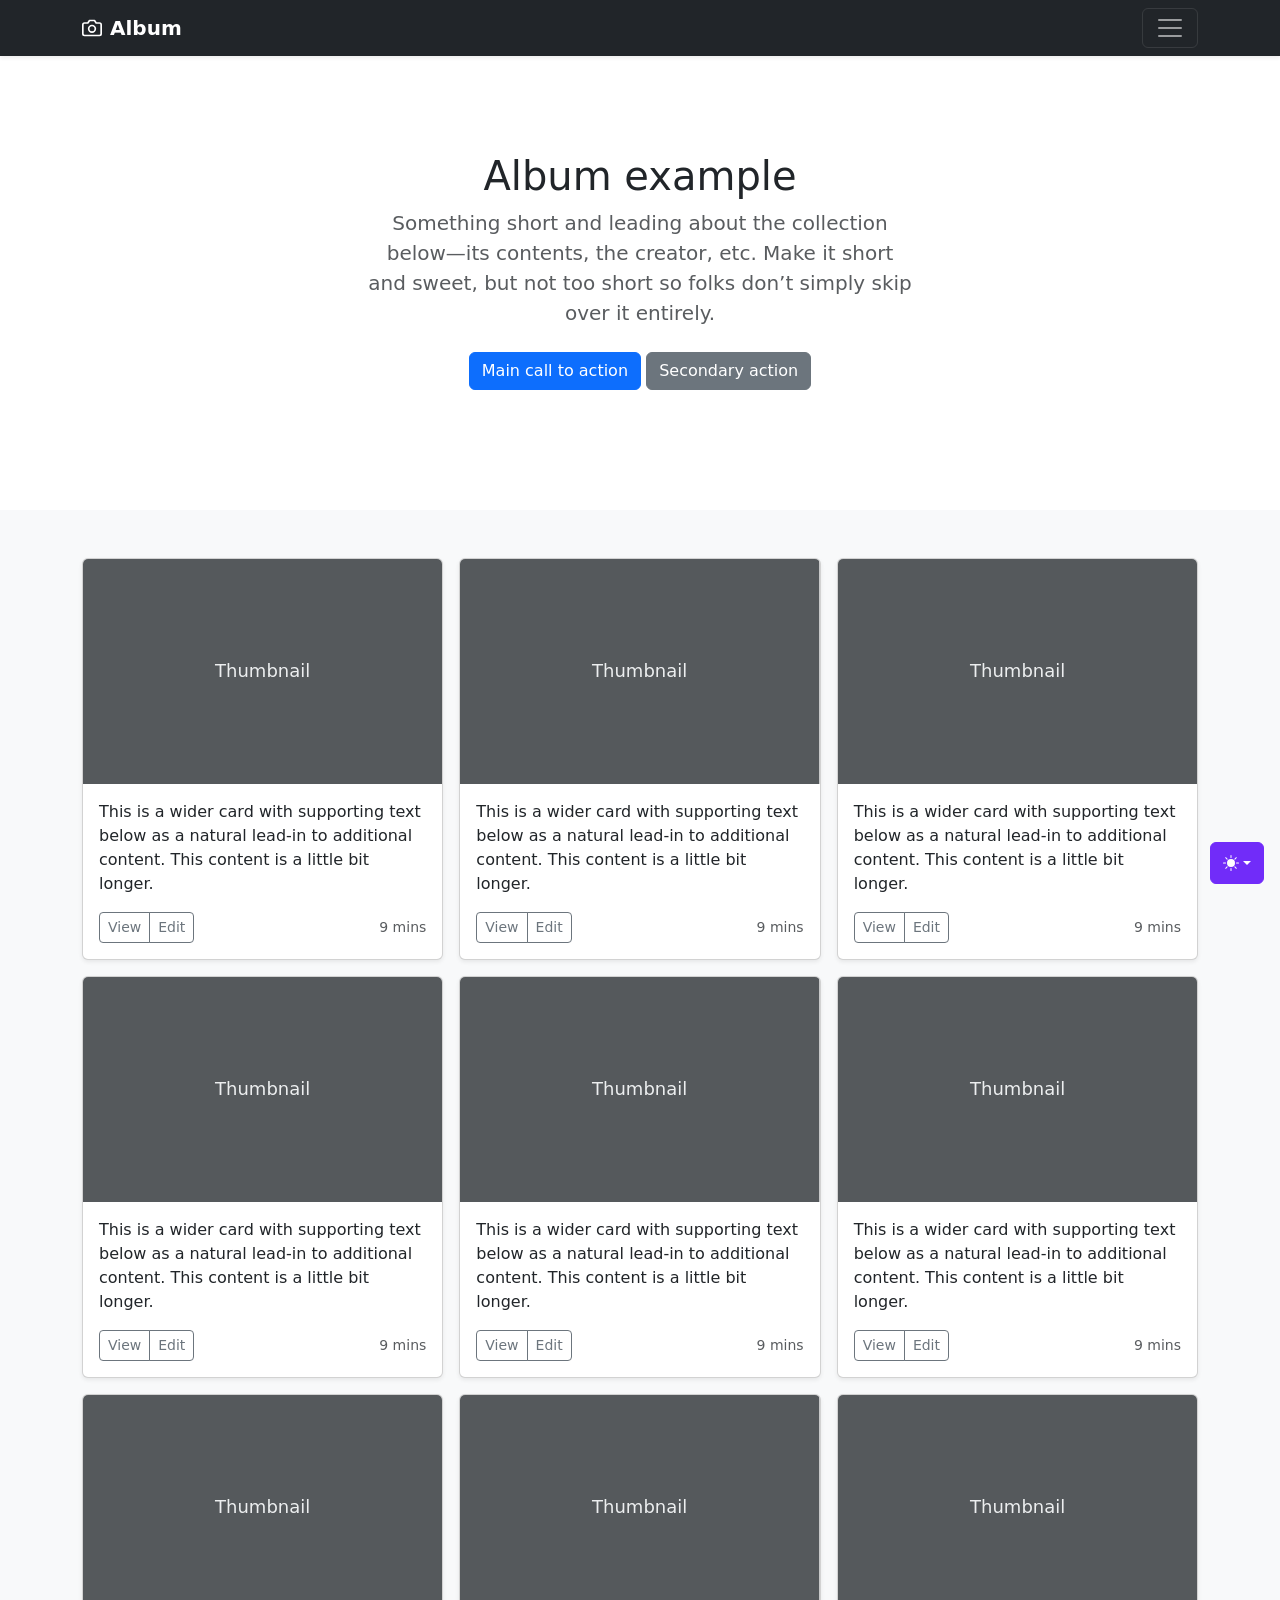
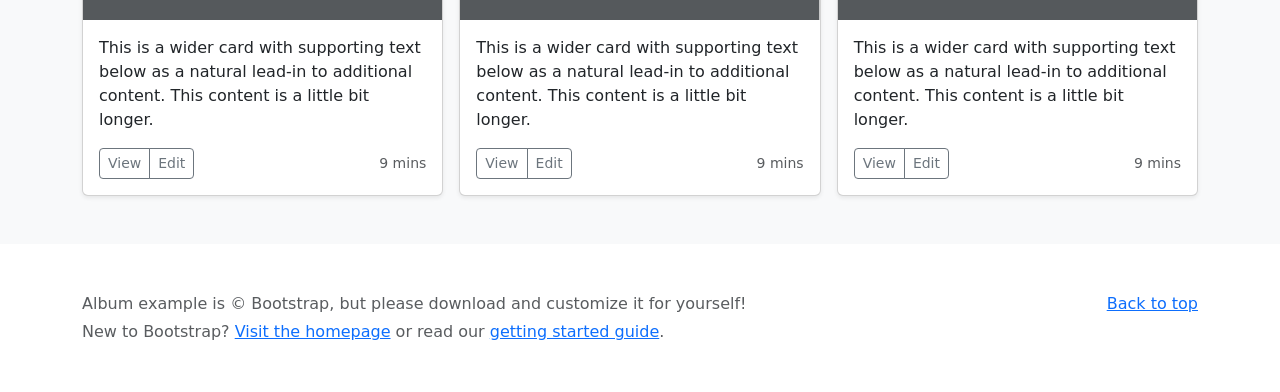
<file: bootstrap-5.3.8-examples/album/index.html>
<!doctype html>
<html lang="en" data-bs-theme="auto">
  <head>
    <meta charset="utf-8" />
    <meta name="viewport" content="width=device-width, initial-scale=1" />
    <meta name="description" content="" />
    <meta
      name="author"
      content="Mark Otto, Jacob Thornton, and Bootstrap contributors"
    />
    <meta name="generator" content="Astro v5.13.2" />
    <title>Album example · Bootstrap v5.3</title>
    <link
      rel="canonical"
      href="https://getbootstrap.com/docs/5.3/examples/album/"
    />
    <script src="../assets/js/color-modes.js"></script>
    <link href="../assets/dist/css/bootstrap.min.css" rel="stylesheet" />
    <meta name="theme-color" content="#712cf9" />
    <style>
      .bd-placeholder-img {
        font-size: 1.125rem;
        text-anchor: middle;
        -webkit-user-select: none;
        -moz-user-select: none;
        user-select: none;
      }
      @media (min-width: 768px) {
        .bd-placeholder-img-lg {
          font-size: 3.5rem;
        }
      }
      .b-example-divider {
        width: 100%;
        height: 3rem;
        background-color: #0000001a;
        border: solid rgba(0, 0, 0, 0.15);
        border-width: 1px 0;
        box-shadow:
          inset 0 0.5em 1.5em #0000001a,
          inset 0 0.125em 0.5em #00000026;
      }
      .b-example-vr {
        flex-shrink: 0;
        width: 1.5rem;
        height: 100vh;
      }
      .bi {
        vertical-align: -0.125em;
        fill: currentColor;
      }
      .nav-scroller {
        position: relative;
        z-index: 2;
        height: 2.75rem;
        overflow-y: hidden;
      }
      .nav-scroller .nav {
        display: flex;
        flex-wrap: nowrap;
        padding-bottom: 1rem;
        margin-top: -1px;
        overflow-x: auto;
        text-align: center;
        white-space: nowrap;
        -webkit-overflow-scrolling: touch;
      }
      .btn-bd-primary {
        --bd-violet-bg: #712cf9;
        --bd-violet-rgb: 112.520718, 44.062154, 249.437846;
        --bs-btn-font-weight: 600;
        --bs-btn-color: var(--bs-white);
        --bs-btn-bg: var(--bd-violet-bg);
        --bs-btn-border-color: var(--bd-violet-bg);
        --bs-btn-hover-color: var(--bs-white);
        --bs-btn-hover-bg: #6528e0;
        --bs-btn-hover-border-color: #6528e0;
        --bs-btn-focus-shadow-rgb: var(--bd-violet-rgb);
        --bs-btn-active-color: var(--bs-btn-hover-color);
        --bs-btn-active-bg: #5a23c8;
        --bs-btn-active-border-color: #5a23c8;
      }
      .bd-mode-toggle {
        z-index: 1500;
      }
      .bd-mode-toggle .bi {
        width: 1em;
        height: 1em;
      }
      .bd-mode-toggle .dropdown-menu .active .bi {
        display: block !important;
      }
    </style>
  </head>
  <body>
    <svg xmlns="http://www.w3.org/2000/svg" class="d-none">
      <symbol id="check2" viewBox="0 0 16 16">
        <path
          d="M13.854 3.646a.5.5 0 0 1 0 .708l-7 7a.5.5 0 0 1-.708 0l-3.5-3.5a.5.5 0 1 1 .708-.708L6.5 10.293l6.646-6.647a.5.5 0 0 1 .708 0z"
        ></path>
      </symbol>
      <symbol id="circle-half" viewBox="0 0 16 16">
        <path
          d="M8 15A7 7 0 1 0 8 1v14zm0 1A8 8 0 1 1 8 0a8 8 0 0 1 0 16z"
        ></path>
      </symbol>
      <symbol id="moon-stars-fill" viewBox="0 0 16 16">
        <path
          d="M6 .278a.768.768 0 0 1 .08.858 7.208 7.208 0 0 0-.878 3.46c0 4.021 3.278 7.277 7.318 7.277.527 0 1.04-.055 1.533-.16a.787.787 0 0 1 .81.316.733.733 0 0 1-.031.893A8.349 8.349 0 0 1 8.344 16C3.734 16 0 12.286 0 7.71 0 4.266 2.114 1.312 5.124.06A.752.752 0 0 1 6 .278z"
        ></path>
        <path
          d="M10.794 3.148a.217.217 0 0 1 .412 0l.387 1.162c.173.518.579.924 1.097 1.097l1.162.387a.217.217 0 0 1 0 .412l-1.162.387a1.734 1.734 0 0 0-1.097 1.097l-.387 1.162a.217.217 0 0 1-.412 0l-.387-1.162A1.734 1.734 0 0 0 9.31 6.593l-1.162-.387a.217.217 0 0 1 0-.412l1.162-.387a1.734 1.734 0 0 0 1.097-1.097l.387-1.162zM13.863.099a.145.145 0 0 1 .274 0l.258.774c.115.346.386.617.732.732l.774.258a.145.145 0 0 1 0 .274l-.774.258a1.156 1.156 0 0 0-.732.732l-.258.774a.145.145 0 0 1-.274 0l-.258-.774a1.156 1.156 0 0 0-.732-.732l-.774-.258a.145.145 0 0 1 0-.274l.774-.258c.346-.115.617-.386.732-.732L13.863.1z"
        ></path>
      </symbol>
      <symbol id="sun-fill" viewBox="0 0 16 16">
        <path
          d="M8 12a4 4 0 1 0 0-8 4 4 0 0 0 0 8zM8 0a.5.5 0 0 1 .5.5v2a.5.5 0 0 1-1 0v-2A.5.5 0 0 1 8 0zm0 13a.5.5 0 0 1 .5.5v2a.5.5 0 0 1-1 0v-2A.5.5 0 0 1 8 13zm8-5a.5.5 0 0 1-.5.5h-2a.5.5 0 0 1 0-1h2a.5.5 0 0 1 .5.5zM3 8a.5.5 0 0 1-.5.5h-2a.5.5 0 0 1 0-1h2A.5.5 0 0 1 3 8zm10.657-5.657a.5.5 0 0 1 0 .707l-1.414 1.415a.5.5 0 1 1-.707-.708l1.414-1.414a.5.5 0 0 1 .707 0zm-9.193 9.193a.5.5 0 0 1 0 .707L3.05 13.657a.5.5 0 0 1-.707-.707l1.414-1.414a.5.5 0 0 1 .707 0zm9.193 2.121a.5.5 0 0 1-.707 0l-1.414-1.414a.5.5 0 0 1 .707-.707l1.414 1.414a.5.5 0 0 1 0 .707zM4.464 4.465a.5.5 0 0 1-.707 0L2.343 3.05a.5.5 0 1 1 .707-.707l1.414 1.414a.5.5 0 0 1 0 .708z"
        ></path>
      </symbol>
    </svg>
    <div
      class="dropdown position-fixed bottom-0 end-0 mb-3 me-3 bd-mode-toggle"
    >
      <button
        class="btn btn-bd-primary py-2 dropdown-toggle d-flex align-items-center"
        id="bd-theme"
        type="button"
        aria-expanded="false"
        data-bs-toggle="dropdown"
        aria-label="Toggle theme (auto)"
      >
        <svg class="bi my-1 theme-icon-active" aria-hidden="true">
          <use href="#circle-half"></use>
        </svg>
        <span class="visually-hidden" id="bd-theme-text">Toggle theme</span>
      </button>
      <ul
        class="dropdown-menu dropdown-menu-end shadow"
        aria-labelledby="bd-theme-text"
      >
        <li>
          <button
            type="button"
            class="dropdown-item d-flex align-items-center"
            data-bs-theme-value="light"
            aria-pressed="false"
          >
            <svg class="bi me-2 opacity-50" aria-hidden="true">
              <use href="#sun-fill"></use>
            </svg>
            Light
            <svg class="bi ms-auto d-none" aria-hidden="true">
              <use href="#check2"></use>
            </svg>
          </button>
        </li>
        <li>
          <button
            type="button"
            class="dropdown-item d-flex align-items-center"
            data-bs-theme-value="dark"
            aria-pressed="false"
          >
            <svg class="bi me-2 opacity-50" aria-hidden="true">
              <use href="#moon-stars-fill"></use>
            </svg>
            Dark
            <svg class="bi ms-auto d-none" aria-hidden="true">
              <use href="#check2"></use>
            </svg>
          </button>
        </li>
        <li>
          <button
            type="button"
            class="dropdown-item d-flex align-items-center active"
            data-bs-theme-value="auto"
            aria-pressed="true"
          >
            <svg class="bi me-2 opacity-50" aria-hidden="true">
              <use href="#circle-half"></use>
            </svg>
            Auto
            <svg class="bi ms-auto d-none" aria-hidden="true">
              <use href="#check2"></use>
            </svg>
          </button>
        </li>
      </ul>
    </div>
    <header data-bs-theme="dark">
      <div class="collapse text-bg-dark" id="navbarHeader">
        <div class="container">
          <div class="row">
            <div class="col-sm-8 col-md-7 py-4">
              <h4>About</h4>
              <p class="text-body-secondary">
                Add some information about the album below, the author, or any
                other background context. Make it a few sentences long so folks
                can pick up some informative tidbits. Then, link them off to
                some social networking sites or contact information.
              </p>
            </div>
            <div class="col-sm-4 offset-md-1 py-4">
              <h4>Contact</h4>
              <ul class="list-unstyled">
                <li><a href="#" class="text-white">Follow on X</a></li>
                <li><a href="#" class="text-white">Like on Facebook</a></li>
                <li><a href="#" class="text-white">Email me</a></li>
              </ul>
            </div>
          </div>
        </div>
      </div>
      <div class="navbar navbar-dark bg-dark shadow-sm">
        <div class="container">
          <a href="#" class="navbar-brand d-flex align-items-center">
            <svg
              xmlns="http://www.w3.org/2000/svg"
              width="20"
              height="20"
              fill="none"
              stroke="currentColor"
              stroke-linecap="round"
              stroke-linejoin="round"
              stroke-width="2"
              aria-hidden="true"
              class="me-2"
              viewBox="0 0 24 24"
            >
              <path
                d="M23 19a2 2 0 0 1-2 2H3a2 2 0 0 1-2-2V8a2 2 0 0 1 2-2h4l2-3h6l2 3h4a2 2 0 0 1 2 2z"
              ></path>
              <circle cx="12" cy="13" r="4"></circle>
            </svg>
            <strong>Album</strong>
          </a>
          <button
            class="navbar-toggler"
            type="button"
            data-bs-toggle="collapse"
            data-bs-target="#navbarHeader"
            aria-controls="navbarHeader"
            aria-expanded="false"
            aria-label="Toggle navigation"
          >
            <span class="navbar-toggler-icon"></span>
          </button>
        </div>
      </div>
    </header>
    <main>
      <section class="py-5 text-center container">
        <div class="row py-lg-5">
          <div class="col-lg-6 col-md-8 mx-auto">
            <h1 class="fw-light">Album example</h1>
            <p class="lead text-body-secondary">
              Something short and leading about the collection below—its
              contents, the creator, etc. Make it short and sweet, but not too
              short so folks don’t simply skip over it entirely.
            </p>
            <p>
              <a href="#" class="btn btn-primary my-2">Main call to action</a>
              <a href="#" class="btn btn-secondary my-2">Secondary action</a>
            </p>
          </div>
        </div>
      </section>
      <div class="album py-5 bg-body-tertiary">
        <div class="container">
          <div class="row row-cols-1 row-cols-sm-2 row-cols-md-3 g-3">
            <div class="col">
              <div class="card shadow-sm">
                <svg
                  aria-label="Placeholder: Thumbnail"
                  class="bd-placeholder-img card-img-top"
                  height="225"
                  preserveAspectRatio="xMidYMid slice"
                  role="img"
                  width="100%"
                  xmlns="http://www.w3.org/2000/svg"
                >
                  <title>Placeholder</title>
                  <rect width="100%" height="100%" fill="#55595c"></rect>
                  <text x="50%" y="50%" fill="#eceeef" dy=".3em">
                    Thumbnail
                  </text>
                </svg>
                <div class="card-body">
                  <p class="card-text">
                    This is a wider card with supporting text below as a natural
                    lead-in to additional content. This content is a little bit
                    longer.
                  </p>
                  <div
                    class="d-flex justify-content-between align-items-center"
                  >
                    <div class="btn-group">
                      <button
                        type="button"
                        class="btn btn-sm btn-outline-secondary"
                      >
                        View
                      </button>
                      <button
                        type="button"
                        class="btn btn-sm btn-outline-secondary"
                      >
                        Edit
                      </button>
                    </div>
                    <small class="text-body-secondary">9 mins</small>
                  </div>
                </div>
              </div>
            </div>
            <div class="col">
              <div class="card shadow-sm">
                <svg
                  aria-label="Placeholder: Thumbnail"
                  class="bd-placeholder-img card-img-top"
                  height="225"
                  preserveAspectRatio="xMidYMid slice"
                  role="img"
                  width="100%"
                  xmlns="http://www.w3.org/2000/svg"
                >
                  <title>Placeholder</title>
                  <rect width="100%" height="100%" fill="#55595c"></rect>
                  <text x="50%" y="50%" fill="#eceeef" dy=".3em">
                    Thumbnail
                  </text>
                </svg>
                <div class="card-body">
                  <p class="card-text">
                    This is a wider card with supporting text below as a natural
                    lead-in to additional content. This content is a little bit
                    longer.
                  </p>
                  <div
                    class="d-flex justify-content-between align-items-center"
                  >
                    <div class="btn-group">
                      <button
                        type="button"
                        class="btn btn-sm btn-outline-secondary"
                      >
                        View
                      </button>
                      <button
                        type="button"
                        class="btn btn-sm btn-outline-secondary"
                      >
                        Edit
                      </button>
                    </div>
                    <small class="text-body-secondary">9 mins</small>
                  </div>
                </div>
              </div>
            </div>
            <div class="col">
              <div class="card shadow-sm">
                <svg
                  aria-label="Placeholder: Thumbnail"
                  class="bd-placeholder-img card-img-top"
                  height="225"
                  preserveAspectRatio="xMidYMid slice"
                  role="img"
                  width="100%"
                  xmlns="http://www.w3.org/2000/svg"
                >
                  <title>Placeholder</title>
                  <rect width="100%" height="100%" fill="#55595c"></rect>
                  <text x="50%" y="50%" fill="#eceeef" dy=".3em">
                    Thumbnail
                  </text>
                </svg>
                <div class="card-body">
                  <p class="card-text">
                    This is a wider card with supporting text below as a natural
                    lead-in to additional content. This content is a little bit
                    longer.
                  </p>
                  <div
                    class="d-flex justify-content-between align-items-center"
                  >
                    <div class="btn-group">
                      <button
                        type="button"
                        class="btn btn-sm btn-outline-secondary"
                      >
                        View
                      </button>
                      <button
                        type="button"
                        class="btn btn-sm btn-outline-secondary"
                      >
                        Edit
                      </button>
                    </div>
                    <small class="text-body-secondary">9 mins</small>
                  </div>
                </div>
              </div>
            </div>
            <div class="col">
              <div class="card shadow-sm">
                <svg
                  aria-label="Placeholder: Thumbnail"
                  class="bd-placeholder-img card-img-top"
                  height="225"
                  preserveAspectRatio="xMidYMid slice"
                  role="img"
                  width="100%"
                  xmlns="http://www.w3.org/2000/svg"
                >
                  <title>Placeholder</title>
                  <rect width="100%" height="100%" fill="#55595c"></rect>
                  <text x="50%" y="50%" fill="#eceeef" dy=".3em">
                    Thumbnail
                  </text>
                </svg>
                <div class="card-body">
                  <p class="card-text">
                    This is a wider card with supporting text below as a natural
                    lead-in to additional content. This content is a little bit
                    longer.
                  </p>
                  <div
                    class="d-flex justify-content-between align-items-center"
                  >
                    <div class="btn-group">
                      <button
                        type="button"
                        class="btn btn-sm btn-outline-secondary"
                      >
                        View
                      </button>
                      <button
                        type="button"
                        class="btn btn-sm btn-outline-secondary"
                      >
                        Edit
                      </button>
                    </div>
                    <small class="text-body-secondary">9 mins</small>
                  </div>
                </div>
              </div>
            </div>
            <div class="col">
              <div class="card shadow-sm">
                <svg
                  aria-label="Placeholder: Thumbnail"
                  class="bd-placeholder-img card-img-top"
                  height="225"
                  preserveAspectRatio="xMidYMid slice"
                  role="img"
                  width="100%"
                  xmlns="http://www.w3.org/2000/svg"
                >
                  <title>Placeholder</title>
                  <rect width="100%" height="100%" fill="#55595c"></rect>
                  <text x="50%" y="50%" fill="#eceeef" dy=".3em">
                    Thumbnail
                  </text>
                </svg>
                <div class="card-body">
                  <p class="card-text">
                    This is a wider card with supporting text below as a natural
                    lead-in to additional content. This content is a little bit
                    longer.
                  </p>
                  <div
                    class="d-flex justify-content-between align-items-center"
                  >
                    <div class="btn-group">
                      <button
                        type="button"
                        class="btn btn-sm btn-outline-secondary"
                      >
                        View
                      </button>
                      <button
                        type="button"
                        class="btn btn-sm btn-outline-secondary"
                      >
                        Edit
                      </button>
                    </div>
                    <small class="text-body-secondary">9 mins</small>
                  </div>
                </div>
              </div>
            </div>
            <div class="col">
              <div class="card shadow-sm">
                <svg
                  aria-label="Placeholder: Thumbnail"
                  class="bd-placeholder-img card-img-top"
                  height="225"
                  preserveAspectRatio="xMidYMid slice"
                  role="img"
                  width="100%"
                  xmlns="http://www.w3.org/2000/svg"
                >
                  <title>Placeholder</title>
                  <rect width="100%" height="100%" fill="#55595c"></rect>
                  <text x="50%" y="50%" fill="#eceeef" dy=".3em">
                    Thumbnail
                  </text>
                </svg>
                <div class="card-body">
                  <p class="card-text">
                    This is a wider card with supporting text below as a natural
                    lead-in to additional content. This content is a little bit
                    longer.
                  </p>
                  <div
                    class="d-flex justify-content-between align-items-center"
                  >
                    <div class="btn-group">
                      <button
                        type="button"
                        class="btn btn-sm btn-outline-secondary"
                      >
                        View
                      </button>
                      <button
                        type="button"
                        class="btn btn-sm btn-outline-secondary"
                      >
                        Edit
                      </button>
                    </div>
                    <small class="text-body-secondary">9 mins</small>
                  </div>
                </div>
              </div>
            </div>
            <div class="col">
              <div class="card shadow-sm">
                <svg
                  aria-label="Placeholder: Thumbnail"
                  class="bd-placeholder-img card-img-top"
                  height="225"
                  preserveAspectRatio="xMidYMid slice"
                  role="img"
                  width="100%"
                  xmlns="http://www.w3.org/2000/svg"
                >
                  <title>Placeholder</title>
                  <rect width="100%" height="100%" fill="#55595c"></rect>
                  <text x="50%" y="50%" fill="#eceeef" dy=".3em">
                    Thumbnail
                  </text>
                </svg>
                <div class="card-body">
                  <p class="card-text">
                    This is a wider card with supporting text below as a natural
                    lead-in to additional content. This content is a little bit
                    longer.
                  </p>
                  <div
                    class="d-flex justify-content-between align-items-center"
                  >
                    <div class="btn-group">
                      <button
                        type="button"
                        class="btn btn-sm btn-outline-secondary"
                      >
                        View
                      </button>
                      <button
                        type="button"
                        class="btn btn-sm btn-outline-secondary"
                      >
                        Edit
                      </button>
                    </div>
                    <small class="text-body-secondary">9 mins</small>
                  </div>
                </div>
              </div>
            </div>
            <div class="col">
              <div class="card shadow-sm">
                <svg
                  aria-label="Placeholder: Thumbnail"
                  class="bd-placeholder-img card-img-top"
                  height="225"
                  preserveAspectRatio="xMidYMid slice"
                  role="img"
                  width="100%"
                  xmlns="http://www.w3.org/2000/svg"
                >
                  <title>Placeholder</title>
                  <rect width="100%" height="100%" fill="#55595c"></rect>
                  <text x="50%" y="50%" fill="#eceeef" dy=".3em">
                    Thumbnail
                  </text>
                </svg>
                <div class="card-body">
                  <p class="card-text">
                    This is a wider card with supporting text below as a natural
                    lead-in to additional content. This content is a little bit
                    longer.
                  </p>
                  <div
                    class="d-flex justify-content-between align-items-center"
                  >
                    <div class="btn-group">
                      <button
                        type="button"
                        class="btn btn-sm btn-outline-secondary"
                      >
                        View
                      </button>
                      <button
                        type="button"
                        class="btn btn-sm btn-outline-secondary"
                      >
                        Edit
                      </button>
                    </div>
                    <small class="text-body-secondary">9 mins</small>
                  </div>
                </div>
              </div>
            </div>
            <div class="col">
              <div class="card shadow-sm">
                <svg
                  aria-label="Placeholder: Thumbnail"
                  class="bd-placeholder-img card-img-top"
                  height="225"
                  preserveAspectRatio="xMidYMid slice"
                  role="img"
                  width="100%"
                  xmlns="http://www.w3.org/2000/svg"
                >
                  <title>Placeholder</title>
                  <rect width="100%" height="100%" fill="#55595c"></rect>
                  <text x="50%" y="50%" fill="#eceeef" dy=".3em">
                    Thumbnail
                  </text>
                </svg>
                <div class="card-body">
                  <p class="card-text">
                    This is a wider card with supporting text below as a natural
                    lead-in to additional content. This content is a little bit
                    longer.
                  </p>
                  <div
                    class="d-flex justify-content-between align-items-center"
                  >
                    <div class="btn-group">
                      <button
                        type="button"
                        class="btn btn-sm btn-outline-secondary"
                      >
                        View
                      </button>
                      <button
                        type="button"
                        class="btn btn-sm btn-outline-secondary"
                      >
                        Edit
                      </button>
                    </div>
                    <small class="text-body-secondary">9 mins</small>
                  </div>
                </div>
              </div>
            </div>
          </div>
        </div>
      </div>
    </main>
    <footer class="text-body-secondary py-5">
      <div class="container">
        <p class="float-end mb-1"><a href="#">Back to top</a></p>
        <p class="mb-1">
          Album example is &copy; Bootstrap, but please download and customize
          it for yourself!
        </p>
        <p class="mb-0">
          New to Bootstrap? <a href="/">Visit the homepage</a> or read our
          <a href="../getting-started/introduction">getting started guide</a>.
        </p>
      </div>
    </footer>
    <script
      src="../assets/dist/js/bootstrap.bundle.min.js"
      class="astro-vvvwv3sm"
    ></script>
  </body>
</html>
</file>
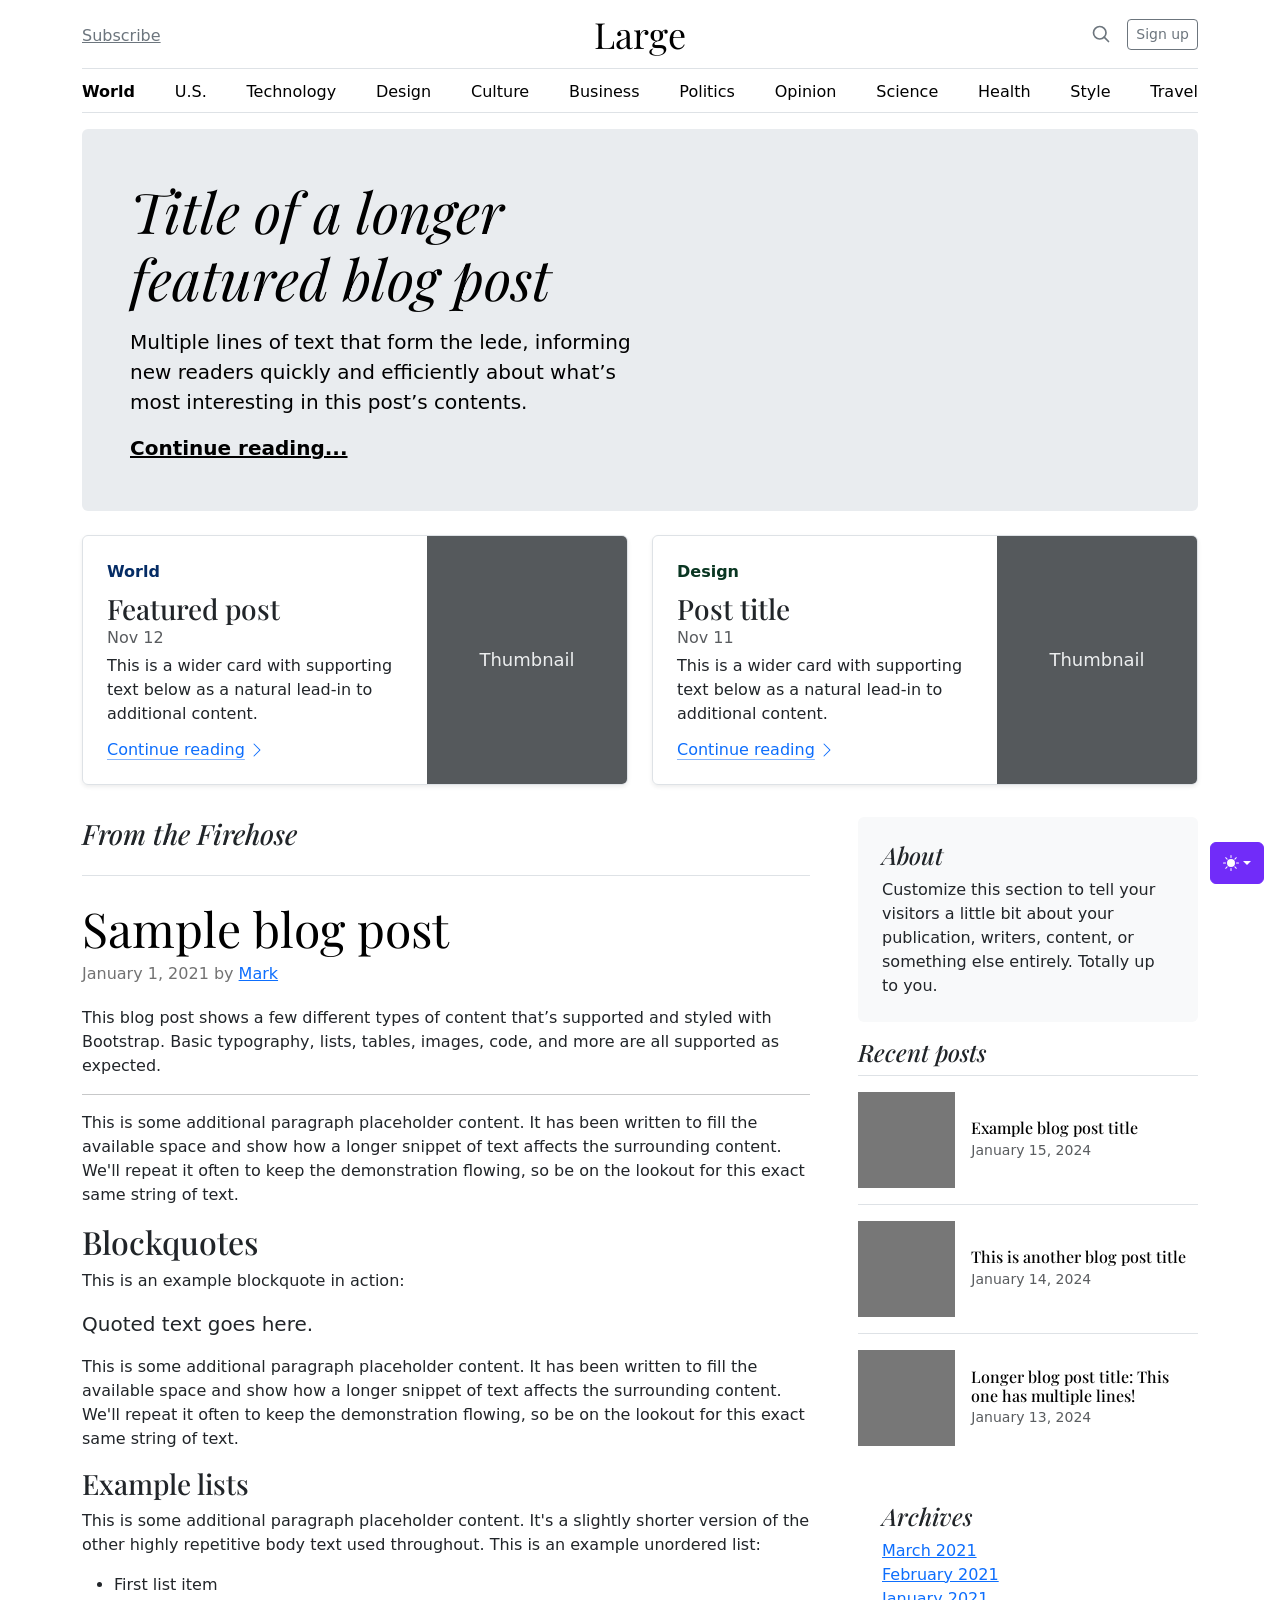
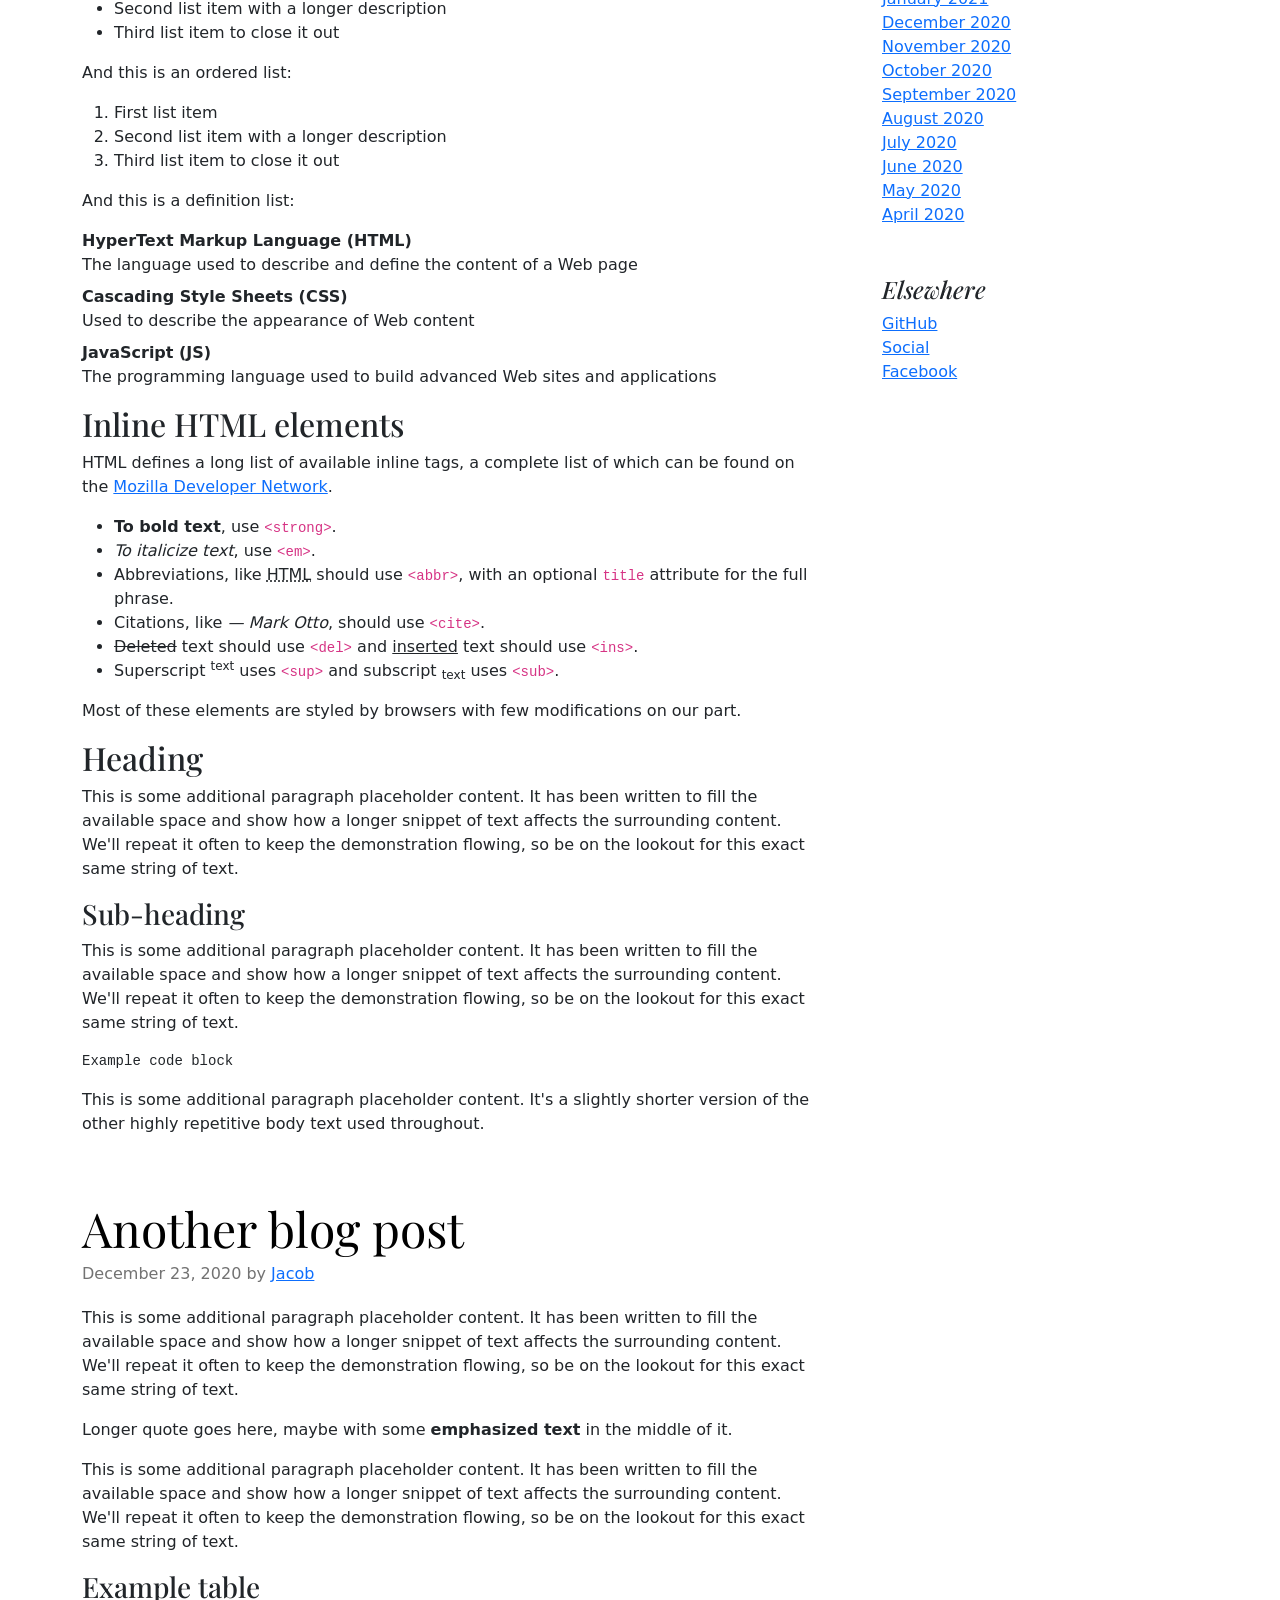
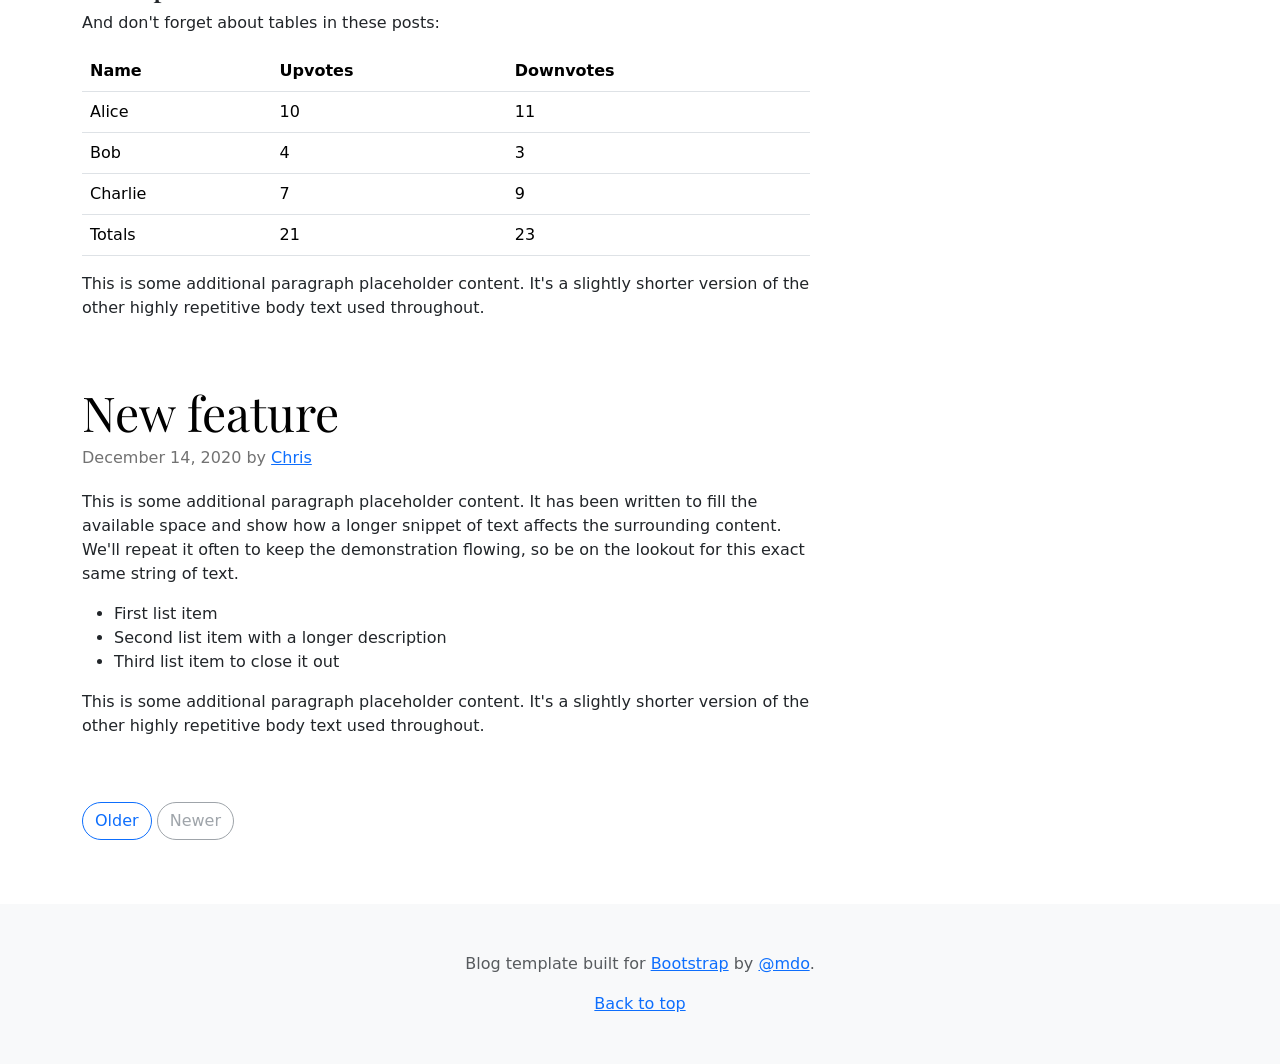
<file: bootstrap-5.3.8-examples/blog/index.html>
<!doctype html>
<html lang="en" data-bs-theme="auto">
  <head>
    <meta charset="utf-8" />
    <meta name="viewport" content="width=device-width, initial-scale=1" />
    <meta name="description" content="" />
    <meta
      name="author"
      content="Mark Otto, Jacob Thornton, and Bootstrap contributors"
    />
    <meta name="generator" content="Astro v5.13.2" />
    <title>Blog Template · Bootstrap v5.3</title>
    <link
      rel="canonical"
      href="https://getbootstrap.com/docs/5.3/examples/blog/"
    />
    <script src="../assets/js/color-modes.js"></script>
    <link href="../assets/dist/css/bootstrap.min.css" rel="stylesheet" />
    <meta name="theme-color" content="#712cf9" />
    <link
      href="https://fonts.googleapis.com/css?family=Playfair+Display:700,900&display=swap"
      rel="stylesheet"
    />
    <link href="blog.css" rel="stylesheet" />
    <style>
      .bd-placeholder-img {
        font-size: 1.125rem;
        text-anchor: middle;
        -webkit-user-select: none;
        -moz-user-select: none;
        user-select: none;
      }
      @media (min-width: 768px) {
        .bd-placeholder-img-lg {
          font-size: 3.5rem;
        }
      }
      .b-example-divider {
        width: 100%;
        height: 3rem;
        background-color: #0000001a;
        border: solid rgba(0, 0, 0, 0.15);
        border-width: 1px 0;
        box-shadow:
          inset 0 0.5em 1.5em #0000001a,
          inset 0 0.125em 0.5em #00000026;
      }
      .b-example-vr {
        flex-shrink: 0;
        width: 1.5rem;
        height: 100vh;
      }
      .bi {
        vertical-align: -0.125em;
        fill: currentColor;
      }
      .nav-scroller {
        position: relative;
        z-index: 2;
        height: 2.75rem;
        overflow-y: hidden;
      }
      .nav-scroller .nav {
        display: flex;
        flex-wrap: nowrap;
        padding-bottom: 1rem;
        margin-top: -1px;
        overflow-x: auto;
        text-align: center;
        white-space: nowrap;
        -webkit-overflow-scrolling: touch;
      }
      .btn-bd-primary {
        --bd-violet-bg: #712cf9;
        --bd-violet-rgb: 112.520718, 44.062154, 249.437846;
        --bs-btn-font-weight: 600;
        --bs-btn-color: var(--bs-white);
        --bs-btn-bg: var(--bd-violet-bg);
        --bs-btn-border-color: var(--bd-violet-bg);
        --bs-btn-hover-color: var(--bs-white);
        --bs-btn-hover-bg: #6528e0;
        --bs-btn-hover-border-color: #6528e0;
        --bs-btn-focus-shadow-rgb: var(--bd-violet-rgb);
        --bs-btn-active-color: var(--bs-btn-hover-color);
        --bs-btn-active-bg: #5a23c8;
        --bs-btn-active-border-color: #5a23c8;
      }
      .bd-mode-toggle {
        z-index: 1500;
      }
      .bd-mode-toggle .bi {
        width: 1em;
        height: 1em;
      }
      .bd-mode-toggle .dropdown-menu .active .bi {
        display: block !important;
      }
    </style>
  </head>
  <body>
    <svg xmlns="http://www.w3.org/2000/svg" class="d-none">
      <symbol id="check2" viewBox="0 0 16 16">
        <path
          d="M13.854 3.646a.5.5 0 0 1 0 .708l-7 7a.5.5 0 0 1-.708 0l-3.5-3.5a.5.5 0 1 1 .708-.708L6.5 10.293l6.646-6.647a.5.5 0 0 1 .708 0z"
        ></path>
      </symbol>
      <symbol id="circle-half" viewBox="0 0 16 16">
        <path
          d="M8 15A7 7 0 1 0 8 1v14zm0 1A8 8 0 1 1 8 0a8 8 0 0 1 0 16z"
        ></path>
      </symbol>
      <symbol id="moon-stars-fill" viewBox="0 0 16 16">
        <path
          d="M6 .278a.768.768 0 0 1 .08.858 7.208 7.208 0 0 0-.878 3.46c0 4.021 3.278 7.277 7.318 7.277.527 0 1.04-.055 1.533-.16a.787.787 0 0 1 .81.316.733.733 0 0 1-.031.893A8.349 8.349 0 0 1 8.344 16C3.734 16 0 12.286 0 7.71 0 4.266 2.114 1.312 5.124.06A.752.752 0 0 1 6 .278z"
        ></path>
        <path
          d="M10.794 3.148a.217.217 0 0 1 .412 0l.387 1.162c.173.518.579.924 1.097 1.097l1.162.387a.217.217 0 0 1 0 .412l-1.162.387a1.734 1.734 0 0 0-1.097 1.097l-.387 1.162a.217.217 0 0 1-.412 0l-.387-1.162A1.734 1.734 0 0 0 9.31 6.593l-1.162-.387a.217.217 0 0 1 0-.412l1.162-.387a1.734 1.734 0 0 0 1.097-1.097l.387-1.162zM13.863.099a.145.145 0 0 1 .274 0l.258.774c.115.346.386.617.732.732l.774.258a.145.145 0 0 1 0 .274l-.774.258a1.156 1.156 0 0 0-.732.732l-.258.774a.145.145 0 0 1-.274 0l-.258-.774a1.156 1.156 0 0 0-.732-.732l-.774-.258a.145.145 0 0 1 0-.274l.774-.258c.346-.115.617-.386.732-.732L13.863.1z"
        ></path>
      </symbol>
      <symbol id="sun-fill" viewBox="0 0 16 16">
        <path
          d="M8 12a4 4 0 1 0 0-8 4 4 0 0 0 0 8zM8 0a.5.5 0 0 1 .5.5v2a.5.5 0 0 1-1 0v-2A.5.5 0 0 1 8 0zm0 13a.5.5 0 0 1 .5.5v2a.5.5 0 0 1-1 0v-2A.5.5 0 0 1 8 13zm8-5a.5.5 0 0 1-.5.5h-2a.5.5 0 0 1 0-1h2a.5.5 0 0 1 .5.5zM3 8a.5.5 0 0 1-.5.5h-2a.5.5 0 0 1 0-1h2A.5.5 0 0 1 3 8zm10.657-5.657a.5.5 0 0 1 0 .707l-1.414 1.415a.5.5 0 1 1-.707-.708l1.414-1.414a.5.5 0 0 1 .707 0zm-9.193 9.193a.5.5 0 0 1 0 .707L3.05 13.657a.5.5 0 0 1-.707-.707l1.414-1.414a.5.5 0 0 1 .707 0zm9.193 2.121a.5.5 0 0 1-.707 0l-1.414-1.414a.5.5 0 0 1 .707-.707l1.414 1.414a.5.5 0 0 1 0 .707zM4.464 4.465a.5.5 0 0 1-.707 0L2.343 3.05a.5.5 0 1 1 .707-.707l1.414 1.414a.5.5 0 0 1 0 .708z"
        ></path>
      </symbol>
    </svg>
    <div
      class="dropdown position-fixed bottom-0 end-0 mb-3 me-3 bd-mode-toggle"
    >
      <button
        class="btn btn-bd-primary py-2 dropdown-toggle d-flex align-items-center"
        id="bd-theme"
        type="button"
        aria-expanded="false"
        data-bs-toggle="dropdown"
        aria-label="Toggle theme (auto)"
      >
        <svg class="bi my-1 theme-icon-active" aria-hidden="true">
          <use href="#circle-half"></use>
        </svg>
        <span class="visually-hidden" id="bd-theme-text">Toggle theme</span>
      </button>
      <ul
        class="dropdown-menu dropdown-menu-end shadow"
        aria-labelledby="bd-theme-text"
      >
        <li>
          <button
            type="button"
            class="dropdown-item d-flex align-items-center"
            data-bs-theme-value="light"
            aria-pressed="false"
          >
            <svg class="bi me-2 opacity-50" aria-hidden="true">
              <use href="#sun-fill"></use>
            </svg>
            Light
            <svg class="bi ms-auto d-none" aria-hidden="true">
              <use href="#check2"></use>
            </svg>
          </button>
        </li>
        <li>
          <button
            type="button"
            class="dropdown-item d-flex align-items-center"
            data-bs-theme-value="dark"
            aria-pressed="false"
          >
            <svg class="bi me-2 opacity-50" aria-hidden="true">
              <use href="#moon-stars-fill"></use>
            </svg>
            Dark
            <svg class="bi ms-auto d-none" aria-hidden="true">
              <use href="#check2"></use>
            </svg>
          </button>
        </li>
        <li>
          <button
            type="button"
            class="dropdown-item d-flex align-items-center active"
            data-bs-theme-value="auto"
            aria-pressed="true"
          >
            <svg class="bi me-2 opacity-50" aria-hidden="true">
              <use href="#circle-half"></use>
            </svg>
            Auto
            <svg class="bi ms-auto d-none" aria-hidden="true">
              <use href="#check2"></use>
            </svg>
          </button>
        </li>
      </ul>
    </div>
    <svg xmlns="http://www.w3.org/2000/svg" class="d-none">
      <symbol
        id="aperture"
        fill="none"
        stroke="currentColor"
        stroke-linecap="round"
        stroke-linejoin="round"
        stroke-width="2"
        viewBox="0 0 24 24"
      >
        <circle cx="12" cy="12" r="10"></circle>
        <path
          d="M14.31 8l5.74 9.94M9.69 8h11.48M7.38 12l5.74-9.94M9.69 16L3.95 6.06M14.31 16H2.83m13.79-4l-5.74 9.94"
        ></path>
      </symbol>
      <symbol id="cart" viewBox="0 0 16 16">
        <path
          d="M0 1.5A.5.5 0 0 1 .5 1H2a.5.5 0 0 1 .485.379L2.89 3H14.5a.5.5 0 0 1 .49.598l-1 5a.5.5 0 0 1-.465.401l-9.397.472L4.415 11H13a.5.5 0 0 1 0 1H4a.5.5 0 0 1-.491-.408L2.01 3.607 1.61 2H.5a.5.5 0 0 1-.5-.5zM3.102 4l.84 4.479 9.144-.459L13.89 4H3.102zM5 12a2 2 0 1 0 0 4 2 2 0 0 0 0-4zm7 0a2 2 0 1 0 0 4 2 2 0 0 0 0-4zm-7 1a1 1 0 1 1 0 2 1 1 0 0 1 0-2zm7 0a1 1 0 1 1 0 2 1 1 0 0 1 0-2z"
        ></path>
      </symbol>
      <symbol id="chevron-right" viewBox="0 0 16 16">
        <path
          fill-rule="evenodd"
          d="M4.646 1.646a.5.5 0 0 1 .708 0l6 6a.5.5 0 0 1 0 .708l-6 6a.5.5 0 0 1-.708-.708L10.293 8 4.646 2.354a.5.5 0 0 1 0-.708z"
        ></path>
      </symbol>
    </svg>
    <div class="container">
      <header class="border-bottom lh-1 py-3">
        <div class="row flex-nowrap justify-content-between align-items-center">
          <div class="col-4 pt-1">
            <a class="link-secondary" href="#">Subscribe</a>
          </div>
          <div class="col-4 text-center">
            <a
              class="blog-header-logo text-body-emphasis text-decoration-none"
              href="#"
              >Large</a
            >
          </div>
          <div class="col-4 d-flex justify-content-end align-items-center">
            <a class="link-secondary" href="#" aria-label="Search">
              <svg
                xmlns="http://www.w3.org/2000/svg"
                width="20"
                height="20"
                fill="none"
                stroke="currentColor"
                stroke-linecap="round"
                stroke-linejoin="round"
                stroke-width="2"
                class="mx-3"
                role="img"
                viewBox="0 0 24 24"
              >
                <title>Search</title>
                <circle cx="10.5" cy="10.5" r="7.5"></circle>
                <path d="M21 21l-5.2-5.2"></path>
              </svg>
            </a>
            <a class="btn btn-sm btn-outline-secondary" href="#">Sign up</a>
          </div>
        </div>
      </header>
      <div class="nav-scroller py-1 mb-3 border-bottom">
        <nav class="nav nav-underline justify-content-between">
          <a class="nav-item nav-link link-body-emphasis active" href="#"
            >World</a
          >
          <a class="nav-item nav-link link-body-emphasis" href="#">U.S.</a>
          <a class="nav-item nav-link link-body-emphasis" href="#"
            >Technology</a
          >
          <a class="nav-item nav-link link-body-emphasis" href="#">Design</a>
          <a class="nav-item nav-link link-body-emphasis" href="#">Culture</a>
          <a class="nav-item nav-link link-body-emphasis" href="#">Business</a>
          <a class="nav-item nav-link link-body-emphasis" href="#">Politics</a>
          <a class="nav-item nav-link link-body-emphasis" href="#">Opinion</a>
          <a class="nav-item nav-link link-body-emphasis" href="#">Science</a>
          <a class="nav-item nav-link link-body-emphasis" href="#">Health</a>
          <a class="nav-item nav-link link-body-emphasis" href="#">Style</a>
          <a class="nav-item nav-link link-body-emphasis" href="#">Travel</a>
        </nav>
      </div>
    </div>
    <main class="container">
      <div class="p-4 p-md-5 mb-4 rounded text-body-emphasis bg-body-secondary">
        <div class="col-lg-6 px-0">
          <h1 class="display-4 fst-italic">
            Title of a longer featured blog post
          </h1>
          <p class="lead my-3">
            Multiple lines of text that form the lede, informing new readers
            quickly and efficiently about what’s most interesting in this post’s
            contents.
          </p>
          <p class="lead mb-0">
            <a href="#" class="text-body-emphasis fw-bold"
              >Continue reading...</a
            >
          </p>
        </div>
      </div>
      <div class="row mb-2">
        <div class="col-md-6">
          <div
            class="row g-0 border rounded overflow-hidden flex-md-row mb-4 shadow-sm h-md-250 position-relative"
          >
            <div class="col p-4 d-flex flex-column position-static">
              <strong class="d-inline-block mb-2 text-primary-emphasis"
                >World</strong
              >
              <h3 class="mb-0">Featured post</h3>
              <div class="mb-1 text-body-secondary">Nov 12</div>
              <p class="card-text mb-auto">
                This is a wider card with supporting text below as a natural
                lead-in to additional content.
              </p>
              <a
                href="#"
                class="icon-link gap-1 icon-link-hover stretched-link"
              >
                Continue reading
                <svg class="bi" aria-hidden="true">
                  <use xlink:href="#chevron-right"></use>
                </svg>
              </a>
            </div>
            <div class="col-auto d-none d-lg-block">
              <svg
                aria-label="Placeholder: Thumbnail"
                class="bd-placeholder-img"
                height="250"
                preserveAspectRatio="xMidYMid slice"
                role="img"
                width="200"
                xmlns="http://www.w3.org/2000/svg"
              >
                <title>Placeholder</title>
                <rect width="100%" height="100%" fill="#55595c"></rect>
                <text x="50%" y="50%" fill="#eceeef" dy=".3em">Thumbnail</text>
              </svg>
            </div>
          </div>
        </div>
        <div class="col-md-6">
          <div
            class="row g-0 border rounded overflow-hidden flex-md-row mb-4 shadow-sm h-md-250 position-relative"
          >
            <div class="col p-4 d-flex flex-column position-static">
              <strong class="d-inline-block mb-2 text-success-emphasis"
                >Design</strong
              >
              <h3 class="mb-0">Post title</h3>
              <div class="mb-1 text-body-secondary">Nov 11</div>
              <p class="mb-auto">
                This is a wider card with supporting text below as a natural
                lead-in to additional content.
              </p>
              <a
                href="#"
                class="icon-link gap-1 icon-link-hover stretched-link"
              >
                Continue reading
                <svg class="bi" aria-hidden="true">
                  <use xlink:href="#chevron-right"></use>
                </svg>
              </a>
            </div>
            <div class="col-auto d-none d-lg-block">
              <svg
                aria-label="Placeholder: Thumbnail"
                class="bd-placeholder-img"
                height="250"
                preserveAspectRatio="xMidYMid slice"
                role="img"
                width="200"
                xmlns="http://www.w3.org/2000/svg"
              >
                <title>Placeholder</title>
                <rect width="100%" height="100%" fill="#55595c"></rect>
                <text x="50%" y="50%" fill="#eceeef" dy=".3em">Thumbnail</text>
              </svg>
            </div>
          </div>
        </div>
      </div>
      <div class="row g-5">
        <div class="col-md-8">
          <h3 class="pb-4 mb-4 fst-italic border-bottom">From the Firehose</h3>
          <article class="blog-post">
            <h2 class="display-5 link-body-emphasis mb-1">Sample blog post</h2>
            <p class="blog-post-meta">
              January 1, 2021 by <a href="#">Mark</a>
            </p>
            <p>
              This blog post shows a few different types of content that’s
              supported and styled with Bootstrap. Basic typography, lists,
              tables, images, code, and more are all supported as expected.
            </p>
            <hr />
            <p>
              This is some additional paragraph placeholder content. It has been
              written to fill the available space and show how a longer snippet
              of text affects the surrounding content. We'll repeat it often to
              keep the demonstration flowing, so be on the lookout for this
              exact same string of text.
            </p>
            <h2>Blockquotes</h2>
            <p>This is an example blockquote in action:</p>
            <blockquote class="blockquote">
              <p>Quoted text goes here.</p>
            </blockquote>
            <p>
              This is some additional paragraph placeholder content. It has been
              written to fill the available space and show how a longer snippet
              of text affects the surrounding content. We'll repeat it often to
              keep the demonstration flowing, so be on the lookout for this
              exact same string of text.
            </p>
            <h3>Example lists</h3>
            <p>
              This is some additional paragraph placeholder content. It's a
              slightly shorter version of the other highly repetitive body text
              used throughout. This is an example unordered list:
            </p>
            <ul>
              <li>First list item</li>
              <li>Second list item with a longer description</li>
              <li>Third list item to close it out</li>
            </ul>
            <p>And this is an ordered list:</p>
            <ol>
              <li>First list item</li>
              <li>Second list item with a longer description</li>
              <li>Third list item to close it out</li>
            </ol>
            <p>And this is a definition list:</p>
            <dl>
              <dt>HyperText Markup Language (HTML)</dt>
              <dd>
                The language used to describe and define the content of a Web
                page
              </dd>
              <dt>Cascading Style Sheets (CSS)</dt>
              <dd>Used to describe the appearance of Web content</dd>
              <dt>JavaScript (JS)</dt>
              <dd>
                The programming language used to build advanced Web sites and
                applications
              </dd>
            </dl>
            <h2>Inline HTML elements</h2>
            <p>
              HTML defines a long list of available inline tags, a complete list
              of which can be found on the
              <a
                href="https://developer.mozilla.org/en-US/docs/Web/HTML/Element"
                >Mozilla Developer Network</a
              >.
            </p>
            <ul>
              <li>
                <strong>To bold text</strong>, use
                <code class="language-plaintext highlighter-rouge"
                  >&lt;strong&gt;</code
                >.
              </li>
              <li>
                <em>To italicize text</em>, use
                <code class="language-plaintext highlighter-rouge"
                  >&lt;em&gt;</code
                >.
              </li>
              <li>
                Abbreviations, like
                <abbr title="HyperText Markup Language">HTML</abbr> should use
                <code class="language-plaintext highlighter-rouge"
                  >&lt;abbr&gt;</code
                >, with an optional
                <code class="language-plaintext highlighter-rouge">title</code>
                attribute for the full phrase.
              </li>
              <li>
                Citations, like <cite>— Mark Otto</cite>, should use
                <code class="language-plaintext highlighter-rouge"
                  >&lt;cite&gt;</code
                >.
              </li>
              <li>
                <del>Deleted</del> text should use
                <code class="language-plaintext highlighter-rouge"
                  >&lt;del&gt;</code
                >
                and <ins>inserted</ins> text should use
                <code class="language-plaintext highlighter-rouge"
                  >&lt;ins&gt;</code
                >.
              </li>
              <li>
                Superscript <sup>text</sup> uses
                <code class="language-plaintext highlighter-rouge"
                  >&lt;sup&gt;</code
                >
                and subscript <sub>text</sub> uses
                <code class="language-plaintext highlighter-rouge"
                  >&lt;sub&gt;</code
                >.
              </li>
            </ul>
            <p>
              Most of these elements are styled by browsers with few
              modifications on our part.
            </p>
            <h2>Heading</h2>
            <p>
              This is some additional paragraph placeholder content. It has been
              written to fill the available space and show how a longer snippet
              of text affects the surrounding content. We'll repeat it often to
              keep the demonstration flowing, so be on the lookout for this
              exact same string of text.
            </p>
            <h3>Sub-heading</h3>
            <p>
              This is some additional paragraph placeholder content. It has been
              written to fill the available space and show how a longer snippet
              of text affects the surrounding content. We'll repeat it often to
              keep the demonstration flowing, so be on the lookout for this
              exact same string of text.
            </p>
            <pre><code>Example code block</code></pre>
            <p>
              This is some additional paragraph placeholder content. It's a
              slightly shorter version of the other highly repetitive body text
              used throughout.
            </p>
          </article>
          <article class="blog-post">
            <h2 class="display-5 link-body-emphasis mb-1">Another blog post</h2>
            <p class="blog-post-meta">
              December 23, 2020 by <a href="#">Jacob</a>
            </p>
            <p>
              This is some additional paragraph placeholder content. It has been
              written to fill the available space and show how a longer snippet
              of text affects the surrounding content. We'll repeat it often to
              keep the demonstration flowing, so be on the lookout for this
              exact same string of text.
            </p>
            <blockquote>
              <p>
                Longer quote goes here, maybe with some
                <strong>emphasized text</strong> in the middle of it.
              </p>
            </blockquote>
            <p>
              This is some additional paragraph placeholder content. It has been
              written to fill the available space and show how a longer snippet
              of text affects the surrounding content. We'll repeat it often to
              keep the demonstration flowing, so be on the lookout for this
              exact same string of text.
            </p>
            <h3>Example table</h3>
            <p>And don't forget about tables in these posts:</p>
            <table class="table">
              <thead>
                <tr>
                  <th>Name</th>
                  <th>Upvotes</th>
                  <th>Downvotes</th>
                </tr>
              </thead>
              <tbody>
                <tr>
                  <td>Alice</td>
                  <td>10</td>
                  <td>11</td>
                </tr>
                <tr>
                  <td>Bob</td>
                  <td>4</td>
                  <td>3</td>
                </tr>
                <tr>
                  <td>Charlie</td>
                  <td>7</td>
                  <td>9</td>
                </tr>
              </tbody>
              <tfoot>
                <tr>
                  <td>Totals</td>
                  <td>21</td>
                  <td>23</td>
                </tr>
              </tfoot>
            </table>
            <p>
              This is some additional paragraph placeholder content. It's a
              slightly shorter version of the other highly repetitive body text
              used throughout.
            </p>
          </article>
          <article class="blog-post">
            <h2 class="display-5 link-body-emphasis mb-1">New feature</h2>
            <p class="blog-post-meta">
              December 14, 2020 by <a href="#">Chris</a>
            </p>
            <p>
              This is some additional paragraph placeholder content. It has been
              written to fill the available space and show how a longer snippet
              of text affects the surrounding content. We'll repeat it often to
              keep the demonstration flowing, so be on the lookout for this
              exact same string of text.
            </p>
            <ul>
              <li>First list item</li>
              <li>Second list item with a longer description</li>
              <li>Third list item to close it out</li>
            </ul>
            <p>
              This is some additional paragraph placeholder content. It's a
              slightly shorter version of the other highly repetitive body text
              used throughout.
            </p>
          </article>
          <nav class="blog-pagination" aria-label="Pagination">
            <a class="btn btn-outline-primary rounded-pill" href="#">Older</a>
            <a
              class="btn btn-outline-secondary rounded-pill disabled"
              aria-disabled="true"
              >Newer</a
            >
          </nav>
        </div>
        <div class="col-md-4">
          <div class="position-sticky" style="top: 2rem">
            <div class="p-4 mb-3 bg-body-tertiary rounded">
              <h4 class="fst-italic">About</h4>
              <p class="mb-0">
                Customize this section to tell your visitors a little bit about
                your publication, writers, content, or something else entirely.
                Totally up to you.
              </p>
            </div>
            <div>
              <h4 class="fst-italic">Recent posts</h4>
              <ul class="list-unstyled">
                <li>
                  <a
                    class="d-flex flex-column flex-lg-row gap-3 align-items-start align-items-lg-center py-3 link-body-emphasis text-decoration-none border-top"
                    href="#"
                  >
                    <svg
                      aria-hidden="true"
                      class="bd-placeholder-img"
                      height="96"
                      preserveAspectRatio="xMidYMid slice"
                      width="100%"
                      xmlns="http://www.w3.org/2000/svg"
                    >
                      <rect width="100%" height="100%" fill="#777"></rect>
                    </svg>
                    <div class="col-lg-8">
                      <h6 class="mb-0">Example blog post title</h6>
                      <small class="text-body-secondary"
                        >January 15, 2024</small
                      >
                    </div>
                  </a>
                </li>
                <li>
                  <a
                    class="d-flex flex-column flex-lg-row gap-3 align-items-start align-items-lg-center py-3 link-body-emphasis text-decoration-none border-top"
                    href="#"
                  >
                    <svg
                      aria-hidden="true"
                      class="bd-placeholder-img"
                      height="96"
                      preserveAspectRatio="xMidYMid slice"
                      width="100%"
                      xmlns="http://www.w3.org/2000/svg"
                    >
                      <rect width="100%" height="100%" fill="#777"></rect>
                    </svg>
                    <div class="col-lg-8">
                      <h6 class="mb-0">This is another blog post title</h6>
                      <small class="text-body-secondary"
                        >January 14, 2024</small
                      >
                    </div>
                  </a>
                </li>
                <li>
                  <a
                    class="d-flex flex-column flex-lg-row gap-3 align-items-start align-items-lg-center py-3 link-body-emphasis text-decoration-none border-top"
                    href="#"
                  >
                    <svg
                      aria-hidden="true"
                      class="bd-placeholder-img"
                      height="96"
                      preserveAspectRatio="xMidYMid slice"
                      width="100%"
                      xmlns="http://www.w3.org/2000/svg"
                    >
                      <rect width="100%" height="100%" fill="#777"></rect>
                    </svg>
                    <div class="col-lg-8">
                      <h6 class="mb-0">
                        Longer blog post title: This one has multiple lines!
                      </h6>
                      <small class="text-body-secondary"
                        >January 13, 2024</small
                      >
                    </div>
                  </a>
                </li>
              </ul>
            </div>
            <div class="p-4">
              <h4 class="fst-italic">Archives</h4>
              <ol class="list-unstyled mb-0">
                <li><a href="#">March 2021</a></li>
                <li><a href="#">February 2021</a></li>
                <li><a href="#">January 2021</a></li>
                <li><a href="#">December 2020</a></li>
                <li><a href="#">November 2020</a></li>
                <li><a href="#">October 2020</a></li>
                <li><a href="#">September 2020</a></li>
                <li><a href="#">August 2020</a></li>
                <li><a href="#">July 2020</a></li>
                <li><a href="#">June 2020</a></li>
                <li><a href="#">May 2020</a></li>
                <li><a href="#">April 2020</a></li>
              </ol>
            </div>
            <div class="p-4">
              <h4 class="fst-italic">Elsewhere</h4>
              <ol class="list-unstyled">
                <li><a href="#">GitHub</a></li>
                <li><a href="#">Social</a></li>
                <li><a href="#">Facebook</a></li>
              </ol>
            </div>
          </div>
        </div>
      </div>
    </main>
    <footer class="py-5 text-center text-body-secondary bg-body-tertiary">
      <p>
        Blog template built for
        <a href="https://getbootstrap.com/">Bootstrap</a> by
        <a href="https://x.com/mdo">@mdo</a>.
      </p>
      <p class="mb-0"><a href="#">Back to top</a></p>
    </footer>
    <script
      src="../assets/dist/js/bootstrap.bundle.min.js"
      class="astro-vvvwv3sm"
    ></script>
  </body>
</html>
</file>
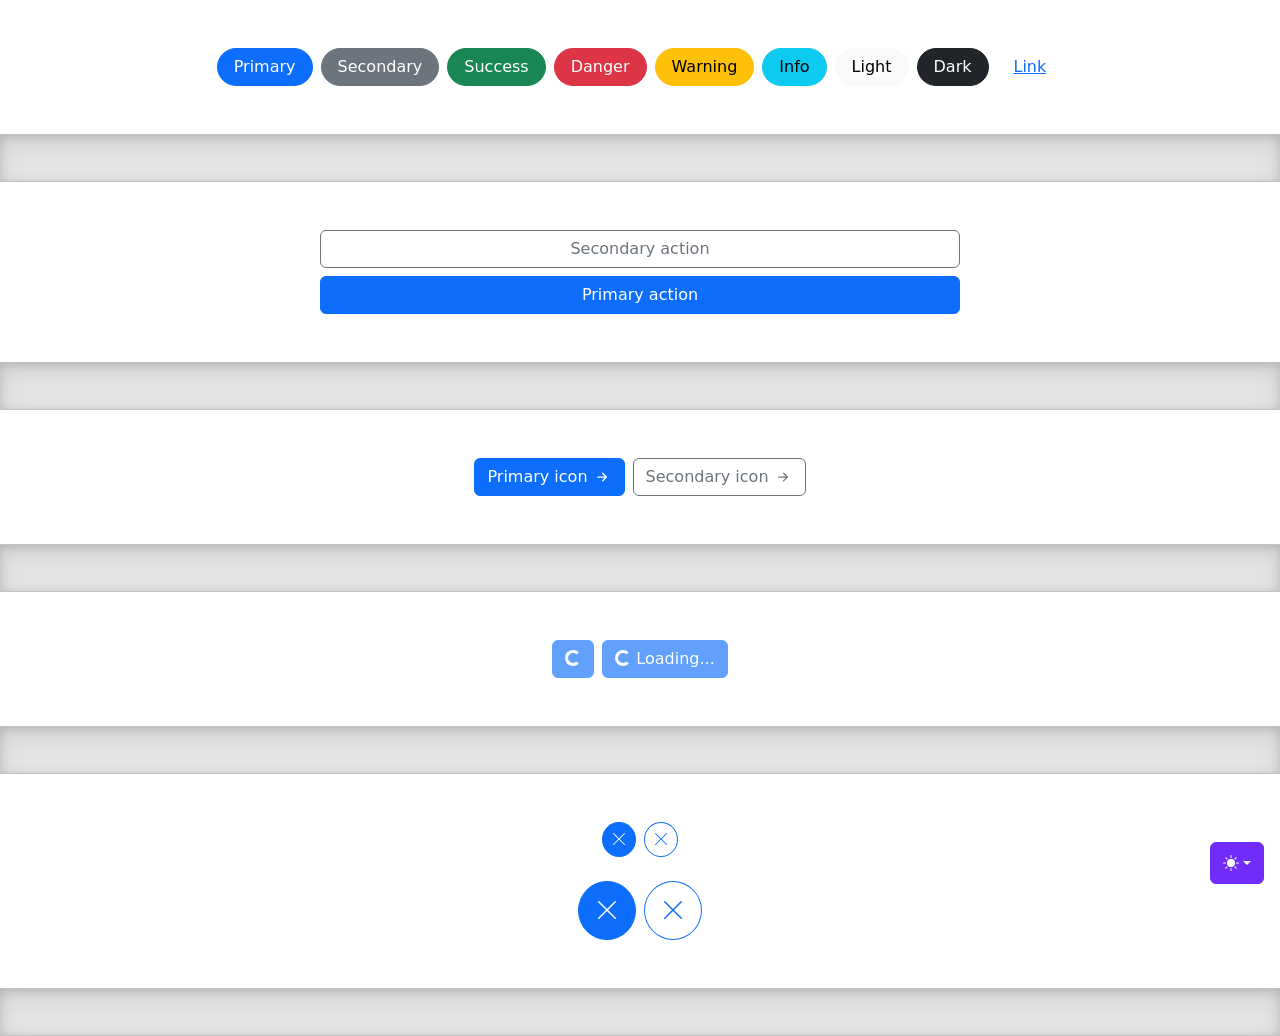
<file: bootstrap-5.3.8-examples/buttons/index.html>
<!doctype html>
<html lang="en" data-bs-theme="auto">
  <head>
    <meta charset="utf-8" />
    <meta name="viewport" content="width=device-width, initial-scale=1" />
    <meta name="description" content="" />
    <meta
      name="author"
      content="Mark Otto, Jacob Thornton, and Bootstrap contributors"
    />
    <meta name="generator" content="Astro v5.13.2" />
    <title>Buttons · Bootstrap v5.3</title>
    <link
      rel="canonical"
      href="https://getbootstrap.com/docs/5.3/examples/buttons/"
    />
    <script src="../assets/js/color-modes.js"></script>
    <link href="../assets/dist/css/bootstrap.min.css" rel="stylesheet" />
    <meta name="theme-color" content="#712cf9" />
    <style>
      .bd-placeholder-img {
        font-size: 1.125rem;
        text-anchor: middle;
        -webkit-user-select: none;
        -moz-user-select: none;
        user-select: none;
      }
      @media (min-width: 768px) {
        .bd-placeholder-img-lg {
          font-size: 3.5rem;
        }
      }
      .b-example-divider {
        width: 100%;
        height: 3rem;
        background-color: #0000001a;
        border: solid rgba(0, 0, 0, 0.15);
        border-width: 1px 0;
        box-shadow:
          inset 0 0.5em 1.5em #0000001a,
          inset 0 0.125em 0.5em #00000026;
      }
      .b-example-vr {
        flex-shrink: 0;
        width: 1.5rem;
        height: 100vh;
      }
      .bi {
        vertical-align: -0.125em;
        fill: currentColor;
      }
      .nav-scroller {
        position: relative;
        z-index: 2;
        height: 2.75rem;
        overflow-y: hidden;
      }
      .nav-scroller .nav {
        display: flex;
        flex-wrap: nowrap;
        padding-bottom: 1rem;
        margin-top: -1px;
        overflow-x: auto;
        text-align: center;
        white-space: nowrap;
        -webkit-overflow-scrolling: touch;
      }
      .btn-bd-primary {
        --bd-violet-bg: #712cf9;
        --bd-violet-rgb: 112.520718, 44.062154, 249.437846;
        --bs-btn-font-weight: 600;
        --bs-btn-color: var(--bs-white);
        --bs-btn-bg: var(--bd-violet-bg);
        --bs-btn-border-color: var(--bd-violet-bg);
        --bs-btn-hover-color: var(--bs-white);
        --bs-btn-hover-bg: #6528e0;
        --bs-btn-hover-border-color: #6528e0;
        --bs-btn-focus-shadow-rgb: var(--bd-violet-rgb);
        --bs-btn-active-color: var(--bs-btn-hover-color);
        --bs-btn-active-bg: #5a23c8;
        --bs-btn-active-border-color: #5a23c8;
      }
      .bd-mode-toggle {
        z-index: 1500;
      }
      .bd-mode-toggle .bi {
        width: 1em;
        height: 1em;
      }
      .bd-mode-toggle .dropdown-menu .active .bi {
        display: block !important;
      }
    </style>
  </head>
  <body>
    <svg xmlns="http://www.w3.org/2000/svg" class="d-none">
      <symbol id="check2" viewBox="0 0 16 16">
        <path
          d="M13.854 3.646a.5.5 0 0 1 0 .708l-7 7a.5.5 0 0 1-.708 0l-3.5-3.5a.5.5 0 1 1 .708-.708L6.5 10.293l6.646-6.647a.5.5 0 0 1 .708 0z"
        ></path>
      </symbol>
      <symbol id="circle-half" viewBox="0 0 16 16">
        <path
          d="M8 15A7 7 0 1 0 8 1v14zm0 1A8 8 0 1 1 8 0a8 8 0 0 1 0 16z"
        ></path>
      </symbol>
      <symbol id="moon-stars-fill" viewBox="0 0 16 16">
        <path
          d="M6 .278a.768.768 0 0 1 .08.858 7.208 7.208 0 0 0-.878 3.46c0 4.021 3.278 7.277 7.318 7.277.527 0 1.04-.055 1.533-.16a.787.787 0 0 1 .81.316.733.733 0 0 1-.031.893A8.349 8.349 0 0 1 8.344 16C3.734 16 0 12.286 0 7.71 0 4.266 2.114 1.312 5.124.06A.752.752 0 0 1 6 .278z"
        ></path>
        <path
          d="M10.794 3.148a.217.217 0 0 1 .412 0l.387 1.162c.173.518.579.924 1.097 1.097l1.162.387a.217.217 0 0 1 0 .412l-1.162.387a1.734 1.734 0 0 0-1.097 1.097l-.387 1.162a.217.217 0 0 1-.412 0l-.387-1.162A1.734 1.734 0 0 0 9.31 6.593l-1.162-.387a.217.217 0 0 1 0-.412l1.162-.387a1.734 1.734 0 0 0 1.097-1.097l.387-1.162zM13.863.099a.145.145 0 0 1 .274 0l.258.774c.115.346.386.617.732.732l.774.258a.145.145 0 0 1 0 .274l-.774.258a1.156 1.156 0 0 0-.732.732l-.258.774a.145.145 0 0 1-.274 0l-.258-.774a1.156 1.156 0 0 0-.732-.732l-.774-.258a.145.145 0 0 1 0-.274l.774-.258c.346-.115.617-.386.732-.732L13.863.1z"
        ></path>
      </symbol>
      <symbol id="sun-fill" viewBox="0 0 16 16">
        <path
          d="M8 12a4 4 0 1 0 0-8 4 4 0 0 0 0 8zM8 0a.5.5 0 0 1 .5.5v2a.5.5 0 0 1-1 0v-2A.5.5 0 0 1 8 0zm0 13a.5.5 0 0 1 .5.5v2a.5.5 0 0 1-1 0v-2A.5.5 0 0 1 8 13zm8-5a.5.5 0 0 1-.5.5h-2a.5.5 0 0 1 0-1h2a.5.5 0 0 1 .5.5zM3 8a.5.5 0 0 1-.5.5h-2a.5.5 0 0 1 0-1h2A.5.5 0 0 1 3 8zm10.657-5.657a.5.5 0 0 1 0 .707l-1.414 1.415a.5.5 0 1 1-.707-.708l1.414-1.414a.5.5 0 0 1 .707 0zm-9.193 9.193a.5.5 0 0 1 0 .707L3.05 13.657a.5.5 0 0 1-.707-.707l1.414-1.414a.5.5 0 0 1 .707 0zm9.193 2.121a.5.5 0 0 1-.707 0l-1.414-1.414a.5.5 0 0 1 .707-.707l1.414 1.414a.5.5 0 0 1 0 .707zM4.464 4.465a.5.5 0 0 1-.707 0L2.343 3.05a.5.5 0 1 1 .707-.707l1.414 1.414a.5.5 0 0 1 0 .708z"
        ></path>
      </symbol>
    </svg>
    <div
      class="dropdown position-fixed bottom-0 end-0 mb-3 me-3 bd-mode-toggle"
    >
      <button
        class="btn btn-bd-primary py-2 dropdown-toggle d-flex align-items-center"
        id="bd-theme"
        type="button"
        aria-expanded="false"
        data-bs-toggle="dropdown"
        aria-label="Toggle theme (auto)"
      >
        <svg class="bi my-1 theme-icon-active" aria-hidden="true">
          <use href="#circle-half"></use>
        </svg>
        <span class="visually-hidden" id="bd-theme-text">Toggle theme</span>
      </button>
      <ul
        class="dropdown-menu dropdown-menu-end shadow"
        aria-labelledby="bd-theme-text"
      >
        <li>
          <button
            type="button"
            class="dropdown-item d-flex align-items-center"
            data-bs-theme-value="light"
            aria-pressed="false"
          >
            <svg class="bi me-2 opacity-50" aria-hidden="true">
              <use href="#sun-fill"></use>
            </svg>
            Light
            <svg class="bi ms-auto d-none" aria-hidden="true">
              <use href="#check2"></use>
            </svg>
          </button>
        </li>
        <li>
          <button
            type="button"
            class="dropdown-item d-flex align-items-center"
            data-bs-theme-value="dark"
            aria-pressed="false"
          >
            <svg class="bi me-2 opacity-50" aria-hidden="true">
              <use href="#moon-stars-fill"></use>
            </svg>
            Dark
            <svg class="bi ms-auto d-none" aria-hidden="true">
              <use href="#check2"></use>
            </svg>
          </button>
        </li>
        <li>
          <button
            type="button"
            class="dropdown-item d-flex align-items-center active"
            data-bs-theme-value="auto"
            aria-pressed="true"
          >
            <svg class="bi me-2 opacity-50" aria-hidden="true">
              <use href="#circle-half"></use>
            </svg>
            Auto
            <svg class="bi ms-auto d-none" aria-hidden="true">
              <use href="#check2"></use>
            </svg>
          </button>
        </li>
      </ul>
    </div>
    <svg xmlns="http://www.w3.org/2000/svg" class="d-none">
      <symbol id="arrow-right-short" viewBox="0 0 16 16">
        <path
          fill-rule="evenodd"
          d="M4 8a.5.5 0 0 1 .5-.5h5.793L8.146 5.354a.5.5 0 1 1 .708-.708l3 3a.5.5 0 0 1 0 .708l-3 3a.5.5 0 0 1-.708-.708L10.293 8.5H4.5A.5.5 0 0 1 4 8z"
        ></path>
      </symbol>
      <symbol id="x-lg" viewBox="0 0 16 16">
        <path
          fill-rule="evenodd"
          d="M13.854 2.146a.5.5 0 0 1 0 .708l-11 11a.5.5 0 0 1-.708-.708l11-11a.5.5 0 0 1 .708 0Z"
        ></path>
        <path
          fill-rule="evenodd"
          d="M2.146 2.146a.5.5 0 0 0 0 .708l11 11a.5.5 0 0 0 .708-.708l-11-11a.5.5 0 0 0-.708 0Z"
        ></path>
      </symbol>
    </svg>
    <div class="d-flex gap-2 justify-content-center py-5">
      <button class="btn btn-primary rounded-pill px-3" type="button">
        Primary
      </button>
      <button class="btn btn-secondary rounded-pill px-3" type="button">
        Secondary
      </button>
      <button class="btn btn-success rounded-pill px-3" type="button">
        Success
      </button>
      <button class="btn btn-danger rounded-pill px-3" type="button">
        Danger
      </button>
      <button class="btn btn-warning rounded-pill px-3" type="button">
        Warning
      </button>
      <button class="btn btn-info rounded-pill px-3" type="button">Info</button>
      <button class="btn btn-light rounded-pill px-3" type="button">
        Light
      </button>
      <button class="btn btn-dark rounded-pill px-3" type="button">Dark</button>
      <button class="btn btn-link rounded-pill px-3" type="button">Link</button>
    </div>
    <div class="b-example-divider"></div>
    <div class="col-lg-6 col-xxl-4 my-5 mx-auto">
      <div class="d-grid gap-2">
        <button class="btn btn-outline-secondary" type="button">
          Secondary action
        </button>
        <button class="btn btn-primary" type="button">Primary action</button>
      </div>
    </div>
    <div class="b-example-divider"></div>
    <div class="d-flex gap-2 justify-content-center py-5">
      <button
        class="btn btn-primary d-inline-flex align-items-center"
        type="button"
      >
        Primary icon
        <svg class="bi ms-1" width="20" height="20" aria-hidden="true">
          <use xlink:href="#arrow-right-short"></use>
        </svg>
      </button>
      <button
        class="btn btn-outline-secondary d-inline-flex align-items-center"
        type="button"
      >
        Secondary icon
        <svg class="bi ms-1" width="20" height="20" aria-hidden="true">
          <use xlink:href="#arrow-right-short"></use>
        </svg>
      </button>
    </div>
    <div class="b-example-divider"></div>
    <div class="d-flex gap-2 justify-content-center py-5">
      <button class="btn btn-primary" type="button" disabled>
        <span
          class="spinner-border spinner-border-sm"
          aria-hidden="true"
        ></span>
        <span class="visually-hidden" role="status">Loading...</span>
      </button>
      <button class="btn btn-primary" type="button" disabled>
        <span
          class="spinner-border spinner-border-sm"
          aria-hidden="true"
        ></span>
        <span role="status">Loading...</span>
      </button>
    </div>
    <div class="b-example-divider"></div>
    <div class="d-flex gap-2 justify-content-center pt-5 pb-4">
      <button class="btn btn-primary rounded-circle p-2 lh-1" type="button">
        <svg class="bi" width="16" height="16" aria-hidden="true">
          <use xlink:href="#x-lg"></use>
        </svg>
        <span class="visually-hidden">Dismiss</span>
      </button>
      <button
        class="btn btn-outline-primary rounded-circle p-2 lh-1"
        type="button"
      >
        <svg class="bi" width="16" height="16" aria-hidden="true">
          <use xlink:href="#x-lg"></use>
        </svg>
        <span class="visually-hidden">Dismiss</span>
      </button>
    </div>
    <div class="d-flex gap-2 justify-content-center pb-5">
      <button class="btn btn-primary rounded-circle p-3 lh-1" type="button">
        <svg class="bi" width="24" height="24" aria-hidden="true">
          <use xlink:href="#x-lg"></use>
        </svg>
        <span class="visually-hidden">Dismiss</span>
      </button>
      <button
        class="btn btn-outline-primary rounded-circle p-3 lh-1"
        type="button"
      >
        <svg class="bi" width="24" height="24" aria-hidden="true">
          <use xlink:href="#x-lg"></use>
        </svg>
        <span class="visually-hidden">Dismiss</span>
      </button>
    </div>
    <div class="b-example-divider"></div>
    <script
      src="../assets/dist/js/bootstrap.bundle.min.js"
      class="astro-vvvwv3sm"
    ></script>
  </body>
</html>
</file>
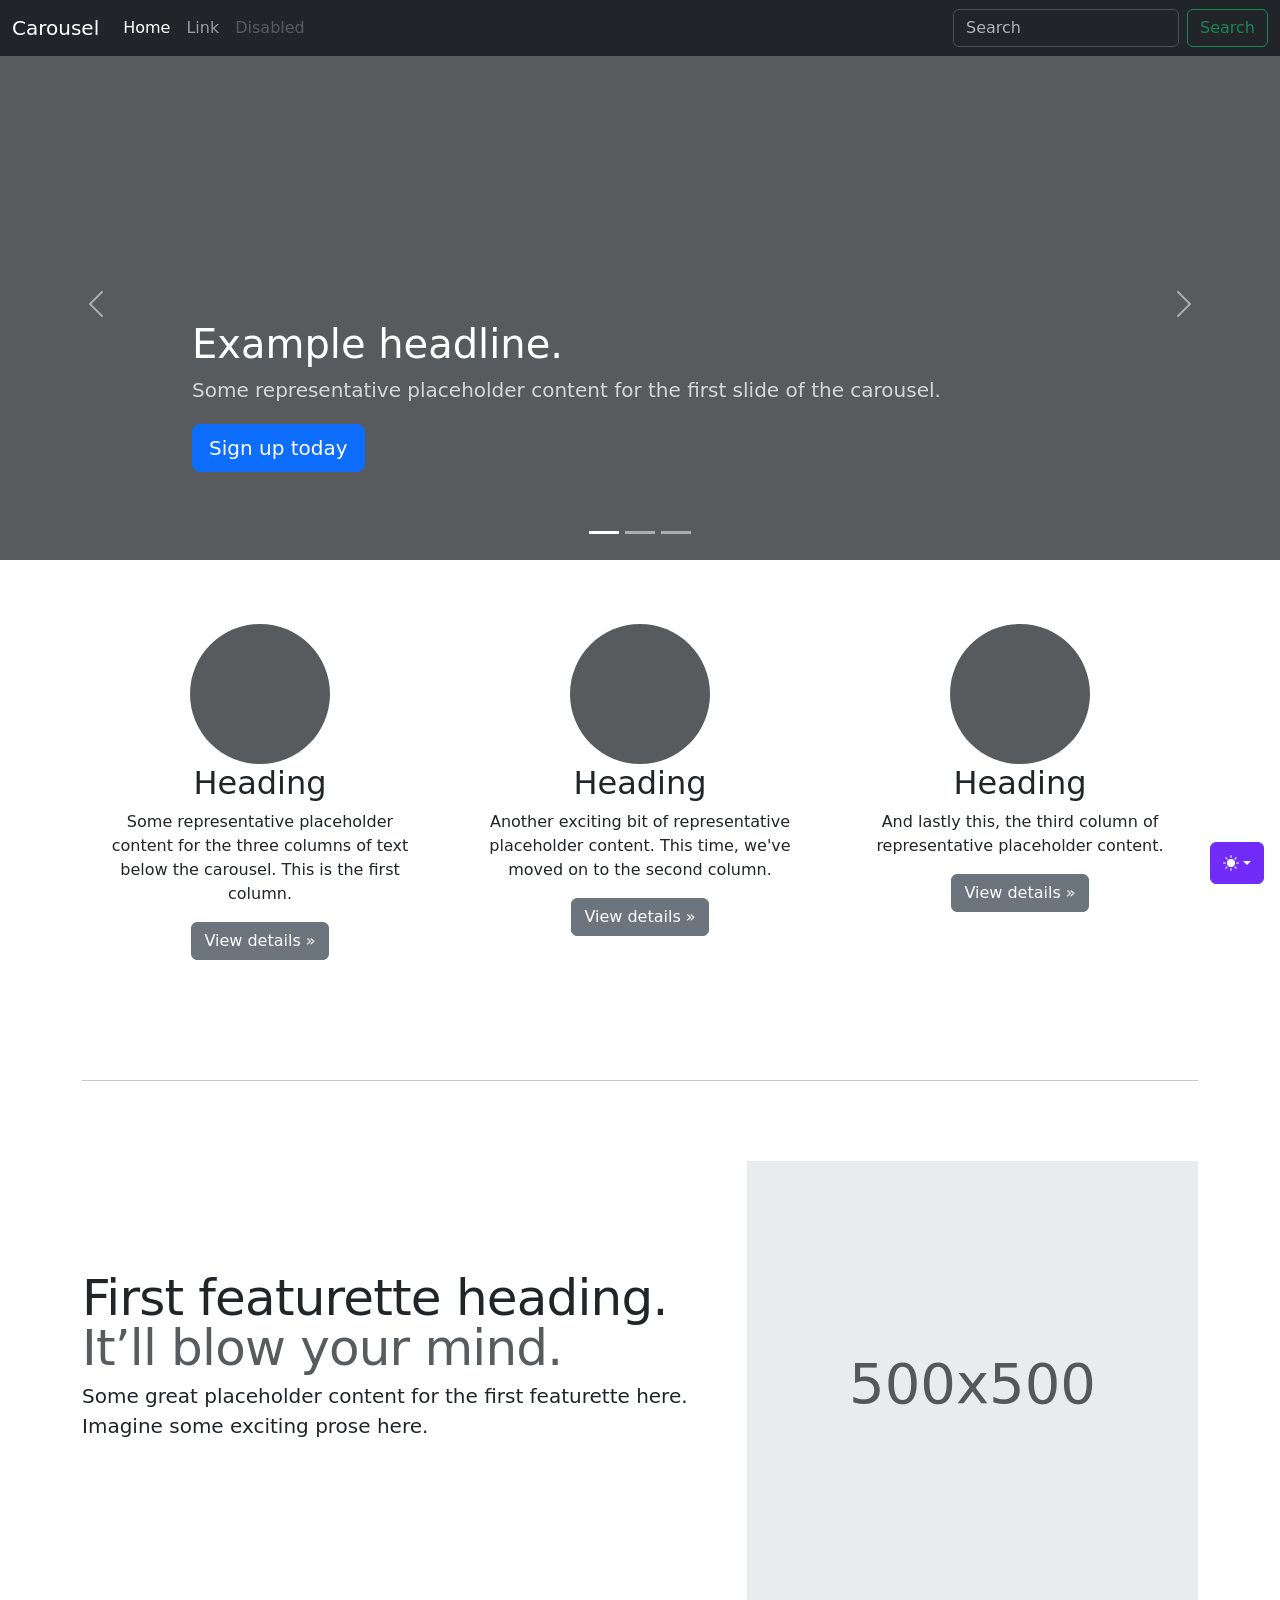
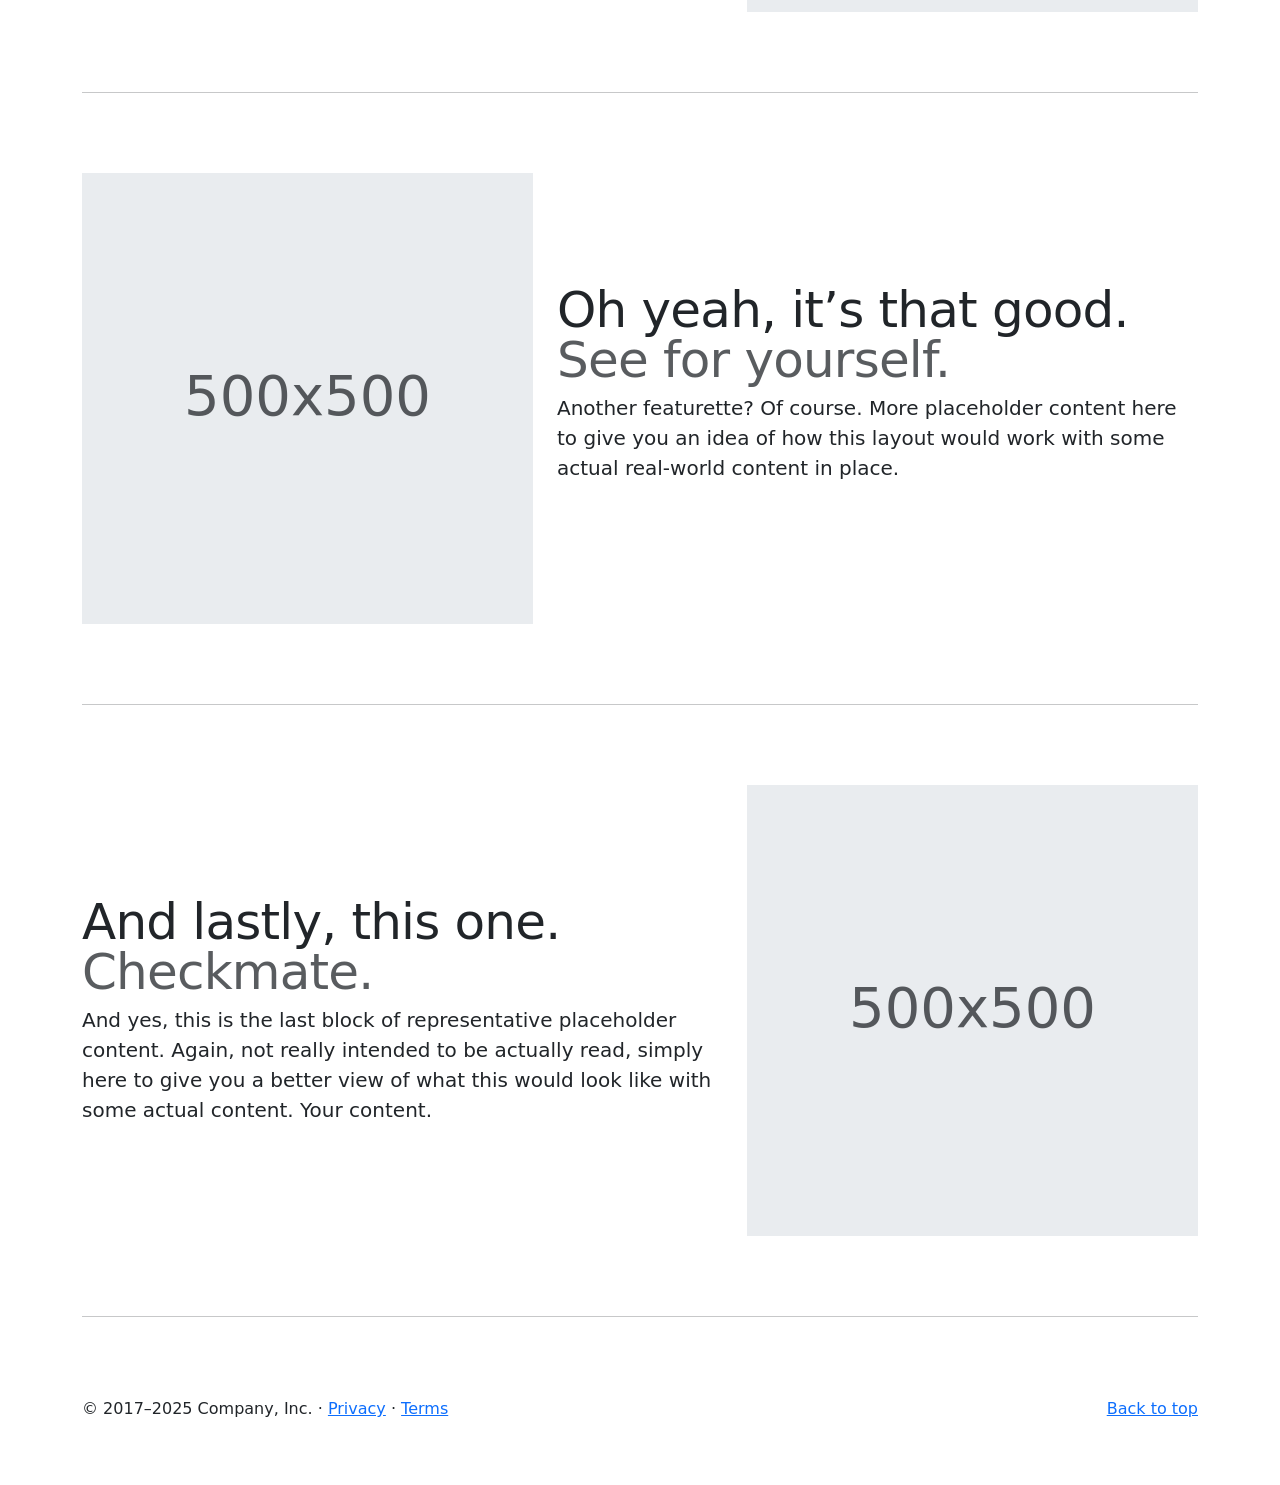
<file: bootstrap-5.3.8-examples/carousel/index.html>
<!doctype html>
<html lang="en" data-bs-theme="auto">
  <head>
    <meta charset="utf-8" />
    <meta name="viewport" content="width=device-width, initial-scale=1" />
    <meta name="description" content="" />
    <meta
      name="author"
      content="Mark Otto, Jacob Thornton, and Bootstrap contributors"
    />
    <meta name="generator" content="Astro v5.13.2" />
    <title>Carousel Template · Bootstrap v5.3</title>
    <link
      rel="canonical"
      href="https://getbootstrap.com/docs/5.3/examples/carousel/"
    />
    <script src="../assets/js/color-modes.js"></script>
    <link href="../assets/dist/css/bootstrap.min.css" rel="stylesheet" />
    <meta name="theme-color" content="#712cf9" />
    <link href="carousel.css" rel="stylesheet" />
    <style>
      .bd-placeholder-img {
        font-size: 1.125rem;
        text-anchor: middle;
        -webkit-user-select: none;
        -moz-user-select: none;
        user-select: none;
      }
      @media (min-width: 768px) {
        .bd-placeholder-img-lg {
          font-size: 3.5rem;
        }
      }
      .b-example-divider {
        width: 100%;
        height: 3rem;
        background-color: #0000001a;
        border: solid rgba(0, 0, 0, 0.15);
        border-width: 1px 0;
        box-shadow:
          inset 0 0.5em 1.5em #0000001a,
          inset 0 0.125em 0.5em #00000026;
      }
      .b-example-vr {
        flex-shrink: 0;
        width: 1.5rem;
        height: 100vh;
      }
      .bi {
        vertical-align: -0.125em;
        fill: currentColor;
      }
      .nav-scroller {
        position: relative;
        z-index: 2;
        height: 2.75rem;
        overflow-y: hidden;
      }
      .nav-scroller .nav {
        display: flex;
        flex-wrap: nowrap;
        padding-bottom: 1rem;
        margin-top: -1px;
        overflow-x: auto;
        text-align: center;
        white-space: nowrap;
        -webkit-overflow-scrolling: touch;
      }
      .btn-bd-primary {
        --bd-violet-bg: #712cf9;
        --bd-violet-rgb: 112.520718, 44.062154, 249.437846;
        --bs-btn-font-weight: 600;
        --bs-btn-color: var(--bs-white);
        --bs-btn-bg: var(--bd-violet-bg);
        --bs-btn-border-color: var(--bd-violet-bg);
        --bs-btn-hover-color: var(--bs-white);
        --bs-btn-hover-bg: #6528e0;
        --bs-btn-hover-border-color: #6528e0;
        --bs-btn-focus-shadow-rgb: var(--bd-violet-rgb);
        --bs-btn-active-color: var(--bs-btn-hover-color);
        --bs-btn-active-bg: #5a23c8;
        --bs-btn-active-border-color: #5a23c8;
      }
      .bd-mode-toggle {
        z-index: 1500;
      }
      .bd-mode-toggle .bi {
        width: 1em;
        height: 1em;
      }
      .bd-mode-toggle .dropdown-menu .active .bi {
        display: block !important;
      }
    </style>
  </head>
  <body>
    <svg xmlns="http://www.w3.org/2000/svg" class="d-none">
      <symbol id="check2" viewBox="0 0 16 16">
        <path
          d="M13.854 3.646a.5.5 0 0 1 0 .708l-7 7a.5.5 0 0 1-.708 0l-3.5-3.5a.5.5 0 1 1 .708-.708L6.5 10.293l6.646-6.647a.5.5 0 0 1 .708 0z"
        ></path>
      </symbol>
      <symbol id="circle-half" viewBox="0 0 16 16">
        <path
          d="M8 15A7 7 0 1 0 8 1v14zm0 1A8 8 0 1 1 8 0a8 8 0 0 1 0 16z"
        ></path>
      </symbol>
      <symbol id="moon-stars-fill" viewBox="0 0 16 16">
        <path
          d="M6 .278a.768.768 0 0 1 .08.858 7.208 7.208 0 0 0-.878 3.46c0 4.021 3.278 7.277 7.318 7.277.527 0 1.04-.055 1.533-.16a.787.787 0 0 1 .81.316.733.733 0 0 1-.031.893A8.349 8.349 0 0 1 8.344 16C3.734 16 0 12.286 0 7.71 0 4.266 2.114 1.312 5.124.06A.752.752 0 0 1 6 .278z"
        ></path>
        <path
          d="M10.794 3.148a.217.217 0 0 1 .412 0l.387 1.162c.173.518.579.924 1.097 1.097l1.162.387a.217.217 0 0 1 0 .412l-1.162.387a1.734 1.734 0 0 0-1.097 1.097l-.387 1.162a.217.217 0 0 1-.412 0l-.387-1.162A1.734 1.734 0 0 0 9.31 6.593l-1.162-.387a.217.217 0 0 1 0-.412l1.162-.387a1.734 1.734 0 0 0 1.097-1.097l.387-1.162zM13.863.099a.145.145 0 0 1 .274 0l.258.774c.115.346.386.617.732.732l.774.258a.145.145 0 0 1 0 .274l-.774.258a1.156 1.156 0 0 0-.732.732l-.258.774a.145.145 0 0 1-.274 0l-.258-.774a1.156 1.156 0 0 0-.732-.732l-.774-.258a.145.145 0 0 1 0-.274l.774-.258c.346-.115.617-.386.732-.732L13.863.1z"
        ></path>
      </symbol>
      <symbol id="sun-fill" viewBox="0 0 16 16">
        <path
          d="M8 12a4 4 0 1 0 0-8 4 4 0 0 0 0 8zM8 0a.5.5 0 0 1 .5.5v2a.5.5 0 0 1-1 0v-2A.5.5 0 0 1 8 0zm0 13a.5.5 0 0 1 .5.5v2a.5.5 0 0 1-1 0v-2A.5.5 0 0 1 8 13zm8-5a.5.5 0 0 1-.5.5h-2a.5.5 0 0 1 0-1h2a.5.5 0 0 1 .5.5zM3 8a.5.5 0 0 1-.5.5h-2a.5.5 0 0 1 0-1h2A.5.5 0 0 1 3 8zm10.657-5.657a.5.5 0 0 1 0 .707l-1.414 1.415a.5.5 0 1 1-.707-.708l1.414-1.414a.5.5 0 0 1 .707 0zm-9.193 9.193a.5.5 0 0 1 0 .707L3.05 13.657a.5.5 0 0 1-.707-.707l1.414-1.414a.5.5 0 0 1 .707 0zm9.193 2.121a.5.5 0 0 1-.707 0l-1.414-1.414a.5.5 0 0 1 .707-.707l1.414 1.414a.5.5 0 0 1 0 .707zM4.464 4.465a.5.5 0 0 1-.707 0L2.343 3.05a.5.5 0 1 1 .707-.707l1.414 1.414a.5.5 0 0 1 0 .708z"
        ></path>
      </symbol>
    </svg>
    <div
      class="dropdown position-fixed bottom-0 end-0 mb-3 me-3 bd-mode-toggle"
    >
      <button
        class="btn btn-bd-primary py-2 dropdown-toggle d-flex align-items-center"
        id="bd-theme"
        type="button"
        aria-expanded="false"
        data-bs-toggle="dropdown"
        aria-label="Toggle theme (auto)"
      >
        <svg class="bi my-1 theme-icon-active" aria-hidden="true">
          <use href="#circle-half"></use>
        </svg>
        <span class="visually-hidden" id="bd-theme-text">Toggle theme</span>
      </button>
      <ul
        class="dropdown-menu dropdown-menu-end shadow"
        aria-labelledby="bd-theme-text"
      >
        <li>
          <button
            type="button"
            class="dropdown-item d-flex align-items-center"
            data-bs-theme-value="light"
            aria-pressed="false"
          >
            <svg class="bi me-2 opacity-50" aria-hidden="true">
              <use href="#sun-fill"></use>
            </svg>
            Light
            <svg class="bi ms-auto d-none" aria-hidden="true">
              <use href="#check2"></use>
            </svg>
          </button>
        </li>
        <li>
          <button
            type="button"
            class="dropdown-item d-flex align-items-center"
            data-bs-theme-value="dark"
            aria-pressed="false"
          >
            <svg class="bi me-2 opacity-50" aria-hidden="true">
              <use href="#moon-stars-fill"></use>
            </svg>
            Dark
            <svg class="bi ms-auto d-none" aria-hidden="true">
              <use href="#check2"></use>
            </svg>
          </button>
        </li>
        <li>
          <button
            type="button"
            class="dropdown-item d-flex align-items-center active"
            data-bs-theme-value="auto"
            aria-pressed="true"
          >
            <svg class="bi me-2 opacity-50" aria-hidden="true">
              <use href="#circle-half"></use>
            </svg>
            Auto
            <svg class="bi ms-auto d-none" aria-hidden="true">
              <use href="#check2"></use>
            </svg>
          </button>
        </li>
      </ul>
    </div>
    <header data-bs-theme="dark">
      <nav class="navbar navbar-expand-md navbar-dark fixed-top bg-dark">
        <div class="container-fluid">
          <a class="navbar-brand" href="#">Carousel</a>
          <button
            class="navbar-toggler"
            type="button"
            data-bs-toggle="collapse"
            data-bs-target="#navbarCollapse"
            aria-controls="navbarCollapse"
            aria-expanded="false"
            aria-label="Toggle navigation"
          >
            <span class="navbar-toggler-icon"></span>
          </button>
          <div class="collapse navbar-collapse" id="navbarCollapse">
            <ul class="navbar-nav me-auto mb-2 mb-md-0">
              <li class="nav-item">
                <a class="nav-link active" aria-current="page" href="#">Home</a>
              </li>
              <li class="nav-item"><a class="nav-link" href="#">Link</a></li>
              <li class="nav-item">
                <a class="nav-link disabled" aria-disabled="true">Disabled</a>
              </li>
            </ul>
            <form class="d-flex" role="search">
              <input
                class="form-control me-2"
                type="search"
                placeholder="Search"
                aria-label="Search"
              />
              <button class="btn btn-outline-success" type="submit">
                Search
              </button>
            </form>
          </div>
        </div>
      </nav>
    </header>
    <main>
      <div id="myCarousel" class="carousel slide mb-6" data-bs-ride="carousel">
        <div class="carousel-indicators">
          <button
            type="button"
            data-bs-target="#myCarousel"
            data-bs-slide-to="0"
            class="active"
            aria-current="true"
            aria-label="Slide 1"
          ></button>
          <button
            type="button"
            data-bs-target="#myCarousel"
            data-bs-slide-to="1"
            aria-label="Slide 2"
          ></button>
          <button
            type="button"
            data-bs-target="#myCarousel"
            data-bs-slide-to="2"
            aria-label="Slide 3"
          ></button>
        </div>
        <div class="carousel-inner">
          <div class="carousel-item active">
            <svg
              aria-hidden="true"
              class="bd-placeholder-img"
              height="100%"
              preserveAspectRatio="xMidYMid slice"
              width="100%"
              xmlns="http://www.w3.org/2000/svg"
            >
              <rect
                width="100%"
                height="100%"
                fill="var(--bs-secondary-color)"
              ></rect>
            </svg>
            <div class="container">
              <div class="carousel-caption text-start">
                <h1>Example headline.</h1>
                <p class="opacity-75">
                  Some representative placeholder content for the first slide of
                  the carousel.
                </p>
                <p>
                  <a class="btn btn-lg btn-primary" href="#">Sign up today</a>
                </p>
              </div>
            </div>
          </div>
          <div class="carousel-item">
            <svg
              aria-hidden="true"
              class="bd-placeholder-img"
              height="100%"
              preserveAspectRatio="xMidYMid slice"
              width="100%"
              xmlns="http://www.w3.org/2000/svg"
            >
              <rect
                width="100%"
                height="100%"
                fill="var(--bs-secondary-color)"
              ></rect>
            </svg>
            <div class="container">
              <div class="carousel-caption">
                <h1>Another example headline.</h1>
                <p>
                  Some representative placeholder content for the second slide
                  of the carousel.
                </p>
                <p><a class="btn btn-lg btn-primary" href="#">Learn more</a></p>
              </div>
            </div>
          </div>
          <div class="carousel-item">
            <svg
              aria-hidden="true"
              class="bd-placeholder-img"
              height="100%"
              preserveAspectRatio="xMidYMid slice"
              width="100%"
              xmlns="http://www.w3.org/2000/svg"
            >
              <rect
                width="100%"
                height="100%"
                fill="var(--bs-secondary-color)"
              ></rect>
            </svg>
            <div class="container">
              <div class="carousel-caption text-end">
                <h1>One more for good measure.</h1>
                <p>
                  Some representative placeholder content for the third slide of
                  this carousel.
                </p>
                <p>
                  <a class="btn btn-lg btn-primary" href="#">Browse gallery</a>
                </p>
              </div>
            </div>
          </div>
        </div>
        <button
          class="carousel-control-prev"
          type="button"
          data-bs-target="#myCarousel"
          data-bs-slide="prev"
        >
          <span class="carousel-control-prev-icon" aria-hidden="true"></span>
          <span class="visually-hidden">Previous</span>
        </button>
        <button
          class="carousel-control-next"
          type="button"
          data-bs-target="#myCarousel"
          data-bs-slide="next"
        >
          <span class="carousel-control-next-icon" aria-hidden="true"></span>
          <span class="visually-hidden">Next</span>
        </button>
      </div>
      <!-- Marketing messaging and featurettes
  ================================================== -->
      <!-- Wrap the rest of the page in another container to center all the content. -->
      <div class="container marketing">
        <!-- Three columns of text below the carousel -->
        <div class="row">
          <div class="col-lg-4">
            <svg
              aria-label="Placeholder"
              class="bd-placeholder-img rounded-circle"
              height="140"
              preserveAspectRatio="xMidYMid slice"
              role="img"
              width="140"
              xmlns="http://www.w3.org/2000/svg"
            >
              <title>Placeholder</title>
              <rect
                width="100%"
                height="100%"
                fill="var(--bs-secondary-color)"
              ></rect>
            </svg>
            <h2 class="fw-normal">Heading</h2>
            <p>
              Some representative placeholder content for the three columns of
              text below the carousel. This is the first column.
            </p>
            <p>
              <a class="btn btn-secondary" href="#">View details &raquo;</a>
            </p>
          </div>
          <!-- /.col-lg-4 -->
          <div class="col-lg-4">
            <svg
              aria-label="Placeholder"
              class="bd-placeholder-img rounded-circle"
              height="140"
              preserveAspectRatio="xMidYMid slice"
              role="img"
              width="140"
              xmlns="http://www.w3.org/2000/svg"
            >
              <title>Placeholder</title>
              <rect
                width="100%"
                height="100%"
                fill="var(--bs-secondary-color)"
              ></rect>
            </svg>
            <h2 class="fw-normal">Heading</h2>
            <p>
              Another exciting bit of representative placeholder content. This
              time, we've moved on to the second column.
            </p>
            <p>
              <a class="btn btn-secondary" href="#">View details &raquo;</a>
            </p>
          </div>
          <!-- /.col-lg-4 -->
          <div class="col-lg-4">
            <svg
              aria-label="Placeholder"
              class="bd-placeholder-img rounded-circle"
              height="140"
              preserveAspectRatio="xMidYMid slice"
              role="img"
              width="140"
              xmlns="http://www.w3.org/2000/svg"
            >
              <title>Placeholder</title>
              <rect
                width="100%"
                height="100%"
                fill="var(--bs-secondary-color)"
              ></rect>
            </svg>
            <h2 class="fw-normal">Heading</h2>
            <p>
              And lastly this, the third column of representative placeholder
              content.
            </p>
            <p>
              <a class="btn btn-secondary" href="#">View details &raquo;</a>
            </p>
          </div>
          <!-- /.col-lg-4 -->
        </div>
        <!-- /.row -->
        <!-- START THE FEATURETTES -->
        <hr class="featurette-divider" />
        <div class="row featurette">
          <div class="col-md-7">
            <h2 class="featurette-heading fw-normal lh-1">
              First featurette heading.
              <span class="text-body-secondary">It’ll blow your mind.</span>
            </h2>
            <p class="lead">
              Some great placeholder content for the first featurette here.
              Imagine some exciting prose here.
            </p>
          </div>
          <div class="col-md-5">
            <svg
              aria-label="Placeholder: 500x500"
              class="bd-placeholder-img bd-placeholder-img-lg featurette-image img-fluid mx-auto"
              height="500"
              preserveAspectRatio="xMidYMid slice"
              role="img"
              width="500"
              xmlns="http://www.w3.org/2000/svg"
            >
              <title>Placeholder</title>
              <rect
                width="100%"
                height="100%"
                fill="var(--bs-secondary-bg)"
              ></rect>
              <text x="50%" y="50%" fill="var(--bs-secondary-color)" dy=".3em">
                500x500
              </text>
            </svg>
          </div>
        </div>
        <hr class="featurette-divider" />
        <div class="row featurette">
          <div class="col-md-7 order-md-2">
            <h2 class="featurette-heading fw-normal lh-1">
              Oh yeah, it’s that good.
              <span class="text-body-secondary">See for yourself.</span>
            </h2>
            <p class="lead">
              Another featurette? Of course. More placeholder content here to
              give you an idea of how this layout would work with some actual
              real-world content in place.
            </p>
          </div>
          <div class="col-md-5 order-md-1">
            <svg
              aria-label="Placeholder: 500x500"
              class="bd-placeholder-img bd-placeholder-img-lg featurette-image img-fluid mx-auto"
              height="500"
              preserveAspectRatio="xMidYMid slice"
              role="img"
              width="500"
              xmlns="http://www.w3.org/2000/svg"
            >
              <title>Placeholder</title>
              <rect
                width="100%"
                height="100%"
                fill="var(--bs-secondary-bg)"
              ></rect>
              <text x="50%" y="50%" fill="var(--bs-secondary-color)" dy=".3em">
                500x500
              </text>
            </svg>
          </div>
        </div>
        <hr class="featurette-divider" />
        <div class="row featurette">
          <div class="col-md-7">
            <h2 class="featurette-heading fw-normal lh-1">
              And lastly, this one.
              <span class="text-body-secondary">Checkmate.</span>
            </h2>
            <p class="lead">
              And yes, this is the last block of representative placeholder
              content. Again, not really intended to be actually read, simply
              here to give you a better view of what this would look like with
              some actual content. Your content.
            </p>
          </div>
          <div class="col-md-5">
            <svg
              aria-label="Placeholder: 500x500"
              class="bd-placeholder-img bd-placeholder-img-lg featurette-image img-fluid mx-auto"
              height="500"
              preserveAspectRatio="xMidYMid slice"
              role="img"
              width="500"
              xmlns="http://www.w3.org/2000/svg"
            >
              <title>Placeholder</title>
              <rect
                width="100%"
                height="100%"
                fill="var(--bs-secondary-bg)"
              ></rect>
              <text x="50%" y="50%" fill="var(--bs-secondary-color)" dy=".3em">
                500x500
              </text>
            </svg>
          </div>
        </div>
        <hr class="featurette-divider" />
        <!-- /END THE FEATURETTES -->
      </div>
      <!-- /.container -->
      <!-- FOOTER -->
      <footer class="container">
        <p class="float-end"><a href="#">Back to top</a></p>
        <p>
          &copy; 2017–2025 Company, Inc. &middot;
          <a href="#">Privacy</a> &middot; <a href="#">Terms</a>
        </p>
      </footer>
    </main>
    <script
      src="../assets/dist/js/bootstrap.bundle.min.js"
      class="astro-vvvwv3sm"
    ></script>
  </body>
</html>
</file>
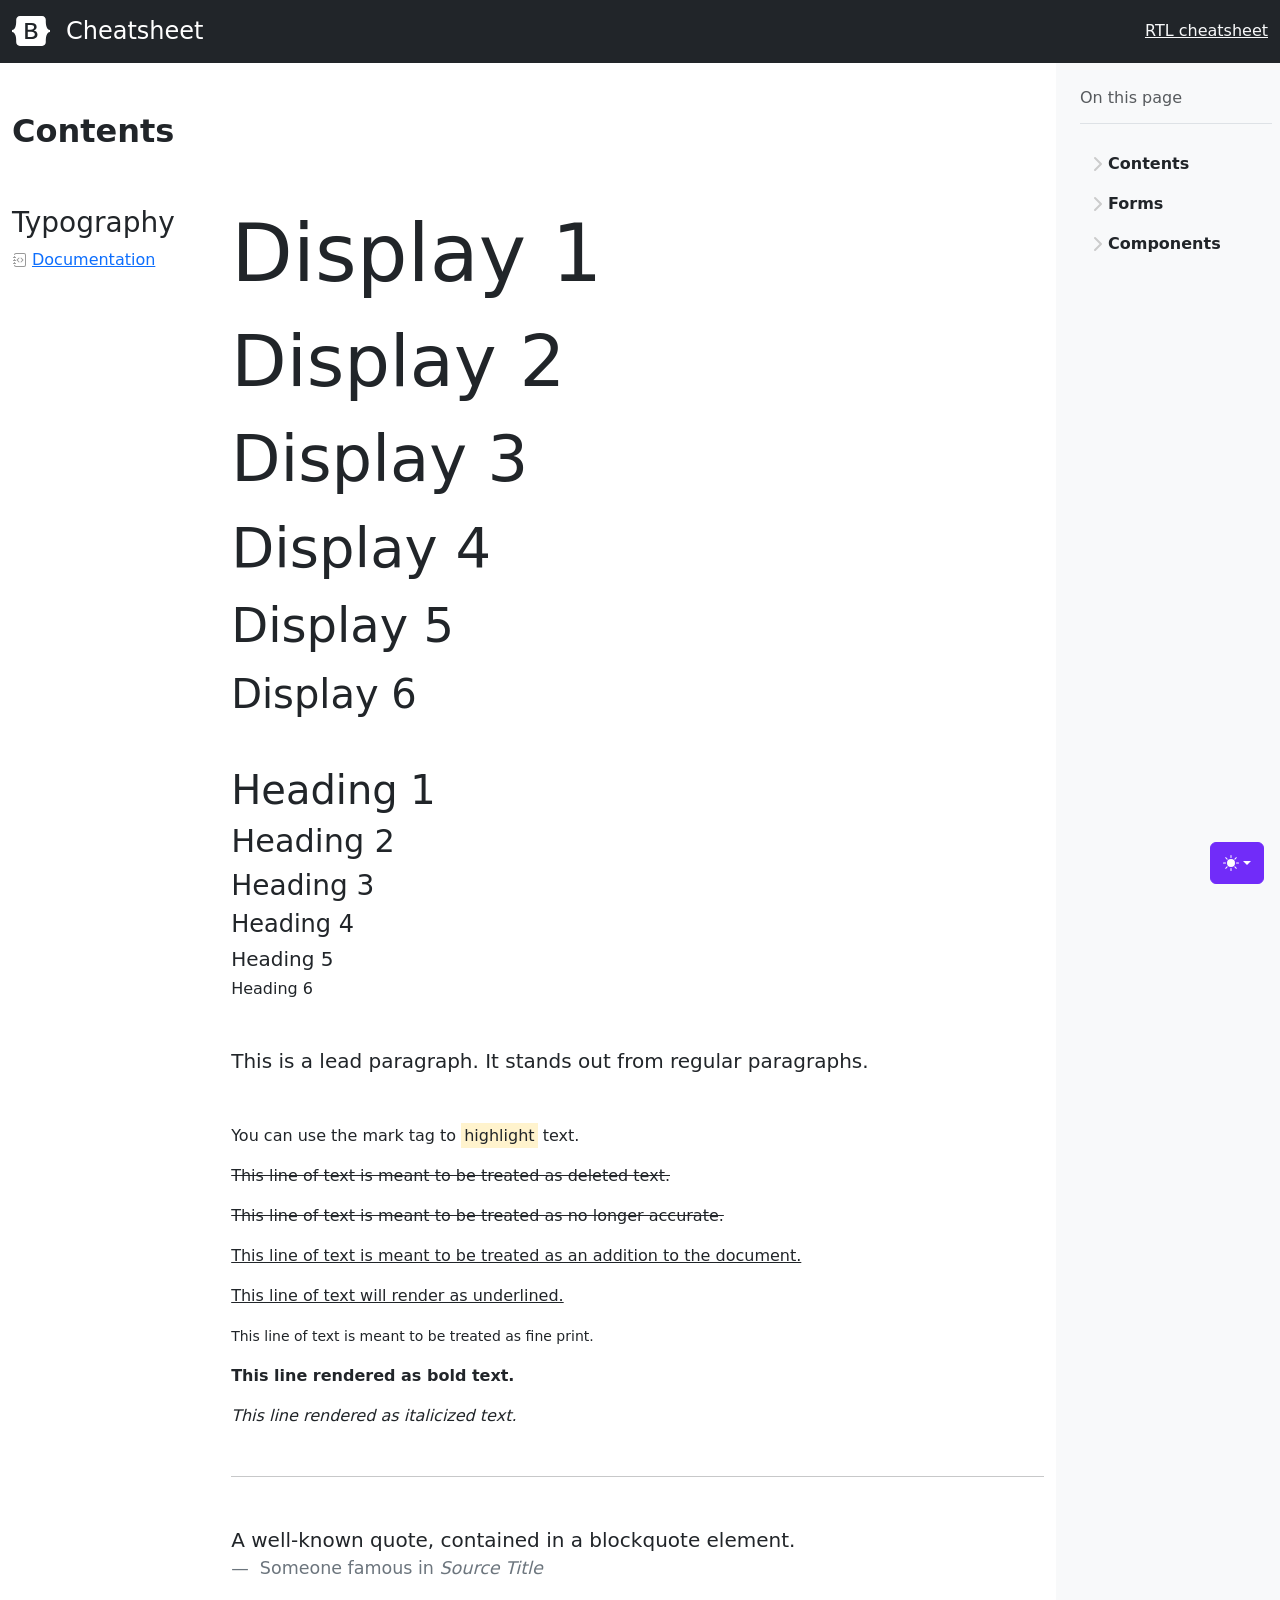
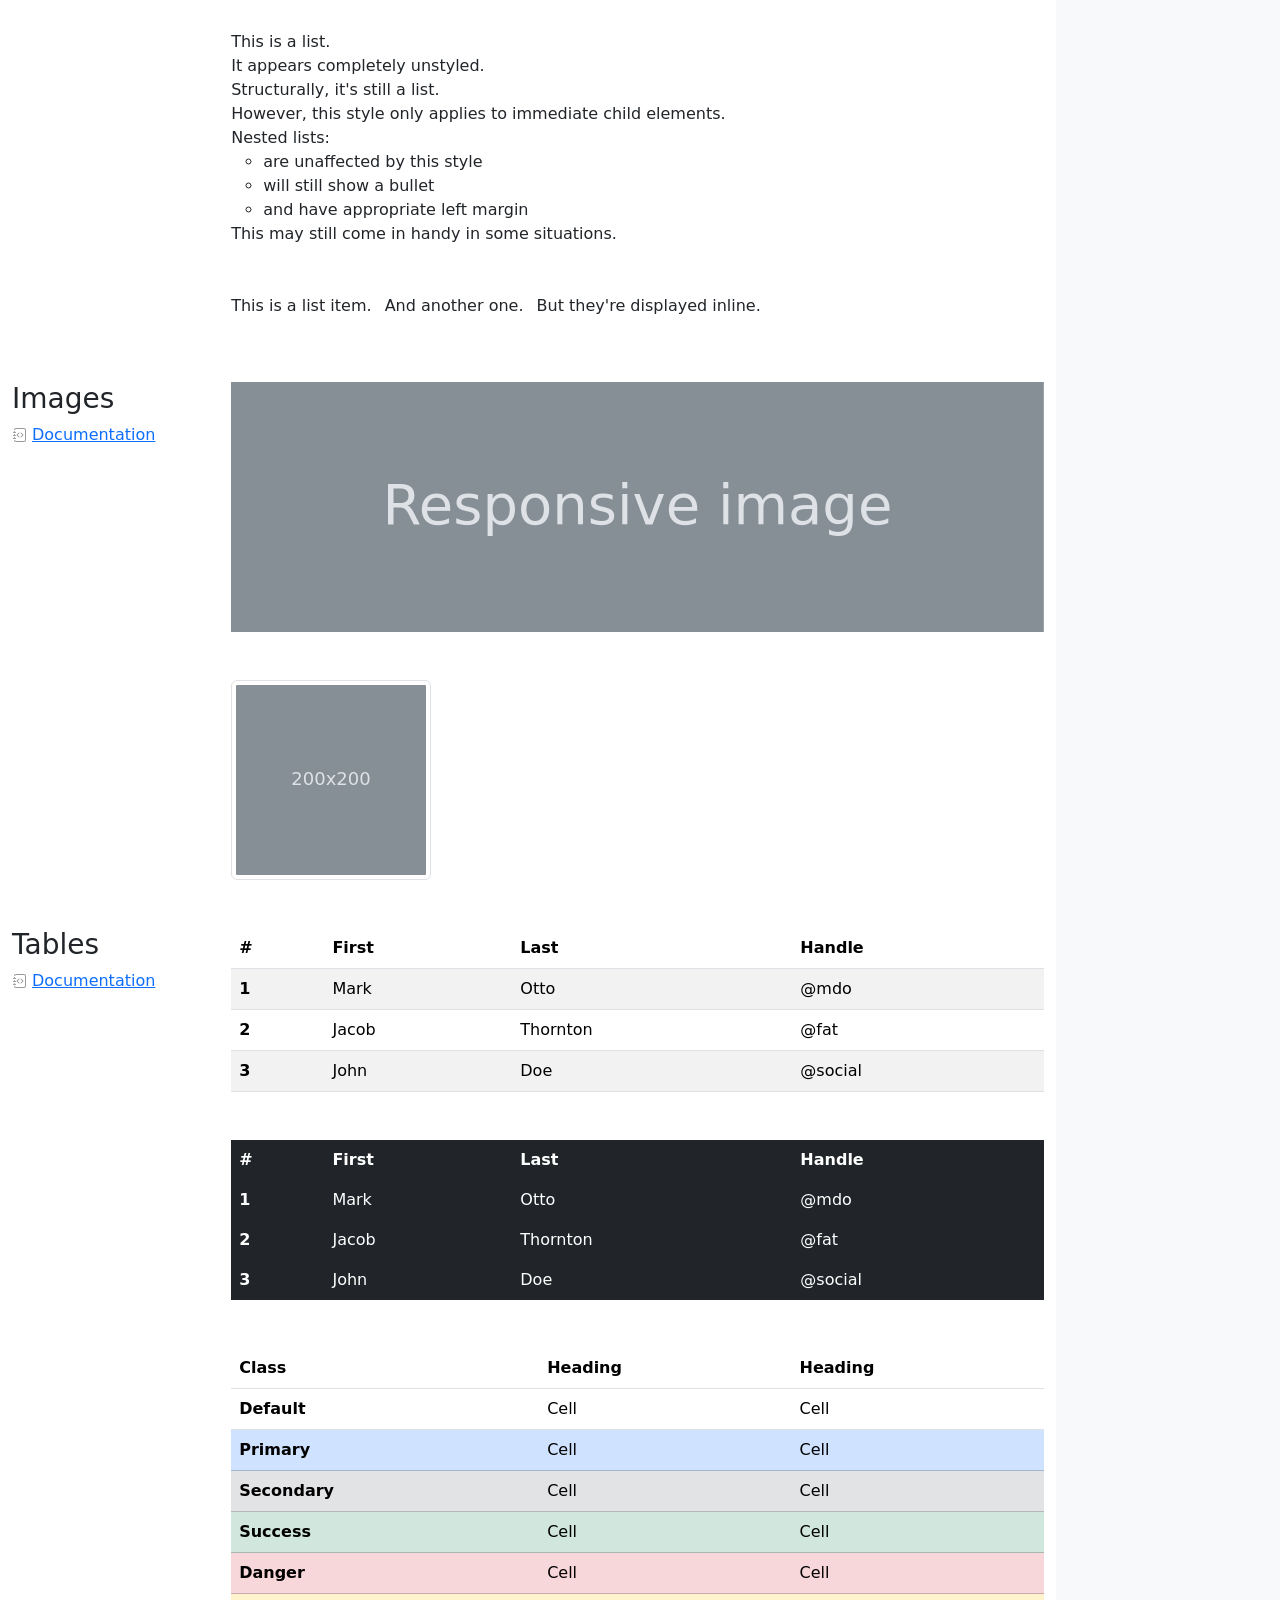
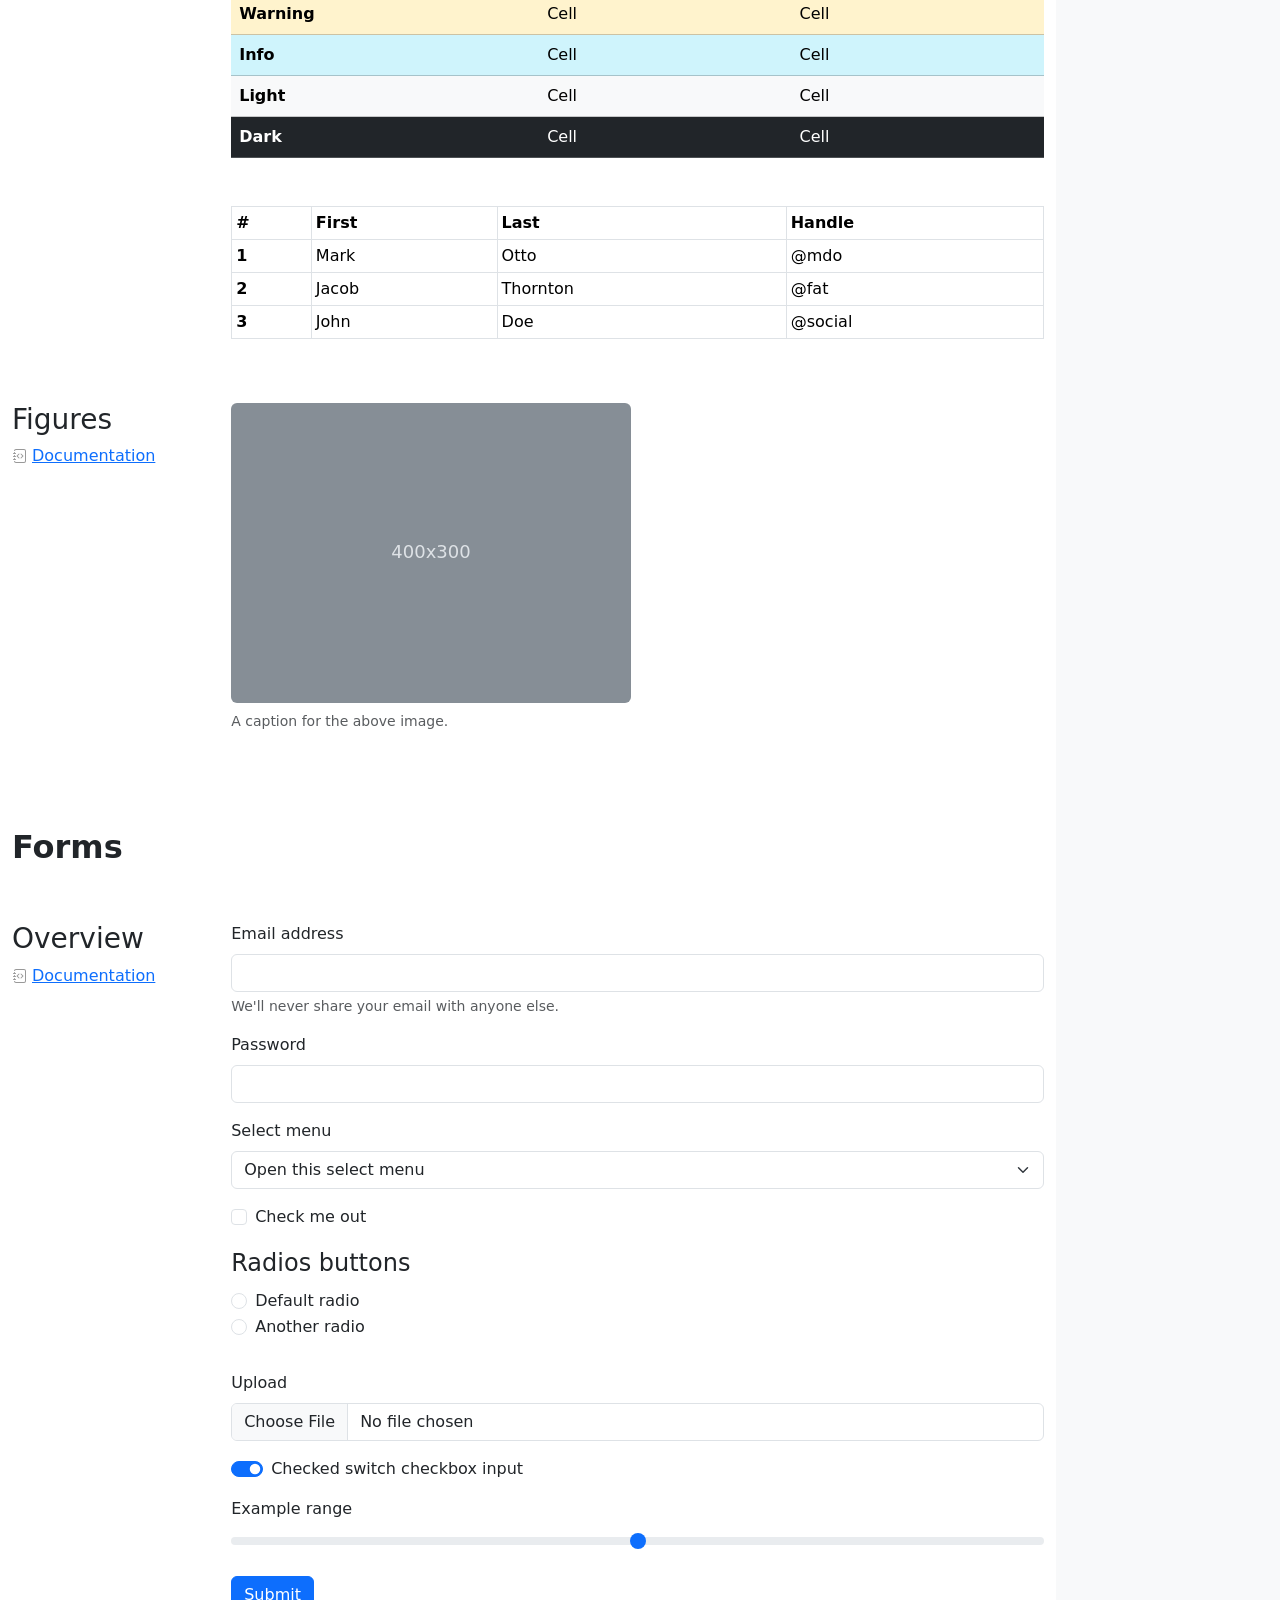
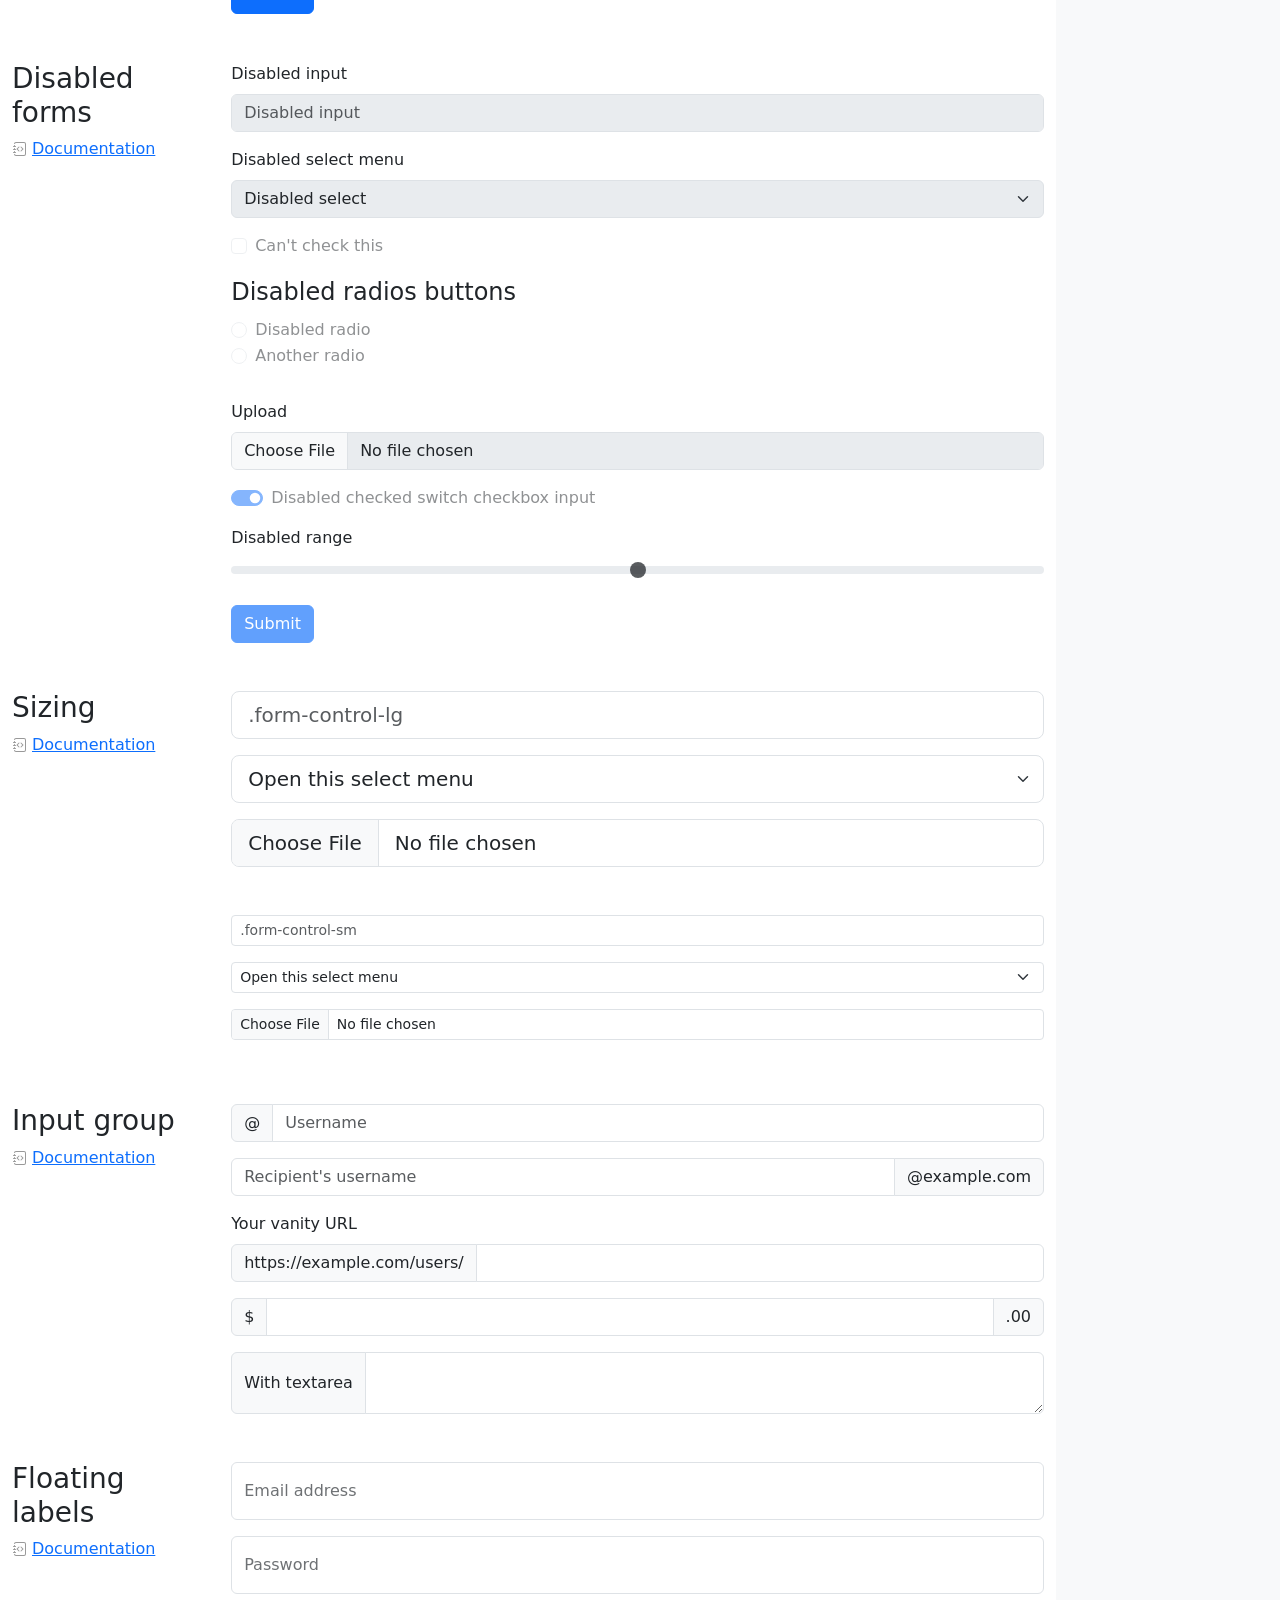
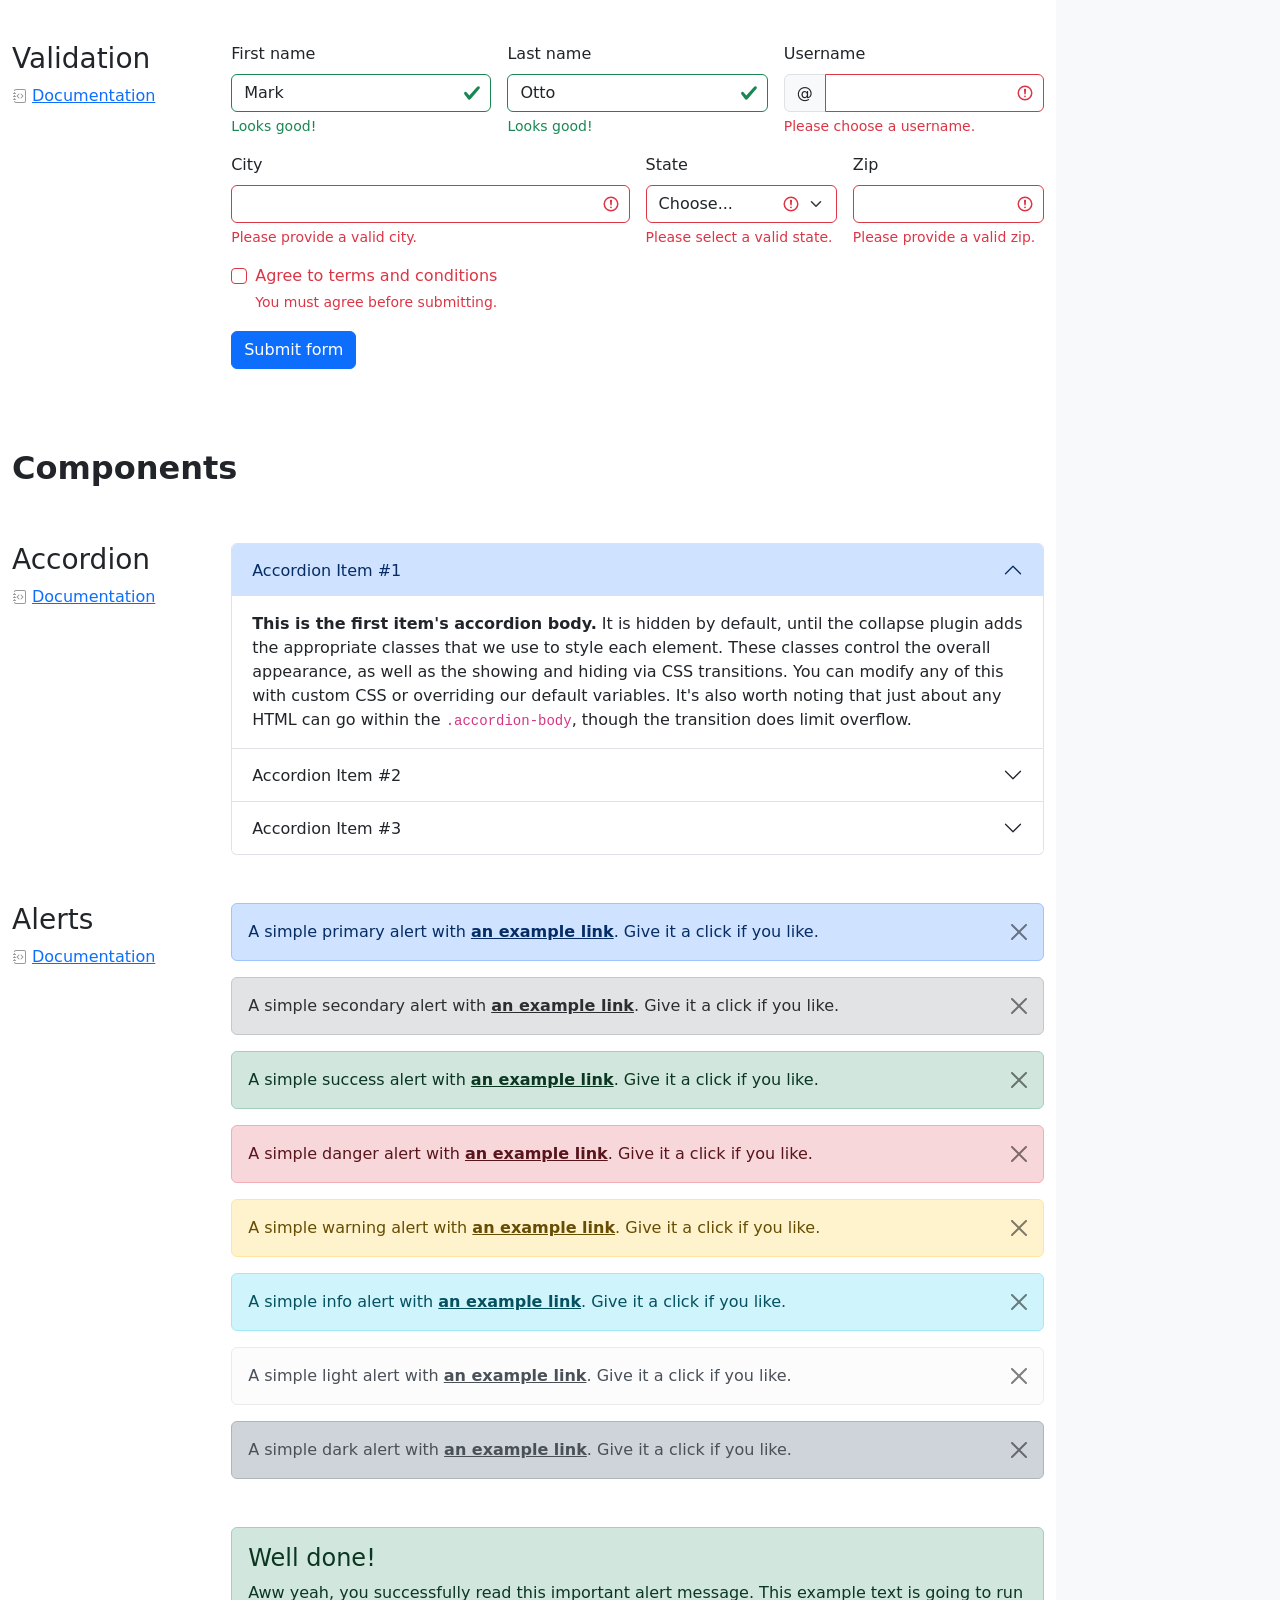
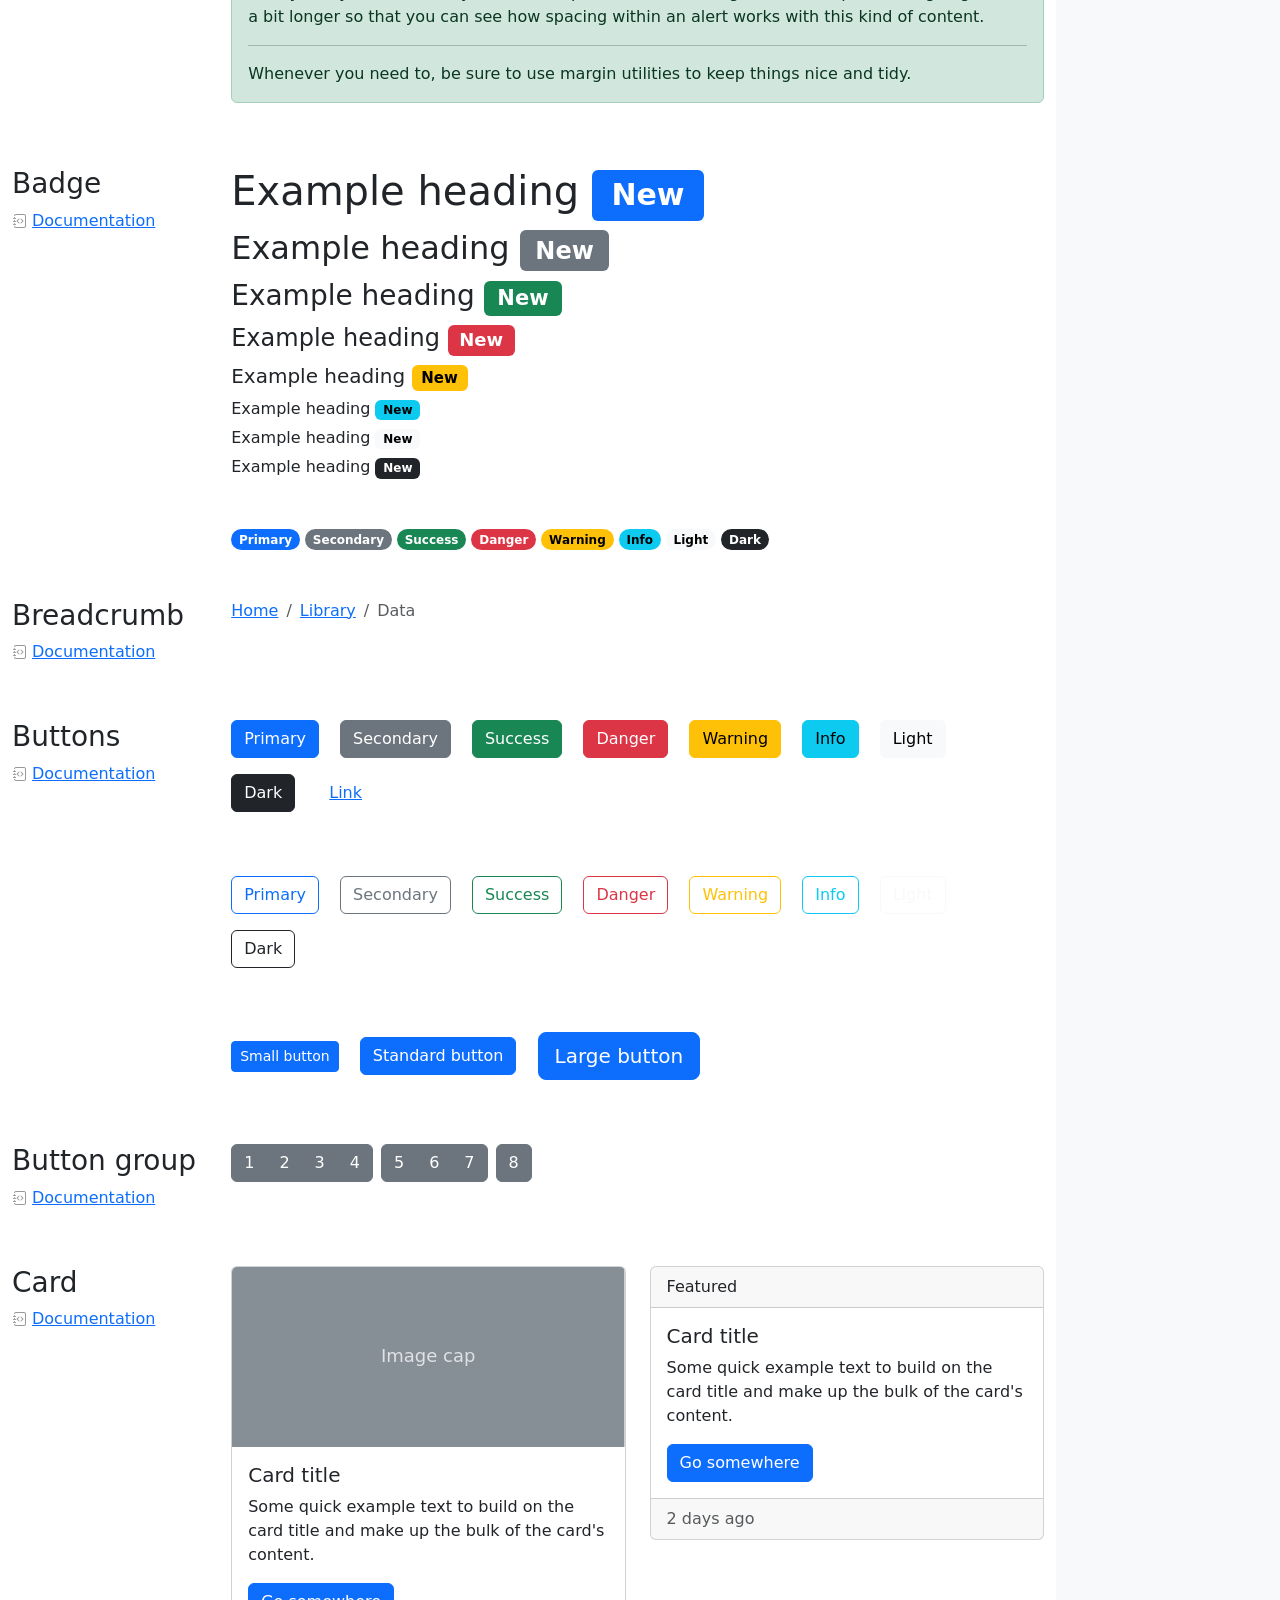
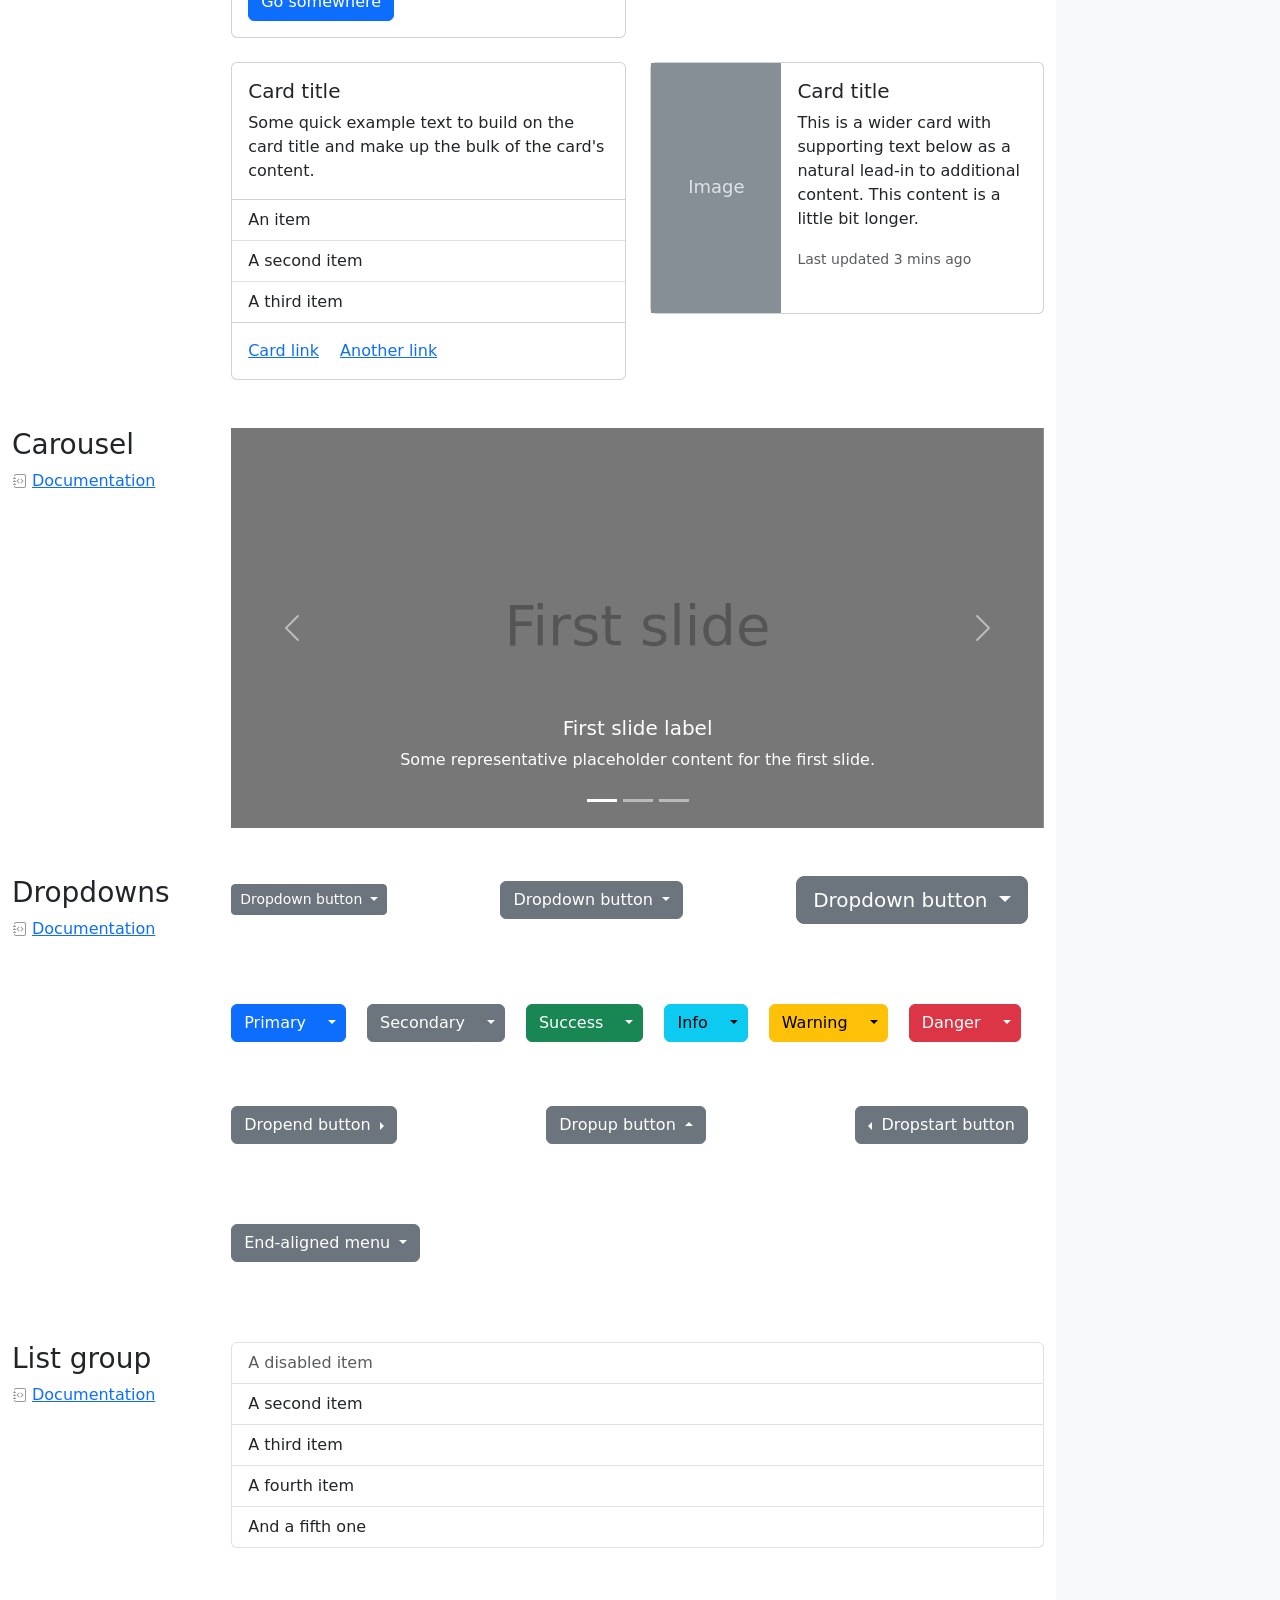
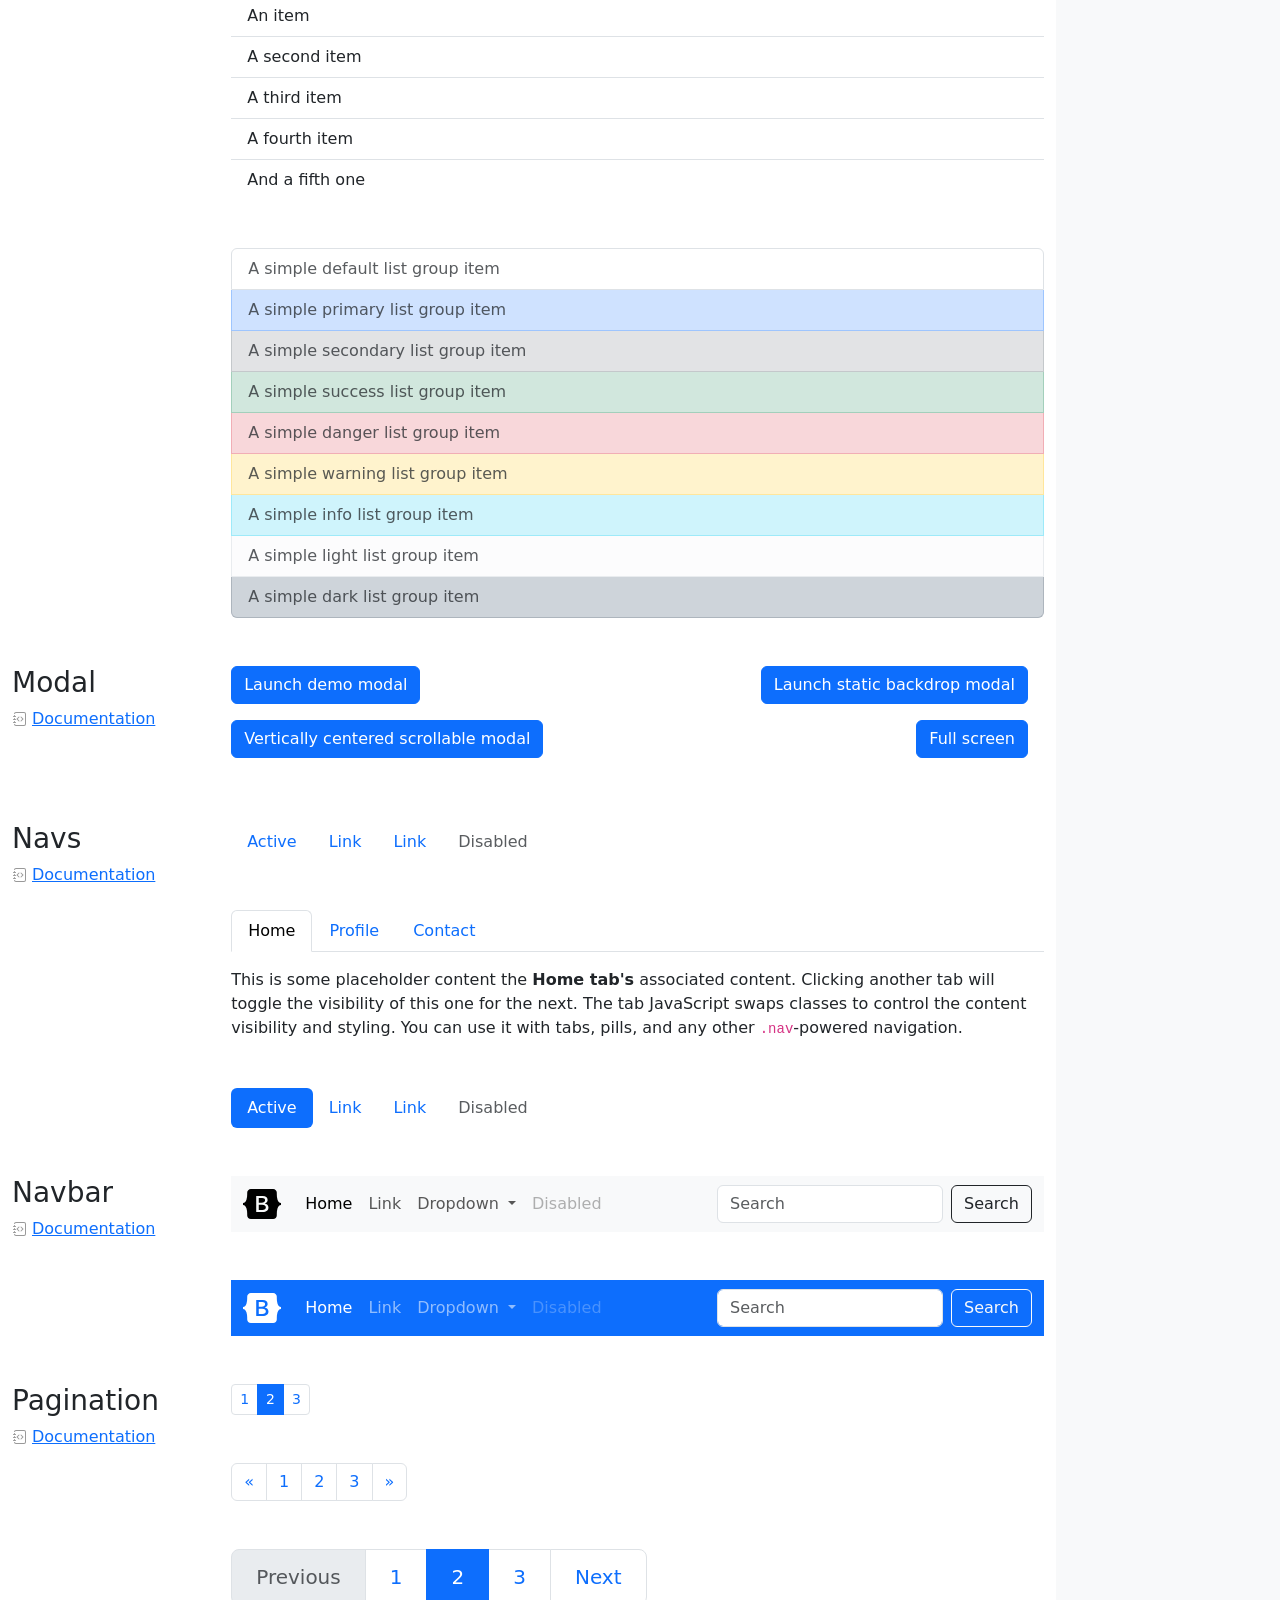
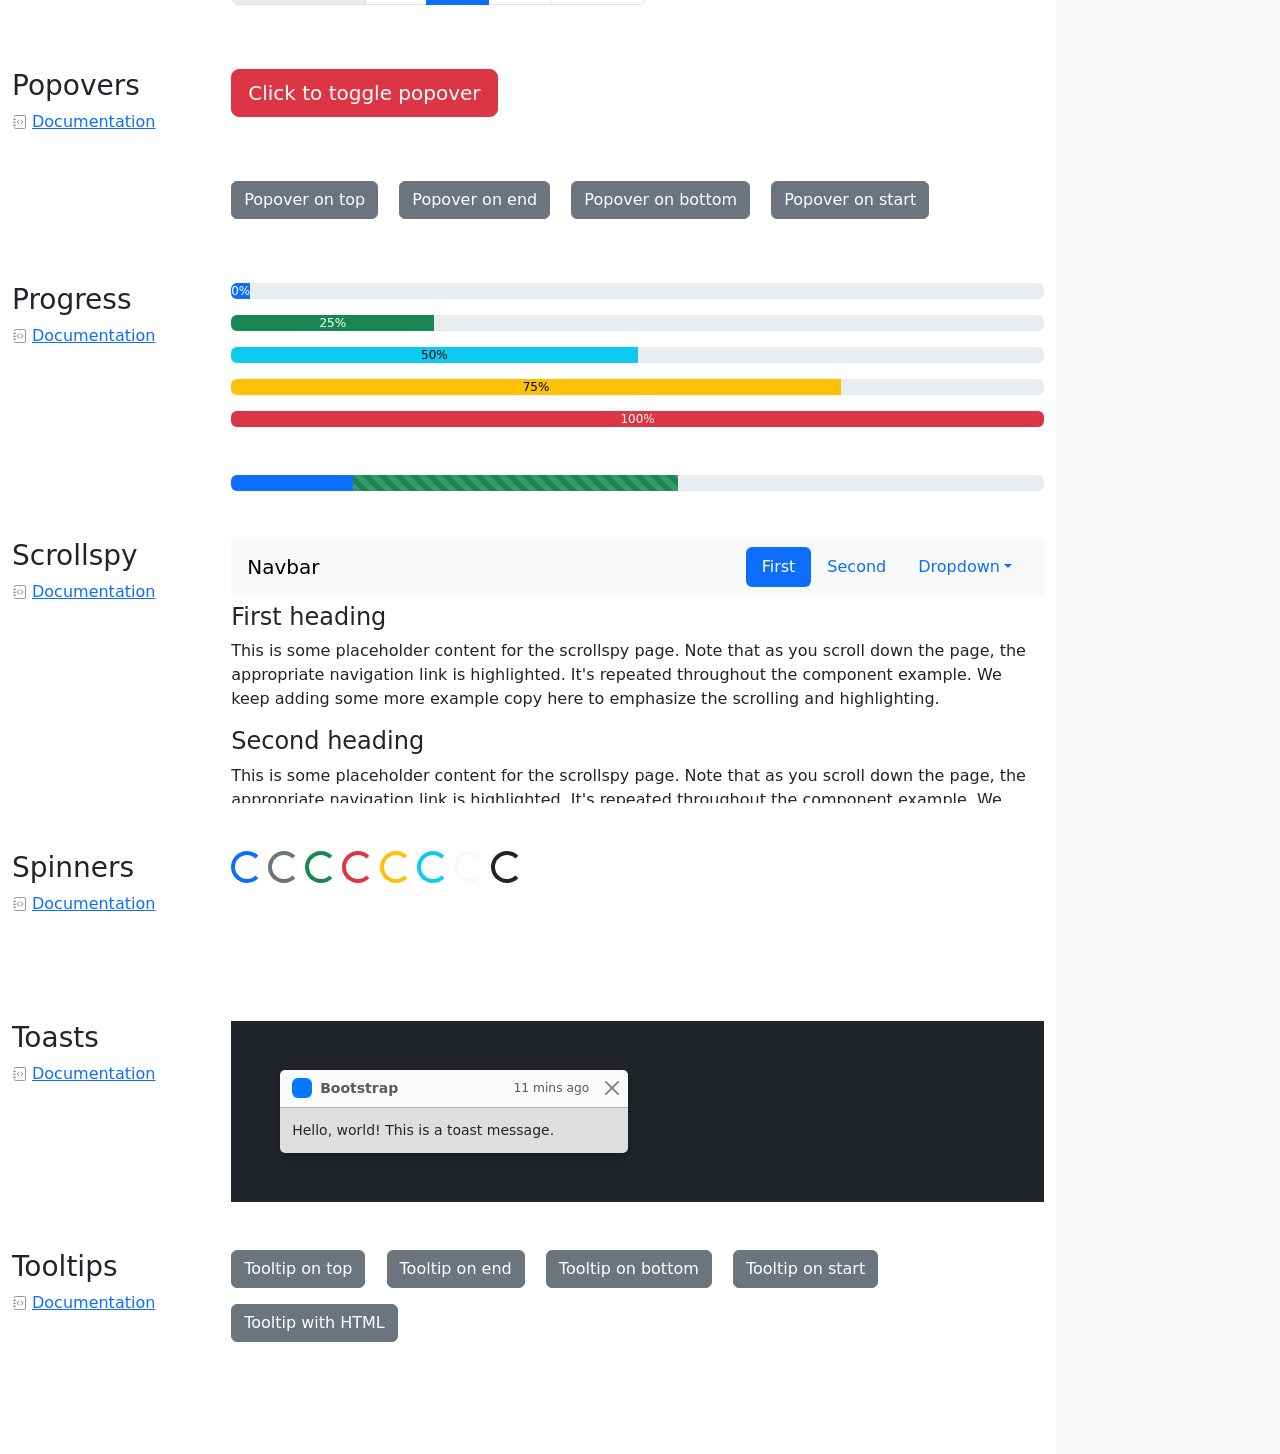
<file: bootstrap-5.3.8-examples/cheatsheet/index.html>
<!doctype html>
<html lang="en" data-bs-theme="auto">
  <head>
    <meta charset="utf-8" />
    <meta name="viewport" content="width=device-width, initial-scale=1" />
    <meta name="description" content="" />
    <meta
      name="author"
      content="Mark Otto, Jacob Thornton, and Bootstrap contributors"
    />
    <meta name="generator" content="Astro v5.13.2" />
    <title>Cheatsheet · Bootstrap v5.3</title>
    <link
      rel="canonical"
      href="https://getbootstrap.com/docs/5.3/examples/cheatsheet/"
    />
    <script src="../assets/js/color-modes.js"></script>
    <link href="../assets/dist/css/bootstrap.min.css" rel="stylesheet" />
    <meta name="theme-color" content="#712cf9" />
    <link href="cheatsheet.css" rel="stylesheet" />
    <style>
      .bd-placeholder-img {
        font-size: 1.125rem;
        text-anchor: middle;
        -webkit-user-select: none;
        -moz-user-select: none;
        user-select: none;
      }
      @media (min-width: 768px) {
        .bd-placeholder-img-lg {
          font-size: 3.5rem;
        }
      }
      .b-example-divider {
        width: 100%;
        height: 3rem;
        background-color: #0000001a;
        border: solid rgba(0, 0, 0, 0.15);
        border-width: 1px 0;
        box-shadow:
          inset 0 0.5em 1.5em #0000001a,
          inset 0 0.125em 0.5em #00000026;
      }
      .b-example-vr {
        flex-shrink: 0;
        width: 1.5rem;
        height: 100vh;
      }
      .bi {
        vertical-align: -0.125em;
        fill: currentColor;
      }
      .nav-scroller {
        position: relative;
        z-index: 2;
        height: 2.75rem;
        overflow-y: hidden;
      }
      .nav-scroller .nav {
        display: flex;
        flex-wrap: nowrap;
        padding-bottom: 1rem;
        margin-top: -1px;
        overflow-x: auto;
        text-align: center;
        white-space: nowrap;
        -webkit-overflow-scrolling: touch;
      }
      .btn-bd-primary {
        --bd-violet-bg: #712cf9;
        --bd-violet-rgb: 112.520718, 44.062154, 249.437846;
        --bs-btn-font-weight: 600;
        --bs-btn-color: var(--bs-white);
        --bs-btn-bg: var(--bd-violet-bg);
        --bs-btn-border-color: var(--bd-violet-bg);
        --bs-btn-hover-color: var(--bs-white);
        --bs-btn-hover-bg: #6528e0;
        --bs-btn-hover-border-color: #6528e0;
        --bs-btn-focus-shadow-rgb: var(--bd-violet-rgb);
        --bs-btn-active-color: var(--bs-btn-hover-color);
        --bs-btn-active-bg: #5a23c8;
        --bs-btn-active-border-color: #5a23c8;
      }
      .bd-mode-toggle {
        z-index: 1500;
      }
      .bd-mode-toggle .bi {
        width: 1em;
        height: 1em;
      }
      .bd-mode-toggle .dropdown-menu .active .bi {
        display: block !important;
      }
    </style>
  </head>
  <body class="bg-body-tertiary">
    <svg xmlns="http://www.w3.org/2000/svg" class="d-none">
      <symbol id="check2" viewBox="0 0 16 16">
        <path
          d="M13.854 3.646a.5.5 0 0 1 0 .708l-7 7a.5.5 0 0 1-.708 0l-3.5-3.5a.5.5 0 1 1 .708-.708L6.5 10.293l6.646-6.647a.5.5 0 0 1 .708 0z"
        ></path>
      </symbol>
      <symbol id="circle-half" viewBox="0 0 16 16">
        <path
          d="M8 15A7 7 0 1 0 8 1v14zm0 1A8 8 0 1 1 8 0a8 8 0 0 1 0 16z"
        ></path>
      </symbol>
      <symbol id="moon-stars-fill" viewBox="0 0 16 16">
        <path
          d="M6 .278a.768.768 0 0 1 .08.858 7.208 7.208 0 0 0-.878 3.46c0 4.021 3.278 7.277 7.318 7.277.527 0 1.04-.055 1.533-.16a.787.787 0 0 1 .81.316.733.733 0 0 1-.031.893A8.349 8.349 0 0 1 8.344 16C3.734 16 0 12.286 0 7.71 0 4.266 2.114 1.312 5.124.06A.752.752 0 0 1 6 .278z"
        ></path>
        <path
          d="M10.794 3.148a.217.217 0 0 1 .412 0l.387 1.162c.173.518.579.924 1.097 1.097l1.162.387a.217.217 0 0 1 0 .412l-1.162.387a1.734 1.734 0 0 0-1.097 1.097l-.387 1.162a.217.217 0 0 1-.412 0l-.387-1.162A1.734 1.734 0 0 0 9.31 6.593l-1.162-.387a.217.217 0 0 1 0-.412l1.162-.387a1.734 1.734 0 0 0 1.097-1.097l.387-1.162zM13.863.099a.145.145 0 0 1 .274 0l.258.774c.115.346.386.617.732.732l.774.258a.145.145 0 0 1 0 .274l-.774.258a1.156 1.156 0 0 0-.732.732l-.258.774a.145.145 0 0 1-.274 0l-.258-.774a1.156 1.156 0 0 0-.732-.732l-.774-.258a.145.145 0 0 1 0-.274l.774-.258c.346-.115.617-.386.732-.732L13.863.1z"
        ></path>
      </symbol>
      <symbol id="sun-fill" viewBox="0 0 16 16">
        <path
          d="M8 12a4 4 0 1 0 0-8 4 4 0 0 0 0 8zM8 0a.5.5 0 0 1 .5.5v2a.5.5 0 0 1-1 0v-2A.5.5 0 0 1 8 0zm0 13a.5.5 0 0 1 .5.5v2a.5.5 0 0 1-1 0v-2A.5.5 0 0 1 8 13zm8-5a.5.5 0 0 1-.5.5h-2a.5.5 0 0 1 0-1h2a.5.5 0 0 1 .5.5zM3 8a.5.5 0 0 1-.5.5h-2a.5.5 0 0 1 0-1h2A.5.5 0 0 1 3 8zm10.657-5.657a.5.5 0 0 1 0 .707l-1.414 1.415a.5.5 0 1 1-.707-.708l1.414-1.414a.5.5 0 0 1 .707 0zm-9.193 9.193a.5.5 0 0 1 0 .707L3.05 13.657a.5.5 0 0 1-.707-.707l1.414-1.414a.5.5 0 0 1 .707 0zm9.193 2.121a.5.5 0 0 1-.707 0l-1.414-1.414a.5.5 0 0 1 .707-.707l1.414 1.414a.5.5 0 0 1 0 .707zM4.464 4.465a.5.5 0 0 1-.707 0L2.343 3.05a.5.5 0 1 1 .707-.707l1.414 1.414a.5.5 0 0 1 0 .708z"
        ></path>
      </symbol>
    </svg>
    <div
      class="dropdown position-fixed bottom-0 end-0 mb-3 me-3 bd-mode-toggle"
    >
      <button
        class="btn btn-bd-primary py-2 dropdown-toggle d-flex align-items-center"
        id="bd-theme"
        type="button"
        aria-expanded="false"
        data-bs-toggle="dropdown"
        aria-label="Toggle theme (auto)"
      >
        <svg class="bi my-1 theme-icon-active" aria-hidden="true">
          <use href="#circle-half"></use>
        </svg>
        <span class="visually-hidden" id="bd-theme-text">Toggle theme</span>
      </button>
      <ul
        class="dropdown-menu dropdown-menu-end shadow"
        aria-labelledby="bd-theme-text"
      >
        <li>
          <button
            type="button"
            class="dropdown-item d-flex align-items-center"
            data-bs-theme-value="light"
            aria-pressed="false"
          >
            <svg class="bi me-2 opacity-50" aria-hidden="true">
              <use href="#sun-fill"></use>
            </svg>
            Light
            <svg class="bi ms-auto d-none" aria-hidden="true">
              <use href="#check2"></use>
            </svg>
          </button>
        </li>
        <li>
          <button
            type="button"
            class="dropdown-item d-flex align-items-center"
            data-bs-theme-value="dark"
            aria-pressed="false"
          >
            <svg class="bi me-2 opacity-50" aria-hidden="true">
              <use href="#moon-stars-fill"></use>
            </svg>
            Dark
            <svg class="bi ms-auto d-none" aria-hidden="true">
              <use href="#check2"></use>
            </svg>
          </button>
        </li>
        <li>
          <button
            type="button"
            class="dropdown-item d-flex align-items-center active"
            data-bs-theme-value="auto"
            aria-pressed="true"
          >
            <svg class="bi me-2 opacity-50" aria-hidden="true">
              <use href="#circle-half"></use>
            </svg>
            Auto
            <svg class="bi ms-auto d-none" aria-hidden="true">
              <use href="#check2"></use>
            </svg>
          </button>
        </li>
      </ul>
    </div>
    <header
      class="bd-header bg-dark py-3 d-flex align-items-stretch border-bottom border-dark"
    >
      <div class="container-fluid d-flex align-items-center">
        <h1 class="d-flex align-items-center fs-4 text-white mb-0">
          <img
            src="../assets/brand/bootstrap-logo-white.svg"
            width="38"
            height="30"
            class="me-3"
            alt="Bootstrap"
          />
          Cheatsheet
        </h1>
        <a
          href="../examples/cheatsheet-rtl/"
          class="ms-auto link-light"
          hreflang="ar"
          >RTL cheatsheet</a
        >
      </div>
    </header>
    <aside
      class="bd-aside sticky-xl-top text-body-secondary align-self-start mb-3 mb-xl-5 px-2"
    >
      <h2 class="h6 pt-4 pb-3 mb-4 border-bottom">On this page</h2>
      <nav class="small" id="toc">
        <ul class="list-unstyled">
          <li class="my-2">
            <button
              type="button"
              class="btn d-inline-flex align-items-center collapsed border-0"
              data-bs-toggle="collapse"
              aria-expanded="false"
              data-bs-target="#contents-collapse"
              aria-controls="contents-collapse"
            >
              Contents
            </button>
            <ul class="list-unstyled ps-3 collapse" id="contents-collapse">
              <li>
                <a
                  class="d-inline-flex align-items-center rounded text-decoration-none"
                  href="#typography"
                  >Typography</a
                >
              </li>
              <li>
                <a
                  class="d-inline-flex align-items-center rounded text-decoration-none"
                  href="#images"
                  >Images</a
                >
              </li>
              <li>
                <a
                  class="d-inline-flex align-items-center rounded text-decoration-none"
                  href="#tables"
                  >Tables</a
                >
              </li>
              <li>
                <a
                  class="d-inline-flex align-items-center rounded text-decoration-none"
                  href="#figures"
                  >Figures</a
                >
              </li>
            </ul>
          </li>
          <li class="my-2">
            <button
              type="button"
              class="btn d-inline-flex align-items-center collapsed border-0"
              data-bs-toggle="collapse"
              aria-expanded="false"
              data-bs-target="#forms-collapse"
              aria-controls="forms-collapse"
            >
              Forms
            </button>
            <ul class="list-unstyled ps-3 collapse" id="forms-collapse">
              <li>
                <a
                  class="d-inline-flex align-items-center rounded text-decoration-none"
                  href="#overview"
                  >Overview</a
                >
              </li>
              <li>
                <a
                  class="d-inline-flex align-items-center rounded text-decoration-none"
                  href="#disabled-forms"
                  >Disabled forms</a
                >
              </li>
              <li>
                <a
                  class="d-inline-flex align-items-center rounded text-decoration-none"
                  href="#sizing"
                  >Sizing</a
                >
              </li>
              <li>
                <a
                  class="d-inline-flex align-items-center rounded text-decoration-none"
                  href="#input-group"
                  >Input group</a
                >
              </li>
              <li>
                <a
                  class="d-inline-flex align-items-center rounded text-decoration-none"
                  href="#floating-labels"
                  >Floating labels</a
                >
              </li>
              <li>
                <a
                  class="d-inline-flex align-items-center rounded text-decoration-none"
                  href="#validation"
                  >Validation</a
                >
              </li>
            </ul>
          </li>
          <li class="my-2">
            <button
              type="button"
              class="btn d-inline-flex align-items-center collapsed border-0"
              data-bs-toggle="collapse"
              aria-expanded="false"
              data-bs-target="#components-collapse"
              aria-controls="components-collapse"
            >
              Components
            </button>
            <ul class="list-unstyled ps-3 collapse" id="components-collapse">
              <li>
                <a
                  class="d-inline-flex align-items-center rounded text-decoration-none"
                  href="#accordion"
                  >Accordion</a
                >
              </li>
              <li>
                <a
                  class="d-inline-flex align-items-center rounded text-decoration-none"
                  href="#alerts"
                  >Alerts</a
                >
              </li>
              <li>
                <a
                  class="d-inline-flex align-items-center rounded text-decoration-none"
                  href="#badge"
                  >Badge</a
                >
              </li>
              <li>
                <a
                  class="d-inline-flex align-items-center rounded text-decoration-none"
                  href="#breadcrumb"
                  >Breadcrumb</a
                >
              </li>
              <li>
                <a
                  class="d-inline-flex align-items-center rounded text-decoration-none"
                  href="#buttons"
                  >Buttons</a
                >
              </li>
              <li>
                <a
                  class="d-inline-flex align-items-center rounded text-decoration-none"
                  href="#button-group"
                  >Button group</a
                >
              </li>
              <li>
                <a
                  class="d-inline-flex align-items-center rounded text-decoration-none"
                  href="#card"
                  >Card</a
                >
              </li>
              <li>
                <a
                  class="d-inline-flex align-items-center rounded text-decoration-none"
                  href="#carousel"
                  >Carousel</a
                >
              </li>
              <li>
                <a
                  class="d-inline-flex align-items-center rounded text-decoration-none"
                  href="#dropdowns"
                  >Dropdowns</a
                >
              </li>
              <li>
                <a
                  class="d-inline-flex align-items-center rounded text-decoration-none"
                  href="#list-group"
                  >List group</a
                >
              </li>
              <li>
                <a
                  class="d-inline-flex align-items-center rounded text-decoration-none"
                  href="#modal"
                  >Modal</a
                >
              </li>
              <li>
                <a
                  class="d-inline-flex align-items-center rounded text-decoration-none"
                  href="#navs"
                  >Navs</a
                >
              </li>
              <li>
                <a
                  class="d-inline-flex align-items-center rounded text-decoration-none"
                  href="#navbar"
                  >Navbar</a
                >
              </li>
              <li>
                <a
                  class="d-inline-flex align-items-center rounded text-decoration-none"
                  href="#pagination"
                  >Pagination</a
                >
              </li>
              <li>
                <a
                  class="d-inline-flex align-items-center rounded text-decoration-none"
                  href="#popovers"
                  >Popovers</a
                >
              </li>
              <li>
                <a
                  class="d-inline-flex align-items-center rounded text-decoration-none"
                  href="#progress"
                  >Progress</a
                >
              </li>
              <li>
                <a
                  class="d-inline-flex align-items-center rounded text-decoration-none"
                  href="#scrollspy"
                  >Scrollspy</a
                >
              </li>
              <li>
                <a
                  class="d-inline-flex align-items-center rounded text-decoration-none"
                  href="#spinners"
                  >Spinners</a
                >
              </li>
              <li>
                <a
                  class="d-inline-flex align-items-center rounded text-decoration-none"
                  href="#toasts"
                  >Toasts</a
                >
              </li>
              <li>
                <a
                  class="d-inline-flex align-items-center rounded text-decoration-none"
                  href="#tooltips"
                  >Tooltips</a
                >
              </li>
            </ul>
          </li>
        </ul>
      </nav>
    </aside>
    <main class="bd-cheatsheet container-fluid bg-body">
      <section id="content">
        <h2 class="sticky-xl-top fw-bold pt-3 pt-xl-5 pb-2 pb-xl-3">
          Contents
        </h2>
        <article class="my-3" id="typography">
          <div
            class="bd-heading sticky-xl-top align-self-start mt-5 mb-3 mt-xl-0 mb-xl-2"
          >
            <h3>Typography</h3>
            <a class="d-flex align-items-center" href="../content/typography"
              >Documentation</a
            >
          </div>
          <div>
            <div class="bd-example-snippet bd-code-snippet">
              <div class="bd-example m-0 border-0">
                <p class="display-1">Display 1</p>
                <p class="display-2">Display 2</p>
                <p class="display-3">Display 3</p>
                <p class="display-4">Display 4</p>
                <p class="display-5">Display 5</p>
                <p class="display-6">Display 6</p>
              </div>
            </div>
            <div class="bd-example-snippet bd-code-snippet">
              <div class="bd-example m-0 border-0">
                <p class="h1">Heading 1</p>
                <p class="h2">Heading 2</p>
                <p class="h3">Heading 3</p>
                <p class="h4">Heading 4</p>
                <p class="h5">Heading 5</p>
                <p class="h6">Heading 6</p>
              </div>
            </div>
            <div class="bd-example-snippet bd-code-snippet">
              <div class="bd-example m-0 border-0">
                <p class="lead">
                  This is a lead paragraph. It stands out from regular
                  paragraphs.
                </p>
              </div>
            </div>
            <div class="bd-example-snippet bd-code-snippet">
              <div class="bd-example m-0 border-0">
                <p>You can use the mark tag to <mark>highlight</mark> text.</p>
                <p>
                  <del
                    >This line of text is meant to be treated as deleted
                    text.</del
                  >
                </p>
                <p>
                  <s
                    >This line of text is meant to be treated as no longer
                    accurate.</s
                  >
                </p>
                <p>
                  <ins
                    >This line of text is meant to be treated as an addition to
                    the document.</ins
                  >
                </p>
                <p><u>This line of text will render as underlined.</u></p>
                <p>
                  <small
                    >This line of text is meant to be treated as fine
                    print.</small
                  >
                </p>
                <p><strong>This line rendered as bold text.</strong></p>
                <p><em>This line rendered as italicized text.</em></p>
              </div>
            </div>
            <div class="bd-example-snippet bd-code-snippet">
              <div class="bd-example m-0 border-0">
                <hr />
              </div>
            </div>
            <div class="bd-example-snippet bd-code-snippet">
              <div class="bd-example m-0 border-0">
                <blockquote class="blockquote">
                  <p>A well-known quote, contained in a blockquote element.</p>
                  <footer class="blockquote-footer">
                    Someone famous in
                    <cite title="Source Title">Source Title</cite>
                  </footer>
                </blockquote>
              </div>
            </div>
            <div class="bd-example-snippet bd-code-snippet">
              <div class="bd-example m-0 border-0">
                <ul class="list-unstyled">
                  <li>This is a list.</li>
                  <li>It appears completely unstyled.</li>
                  <li>Structurally, it's still a list.</li>
                  <li>
                    However, this style only applies to immediate child
                    elements.
                  </li>
                  <li>
                    Nested lists:
                    <ul>
                      <li>are unaffected by this style</li>
                      <li>will still show a bullet</li>
                      <li>and have appropriate left margin</li>
                    </ul>
                  </li>
                  <li>This may still come in handy in some situations.</li>
                </ul>
              </div>
            </div>
            <div class="bd-example-snippet bd-code-snippet">
              <div class="bd-example m-0 border-0">
                <ul class="list-inline">
                  <li class="list-inline-item">This is a list item.</li>
                  <li class="list-inline-item">And another one.</li>
                  <li class="list-inline-item">
                    But they're displayed inline.
                  </li>
                </ul>
              </div>
            </div>
          </div>
        </article>
        <article class="my-3" id="images">
          <div
            class="bd-heading sticky-xl-top align-self-start mt-5 mb-3 mt-xl-0 mb-xl-2"
          >
            <h3>Images</h3>
            <a class="d-flex align-items-center" href="../content/images"
              >Documentation</a
            >
          </div>
          <div>
            <div class="bd-example-snippet bd-code-snippet">
              <div class="bd-example m-0 border-0">
                <svg
                  aria-label="Placeholder: Responsive image"
                  class="bd-placeholder-img bd-placeholder-img-lg img-fluid"
                  height="250"
                  preserveAspectRatio="xMidYMid slice"
                  role="img"
                  width="100%"
                  xmlns="http://www.w3.org/2000/svg"
                >
                  <title>Placeholder</title>
                  <rect width="100%" height="100%" fill="#868e96" />
                  <text x="50%" y="50%" fill="#dee2e6" dy=".3em">
                    Responsive image
                  </text>
                </svg>
              </div>
            </div>
            <div class="bd-example-snippet bd-code-snippet">
              <div class="bd-example m-0 border-0">
                <svg
                  aria-label="A generic square placeholder image with a white border around it, making it resemble a photograph taken with an old instant camera: 200x200"
                  class="bd-placeholder-img img-thumbnail"
                  height="200"
                  preserveAspectRatio="xMidYMid slice"
                  role="img"
                  width="200"
                  xmlns="http://www.w3.org/2000/svg"
                >
                  <title>
                    A generic square placeholder image with a white border
                    around it, making it resemble a photograph taken with an old
                    instant camera
                  </title>
                  <rect width="100%" height="100%" fill="#868e96" />
                  <text x="50%" y="50%" fill="#dee2e6" dy=".3em">200x200</text>
                </svg>
              </div>
            </div>
          </div>
        </article>
        <article class="my-3" id="tables">
          <div
            class="bd-heading sticky-xl-top align-self-start mt-5 mb-3 mt-xl-0 mb-xl-2"
          >
            <h3>Tables</h3>
            <a class="d-flex align-items-center" href="../content/tables"
              >Documentation</a
            >
          </div>
          <div>
            <div class="bd-example-snippet bd-code-snippet">
              <div class="bd-example m-0 border-0">
                <table class="table table-striped">
                  <thead>
                    <tr>
                      <th scope="col">#</th>
                      <th scope="col">First</th>
                      <th scope="col">Last</th>
                      <th scope="col">Handle</th>
                    </tr>
                  </thead>
                  <tbody>
                    <tr>
                      <th scope="row">1</th>
                      <td>Mark</td>
                      <td>Otto</td>
                      <td>@mdo</td>
                    </tr>
                    <tr>
                      <th scope="row">2</th>
                      <td>Jacob</td>
                      <td>Thornton</td>
                      <td>@fat</td>
                    </tr>
                    <tr>
                      <th scope="row">3</th>
                      <td>John</td>
                      <td>Doe</td>
                      <td>@social</td>
                    </tr>
                  </tbody>
                </table>
              </div>
            </div>
            <div class="bd-example-snippet bd-code-snippet">
              <div class="bd-example m-0 border-0">
                <table class="table table-dark table-borderless">
                  <thead>
                    <tr>
                      <th scope="col">#</th>
                      <th scope="col">First</th>
                      <th scope="col">Last</th>
                      <th scope="col">Handle</th>
                    </tr>
                  </thead>
                  <tbody>
                    <tr>
                      <th scope="row">1</th>
                      <td>Mark</td>
                      <td>Otto</td>
                      <td>@mdo</td>
                    </tr>
                    <tr>
                      <th scope="row">2</th>
                      <td>Jacob</td>
                      <td>Thornton</td>
                      <td>@fat</td>
                    </tr>
                    <tr>
                      <th scope="row">3</th>
                      <td>John</td>
                      <td>Doe</td>
                      <td>@social</td>
                    </tr>
                  </tbody>
                </table>
              </div>
            </div>
            <div class="bd-example-snippet bd-code-snippet">
              <div class="bd-example m-0 border-0">
                <table class="table table-hover">
                  <thead>
                    <tr>
                      <th scope="col">Class</th>
                      <th scope="col">Heading</th>
                      <th scope="col">Heading</th>
                    </tr>
                  </thead>
                  <tbody>
                    <tr>
                      <th scope="row">Default</th>
                      <td>Cell</td>
                      <td>Cell</td>
                    </tr>
                    <tr class="table-primary">
                      <th scope="row">Primary</th>
                      <td>Cell</td>
                      <td>Cell</td>
                    </tr>
                    <tr class="table-secondary">
                      <th scope="row">Secondary</th>
                      <td>Cell</td>
                      <td>Cell</td>
                    </tr>
                    <tr class="table-success">
                      <th scope="row">Success</th>
                      <td>Cell</td>
                      <td>Cell</td>
                    </tr>
                    <tr class="table-danger">
                      <th scope="row">Danger</th>
                      <td>Cell</td>
                      <td>Cell</td>
                    </tr>
                    <tr class="table-warning">
                      <th scope="row">Warning</th>
                      <td>Cell</td>
                      <td>Cell</td>
                    </tr>
                    <tr class="table-info">
                      <th scope="row">Info</th>
                      <td>Cell</td>
                      <td>Cell</td>
                    </tr>
                    <tr class="table-light">
                      <th scope="row">Light</th>
                      <td>Cell</td>
                      <td>Cell</td>
                    </tr>
                    <tr class="table-dark">
                      <th scope="row">Dark</th>
                      <td>Cell</td>
                      <td>Cell</td>
                    </tr>
                  </tbody>
                </table>
              </div>
            </div>
            <div class="bd-example-snippet bd-code-snippet">
              <div class="bd-example m-0 border-0">
                <table class="table table-sm table-bordered">
                  <thead>
                    <tr>
                      <th scope="col">#</th>
                      <th scope="col">First</th>
                      <th scope="col">Last</th>
                      <th scope="col">Handle</th>
                    </tr>
                  </thead>
                  <tbody>
                    <tr>
                      <th scope="row">1</th>
                      <td>Mark</td>
                      <td>Otto</td>
                      <td>@mdo</td>
                    </tr>
                    <tr>
                      <th scope="row">2</th>
                      <td>Jacob</td>
                      <td>Thornton</td>
                      <td>@fat</td>
                    </tr>
                    <tr>
                      <th scope="row">3</th>
                      <td>John</td>
                      <td>Doe</td>
                      <td>@social</td>
                    </tr>
                  </tbody>
                </table>
              </div>
            </div>
          </div>
        </article>
        <article class="my-3" id="figures">
          <div
            class="bd-heading sticky-xl-top align-self-start mt-5 mb-3 mt-xl-0 mb-xl-2"
          >
            <h3>Figures</h3>
            <a class="d-flex align-items-center" href="../content/figures"
              >Documentation</a
            >
          </div>
          <div>
            <div class="bd-example-snippet bd-code-snippet">
              <div class="bd-example m-0 border-0">
                <figure class="figure">
                  <svg
                    aria-label="Placeholder: 400x300"
                    class="bd-placeholder-img figure-img img-fluid rounded"
                    height="300"
                    preserveAspectRatio="xMidYMid slice"
                    role="img"
                    width="400"
                    xmlns="http://www.w3.org/2000/svg"
                  >
                    <title>Placeholder</title>
                    <rect width="100%" height="100%" fill="#868e96" />
                    <text x="50%" y="50%" fill="#dee2e6" dy=".3em">
                      400x300
                    </text>
                  </svg>
                  <figcaption class="figure-caption">
                    A caption for the above image.
                  </figcaption>
                </figure>
              </div>
            </div>
          </div>
        </article>
      </section>
      <section id="forms">
        <h2 class="sticky-xl-top fw-bold pt-3 pt-xl-5 pb-2 pb-xl-3">Forms</h2>
        <article class="my-3" id="overview">
          <div
            class="bd-heading sticky-xl-top align-self-start mt-5 mb-3 mt-xl-0 mb-xl-2"
          >
            <h3>Overview</h3>
            <a class="d-flex align-items-center" href="../forms/overview/"
              >Documentation</a
            >
          </div>
          <div>
            <div class="bd-example-snippet bd-code-snippet">
              <div class="bd-example m-0 border-0">
                <form>
                  <div class="mb-3">
                    <label for="exampleInputEmail1" class="form-label"
                      >Email address</label
                    >
                    <input
                      type="email"
                      class="form-control"
                      id="exampleInputEmail1"
                      aria-describedby="emailHelp"
                    />
                    <div id="emailHelp" class="form-text">
                      We'll never share your email with anyone else.
                    </div>
                  </div>
                  <div class="mb-3">
                    <label for="exampleInputPassword1" class="form-label"
                      >Password</label
                    >
                    <input
                      type="password"
                      class="form-control"
                      id="exampleInputPassword1"
                    />
                  </div>
                  <div class="mb-3">
                    <label for="exampleSelect" class="form-label"
                      >Select menu</label
                    >
                    <select class="form-select" id="exampleSelect">
                      <option selected>Open this select menu</option>
                      <option value="1">One</option>
                      <option value="2">Two</option>
                      <option value="3">Three</option>
                    </select>
                  </div>
                  <div class="mb-3 form-check">
                    <input
                      type="checkbox"
                      class="form-check-input"
                      id="exampleCheck1"
                    />
                    <label class="form-check-label" for="exampleCheck1"
                      >Check me out</label
                    >
                  </div>
                  <fieldset class="mb-3">
                    <legend>Radios buttons</legend>
                    <div class="form-check">
                      <input
                        type="radio"
                        name="radios"
                        class="form-check-input"
                        id="exampleRadio1"
                      />
                      <label class="form-check-label" for="exampleRadio1"
                        >Default radio</label
                      >
                    </div>
                    <div class="mb-3 form-check">
                      <input
                        type="radio"
                        name="radios"
                        class="form-check-input"
                        id="exampleRadio2"
                      />
                      <label class="form-check-label" for="exampleRadio2"
                        >Another radio</label
                      >
                    </div>
                  </fieldset>
                  <div class="mb-3">
                    <label class="form-label" for="customFile">Upload</label>
                    <input type="file" class="form-control" id="customFile" />
                  </div>
                  <div class="mb-3 form-check form-switch">
                    <input
                      class="form-check-input"
                      type="checkbox"
                      role="switch"
                      id="switchCheckChecked"
                      checked
                    />
                    <label class="form-check-label" for="switchCheckChecked"
                      >Checked switch checkbox input</label
                    >
                  </div>
                  <div class="mb-3">
                    <label for="customRange3" class="form-label"
                      >Example range</label
                    >
                    <input
                      type="range"
                      class="form-range"
                      min="0"
                      max="5"
                      step="0.5"
                      id="customRange3"
                    />
                  </div>
                  <button type="submit" class="btn btn-primary">Submit</button>
                </form>
              </div>
            </div>
          </div>
        </article>
        <article class="my-3" id="disabled-forms">
          <div
            class="bd-heading sticky-xl-top align-self-start mt-5 mb-3 mt-xl-0 mb-xl-2"
          >
            <h3>Disabled forms</h3>
            <a
              class="d-flex align-items-center"
              href="../forms/overview/#disabled-forms"
              >Documentation</a
            >
          </div>
          <div>
            <div class="bd-example-snippet bd-code-snippet">
              <div class="bd-example m-0 border-0">
                <form>
                  <fieldset disabled aria-label="Disabled fieldset example">
                    <div class="mb-3">
                      <label for="disabledTextInput" class="form-label"
                        >Disabled input</label
                      >
                      <input
                        type="text"
                        id="disabledTextInput"
                        class="form-control"
                        placeholder="Disabled input"
                      />
                    </div>
                    <div class="mb-3">
                      <label for="disabledSelect" class="form-label"
                        >Disabled select menu</label
                      >
                      <select id="disabledSelect" class="form-select">
                        <option>Disabled select</option>
                      </select>
                    </div>
                    <div class="mb-3">
                      <div class="form-check">
                        <input
                          class="form-check-input"
                          type="checkbox"
                          id="disabledFieldsetCheck"
                          disabled
                        />
                        <label
                          class="form-check-label"
                          for="disabledFieldsetCheck"
                        >
                          Can't check this
                        </label>
                      </div>
                    </div>
                    <fieldset class="mb-3">
                      <legend>Disabled radios buttons</legend>
                      <div class="form-check">
                        <input
                          type="radio"
                          name="radios"
                          class="form-check-input"
                          id="disabledRadio1"
                          disabled
                        />
                        <label class="form-check-label" for="disabledRadio1"
                          >Disabled radio</label
                        >
                      </div>
                      <div class="mb-3 form-check">
                        <input
                          type="radio"
                          name="radios"
                          class="form-check-input"
                          id="disabledRadio2"
                          disabled
                        />
                        <label class="form-check-label" for="disabledRadio2"
                          >Another radio</label
                        >
                      </div>
                    </fieldset>
                    <div class="mb-3">
                      <label class="form-label" for="disabledCustomFile"
                        >Upload</label
                      >
                      <input
                        type="file"
                        class="form-control"
                        id="disabledCustomFile"
                        disabled
                      />
                    </div>
                    <div class="mb-3 form-check form-switch">
                      <input
                        class="form-check-input"
                        type="checkbox"
                        role="switch"
                        id="disabledSwitchCheckChecked"
                        checked
                        disabled
                      />
                      <label
                        class="form-check-label"
                        for="disabledSwitchCheckChecked"
                        >Disabled checked switch checkbox input</label
                      >
                    </div>
                    <div class="mb-3">
                      <label for="disabledRange" class="form-label"
                        >Disabled range</label
                      >
                      <input
                        type="range"
                        class="form-range"
                        min="0"
                        max="5"
                        step="0.5"
                        id="disabledRange"
                      />
                    </div>
                    <button type="submit" class="btn btn-primary">
                      Submit
                    </button>
                  </fieldset>
                </form>
              </div>
            </div>
          </div>
        </article>
        <article class="my-3" id="sizing">
          <div
            class="bd-heading sticky-xl-top align-self-start mt-5 mb-3 mt-xl-0 mb-xl-2"
          >
            <h3>Sizing</h3>
            <a
              class="d-flex align-items-center"
              href="../forms/form-control#sizing"
              >Documentation</a
            >
          </div>
          <div>
            <div class="bd-example-snippet bd-code-snippet">
              <div class="bd-example m-0 border-0">
                <div class="mb-3">
                  <input
                    class="form-control form-control-lg"
                    type="text"
                    placeholder=".form-control-lg"
                    aria-label=".form-control-lg example"
                  />
                </div>
                <div class="mb-3">
                  <select
                    class="form-select form-select-lg"
                    aria-label=".form-select-lg example"
                  >
                    <option selected>Open this select menu</option>
                    <option value="1">One</option>
                    <option value="2">Two</option>
                    <option value="3">Three</option>
                  </select>
                </div>
                <div class="mb-3">
                  <input
                    type="file"
                    class="form-control form-control-lg"
                    aria-label="Large file input example"
                  />
                </div>
              </div>
            </div>
            <div class="bd-example-snippet bd-code-snippet">
              <div class="bd-example m-0 border-0">
                <div class="mb-3">
                  <input
                    class="form-control form-control-sm"
                    type="text"
                    placeholder=".form-control-sm"
                    aria-label=".form-control-sm example"
                  />
                </div>
                <div class="mb-3">
                  <select
                    class="form-select form-select-sm"
                    aria-label=".form-select-sm example"
                  >
                    <option selected>Open this select menu</option>
                    <option value="1">One</option>
                    <option value="2">Two</option>
                    <option value="3">Three</option>
                  </select>
                </div>
                <div class="mb-3">
                  <input
                    type="file"
                    class="form-control form-control-sm"
                    aria-label="Small file input example"
                  />
                </div>
              </div>
            </div>
          </div>
        </article>
        <article class="my-3" id="input-group">
          <div
            class="bd-heading sticky-xl-top align-self-start mt-5 mb-3 mt-xl-0 mb-xl-2"
          >
            <h3>Input group</h3>
            <a class="d-flex align-items-center" href="../forms/input-group"
              >Documentation</a
            >
          </div>
          <div>
            <div class="bd-example-snippet bd-code-snippet">
              <div class="bd-example m-0 border-0">
                <div class="input-group mb-3">
                  <span class="input-group-text" id="basic-addon1">@</span>
                  <input
                    type="text"
                    class="form-control"
                    placeholder="Username"
                    aria-label="Username"
                    aria-describedby="basic-addon1"
                  />
                </div>
                <div class="input-group mb-3">
                  <input
                    type="text"
                    class="form-control"
                    placeholder="Recipient's username"
                    aria-label="Recipient's username"
                    aria-describedby="basic-addon2"
                  />
                  <span class="input-group-text" id="basic-addon2"
                    >@example.com</span
                  >
                </div>
                <label for="basic-url" class="form-label"
                  >Your vanity URL</label
                >
                <div class="input-group mb-3">
                  <span class="input-group-text" id="basic-addon3"
                    >https://example.com/users/</span
                  >
                  <input
                    type="text"
                    class="form-control"
                    id="basic-url"
                    aria-describedby="basic-addon3"
                  />
                </div>
                <div class="input-group mb-3">
                  <span class="input-group-text">$</span>
                  <input
                    type="text"
                    class="form-control"
                    aria-label="Amount (to the nearest dollar)"
                  />
                  <span class="input-group-text">.00</span>
                </div>
                <div class="input-group">
                  <span class="input-group-text">With textarea</span>
                  <textarea
                    class="form-control"
                    aria-label="With textarea"
                  ></textarea>
                </div>
              </div>
            </div>
          </div>
        </article>
        <article class="my-3" id="floating-labels">
          <div
            class="bd-heading sticky-xl-top align-self-start mt-5 mb-3 mt-xl-0 mb-xl-2"
          >
            <h3>Floating labels</h3>
            <a class="d-flex align-items-center" href="../forms/floating-labels"
              >Documentation</a
            >
          </div>
          <div>
            <div class="bd-example-snippet bd-code-snippet">
              <div class="bd-example m-0 border-0">
                <form>
                  <div class="form-floating mb-3">
                    <input
                      type="email"
                      class="form-control"
                      id="floatingInput"
                      placeholder="name@example.com"
                    />
                    <label for="floatingInput">Email address</label>
                  </div>
                  <div class="form-floating">
                    <input
                      type="password"
                      class="form-control"
                      id="floatingPassword"
                      placeholder="Password"
                    />
                    <label for="floatingPassword">Password</label>
                  </div>
                </form>
              </div>
            </div>
          </div>
        </article>
        <article class="my-3" id="validation">
          <div
            class="bd-heading sticky-xl-top align-self-start mt-5 mb-3 mt-xl-0 mb-xl-2"
          >
            <h3>Validation</h3>
            <a class="d-flex align-items-center" href="../forms/validation"
              >Documentation</a
            >
          </div>
          <div>
            <div class="bd-example-snippet bd-code-snippet">
              <div class="bd-example m-0 border-0">
                <form class="row g-3">
                  <div class="col-md-4">
                    <label for="validationServer01" class="form-label"
                      >First name</label
                    >
                    <input
                      type="text"
                      class="form-control is-valid"
                      id="validationServer01"
                      value="Mark"
                      required
                    />
                    <div class="valid-feedback">Looks good!</div>
                  </div>
                  <div class="col-md-4">
                    <label for="validationServer02" class="form-label"
                      >Last name</label
                    >
                    <input
                      type="text"
                      class="form-control is-valid"
                      id="validationServer02"
                      value="Otto"
                      required
                    />
                    <div class="valid-feedback">Looks good!</div>
                  </div>
                  <div class="col-md-4">
                    <label for="validationServerUsername" class="form-label"
                      >Username</label
                    >
                    <div class="input-group has-validation">
                      <span class="input-group-text" id="inputGroupPrepend3"
                        >@</span
                      >
                      <input
                        type="text"
                        class="form-control is-invalid"
                        id="validationServerUsername"
                        aria-describedby="inputGroupPrepend3"
                        required
                      />
                      <div class="invalid-feedback">
                        Please choose a username.
                      </div>
                    </div>
                  </div>
                  <div class="col-md-6">
                    <label for="validationServer03" class="form-label"
                      >City</label
                    >
                    <input
                      type="text"
                      class="form-control is-invalid"
                      id="validationServer03"
                      required
                    />
                    <div class="invalid-feedback">
                      Please provide a valid city.
                    </div>
                  </div>
                  <div class="col-md-3">
                    <label for="validationServer04" class="form-label"
                      >State</label
                    >
                    <select
                      class="form-select is-invalid"
                      id="validationServer04"
                      required
                    >
                      <option selected disabled value="">Choose...</option>
                      <option>...</option>
                    </select>
                    <div class="invalid-feedback">
                      Please select a valid state.
                    </div>
                  </div>
                  <div class="col-md-3">
                    <label for="validationServer05" class="form-label"
                      >Zip</label
                    >
                    <input
                      type="text"
                      class="form-control is-invalid"
                      id="validationServer05"
                      required
                    />
                    <div class="invalid-feedback">
                      Please provide a valid zip.
                    </div>
                  </div>
                  <div class="col-12">
                    <div class="form-check">
                      <input
                        class="form-check-input is-invalid"
                        type="checkbox"
                        value=""
                        id="invalidCheck3"
                        required
                      />
                      <label class="form-check-label" for="invalidCheck3">
                        Agree to terms and conditions
                      </label>
                      <div class="invalid-feedback">
                        You must agree before submitting.
                      </div>
                    </div>
                  </div>
                  <div class="col-12">
                    <button class="btn btn-primary" type="submit">
                      Submit form
                    </button>
                  </div>
                </form>
              </div>
            </div>
          </div>
        </article>
      </section>
      <section id="components">
        <h2 class="sticky-xl-top fw-bold pt-3 pt-xl-5 pb-2 pb-xl-3">
          Components
        </h2>
        <article class="my-3" id="accordion">
          <div
            class="bd-heading sticky-xl-top align-self-start mt-5 mb-3 mt-xl-0 mb-xl-2"
          >
            <h3>Accordion</h3>
            <a class="d-flex align-items-center" href="../components/accordion"
              >Documentation</a
            >
          </div>
          <div>
            <div class="bd-example-snippet bd-code-snippet">
              <div class="bd-example m-0 border-0">
                <div class="accordion" id="accordionExample">
                  <div class="accordion-item">
                    <h4 class="accordion-header">
                      <button
                        class="accordion-button"
                        type="button"
                        data-bs-toggle="collapse"
                        data-bs-target="#collapseOne"
                        aria-expanded="true"
                        aria-controls="collapseOne"
                      >
                        Accordion Item #1
                      </button>
                    </h4>
                    <div
                      id="collapseOne"
                      class="accordion-collapse collapse show"
                      data-bs-parent="#accordionExample"
                    >
                      <div class="accordion-body">
                        <strong
                          >This is the first item's accordion body.</strong
                        >
                        It is hidden by default, until the collapse plugin adds
                        the appropriate classes that we use to style each
                        element. These classes control the overall appearance,
                        as well as the showing and hiding via CSS transitions.
                        You can modify any of this with custom CSS or overriding
                        our default variables. It's also worth noting that just
                        about any HTML can go within the
                        <code>.accordion-body</code>, though the transition does
                        limit overflow.
                      </div>
                    </div>
                  </div>
                  <div class="accordion-item">
                    <h4 class="accordion-header">
                      <button
                        class="accordion-button collapsed"
                        type="button"
                        data-bs-toggle="collapse"
                        data-bs-target="#collapseTwo"
                        aria-expanded="false"
                        aria-controls="collapseTwo"
                      >
                        Accordion Item #2
                      </button>
                    </h4>
                    <div
                      id="collapseTwo"
                      class="accordion-collapse collapse"
                      data-bs-parent="#accordionExample"
                    >
                      <div class="accordion-body">
                        <strong
                          >This is the second item's accordion body.</strong
                        >
                        It is hidden by default, until the collapse plugin adds
                        the appropriate classes that we use to style each
                        element. These classes control the overall appearance,
                        as well as the showing and hiding via CSS transitions.
                        You can modify any of this with custom CSS or overriding
                        our default variables. It's also worth noting that just
                        about any HTML can go within the
                        <code>.accordion-body</code>, though the transition does
                        limit overflow.
                      </div>
                    </div>
                  </div>
                  <div class="accordion-item">
                    <h4 class="accordion-header">
                      <button
                        class="accordion-button collapsed"
                        type="button"
                        data-bs-toggle="collapse"
                        data-bs-target="#collapseThree"
                        aria-expanded="false"
                        aria-controls="collapseThree"
                      >
                        Accordion Item #3
                      </button>
                    </h4>
                    <div
                      id="collapseThree"
                      class="accordion-collapse collapse"
                      data-bs-parent="#accordionExample"
                    >
                      <div class="accordion-body">
                        <strong
                          >This is the third item's accordion body.</strong
                        >
                        It is hidden by default, until the collapse plugin adds
                        the appropriate classes that we use to style each
                        element. These classes control the overall appearance,
                        as well as the showing and hiding via CSS transitions.
                        You can modify any of this with custom CSS or overriding
                        our default variables. It's also worth noting that just
                        about any HTML can go within the
                        <code>.accordion-body</code>, though the transition does
                        limit overflow.
                      </div>
                    </div>
                  </div>
                </div>
              </div>
            </div>
          </div>
        </article>
        <article class="my-3" id="alerts">
          <div
            class="bd-heading sticky-xl-top align-self-start mt-5 mb-3 mt-xl-0 mb-xl-2"
          >
            <h3>Alerts</h3>
            <a class="d-flex align-items-center" href="../components/alerts"
              >Documentation</a
            >
          </div>
          <div>
            <div class="bd-example-snippet bd-code-snippet">
              <div class="bd-example m-0 border-0">
                <div
                  class="alert alert-primary alert-dismissible fade show"
                  role="alert"
                >
                  A simple primary alert with
                  <a href="#" class="alert-link">an example link</a>. Give it a
                  click if you like.
                  <button
                    type="button"
                    class="btn-close"
                    data-bs-dismiss="alert"
                    aria-label="Close"
                  ></button>
                </div>

                <div
                  class="alert alert-secondary alert-dismissible fade show"
                  role="alert"
                >
                  A simple secondary alert with
                  <a href="#" class="alert-link">an example link</a>. Give it a
                  click if you like.
                  <button
                    type="button"
                    class="btn-close"
                    data-bs-dismiss="alert"
                    aria-label="Close"
                  ></button>
                </div>

                <div
                  class="alert alert-success alert-dismissible fade show"
                  role="alert"
                >
                  A simple success alert with
                  <a href="#" class="alert-link">an example link</a>. Give it a
                  click if you like.
                  <button
                    type="button"
                    class="btn-close"
                    data-bs-dismiss="alert"
                    aria-label="Close"
                  ></button>
                </div>

                <div
                  class="alert alert-danger alert-dismissible fade show"
                  role="alert"
                >
                  A simple danger alert with
                  <a href="#" class="alert-link">an example link</a>. Give it a
                  click if you like.
                  <button
                    type="button"
                    class="btn-close"
                    data-bs-dismiss="alert"
                    aria-label="Close"
                  ></button>
                </div>

                <div
                  class="alert alert-warning alert-dismissible fade show"
                  role="alert"
                >
                  A simple warning alert with
                  <a href="#" class="alert-link">an example link</a>. Give it a
                  click if you like.
                  <button
                    type="button"
                    class="btn-close"
                    data-bs-dismiss="alert"
                    aria-label="Close"
                  ></button>
                </div>

                <div
                  class="alert alert-info alert-dismissible fade show"
                  role="alert"
                >
                  A simple info alert with
                  <a href="#" class="alert-link">an example link</a>. Give it a
                  click if you like.
                  <button
                    type="button"
                    class="btn-close"
                    data-bs-dismiss="alert"
                    aria-label="Close"
                  ></button>
                </div>

                <div
                  class="alert alert-light alert-dismissible fade show"
                  role="alert"
                >
                  A simple light alert with
                  <a href="#" class="alert-link">an example link</a>. Give it a
                  click if you like.
                  <button
                    type="button"
                    class="btn-close"
                    data-bs-dismiss="alert"
                    aria-label="Close"
                  ></button>
                </div>

                <div
                  class="alert alert-dark alert-dismissible fade show"
                  role="alert"
                >
                  A simple dark alert with
                  <a href="#" class="alert-link">an example link</a>. Give it a
                  click if you like.
                  <button
                    type="button"
                    class="btn-close"
                    data-bs-dismiss="alert"
                    aria-label="Close"
                  ></button>
                </div>
              </div>
            </div>
            <div class="bd-example-snippet bd-code-snippet">
              <div class="bd-example m-0 border-0">
                <div class="alert alert-success" role="alert">
                  <h4 class="alert-heading">Well done!</h4>
                  <p>
                    Aww yeah, you successfully read this important alert
                    message. This example text is going to run a bit longer so
                    that you can see how spacing within an alert works with this
                    kind of content.
                  </p>
                  <hr />
                  <p class="mb-0">
                    Whenever you need to, be sure to use margin utilities to
                    keep things nice and tidy.
                  </p>
                </div>
              </div>
            </div>
          </div>
        </article>
        <article class="my-3" id="badge">
          <div
            class="bd-heading sticky-xl-top align-self-start mt-5 mb-3 mt-xl-0 mb-xl-2"
          >
            <h3>Badge</h3>
            <a class="d-flex align-items-center" href="../components/badge"
              >Documentation</a
            >
          </div>
          <div>
            <div class="bd-example-snippet bd-code-snippet">
              <div class="bd-example m-0 border-0">
                <p class="h1">
                  Example heading <span class="badge bg-primary">New</span>
                </p>
                <p class="h2">
                  Example heading <span class="badge bg-secondary">New</span>
                </p>
                <p class="h3">
                  Example heading <span class="badge bg-success">New</span>
                </p>
                <p class="h4">
                  Example heading <span class="badge bg-danger">New</span>
                </p>
                <p class="h5">
                  Example heading <span class="badge text-bg-warning">New</span>
                </p>
                <p class="h6">
                  Example heading <span class="badge text-bg-info">New</span>
                </p>
                <p class="h6">
                  Example heading <span class="badge text-bg-light">New</span>
                </p>
                <p class="h6">
                  Example heading <span class="badge bg-dark">New</span>
                </p>
              </div>
            </div>
            <div class="bd-example-snippet bd-code-snippet">
              <div class="bd-example m-0 border-0">
                <span class="badge rounded-pill bg-primary">Primary</span>

                <span class="badge rounded-pill bg-secondary">Secondary</span>

                <span class="badge rounded-pill bg-success">Success</span>

                <span class="badge rounded-pill bg-danger">Danger</span>

                <span class="badge rounded-pill text-bg-warning">Warning</span>

                <span class="badge rounded-pill text-bg-info">Info</span>

                <span class="badge rounded-pill text-bg-light">Light</span>

                <span class="badge rounded-pill bg-dark">Dark</span>
              </div>
            </div>
          </div>
        </article>
        <article class="my-3" id="breadcrumb">
          <div
            class="bd-heading sticky-xl-top align-self-start mt-5 mb-3 mt-xl-0 mb-xl-2"
          >
            <h3>Breadcrumb</h3>
            <a class="d-flex align-items-center" href="../components/breadcrumb"
              >Documentation</a
            >
          </div>
          <div>
            <div class="bd-example-snippet bd-code-snippet">
              <div class="bd-example m-0 border-0">
                <nav aria-label="breadcrumb">
                  <ol class="breadcrumb">
                    <li class="breadcrumb-item"><a href="#">Home</a></li>
                    <li class="breadcrumb-item"><a href="#">Library</a></li>
                    <li class="breadcrumb-item active" aria-current="page">
                      Data
                    </li>
                  </ol>
                </nav>
              </div>
            </div>
          </div>
        </article>
        <article class="my-3" id="buttons">
          <div
            class="bd-heading sticky-xl-top align-self-start mt-5 mb-3 mt-xl-0 mb-xl-2"
          >
            <h3>Buttons</h3>
            <a class="d-flex align-items-center" href="../components/buttons"
              >Documentation</a
            >
          </div>
          <div>
            <div class="bd-example-snippet bd-code-snippet">
              <div class="bd-example m-0 border-0">
                <button type="button" class="btn btn-primary">Primary</button>

                <button type="button" class="btn btn-secondary">
                  Secondary
                </button>

                <button type="button" class="btn btn-success">Success</button>

                <button type="button" class="btn btn-danger">Danger</button>

                <button type="button" class="btn btn-warning">Warning</button>

                <button type="button" class="btn btn-info">Info</button>

                <button type="button" class="btn btn-light">Light</button>

                <button type="button" class="btn btn-dark">Dark</button>

                <button type="button" class="btn btn-link">Link</button>
              </div>
            </div>
            <div class="bd-example-snippet bd-code-snippet">
              <div class="bd-example m-0 border-0">
                <button type="button" class="btn btn-outline-primary">
                  Primary
                </button>

                <button type="button" class="btn btn-outline-secondary">
                  Secondary
                </button>

                <button type="button" class="btn btn-outline-success">
                  Success
                </button>

                <button type="button" class="btn btn-outline-danger">
                  Danger
                </button>

                <button type="button" class="btn btn-outline-warning">
                  Warning
                </button>

                <button type="button" class="btn btn-outline-info">Info</button>

                <button type="button" class="btn btn-outline-light">
                  Light
                </button>

                <button type="button" class="btn btn-outline-dark">Dark</button>
              </div>
            </div>
            <div class="bd-example-snippet bd-code-snippet">
              <div class="bd-example m-0 border-0">
                <button type="button" class="btn btn-primary btn-sm">
                  Small button
                </button>
                <button type="button" class="btn btn-primary">
                  Standard button
                </button>
                <button type="button" class="btn btn-primary btn-lg">
                  Large button
                </button>
              </div>
            </div>
          </div>
        </article>
        <article class="my-3" id="button-group">
          <div
            class="bd-heading sticky-xl-top align-self-start mt-5 mb-3 mt-xl-0 mb-xl-2"
          >
            <h3>Button group</h3>
            <a
              class="d-flex align-items-center"
              href="../components/button-group"
              >Documentation</a
            >
          </div>
          <div>
            <div class="bd-example-snippet bd-code-snippet">
              <div class="bd-example m-0 border-0">
                <div
                  class="btn-toolbar"
                  role="toolbar"
                  aria-label="Toolbar with button groups"
                >
                  <div
                    class="btn-group me-2"
                    role="group"
                    aria-label="First group"
                  >
                    <button type="button" class="btn btn-secondary">1</button>
                    <button type="button" class="btn btn-secondary">2</button>
                    <button type="button" class="btn btn-secondary">3</button>
                    <button type="button" class="btn btn-secondary">4</button>
                  </div>
                  <div
                    class="btn-group me-2"
                    role="group"
                    aria-label="Second group"
                  >
                    <button type="button" class="btn btn-secondary">5</button>
                    <button type="button" class="btn btn-secondary">6</button>
                    <button type="button" class="btn btn-secondary">7</button>
                  </div>
                  <div class="btn-group" role="group" aria-label="Third group">
                    <button type="button" class="btn btn-secondary">8</button>
                  </div>
                </div>
              </div>
            </div>
          </div>
        </article>
        <article class="my-3" id="card">
          <div
            class="bd-heading sticky-xl-top align-self-start mt-5 mb-3 mt-xl-0 mb-xl-2"
          >
            <h3>Card</h3>
            <a class="d-flex align-items-center" href="../components/card"
              >Documentation</a
            >
          </div>
          <div>
            <div class="bd-example-snippet bd-code-snippet">
              <div class="bd-example m-0 border-0">
                <div class="row row-cols-1 row-cols-md-2 g-4">
                  <div class="col">
                    <div class="card">
                      <svg
                        aria-label="Placeholder: Image cap"
                        class="bd-placeholder-img card-img-top"
                        height="180"
                        preserveAspectRatio="xMidYMid slice"
                        role="img"
                        width="100%"
                        xmlns="http://www.w3.org/2000/svg"
                      >
                        <title>Placeholder</title>
                        <rect width="100%" height="100%" fill="#868e96" />
                        <text x="50%" y="50%" fill="#dee2e6" dy=".3em">
                          Image cap
                        </text>
                      </svg>
                      <div class="card-body">
                        <h5 class="card-title">Card title</h5>
                        <p class="card-text">
                          Some quick example text to build on the card title and
                          make up the bulk of the card's content.
                        </p>
                        <a href="#" class="btn btn-primary">Go somewhere</a>
                      </div>
                    </div>
                  </div>
                  <div class="col">
                    <div class="card">
                      <div class="card-header">Featured</div>
                      <div class="card-body">
                        <h5 class="card-title">Card title</h5>
                        <p class="card-text">
                          Some quick example text to build on the card title and
                          make up the bulk of the card's content.
                        </p>
                        <a href="#" class="btn btn-primary">Go somewhere</a>
                      </div>
                      <div class="card-footer text-body-secondary">
                        2 days ago
                      </div>
                    </div>
                  </div>
                  <div class="col">
                    <div class="card">
                      <div class="card-body">
                        <h5 class="card-title">Card title</h5>
                        <p class="card-text">
                          Some quick example text to build on the card title and
                          make up the bulk of the card's content.
                        </p>
                      </div>
                      <ul class="list-group list-group-flush">
                        <li class="list-group-item">An item</li>
                        <li class="list-group-item">A second item</li>
                        <li class="list-group-item">A third item</li>
                      </ul>
                      <div class="card-body">
                        <a href="#" class="card-link">Card link</a>
                        <a href="#" class="card-link">Another link</a>
                      </div>
                    </div>
                  </div>
                  <div class="col">
                    <div class="card">
                      <div class="row g-0">
                        <div class="col-md-4">
                          <svg
                            aria-label="Placeholder: Image"
                            class="bd-placeholder-img"
                            height="250"
                            preserveAspectRatio="xMidYMid slice"
                            role="img"
                            width="100%"
                            xmlns="http://www.w3.org/2000/svg"
                          >
                            <title>Placeholder</title>
                            <rect width="100%" height="100%" fill="#868e96" />
                            <text x="50%" y="50%" fill="#dee2e6" dy=".3em">
                              Image
                            </text>
                          </svg>
                        </div>
                        <div class="col-md-8">
                          <div class="card-body">
                            <h5 class="card-title">Card title</h5>
                            <p class="card-text">
                              This is a wider card with supporting text below as
                              a natural lead-in to additional content. This
                              content is a little bit longer.
                            </p>
                            <p class="card-text">
                              <small class="text-body-secondary"
                                >Last updated 3 mins ago</small
                              >
                            </p>
                          </div>
                        </div>
                      </div>
                    </div>
                  </div>
                </div>
              </div>
            </div>
          </div>
        </article>
        <article class="my-3" id="carousel">
          <div
            class="bd-heading sticky-xl-top align-self-start mt-5 mb-3 mt-xl-0 mb-xl-2"
          >
            <h3>Carousel</h3>
            <a class="d-flex align-items-center" href="../components/carousel"
              >Documentation</a
            >
          </div>
          <div>
            <div class="bd-example-snippet bd-code-snippet">
              <div class="bd-example m-0 border-0">
                <div
                  id="carouselExampleCaptions"
                  class="carousel slide"
                  data-bs-ride="carousel"
                >
                  <div class="carousel-indicators">
                    <button
                      type="button"
                      data-bs-target="#carouselExampleCaptions"
                      data-bs-slide-to="0"
                      class="active"
                      aria-current="true"
                      aria-label="Slide 1"
                    ></button>
                    <button
                      type="button"
                      data-bs-target="#carouselExampleCaptions"
                      data-bs-slide-to="1"
                      aria-label="Slide 2"
                    ></button>
                    <button
                      type="button"
                      data-bs-target="#carouselExampleCaptions"
                      data-bs-slide-to="2"
                      aria-label="Slide 3"
                    ></button>
                  </div>
                  <div class="carousel-inner">
                    <div class="carousel-item active">
                      <svg
                        aria-label="Placeholder: First slide"
                        class="bd-placeholder-img bd-placeholder-img-lg d-block w-100"
                        height="400"
                        preserveAspectRatio="xMidYMid slice"
                        role="img"
                        width="800"
                        xmlns="http://www.w3.org/2000/svg"
                      >
                        <title>Placeholder</title>
                        <rect width="100%" height="100%" fill="#777" />
                        <text x="50%" y="50%" fill="#555" dy=".3em">
                          First slide
                        </text>
                      </svg>
                      <div class="carousel-caption d-none d-md-block">
                        <h5>First slide label</h5>
                        <p>
                          Some representative placeholder content for the first
                          slide.
                        </p>
                      </div>
                    </div>
                    <div class="carousel-item">
                      <svg
                        aria-label="Placeholder: Second slide"
                        class="bd-placeholder-img bd-placeholder-img-lg d-block w-100"
                        height="400"
                        preserveAspectRatio="xMidYMid slice"
                        role="img"
                        width="800"
                        xmlns="http://www.w3.org/2000/svg"
                      >
                        <title>Placeholder</title>
                        <rect width="100%" height="100%" fill="#666" />
                        <text x="50%" y="50%" fill="#444" dy=".3em">
                          Second slide
                        </text>
                      </svg>
                      <div class="carousel-caption d-none d-md-block">
                        <h5>Second slide label</h5>
                        <p>
                          Some representative placeholder content for the second
                          slide.
                        </p>
                      </div>
                    </div>
                    <div class="carousel-item">
                      <svg
                        aria-label="Placeholder: Third slide"
                        class="bd-placeholder-img bd-placeholder-img-lg d-block w-100"
                        height="400"
                        preserveAspectRatio="xMidYMid slice"
                        role="img"
                        width="800"
                        xmlns="http://www.w3.org/2000/svg"
                      >
                        <title>Placeholder</title>
                        <rect width="100%" height="100%" fill="#555" />
                        <text x="50%" y="50%" fill="#333" dy=".3em">
                          Third slide
                        </text>
                      </svg>
                      <div class="carousel-caption d-none d-md-block">
                        <h5>Third slide label</h5>
                        <p>
                          Some representative placeholder content for the third
                          slide.
                        </p>
                      </div>
                    </div>
                  </div>
                  <button
                    class="carousel-control-prev"
                    type="button"
                    data-bs-target="#carouselExampleCaptions"
                    data-bs-slide="prev"
                  >
                    <span
                      class="carousel-control-prev-icon"
                      aria-hidden="true"
                    ></span>
                    <span class="visually-hidden">Previous</span>
                  </button>
                  <button
                    class="carousel-control-next"
                    type="button"
                    data-bs-target="#carouselExampleCaptions"
                    data-bs-slide="next"
                  >
                    <span
                      class="carousel-control-next-icon"
                      aria-hidden="true"
                    ></span>
                    <span class="visually-hidden">Next</span>
                  </button>
                </div>
              </div>
            </div>
          </div>
        </article>
        <article class="my-3" id="dropdowns">
          <div
            class="bd-heading sticky-xl-top align-self-start mt-5 mb-3 mt-xl-0 mb-xl-2"
          >
            <h3>Dropdowns</h3>
            <a class="d-flex align-items-center" href="../components/dropdowns"
              >Documentation</a
            >
          </div>
          <div>
            <div class="bd-example-snippet bd-code-snippet">
              <div class="bd-example m-0 border-0">
                <div
                  class="btn-group w-100 align-items-center justify-content-between flex-wrap me-0"
                >
                  <div class="dropdown">
                    <button
                      class="btn btn-secondary btn-sm dropdown-toggle"
                      type="button"
                      data-bs-toggle="dropdown"
                      aria-expanded="false"
                    >
                      Dropdown button
                    </button>
                    <ul class="dropdown-menu">
                      <li><h6 class="dropdown-header">Dropdown header</h6></li>
                      <li><a class="dropdown-item" href="#">Action</a></li>
                      <li>
                        <a class="dropdown-item" href="#">Another action</a>
                      </li>
                      <li>
                        <a class="dropdown-item" href="#"
                          >Something else here</a
                        >
                      </li>
                      <li><hr class="dropdown-divider" /></li>
                      <li>
                        <a class="dropdown-item" href="#">Separated link</a>
                      </li>
                    </ul>
                  </div>
                  <div class="dropdown">
                    <button
                      class="btn btn-secondary dropdown-toggle"
                      type="button"
                      data-bs-toggle="dropdown"
                      aria-expanded="false"
                    >
                      Dropdown button
                    </button>
                    <ul class="dropdown-menu">
                      <li><h6 class="dropdown-header">Dropdown header</h6></li>
                      <li><a class="dropdown-item" href="#">Action</a></li>
                      <li>
                        <a class="dropdown-item" href="#">Another action</a>
                      </li>
                      <li>
                        <a class="dropdown-item" href="#"
                          >Something else here</a
                        >
                      </li>
                      <li><hr class="dropdown-divider" /></li>
                      <li>
                        <a class="dropdown-item" href="#">Separated link</a>
                      </li>
                    </ul>
                  </div>
                  <div class="dropdown">
                    <button
                      class="btn btn-secondary btn-lg dropdown-toggle"
                      type="button"
                      data-bs-toggle="dropdown"
                      aria-expanded="false"
                    >
                      Dropdown button
                    </button>
                    <ul class="dropdown-menu">
                      <li><h6 class="dropdown-header">Dropdown header</h6></li>
                      <li><a class="dropdown-item" href="#">Action</a></li>
                      <li>
                        <a class="dropdown-item" href="#">Another action</a>
                      </li>
                      <li>
                        <a class="dropdown-item" href="#"
                          >Something else here</a
                        >
                      </li>
                      <li><hr class="dropdown-divider" /></li>
                      <li>
                        <a class="dropdown-item" href="#">Separated link</a>
                      </li>
                    </ul>
                  </div>
                </div>
              </div>
            </div>
            <div class="bd-example-snippet bd-code-snippet">
              <div class="bd-example m-0 border-0">
                <div class="btn-group">
                  <button type="button" class="btn btn-primary">Primary</button>
                  <button
                    type="button"
                    class="btn btn-primary dropdown-toggle dropdown-toggle-split"
                    data-bs-toggle="dropdown"
                    aria-expanded="false"
                  >
                    <span class="visually-hidden">Toggle Dropdown</span>
                  </button>
                  <ul class="dropdown-menu">
                    <li><a class="dropdown-item" href="#">Action</a></li>
                    <li>
                      <a class="dropdown-item" href="#">Another action</a>
                    </li>
                    <li>
                      <a class="dropdown-item" href="#">Something else here</a>
                    </li>
                  </ul>
                </div>
                <!-- /btn-group -->
                <div class="btn-group">
                  <button type="button" class="btn btn-secondary">
                    Secondary
                  </button>
                  <button
                    type="button"
                    class="btn btn-secondary dropdown-toggle dropdown-toggle-split"
                    data-bs-toggle="dropdown"
                    aria-expanded="false"
                  >
                    <span class="visually-hidden">Toggle Dropdown</span>
                  </button>
                  <ul class="dropdown-menu">
                    <li><a class="dropdown-item" href="#">Action</a></li>
                    <li>
                      <a class="dropdown-item" href="#">Another action</a>
                    </li>
                    <li>
                      <a class="dropdown-item" href="#">Something else here</a>
                    </li>
                  </ul>
                </div>
                <!-- /btn-group -->
                <div class="btn-group">
                  <button type="button" class="btn btn-success">Success</button>
                  <button
                    type="button"
                    class="btn btn-success dropdown-toggle dropdown-toggle-split"
                    data-bs-toggle="dropdown"
                    aria-expanded="false"
                  >
                    <span class="visually-hidden">Toggle Dropdown</span>
                  </button>
                  <ul class="dropdown-menu">
                    <li><a class="dropdown-item" href="#">Action</a></li>
                    <li>
                      <a class="dropdown-item" href="#">Another action</a>
                    </li>
                    <li>
                      <a class="dropdown-item" href="#">Something else here</a>
                    </li>
                  </ul>
                </div>
                <!-- /btn-group -->
                <div class="btn-group">
                  <button type="button" class="btn btn-info">Info</button>
                  <button
                    type="button"
                    class="btn btn-info dropdown-toggle dropdown-toggle-split"
                    data-bs-toggle="dropdown"
                    aria-expanded="false"
                  >
                    <span class="visually-hidden">Toggle Dropdown</span>
                  </button>
                  <ul class="dropdown-menu">
                    <li><a class="dropdown-item" href="#">Action</a></li>
                    <li>
                      <a class="dropdown-item" href="#">Another action</a>
                    </li>
                    <li>
                      <a class="dropdown-item" href="#">Something else here</a>
                    </li>
                  </ul>
                </div>
                <!-- /btn-group -->
                <div class="btn-group">
                  <button type="button" class="btn btn-warning">Warning</button>
                  <button
                    type="button"
                    class="btn btn-warning dropdown-toggle dropdown-toggle-split"
                    data-bs-toggle="dropdown"
                    aria-expanded="false"
                  >
                    <span class="visually-hidden">Toggle Dropdown</span>
                  </button>
                  <ul class="dropdown-menu">
                    <li><a class="dropdown-item" href="#">Action</a></li>
                    <li>
                      <a class="dropdown-item" href="#">Another action</a>
                    </li>
                    <li>
                      <a class="dropdown-item" href="#">Something else here</a>
                    </li>
                  </ul>
                </div>
                <!-- /btn-group -->
                <div class="btn-group">
                  <button type="button" class="btn btn-danger">Danger</button>
                  <button
                    type="button"
                    class="btn btn-danger dropdown-toggle dropdown-toggle-split"
                    data-bs-toggle="dropdown"
                    aria-expanded="false"
                  >
                    <span class="visually-hidden">Toggle Dropdown</span>
                  </button>
                  <ul class="dropdown-menu">
                    <li><a class="dropdown-item" href="#">Action</a></li>
                    <li>
                      <a class="dropdown-item" href="#">Another action</a>
                    </li>
                    <li>
                      <a class="dropdown-item" href="#">Something else here</a>
                    </li>
                  </ul>
                </div>
                <!-- /btn-group -->
              </div>
            </div>
            <div class="bd-example-snippet bd-code-snippet">
              <div class="bd-example m-0 border-0">
                <div
                  class="btn-group w-100 align-items-center justify-content-between flex-wrap me-0"
                >
                  <div class="dropend">
                    <button
                      class="btn btn-secondary dropdown-toggle"
                      type="button"
                      data-bs-toggle="dropdown"
                      aria-expanded="false"
                    >
                      Dropend button
                    </button>
                    <ul class="dropdown-menu">
                      <li><h6 class="dropdown-header">Dropdown header</h6></li>
                      <li><a class="dropdown-item" href="#">Action</a></li>
                      <li>
                        <a class="dropdown-item" href="#">Another action</a>
                      </li>
                      <li>
                        <a class="dropdown-item" href="#"
                          >Something else here</a
                        >
                      </li>
                      <li><hr class="dropdown-divider" /></li>
                      <li>
                        <a class="dropdown-item" href="#">Separated link</a>
                      </li>
                    </ul>
                  </div>
                  <div class="dropup">
                    <button
                      class="btn btn-secondary dropdown-toggle"
                      type="button"
                      data-bs-toggle="dropdown"
                      aria-expanded="false"
                    >
                      Dropup button
                    </button>
                    <ul class="dropdown-menu">
                      <li><h6 class="dropdown-header">Dropdown header</h6></li>
                      <li><a class="dropdown-item" href="#">Action</a></li>
                      <li>
                        <a class="dropdown-item" href="#">Another action</a>
                      </li>
                      <li>
                        <a class="dropdown-item" href="#"
                          >Something else here</a
                        >
                      </li>
                      <li><hr class="dropdown-divider" /></li>
                      <li>
                        <a class="dropdown-item" href="#">Separated link</a>
                      </li>
                    </ul>
                  </div>
                  <div class="dropstart">
                    <button
                      class="btn btn-secondary dropdown-toggle"
                      type="button"
                      data-bs-toggle="dropdown"
                      aria-expanded="false"
                    >
                      Dropstart button
                    </button>
                    <ul class="dropdown-menu">
                      <li><h6 class="dropdown-header">Dropdown header</h6></li>
                      <li><a class="dropdown-item" href="#">Action</a></li>
                      <li>
                        <a class="dropdown-item" href="#">Another action</a>
                      </li>
                      <li>
                        <a class="dropdown-item" href="#"
                          >Something else here</a
                        >
                      </li>
                      <li><hr class="dropdown-divider" /></li>
                      <li>
                        <a class="dropdown-item" href="#">Separated link</a>
                      </li>
                    </ul>
                  </div>
                </div>
              </div>
            </div>
            <div class="bd-example-snippet bd-code-snippet">
              <div class="bd-example m-0 border-0">
                <div class="btn-group">
                  <div class="dropdown">
                    <button
                      class="btn btn-secondary dropdown-toggle"
                      type="button"
                      data-bs-toggle="dropdown"
                      aria-expanded="false"
                    >
                      End-aligned menu
                    </button>
                    <ul class="dropdown-menu dropdown-menu-end">
                      <li><h6 class="dropdown-header">Dropdown header</h6></li>
                      <li><a class="dropdown-item" href="#">Action</a></li>
                      <li>
                        <a class="dropdown-item" href="#">Another action</a>
                      </li>
                      <li><hr class="dropdown-divider" /></li>
                      <li>
                        <a class="dropdown-item" href="#">Separated link</a>
                      </li>
                    </ul>
                  </div>
                </div>
              </div>
            </div>
          </div>
        </article>
        <article class="my-3" id="list-group">
          <div
            class="bd-heading sticky-xl-top align-self-start mt-5 mb-3 mt-xl-0 mb-xl-2"
          >
            <h3>List group</h3>
            <a class="d-flex align-items-center" href="../components/list-group"
              >Documentation</a
            >
          </div>
          <div>
            <div class="bd-example-snippet bd-code-snippet">
              <div class="bd-example m-0 border-0">
                <ul class="list-group">
                  <li class="list-group-item disabled" aria-disabled="true">
                    A disabled item
                  </li>
                  <li class="list-group-item">A second item</li>
                  <li class="list-group-item">A third item</li>
                  <li class="list-group-item">A fourth item</li>
                  <li class="list-group-item">And a fifth one</li>
                </ul>
              </div>
            </div>
            <div class="bd-example-snippet bd-code-snippet">
              <div class="bd-example m-0 border-0">
                <ul class="list-group list-group-flush">
                  <li class="list-group-item">An item</li>
                  <li class="list-group-item">A second item</li>
                  <li class="list-group-item">A third item</li>
                  <li class="list-group-item">A fourth item</li>
                  <li class="list-group-item">And a fifth one</li>
                </ul>
              </div>
            </div>
            <div class="bd-example-snippet bd-code-snippet">
              <div class="bd-example m-0 border-0">
                <div class="list-group">
                  <a href="#" class="list-group-item list-group-item-action"
                    >A simple default list group item</a
                  >

                  <a
                    href="#"
                    class="list-group-item list-group-item-action list-group-item-primary"
                    >A simple primary list group item</a
                  >

                  <a
                    href="#"
                    class="list-group-item list-group-item-action list-group-item-secondary"
                    >A simple secondary list group item</a
                  >

                  <a
                    href="#"
                    class="list-group-item list-group-item-action list-group-item-success"
                    >A simple success list group item</a
                  >

                  <a
                    href="#"
                    class="list-group-item list-group-item-action list-group-item-danger"
                    >A simple danger list group item</a
                  >

                  <a
                    href="#"
                    class="list-group-item list-group-item-action list-group-item-warning"
                    >A simple warning list group item</a
                  >

                  <a
                    href="#"
                    class="list-group-item list-group-item-action list-group-item-info"
                    >A simple info list group item</a
                  >

                  <a
                    href="#"
                    class="list-group-item list-group-item-action list-group-item-light"
                    >A simple light list group item</a
                  >

                  <a
                    href="#"
                    class="list-group-item list-group-item-action list-group-item-dark"
                    >A simple dark list group item</a
                  >
                </div>
              </div>
            </div>
          </div>
        </article>
        <article class="my-3" id="modal">
          <div
            class="bd-heading sticky-xl-top align-self-start mt-5 mb-3 mt-xl-0 mb-xl-2"
          >
            <h3>Modal</h3>
            <a class="d-flex align-items-center" href="../components/modal"
              >Documentation</a
            >
          </div>
          <div>
            <div class="bd-example-snippet bd-code-snippet">
              <div class="bd-example m-0 border-0">
                <div class="d-flex justify-content-between flex-wrap">
                  <button
                    type="button"
                    class="btn btn-primary"
                    data-bs-toggle="modal"
                    data-bs-target="#exampleModalDefault"
                  >
                    Launch demo modal
                  </button>
                  <button
                    type="button"
                    class="btn btn-primary"
                    data-bs-toggle="modal"
                    data-bs-target="#staticBackdropLive"
                  >
                    Launch static backdrop modal
                  </button>
                  <button
                    type="button"
                    class="btn btn-primary"
                    data-bs-toggle="modal"
                    data-bs-target="#exampleModalCenteredScrollable"
                  >
                    Vertically centered scrollable modal
                  </button>
                  <button
                    type="button"
                    class="btn btn-primary"
                    data-bs-toggle="modal"
                    data-bs-target="#exampleModalFullscreen"
                  >
                    Full screen
                  </button>
                </div>
              </div>
            </div>
          </div>
        </article>
        <article class="my-3" id="navs">
          <div
            class="bd-heading sticky-xl-top align-self-start mt-5 mb-3 mt-xl-0 mb-xl-2"
          >
            <h3>Navs</h3>
            <a class="d-flex align-items-center" href="../components/navs-tabs"
              >Documentation</a
            >
          </div>
          <div>
            <div class="bd-example-snippet bd-code-snippet">
              <div class="bd-example m-0 border-0">
                <nav class="nav">
                  <a class="nav-link active" aria-current="page" href="#"
                    >Active</a
                  >
                  <a class="nav-link" href="#">Link</a>
                  <a class="nav-link" href="#">Link</a>
                  <a class="nav-link disabled" aria-disabled="true">Disabled</a>
                </nav>
              </div>
            </div>
            <div class="bd-example-snippet bd-code-snippet">
              <div class="bd-example m-0 border-0">
                <nav>
                  <div class="nav nav-tabs mb-3" id="nav-tab" role="tablist">
                    <button
                      class="nav-link active"
                      id="nav-home-tab"
                      data-bs-toggle="tab"
                      data-bs-target="#nav-home"
                      type="button"
                      role="tab"
                      aria-controls="nav-home"
                      aria-selected="true"
                    >
                      Home
                    </button>
                    <button
                      class="nav-link"
                      id="nav-profile-tab"
                      data-bs-toggle="tab"
                      data-bs-target="#nav-profile"
                      type="button"
                      role="tab"
                      aria-controls="nav-profile"
                      aria-selected="false"
                    >
                      Profile
                    </button>
                    <button
                      class="nav-link"
                      id="nav-contact-tab"
                      data-bs-toggle="tab"
                      data-bs-target="#nav-contact"
                      type="button"
                      role="tab"
                      aria-controls="nav-contact"
                      aria-selected="false"
                    >
                      Contact
                    </button>
                  </div>
                </nav>
                <div class="tab-content" id="nav-tabContent">
                  <div
                    class="tab-pane fade show active"
                    id="nav-home"
                    role="tabpanel"
                    aria-labelledby="nav-home-tab"
                  >
                    <p>
                      This is some placeholder content the
                      <strong>Home tab's</strong> associated content. Clicking
                      another tab will toggle the visibility of this one for the
                      next. The tab JavaScript swaps classes to control the
                      content visibility and styling. You can use it with tabs,
                      pills, and any other <code>.nav</code>-powered navigation.
                    </p>
                  </div>
                  <div
                    class="tab-pane fade"
                    id="nav-profile"
                    role="tabpanel"
                    aria-labelledby="nav-profile-tab"
                  >
                    <p>
                      This is some placeholder content the
                      <strong>Profile tab's</strong> associated content.
                      Clicking another tab will toggle the visibility of this
                      one for the next. The tab JavaScript swaps classes to
                      control the content visibility and styling. You can use it
                      with tabs, pills, and any other <code>.nav</code>-powered
                      navigation.
                    </p>
                  </div>
                  <div
                    class="tab-pane fade"
                    id="nav-contact"
                    role="tabpanel"
                    aria-labelledby="nav-contact-tab"
                  >
                    <p>
                      This is some placeholder content the
                      <strong>Contact tab's</strong> associated content.
                      Clicking another tab will toggle the visibility of this
                      one for the next. The tab JavaScript swaps classes to
                      control the content visibility and styling. You can use it
                      with tabs, pills, and any other <code>.nav</code>-powered
                      navigation.
                    </p>
                  </div>
                </div>
              </div>
            </div>
            <div class="bd-example-snippet bd-code-snippet">
              <div class="bd-example m-0 border-0">
                <ul class="nav nav-pills">
                  <li class="nav-item">
                    <a class="nav-link active" aria-current="page" href="#"
                      >Active</a
                    >
                  </li>
                  <li class="nav-item">
                    <a class="nav-link" href="#">Link</a>
                  </li>
                  <li class="nav-item">
                    <a class="nav-link" href="#">Link</a>
                  </li>
                  <li class="nav-item">
                    <a class="nav-link disabled" aria-disabled="true"
                      >Disabled</a
                    >
                  </li>
                </ul>
              </div>
            </div>
          </div>
        </article>
        <article class="my-3" id="navbar">
          <div
            class="bd-heading sticky-xl-top align-self-start mt-5 mb-3 mt-xl-0 mb-xl-2"
          >
            <h3>Navbar</h3>
            <a class="d-flex align-items-center" href="../components/navbar"
              >Documentation</a
            >
          </div>
          <div>
            <div class="bd-example-snippet bd-code-snippet">
              <div class="bd-example m-0 border-0">
                <nav class="navbar navbar-expand-lg bg-body-tertiary">
                  <div class="container-fluid">
                    <a class="navbar-brand" href="#">
                      <img
                        src="../assets/brand/bootstrap-logo-white.svg"
                        width="38"
                        height="30"
                        class="d-inline-block align-top"
                        alt="Bootstrap"
                        loading="lazy"
                        style="
                          filter: invert(1) grayscale(100%) brightness(200%);
                        "
                      />
                    </a>
                    <button
                      class="navbar-toggler"
                      type="button"
                      data-bs-toggle="collapse"
                      data-bs-target="#navbarSupportedContent"
                      aria-controls="navbarSupportedContent"
                      aria-expanded="false"
                      aria-label="Toggle navigation"
                    >
                      <span class="navbar-toggler-icon"></span>
                    </button>
                    <div
                      class="collapse navbar-collapse"
                      id="navbarSupportedContent"
                    >
                      <ul class="navbar-nav me-auto mb-2 mb-lg-0">
                        <li class="nav-item">
                          <a
                            class="nav-link active"
                            aria-current="page"
                            href="#"
                            >Home</a
                          >
                        </li>
                        <li class="nav-item">
                          <a class="nav-link" href="#">Link</a>
                        </li>
                        <li class="nav-item dropdown">
                          <a
                            class="nav-link dropdown-toggle"
                            href="#"
                            role="button"
                            data-bs-toggle="dropdown"
                            aria-expanded="false"
                          >
                            Dropdown
                          </a>
                          <ul class="dropdown-menu">
                            <li>
                              <a class="dropdown-item" href="#">Action</a>
                            </li>
                            <li>
                              <a class="dropdown-item" href="#"
                                >Another action</a
                              >
                            </li>
                            <li><hr class="dropdown-divider" /></li>
                            <li>
                              <a class="dropdown-item" href="#"
                                >Something else here</a
                              >
                            </li>
                          </ul>
                        </li>
                        <li class="nav-item">
                          <a class="nav-link disabled" aria-disabled="true"
                            >Disabled</a
                          >
                        </li>
                      </ul>
                      <form class="d-flex" role="search">
                        <input
                          class="form-control me-2"
                          type="search"
                          placeholder="Search"
                          aria-label="Search"
                        />
                        <button class="btn btn-outline-dark" type="submit">
                          Search
                        </button>
                      </form>
                    </div>
                  </div>
                </nav>

                <nav
                  class="navbar navbar-expand-lg navbar-dark bg-primary mt-5"
                >
                  <div class="container-fluid">
                    <a class="navbar-brand" href="#">
                      <img
                        src="../assets/brand/bootstrap-logo-white.svg"
                        width="38"
                        height="30"
                        class="d-inline-block align-top"
                        alt="Bootstrap"
                        loading="lazy"
                      />
                    </a>
                    <button
                      class="navbar-toggler"
                      type="button"
                      data-bs-toggle="collapse"
                      data-bs-target="#navbarSupportedContent2"
                      aria-controls="navbarSupportedContent2"
                      aria-expanded="false"
                      aria-label="Toggle navigation"
                    >
                      <span class="navbar-toggler-icon"></span>
                    </button>
                    <div
                      class="collapse navbar-collapse"
                      id="navbarSupportedContent2"
                    >
                      <ul class="navbar-nav me-auto mb-2 mb-lg-0">
                        <li class="nav-item">
                          <a
                            class="nav-link active"
                            aria-current="page"
                            href="#"
                            >Home</a
                          >
                        </li>
                        <li class="nav-item">
                          <a class="nav-link" href="#">Link</a>
                        </li>
                        <li class="nav-item dropdown">
                          <a
                            class="nav-link dropdown-toggle"
                            href="#"
                            role="button"
                            data-bs-toggle="dropdown"
                            aria-expanded="false"
                          >
                            Dropdown
                          </a>
                          <ul class="dropdown-menu">
                            <li>
                              <a class="dropdown-item" href="#">Action</a>
                            </li>
                            <li>
                              <a class="dropdown-item" href="#"
                                >Another action</a
                              >
                            </li>
                            <li><hr class="dropdown-divider" /></li>
                            <li>
                              <a class="dropdown-item" href="#"
                                >Something else here</a
                              >
                            </li>
                          </ul>
                        </li>
                        <li class="nav-item">
                          <a class="nav-link disabled" aria-disabled="true"
                            >Disabled</a
                          >
                        </li>
                      </ul>
                      <form class="d-flex" role="search">
                        <input
                          class="form-control me-2"
                          type="search"
                          placeholder="Search"
                          aria-label="Search"
                        />
                        <button class="btn btn-outline-light" type="submit">
                          Search
                        </button>
                      </form>
                    </div>
                  </div>
                </nav>
              </div>
            </div>
          </div>
        </article>
        <article class="my-3" id="pagination">
          <div
            class="bd-heading sticky-xl-top align-self-start mt-5 mb-3 mt-xl-0 mb-xl-2"
          >
            <h3>Pagination</h3>
            <a class="d-flex align-items-center" href="../components/pagination"
              >Documentation</a
            >
          </div>
          <div>
            <div class="bd-example-snippet bd-code-snippet">
              <div class="bd-example m-0 border-0">
                <nav aria-label="Pagination example">
                  <ul class="pagination pagination-sm">
                    <li class="page-item">
                      <a class="page-link" href="#">1</a>
                    </li>
                    <li class="page-item active" aria-current="page">
                      <a class="page-link" href="#">2</a>
                    </li>
                    <li class="page-item">
                      <a class="page-link" href="#">3</a>
                    </li>
                  </ul>
                </nav>
              </div>
            </div>
            <div class="bd-example-snippet bd-code-snippet">
              <div class="bd-example m-0 border-0">
                <nav aria-label="Standard pagination example">
                  <ul class="pagination">
                    <li class="page-item">
                      <a class="page-link" href="#" aria-label="Previous">
                        <span aria-hidden="true">&laquo;</span>
                      </a>
                    </li>
                    <li class="page-item">
                      <a class="page-link" href="#">1</a>
                    </li>
                    <li class="page-item">
                      <a class="page-link" href="#">2</a>
                    </li>
                    <li class="page-item">
                      <a class="page-link" href="#">3</a>
                    </li>
                    <li class="page-item">
                      <a class="page-link" href="#" aria-label="Next">
                        <span aria-hidden="true">&raquo;</span>
                      </a>
                    </li>
                  </ul>
                </nav>
              </div>
            </div>
            <div class="bd-example-snippet bd-code-snippet">
              <div class="bd-example m-0 border-0">
                <nav aria-label="Another pagination example">
                  <ul class="pagination pagination-lg flex-wrap">
                    <li class="page-item disabled">
                      <a class="page-link">Previous</a>
                    </li>
                    <li class="page-item">
                      <a class="page-link" href="#">1</a>
                    </li>
                    <li class="page-item active" aria-current="page">
                      <a class="page-link" href="#">2</a>
                    </li>
                    <li class="page-item">
                      <a class="page-link" href="#">3</a>
                    </li>
                    <li class="page-item">
                      <a class="page-link" href="#">Next</a>
                    </li>
                  </ul>
                </nav>
              </div>
            </div>
          </div>
        </article>
        <article class="my-3" id="popovers">
          <div
            class="bd-heading sticky-xl-top align-self-start mt-5 mb-3 mt-xl-0 mb-xl-2"
          >
            <h3>Popovers</h3>
            <a class="d-flex align-items-center" href="../components/popovers"
              >Documentation</a
            >
          </div>
          <div>
            <div class="bd-example-snippet bd-code-snippet">
              <div class="bd-example m-0 border-0">
                <button
                  type="button"
                  class="btn btn-lg btn-danger"
                  data-bs-toggle="popover"
                  title="Popover title"
                  data-bs-content="And here's some amazing content. It's very engaging. Right?"
                >
                  Click to toggle popover
                </button>
              </div>
            </div>
            <div class="bd-example-snippet bd-code-snippet">
              <div class="bd-example m-0 border-0">
                <button
                  type="button"
                  class="btn btn-secondary"
                  data-bs-container="body"
                  data-bs-toggle="popover"
                  data-bs-placement="top"
                  data-bs-content="Vivamus sagittis lacus vel augue laoreet rutrum faucibus."
                >
                  Popover on top
                </button>
                <button
                  type="button"
                  class="btn btn-secondary"
                  data-bs-container="body"
                  data-bs-toggle="popover"
                  data-bs-placement="right"
                  data-bs-content="Vivamus sagittis lacus vel augue laoreet rutrum faucibus."
                >
                  Popover on end
                </button>
                <button
                  type="button"
                  class="btn btn-secondary"
                  data-bs-container="body"
                  data-bs-toggle="popover"
                  data-bs-placement="bottom"
                  data-bs-content="Vivamus sagittis lacus vel augue laoreet rutrum faucibus."
                >
                  Popover on bottom
                </button>
                <button
                  type="button"
                  class="btn btn-secondary"
                  data-bs-container="body"
                  data-bs-toggle="popover"
                  data-bs-placement="left"
                  data-bs-content="Vivamus sagittis lacus vel augue laoreet rutrum faucibus."
                >
                  Popover on start
                </button>
              </div>
            </div>
          </div>
        </article>
        <article class="my-3" id="progress">
          <div
            class="bd-heading sticky-xl-top align-self-start mt-5 mb-3 mt-xl-0 mb-xl-2"
          >
            <h3>Progress</h3>
            <a class="d-flex align-items-center" href="../components/progress"
              >Documentation</a
            >
          </div>
          <div>
            <div class="bd-example-snippet bd-code-snippet">
              <div class="bd-example m-0 border-0">
                <div
                  class="progress mb-3"
                  role="progressbar"
                  aria-label="Example with label"
                  aria-valuenow="0"
                  aria-valuemin="0"
                  aria-valuemax="100"
                >
                  <div class="progress-bar">0%</div>
                </div>
                <div
                  class="progress mb-3"
                  role="progressbar"
                  aria-label="Success example with label"
                  aria-valuenow="25"
                  aria-valuemin="0"
                  aria-valuemax="100"
                >
                  <div class="progress-bar bg-success w-25">25%</div>
                </div>
                <div
                  class="progress mb-3"
                  role="progressbar"
                  aria-label="Info example with label"
                  aria-valuenow="50"
                  aria-valuemin="0"
                  aria-valuemax="100"
                >
                  <div class="progress-bar text-bg-info w-50">50%</div>
                </div>
                <div
                  class="progress mb-3"
                  role="progressbar"
                  aria-label="Warning example with label"
                  aria-valuenow="75"
                  aria-valuemin="0"
                  aria-valuemax="100"
                >
                  <div class="progress-bar text-bg-warning w-75">75%</div>
                </div>
                <div
                  class="progress"
                  role="progressbar"
                  aria-label="Danger example with label"
                  aria-valuenow="100"
                  aria-valuemin="0"
                  aria-valuemax="100"
                >
                  <div class="progress-bar bg-danger w-100">100%</div>
                </div>
              </div>
            </div>
            <div class="bd-example-snippet bd-code-snippet">
              <div class="bd-example m-0 border-0">
                <div class="progress-stacked">
                  <div
                    class="progress"
                    role="progressbar"
                    aria-label="Segment one - default example"
                    style="width: 15%"
                    aria-valuenow="15"
                    aria-valuemin="0"
                    aria-valuemax="100"
                  >
                    <div class="progress-bar"></div>
                  </div>
                  <div
                    class="progress"
                    role="progressbar"
                    aria-label="Segment two - animated striped success example"
                    style="width: 40%"
                    aria-valuenow="40"
                    aria-valuemin="0"
                    aria-valuemax="100"
                  >
                    <div
                      class="progress-bar progress-bar-striped progress-bar-animated bg-success"
                    ></div>
                  </div>
                </div>
              </div>
            </div>
          </div>
        </article>
        <article class="my-3" id="scrollspy">
          <div
            class="bd-heading sticky-xl-top align-self-start mt-5 mb-3 mt-xl-0 mb-xl-2"
          >
            <h3>Scrollspy</h3>
            <a class="d-flex align-items-center" href="../components/scrollspy"
              >Documentation</a
            >
          </div>
          <div>
            <div class="bd-example-snippet bd-code-snippet">
              <div class="bd-example m-0 border-0">
                <nav id="navbar-example2" class="navbar bg-body-tertiary px-3">
                  <a class="navbar-brand" href="#">Navbar</a>
                  <ul class="nav nav-pills">
                    <li class="nav-item">
                      <a class="nav-link active" href="#scrollspyHeading1"
                        >First</a
                      >
                    </li>
                    <li class="nav-item">
                      <a class="nav-link" href="#scrollspyHeading2">Second</a>
                    </li>
                    <li class="nav-item dropdown">
                      <a
                        class="nav-link dropdown-toggle"
                        data-bs-toggle="dropdown"
                        href="#"
                        role="button"
                        aria-expanded="false"
                        >Dropdown</a
                      >
                      <ul class="dropdown-menu">
                        <li>
                          <a class="dropdown-item" href="#scrollspyHeading3"
                            >Third</a
                          >
                        </li>
                        <li>
                          <a class="dropdown-item" href="#scrollspyHeading4"
                            >Fourth</a
                          >
                        </li>
                        <li><hr class="dropdown-divider" /></li>
                        <li>
                          <a class="dropdown-item" href="#scrollspyHeading5"
                            >Fifth</a
                          >
                        </li>
                      </ul>
                    </li>
                  </ul>
                </nav>
                <div
                  data-bs-spy="scroll"
                  data-bs-target="#navbar-example2"
                  data-bs-offset="0"
                  class="scrollspy-example position-relative mt-2 overflow-auto"
                  tabindex="0"
                >
                  <h4 id="scrollspyHeading1">First heading</h4>
                  <p>
                    This is some placeholder content for the scrollspy page.
                    Note that as you scroll down the page, the appropriate
                    navigation link is highlighted. It's repeated throughout the
                    component example. We keep adding some more example copy
                    here to emphasize the scrolling and highlighting.
                  </p>
                  <h4 id="scrollspyHeading2">Second heading</h4>
                  <p>
                    This is some placeholder content for the scrollspy page.
                    Note that as you scroll down the page, the appropriate
                    navigation link is highlighted. It's repeated throughout the
                    component example. We keep adding some more example copy
                    here to emphasize the scrolling and highlighting.
                  </p>
                  <h4 id="scrollspyHeading3">Third heading</h4>
                  <p>
                    This is some placeholder content for the scrollspy page.
                    Note that as you scroll down the page, the appropriate
                    navigation link is highlighted. It's repeated throughout the
                    component example. We keep adding some more example copy
                    here to emphasize the scrolling and highlighting.
                  </p>
                  <h4 id="scrollspyHeading4">Fourth heading</h4>
                  <p>
                    This is some placeholder content for the scrollspy page.
                    Note that as you scroll down the page, the appropriate
                    navigation link is highlighted. It's repeated throughout the
                    component example. We keep adding some more example copy
                    here to emphasize the scrolling and highlighting.
                  </p>
                  <h4 id="scrollspyHeading5">Fifth heading</h4>
                  <p>
                    This is some placeholder content for the scrollspy page.
                    Note that as you scroll down the page, the appropriate
                    navigation link is highlighted. It's repeated throughout the
                    component example. We keep adding some more example copy
                    here to emphasize the scrolling and highlighting.
                  </p>
                </div>
              </div>
            </div>
          </div>
        </article>
        <article class="my-3" id="spinners">
          <div
            class="bd-heading sticky-xl-top align-self-start mt-5 mb-3 mt-xl-0 mb-xl-2"
          >
            <h3>Spinners</h3>
            <a class="d-flex align-items-center" href="../components/spinners"
              >Documentation</a
            >
          </div>
          <div>
            <div class="bd-example-snippet bd-code-snippet">
              <div class="bd-example m-0 border-0">
                <div class="spinner-border text-primary" role="status">
                  <span class="visually-hidden">Loading...</span>
                </div>

                <div class="spinner-border text-secondary" role="status">
                  <span class="visually-hidden">Loading...</span>
                </div>

                <div class="spinner-border text-success" role="status">
                  <span class="visually-hidden">Loading...</span>
                </div>

                <div class="spinner-border text-danger" role="status">
                  <span class="visually-hidden">Loading...</span>
                </div>

                <div class="spinner-border text-warning" role="status">
                  <span class="visually-hidden">Loading...</span>
                </div>

                <div class="spinner-border text-info" role="status">
                  <span class="visually-hidden">Loading...</span>
                </div>

                <div class="spinner-border text-light" role="status">
                  <span class="visually-hidden">Loading...</span>
                </div>

                <div class="spinner-border text-dark" role="status">
                  <span class="visually-hidden">Loading...</span>
                </div>
              </div>
            </div>
            <div class="bd-example-snippet bd-code-snippet">
              <div class="bd-example m-0 border-0">
                <div class="spinner-grow text-primary" role="status">
                  <span class="visually-hidden">Loading...</span>
                </div>

                <div class="spinner-grow text-secondary" role="status">
                  <span class="visually-hidden">Loading...</span>
                </div>

                <div class="spinner-grow text-success" role="status">
                  <span class="visually-hidden">Loading...</span>
                </div>

                <div class="spinner-grow text-danger" role="status">
                  <span class="visually-hidden">Loading...</span>
                </div>

                <div class="spinner-grow text-warning" role="status">
                  <span class="visually-hidden">Loading...</span>
                </div>

                <div class="spinner-grow text-info" role="status">
                  <span class="visually-hidden">Loading...</span>
                </div>

                <div class="spinner-grow text-light" role="status">
                  <span class="visually-hidden">Loading...</span>
                </div>

                <div class="spinner-grow text-dark" role="status">
                  <span class="visually-hidden">Loading...</span>
                </div>
              </div>
            </div>
          </div>
        </article>
        <article class="my-3" id="toasts">
          <div
            class="bd-heading sticky-xl-top align-self-start mt-5 mb-3 mt-xl-0 mb-xl-2"
          >
            <h3>Toasts</h3>
            <a class="d-flex align-items-center" href="../components/toasts"
              >Documentation</a
            >
          </div>
          <div>
            <div class="bd-example-snippet bd-code-snippet">
              <div
                class="bd-example m-0 border-0 bg-dark p-5 align-items-center"
              >
                <div
                  class="toast"
                  role="alert"
                  aria-live="assertive"
                  aria-atomic="true"
                >
                  <div class="toast-header">
                    <svg
                      aria-hidden="true"
                      class="bd-placeholder-img rounded me-2"
                      height="20"
                      preserveAspectRatio="xMidYMid slice"
                      width="20"
                      xmlns="http://www.w3.org/2000/svg"
                    >
                      <rect width="100%" height="100%" fill="#007aff" />
                    </svg>
                    <strong class="me-auto">Bootstrap</strong>
                    <small class="text-body-secondary">11 mins ago</small>
                    <button
                      type="button"
                      class="btn-close"
                      data-bs-dismiss="toast"
                      aria-label="Close"
                    ></button>
                  </div>
                  <div class="toast-body">
                    Hello, world! This is a toast message.
                  </div>
                </div>
              </div>
            </div>
          </div>
        </article>
        <article class="mt-3 mb-5 pb-5" id="tooltips">
          <div
            class="bd-heading sticky-xl-top align-self-start mt-5 mb-3 mt-xl-0 mb-xl-2"
          >
            <h3>Tooltips</h3>
            <a class="d-flex align-items-center" href="../components/tooltips"
              >Documentation</a
            >
          </div>
          <div>
            <div class="bd-example-snippet bd-code-snippet">
              <div class="bd-example m-0 border-0 tooltip-demo">
                <button
                  type="button"
                  class="btn btn-secondary"
                  data-bs-toggle="tooltip"
                  data-bs-placement="top"
                  title="Tooltip on top"
                >
                  Tooltip on top
                </button>
                <button
                  type="button"
                  class="btn btn-secondary"
                  data-bs-toggle="tooltip"
                  data-bs-placement="right"
                  title="Tooltip on end"
                >
                  Tooltip on end
                </button>
                <button
                  type="button"
                  class="btn btn-secondary"
                  data-bs-toggle="tooltip"
                  data-bs-placement="bottom"
                  title="Tooltip on bottom"
                >
                  Tooltip on bottom
                </button>
                <button
                  type="button"
                  class="btn btn-secondary"
                  data-bs-toggle="tooltip"
                  data-bs-placement="left"
                  title="Tooltip on start"
                >
                  Tooltip on start
                </button>
                <button
                  type="button"
                  class="btn btn-secondary"
                  data-bs-toggle="tooltip"
                  data-bs-html="true"
                  title="<em>Tooltip</em> <u>with</u> <b>HTML</b>"
                >
                  Tooltip with HTML
                </button>
              </div>
            </div>
          </div>
        </article>
      </section>
    </main>
    <div
      class="modal fade"
      id="exampleModalDefault"
      tabindex="-1"
      aria-labelledby="exampleModalLabel"
      aria-hidden="true"
    >
      <div class="modal-dialog">
        <div class="modal-content">
          <div class="modal-header">
            <h1 class="modal-title fs-5" id="exampleModalLabel">Modal title</h1>
            <button
              type="button"
              class="btn-close"
              data-bs-dismiss="modal"
              aria-label="Close"
            ></button>
          </div>
          <div class="modal-body">...</div>
          <div class="modal-footer">
            <button
              type="button"
              class="btn btn-secondary"
              data-bs-dismiss="modal"
            >
              Close
            </button>
            <button type="button" class="btn btn-primary">Save changes</button>
          </div>
        </div>
      </div>
    </div>
    <div
      class="modal fade"
      id="staticBackdropLive"
      data-bs-backdrop="static"
      data-bs-keyboard="false"
      tabindex="-1"
      aria-labelledby="staticBackdropLiveLabel"
      aria-hidden="true"
    >
      <div class="modal-dialog">
        <div class="modal-content">
          <div class="modal-header">
            <h1 class="modal-title fs-5" id="staticBackdropLiveLabel">
              Modal title
            </h1>
            <button
              type="button"
              class="btn-close"
              data-bs-dismiss="modal"
              aria-label="Close"
            ></button>
          </div>
          <div class="modal-body">
            <p>
              I will not close if you click outside me. Don't even try to press
              escape key.
            </p>
          </div>
          <div class="modal-footer">
            <button
              type="button"
              class="btn btn-secondary"
              data-bs-dismiss="modal"
            >
              Close
            </button>
            <button type="button" class="btn btn-primary">Understood</button>
          </div>
        </div>
      </div>
    </div>
    <div
      class="modal fade"
      id="exampleModalCenteredScrollable"
      tabindex="-1"
      aria-labelledby="exampleModalCenteredScrollableTitle"
      aria-hidden="true"
    >
      <div class="modal-dialog modal-dialog-centered modal-dialog-scrollable">
        <div class="modal-content">
          <div class="modal-header">
            <h1
              class="modal-title fs-5"
              id="exampleModalCenteredScrollableTitle"
            >
              Modal title
            </h1>
            <button
              type="button"
              class="btn-close"
              data-bs-dismiss="modal"
              aria-label="Close"
            ></button>
          </div>
          <div class="modal-body">
            <p>
              This is some placeholder content to show the scrolling behavior
              for modals. We use repeated line breaks to demonstrate how content
              can exceed minimum inner height, thereby showing inner scrolling.
              When content becomes longer than the predefined max-height of
              modal, content will be cropped and scrollable within the modal.
            </p>
            <br /><br /><br /><br /><br /><br /><br /><br /><br /><br /><br /><br /><br /><br /><br /><br /><br /><br /><br /><br /><br /><br /><br /><br /><br /><br /><br /><br /><br /><br /><br /><br /><br /><br /><br /><br /><br /><br /><br /><br />
            <p>This content should appear at the bottom after you scroll.</p>
          </div>
          <div class="modal-footer">
            <button
              type="button"
              class="btn btn-secondary"
              data-bs-dismiss="modal"
            >
              Close
            </button>
            <button type="button" class="btn btn-primary">Save changes</button>
          </div>
        </div>
      </div>
    </div>
    <div
      class="modal fade"
      id="exampleModalFullscreen"
      tabindex="-1"
      aria-labelledby="exampleModalFullscreenLabel"
      aria-hidden="true"
    >
      <div class="modal-dialog modal-fullscreen">
        <div class="modal-content">
          <div class="modal-header">
            <h1 class="modal-title fs-4" id="exampleModalFullscreenLabel">
              Full screen modal
            </h1>
            <button
              type="button"
              class="btn-close"
              data-bs-dismiss="modal"
              aria-label="Close"
            ></button>
          </div>
          <div class="modal-body">...</div>
          <div class="modal-footer">
            <button
              type="button"
              class="btn btn-secondary"
              data-bs-dismiss="modal"
            >
              Close
            </button>
          </div>
        </div>
      </div>
    </div>
    <script
      src="../assets/dist/js/bootstrap.bundle.min.js"
      class="astro-vvvwv3sm"
    ></script>
    <script src="cheatsheet.js" class="astro-vvvwv3sm"></script>
  </body>
</html>
</file>
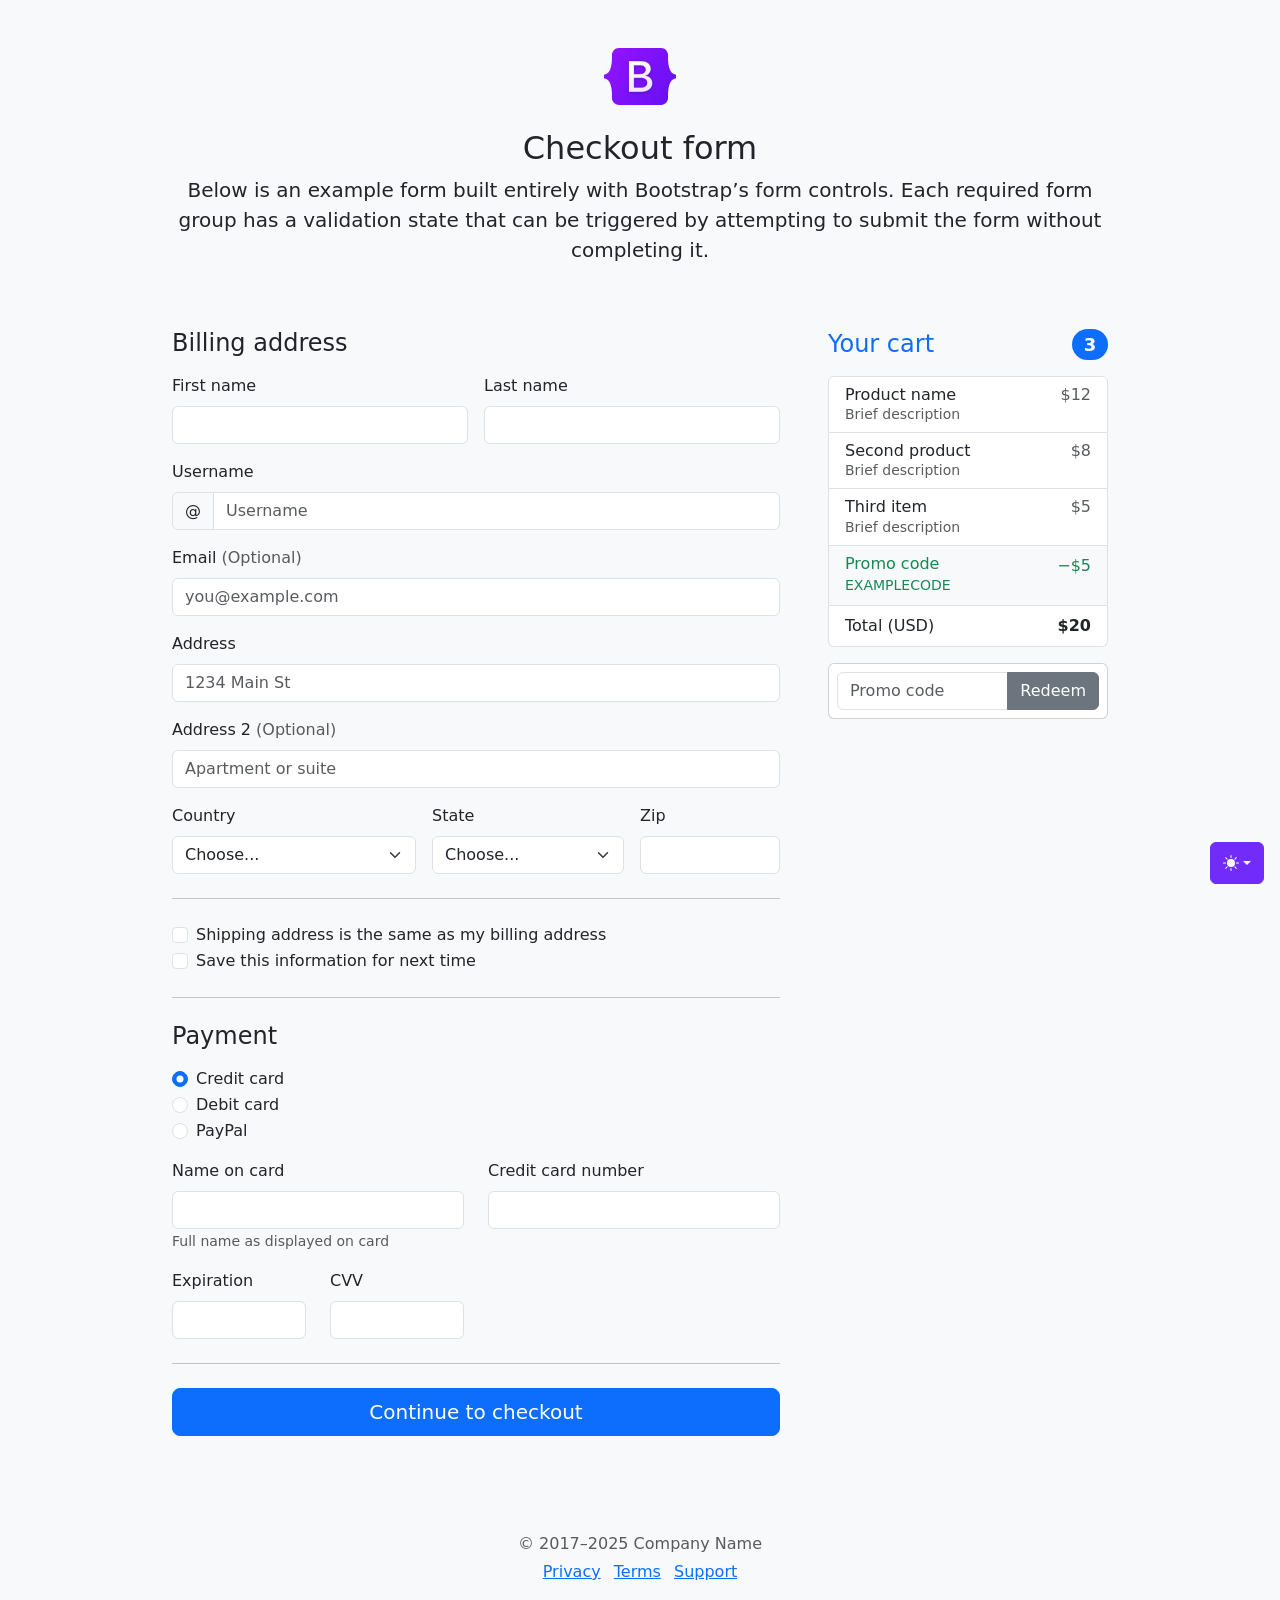
<file: bootstrap-5.3.8-examples/checkout/index.html>
<!doctype html>
<html lang="en" data-bs-theme="auto">
  <head>
    <meta charset="utf-8" />
    <meta name="viewport" content="width=device-width, initial-scale=1" />
    <meta name="description" content="" />
    <meta
      name="author"
      content="Mark Otto, Jacob Thornton, and Bootstrap contributors"
    />
    <meta name="generator" content="Astro v5.13.2" />
    <title>Checkout example · Bootstrap v5.3</title>
    <link
      rel="canonical"
      href="https://getbootstrap.com/docs/5.3/examples/checkout/"
    />
    <script src="../assets/js/color-modes.js"></script>
    <link href="../assets/dist/css/bootstrap.min.css" rel="stylesheet" />
    <meta name="theme-color" content="#712cf9" />
    <link href="checkout.css" rel="stylesheet" />
    <style>
      .bd-placeholder-img {
        font-size: 1.125rem;
        text-anchor: middle;
        -webkit-user-select: none;
        -moz-user-select: none;
        user-select: none;
      }
      @media (min-width: 768px) {
        .bd-placeholder-img-lg {
          font-size: 3.5rem;
        }
      }
      .b-example-divider {
        width: 100%;
        height: 3rem;
        background-color: #0000001a;
        border: solid rgba(0, 0, 0, 0.15);
        border-width: 1px 0;
        box-shadow:
          inset 0 0.5em 1.5em #0000001a,
          inset 0 0.125em 0.5em #00000026;
      }
      .b-example-vr {
        flex-shrink: 0;
        width: 1.5rem;
        height: 100vh;
      }
      .bi {
        vertical-align: -0.125em;
        fill: currentColor;
      }
      .nav-scroller {
        position: relative;
        z-index: 2;
        height: 2.75rem;
        overflow-y: hidden;
      }
      .nav-scroller .nav {
        display: flex;
        flex-wrap: nowrap;
        padding-bottom: 1rem;
        margin-top: -1px;
        overflow-x: auto;
        text-align: center;
        white-space: nowrap;
        -webkit-overflow-scrolling: touch;
      }
      .btn-bd-primary {
        --bd-violet-bg: #712cf9;
        --bd-violet-rgb: 112.520718, 44.062154, 249.437846;
        --bs-btn-font-weight: 600;
        --bs-btn-color: var(--bs-white);
        --bs-btn-bg: var(--bd-violet-bg);
        --bs-btn-border-color: var(--bd-violet-bg);
        --bs-btn-hover-color: var(--bs-white);
        --bs-btn-hover-bg: #6528e0;
        --bs-btn-hover-border-color: #6528e0;
        --bs-btn-focus-shadow-rgb: var(--bd-violet-rgb);
        --bs-btn-active-color: var(--bs-btn-hover-color);
        --bs-btn-active-bg: #5a23c8;
        --bs-btn-active-border-color: #5a23c8;
      }
      .bd-mode-toggle {
        z-index: 1500;
      }
      .bd-mode-toggle .bi {
        width: 1em;
        height: 1em;
      }
      .bd-mode-toggle .dropdown-menu .active .bi {
        display: block !important;
      }
    </style>
  </head>
  <body class="bg-body-tertiary">
    <svg xmlns="http://www.w3.org/2000/svg" class="d-none">
      <symbol id="check2" viewBox="0 0 16 16">
        <path
          d="M13.854 3.646a.5.5 0 0 1 0 .708l-7 7a.5.5 0 0 1-.708 0l-3.5-3.5a.5.5 0 1 1 .708-.708L6.5 10.293l6.646-6.647a.5.5 0 0 1 .708 0z"
        ></path>
      </symbol>
      <symbol id="circle-half" viewBox="0 0 16 16">
        <path
          d="M8 15A7 7 0 1 0 8 1v14zm0 1A8 8 0 1 1 8 0a8 8 0 0 1 0 16z"
        ></path>
      </symbol>
      <symbol id="moon-stars-fill" viewBox="0 0 16 16">
        <path
          d="M6 .278a.768.768 0 0 1 .08.858 7.208 7.208 0 0 0-.878 3.46c0 4.021 3.278 7.277 7.318 7.277.527 0 1.04-.055 1.533-.16a.787.787 0 0 1 .81.316.733.733 0 0 1-.031.893A8.349 8.349 0 0 1 8.344 16C3.734 16 0 12.286 0 7.71 0 4.266 2.114 1.312 5.124.06A.752.752 0 0 1 6 .278z"
        ></path>
        <path
          d="M10.794 3.148a.217.217 0 0 1 .412 0l.387 1.162c.173.518.579.924 1.097 1.097l1.162.387a.217.217 0 0 1 0 .412l-1.162.387a1.734 1.734 0 0 0-1.097 1.097l-.387 1.162a.217.217 0 0 1-.412 0l-.387-1.162A1.734 1.734 0 0 0 9.31 6.593l-1.162-.387a.217.217 0 0 1 0-.412l1.162-.387a1.734 1.734 0 0 0 1.097-1.097l.387-1.162zM13.863.099a.145.145 0 0 1 .274 0l.258.774c.115.346.386.617.732.732l.774.258a.145.145 0 0 1 0 .274l-.774.258a1.156 1.156 0 0 0-.732.732l-.258.774a.145.145 0 0 1-.274 0l-.258-.774a1.156 1.156 0 0 0-.732-.732l-.774-.258a.145.145 0 0 1 0-.274l.774-.258c.346-.115.617-.386.732-.732L13.863.1z"
        ></path>
      </symbol>
      <symbol id="sun-fill" viewBox="0 0 16 16">
        <path
          d="M8 12a4 4 0 1 0 0-8 4 4 0 0 0 0 8zM8 0a.5.5 0 0 1 .5.5v2a.5.5 0 0 1-1 0v-2A.5.5 0 0 1 8 0zm0 13a.5.5 0 0 1 .5.5v2a.5.5 0 0 1-1 0v-2A.5.5 0 0 1 8 13zm8-5a.5.5 0 0 1-.5.5h-2a.5.5 0 0 1 0-1h2a.5.5 0 0 1 .5.5zM3 8a.5.5 0 0 1-.5.5h-2a.5.5 0 0 1 0-1h2A.5.5 0 0 1 3 8zm10.657-5.657a.5.5 0 0 1 0 .707l-1.414 1.415a.5.5 0 1 1-.707-.708l1.414-1.414a.5.5 0 0 1 .707 0zm-9.193 9.193a.5.5 0 0 1 0 .707L3.05 13.657a.5.5 0 0 1-.707-.707l1.414-1.414a.5.5 0 0 1 .707 0zm9.193 2.121a.5.5 0 0 1-.707 0l-1.414-1.414a.5.5 0 0 1 .707-.707l1.414 1.414a.5.5 0 0 1 0 .707zM4.464 4.465a.5.5 0 0 1-.707 0L2.343 3.05a.5.5 0 1 1 .707-.707l1.414 1.414a.5.5 0 0 1 0 .708z"
        ></path>
      </symbol>
    </svg>
    <div
      class="dropdown position-fixed bottom-0 end-0 mb-3 me-3 bd-mode-toggle"
    >
      <button
        class="btn btn-bd-primary py-2 dropdown-toggle d-flex align-items-center"
        id="bd-theme"
        type="button"
        aria-expanded="false"
        data-bs-toggle="dropdown"
        aria-label="Toggle theme (auto)"
      >
        <svg class="bi my-1 theme-icon-active" aria-hidden="true">
          <use href="#circle-half"></use>
        </svg>
        <span class="visually-hidden" id="bd-theme-text">Toggle theme</span>
      </button>
      <ul
        class="dropdown-menu dropdown-menu-end shadow"
        aria-labelledby="bd-theme-text"
      >
        <li>
          <button
            type="button"
            class="dropdown-item d-flex align-items-center"
            data-bs-theme-value="light"
            aria-pressed="false"
          >
            <svg class="bi me-2 opacity-50" aria-hidden="true">
              <use href="#sun-fill"></use>
            </svg>
            Light
            <svg class="bi ms-auto d-none" aria-hidden="true">
              <use href="#check2"></use>
            </svg>
          </button>
        </li>
        <li>
          <button
            type="button"
            class="dropdown-item d-flex align-items-center"
            data-bs-theme-value="dark"
            aria-pressed="false"
          >
            <svg class="bi me-2 opacity-50" aria-hidden="true">
              <use href="#moon-stars-fill"></use>
            </svg>
            Dark
            <svg class="bi ms-auto d-none" aria-hidden="true">
              <use href="#check2"></use>
            </svg>
          </button>
        </li>
        <li>
          <button
            type="button"
            class="dropdown-item d-flex align-items-center active"
            data-bs-theme-value="auto"
            aria-pressed="true"
          >
            <svg class="bi me-2 opacity-50" aria-hidden="true">
              <use href="#circle-half"></use>
            </svg>
            Auto
            <svg class="bi ms-auto d-none" aria-hidden="true">
              <use href="#check2"></use>
            </svg>
          </button>
        </li>
      </ul>
    </div>
    <div class="container">
      <main>
        <div class="py-5 text-center">
          <img
            class="d-block mx-auto mb-4"
            src="../assets/brand/bootstrap-logo.svg"
            alt=""
            width="72"
            height="57"
          />
          <h1 class="h2">Checkout form</h1>
          <p class="lead">
            Below is an example form built entirely with Bootstrap’s form
            controls. Each required form group has a validation state that can
            be triggered by attempting to submit the form without completing it.
          </p>
        </div>
        <div class="row g-5">
          <div class="col-md-5 col-lg-4 order-md-last">
            <h4 class="d-flex justify-content-between align-items-center mb-3">
              <span class="text-primary">Your cart</span>
              <span class="badge bg-primary rounded-pill">3</span>
            </h4>
            <ul class="list-group mb-3">
              <li class="list-group-item d-flex justify-content-between lh-sm">
                <div>
                  <h6 class="my-0">Product name</h6>
                  <small class="text-body-secondary">Brief description</small>
                </div>
                <span class="text-body-secondary">$12</span>
              </li>
              <li class="list-group-item d-flex justify-content-between lh-sm">
                <div>
                  <h6 class="my-0">Second product</h6>
                  <small class="text-body-secondary">Brief description</small>
                </div>
                <span class="text-body-secondary">$8</span>
              </li>
              <li class="list-group-item d-flex justify-content-between lh-sm">
                <div>
                  <h6 class="my-0">Third item</h6>
                  <small class="text-body-secondary">Brief description</small>
                </div>
                <span class="text-body-secondary">$5</span>
              </li>
              <li
                class="list-group-item d-flex justify-content-between bg-body-tertiary"
              >
                <div class="text-success">
                  <h6 class="my-0">Promo code</h6>
                  <small>EXAMPLECODE</small>
                </div>
                <span class="text-success">−$5</span>
              </li>
              <li class="list-group-item d-flex justify-content-between">
                <span>Total (USD)</span> <strong>$20</strong>
              </li>
            </ul>
            <form class="card p-2">
              <div class="input-group">
                <input
                  type="text"
                  class="form-control"
                  placeholder="Promo code"
                />
                <button type="submit" class="btn btn-secondary">Redeem</button>
              </div>
            </form>
          </div>
          <div class="col-md-7 col-lg-8">
            <h4 class="mb-3">Billing address</h4>
            <form class="needs-validation" novalidate>
              <div class="row g-3">
                <div class="col-sm-6">
                  <label for="firstName" class="form-label">First name</label>
                  <input
                    type="text"
                    class="form-control"
                    id="firstName"
                    placeholder=""
                    value=""
                    required
                  />
                  <div class="invalid-feedback">
                    Valid first name is required.
                  </div>
                </div>
                <div class="col-sm-6">
                  <label for="lastName" class="form-label">Last name</label>
                  <input
                    type="text"
                    class="form-control"
                    id="lastName"
                    placeholder=""
                    value=""
                    required
                  />
                  <div class="invalid-feedback">
                    Valid last name is required.
                  </div>
                </div>
                <div class="col-12">
                  <label for="username" class="form-label">Username</label>
                  <div class="input-group has-validation">
                    <span class="input-group-text">@</span>
                    <input
                      type="text"
                      class="form-control"
                      id="username"
                      placeholder="Username"
                      required
                    />
                    <div class="invalid-feedback">
                      Your username is required.
                    </div>
                  </div>
                </div>
                <div class="col-12">
                  <label for="email" class="form-label"
                    >Email
                    <span class="text-body-secondary">(Optional)</span></label
                  >
                  <input
                    type="email"
                    class="form-control"
                    id="email"
                    placeholder="you@example.com"
                  />
                  <div class="invalid-feedback">
                    Please enter a valid email address for shipping updates.
                  </div>
                </div>
                <div class="col-12">
                  <label for="address" class="form-label">Address</label>
                  <input
                    type="text"
                    class="form-control"
                    id="address"
                    placeholder="1234 Main St"
                    required
                  />
                  <div class="invalid-feedback">
                    Please enter your shipping address.
                  </div>
                </div>
                <div class="col-12">
                  <label for="address2" class="form-label"
                    >Address 2
                    <span class="text-body-secondary">(Optional)</span></label
                  >
                  <input
                    type="text"
                    class="form-control"
                    id="address2"
                    placeholder="Apartment or suite"
                  />
                </div>
                <div class="col-md-5">
                  <label for="country" class="form-label">Country</label>
                  <select class="form-select" id="country" required>
                    <option value="">Choose...</option>
                    <option>United States</option>
                  </select>
                  <div class="invalid-feedback">
                    Please select a valid country.
                  </div>
                </div>
                <div class="col-md-4">
                  <label for="state" class="form-label">State</label>
                  <select class="form-select" id="state" required>
                    <option value="">Choose...</option>
                    <option>California</option>
                  </select>
                  <div class="invalid-feedback">
                    Please provide a valid state.
                  </div>
                </div>
                <div class="col-md-3">
                  <label for="zip" class="form-label">Zip</label>
                  <input
                    type="text"
                    class="form-control"
                    id="zip"
                    placeholder=""
                    required
                  />
                  <div class="invalid-feedback">Zip code required.</div>
                </div>
              </div>
              <hr class="my-4" />
              <div class="form-check">
                <input
                  type="checkbox"
                  class="form-check-input"
                  id="same-address"
                />
                <label class="form-check-label" for="same-address"
                  >Shipping address is the same as my billing address</label
                >
              </div>
              <div class="form-check">
                <input
                  type="checkbox"
                  class="form-check-input"
                  id="save-info"
                />
                <label class="form-check-label" for="save-info"
                  >Save this information for next time</label
                >
              </div>
              <hr class="my-4" />
              <h4 class="mb-3">Payment</h4>
              <div class="my-3">
                <div class="form-check">
                  <input
                    id="credit"
                    name="paymentMethod"
                    type="radio"
                    class="form-check-input"
                    checked
                    required
                  />
                  <label class="form-check-label" for="credit"
                    >Credit card</label
                  >
                </div>
                <div class="form-check">
                  <input
                    id="debit"
                    name="paymentMethod"
                    type="radio"
                    class="form-check-input"
                    required
                  />
                  <label class="form-check-label" for="debit">Debit card</label>
                </div>
                <div class="form-check">
                  <input
                    id="paypal"
                    name="paymentMethod"
                    type="radio"
                    class="form-check-input"
                    required
                  />
                  <label class="form-check-label" for="paypal">PayPal</label>
                </div>
              </div>
              <div class="row gy-3">
                <div class="col-md-6">
                  <label for="cc-name" class="form-label">Name on card</label>
                  <input
                    type="text"
                    class="form-control"
                    id="cc-name"
                    placeholder=""
                    required
                  />
                  <small class="text-body-secondary"
                    >Full name as displayed on card</small
                  >
                  <div class="invalid-feedback">Name on card is required</div>
                </div>
                <div class="col-md-6">
                  <label for="cc-number" class="form-label"
                    >Credit card number</label
                  >
                  <input
                    type="text"
                    class="form-control"
                    id="cc-number"
                    placeholder=""
                    required
                  />
                  <div class="invalid-feedback">
                    Credit card number is required
                  </div>
                </div>
                <div class="col-md-3">
                  <label for="cc-expiration" class="form-label"
                    >Expiration</label
                  >
                  <input
                    type="text"
                    class="form-control"
                    id="cc-expiration"
                    placeholder=""
                    required
                  />
                  <div class="invalid-feedback">Expiration date required</div>
                </div>
                <div class="col-md-3">
                  <label for="cc-cvv" class="form-label">CVV</label>
                  <input
                    type="text"
                    class="form-control"
                    id="cc-cvv"
                    placeholder=""
                    required
                  />
                  <div class="invalid-feedback">Security code required</div>
                </div>
              </div>
              <hr class="my-4" />
              <button class="w-100 btn btn-primary btn-lg" type="submit">
                Continue to checkout
              </button>
            </form>
          </div>
        </div>
      </main>
      <footer class="my-5 pt-5 text-body-secondary text-center text-small">
        <p class="mb-1">&copy; 2017–2025 Company Name</p>
        <ul class="list-inline">
          <li class="list-inline-item"><a href="#">Privacy</a></li>
          <li class="list-inline-item"><a href="#">Terms</a></li>
          <li class="list-inline-item"><a href="#">Support</a></li>
        </ul>
      </footer>
    </div>
    <script
      src="../assets/dist/js/bootstrap.bundle.min.js"
      class="astro-vvvwv3sm"
    ></script>
    <script src="checkout.js" class="astro-vvvwv3sm"></script>
  </body>
</html>
</file>
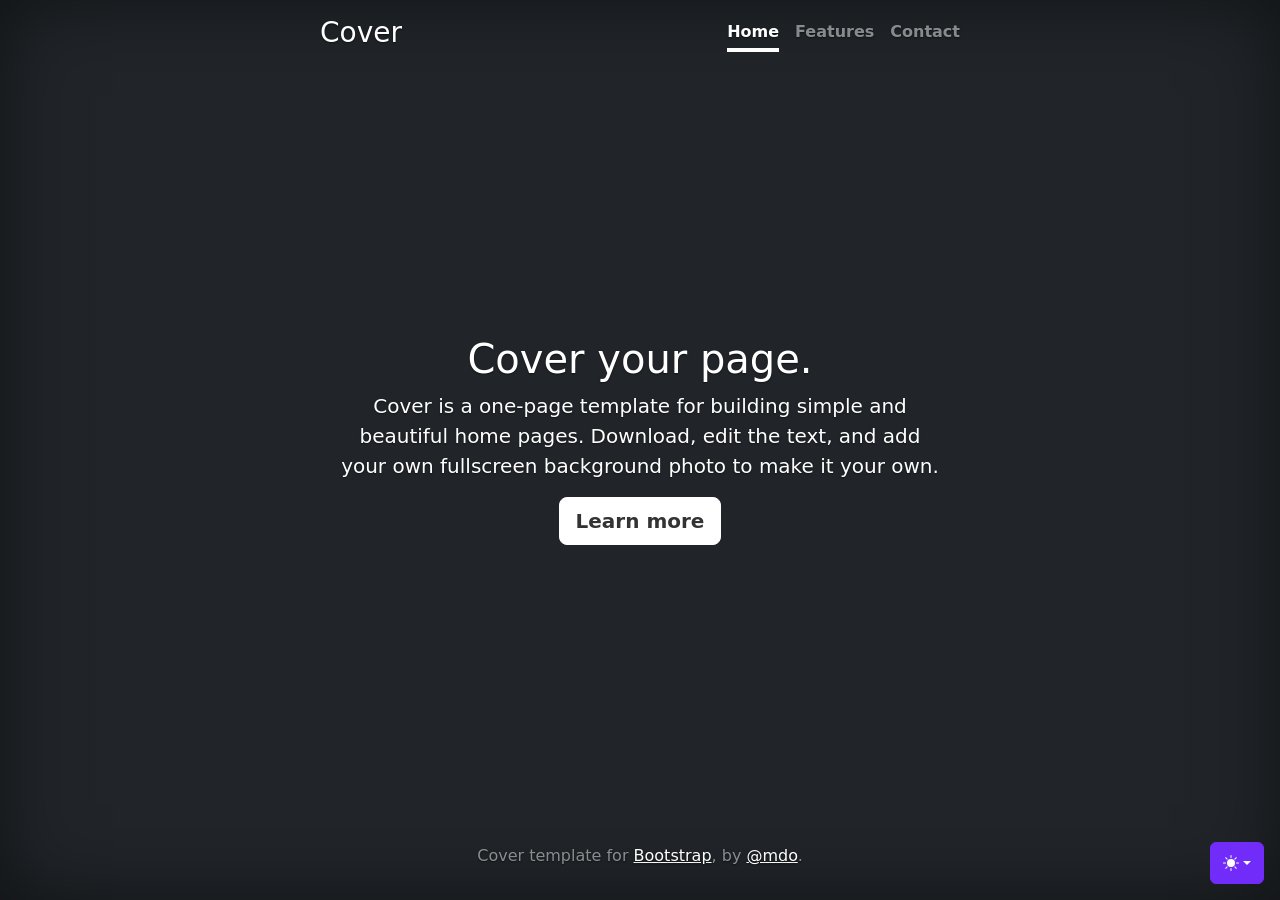
<file: bootstrap-5.3.8-examples/cover/index.html>
<!doctype html>
<html lang="en" class="h-100" data-bs-theme="auto">
  <head>
    <meta charset="utf-8" />
    <meta name="viewport" content="width=device-width, initial-scale=1" />
    <meta name="description" content="" />
    <meta
      name="author"
      content="Mark Otto, Jacob Thornton, and Bootstrap contributors"
    />
    <meta name="generator" content="Astro v5.13.2" />
    <title>Cover Template · Bootstrap v5.3</title>
    <link
      rel="canonical"
      href="https://getbootstrap.com/docs/5.3/examples/cover/"
    />
    <script src="../assets/js/color-modes.js"></script>
    <link href="../assets/dist/css/bootstrap.min.css" rel="stylesheet" />
    <meta name="theme-color" content="#712cf9" />
    <link href="cover.css" rel="stylesheet" />
    <style>
      .bd-placeholder-img {
        font-size: 1.125rem;
        text-anchor: middle;
        -webkit-user-select: none;
        -moz-user-select: none;
        user-select: none;
      }
      @media (min-width: 768px) {
        .bd-placeholder-img-lg {
          font-size: 3.5rem;
        }
      }
      .b-example-divider {
        width: 100%;
        height: 3rem;
        background-color: #0000001a;
        border: solid rgba(0, 0, 0, 0.15);
        border-width: 1px 0;
        box-shadow:
          inset 0 0.5em 1.5em #0000001a,
          inset 0 0.125em 0.5em #00000026;
      }
      .b-example-vr {
        flex-shrink: 0;
        width: 1.5rem;
        height: 100vh;
      }
      .bi {
        vertical-align: -0.125em;
        fill: currentColor;
      }
      .nav-scroller {
        position: relative;
        z-index: 2;
        height: 2.75rem;
        overflow-y: hidden;
      }
      .nav-scroller .nav {
        display: flex;
        flex-wrap: nowrap;
        padding-bottom: 1rem;
        margin-top: -1px;
        overflow-x: auto;
        text-align: center;
        white-space: nowrap;
        -webkit-overflow-scrolling: touch;
      }
      .btn-bd-primary {
        --bd-violet-bg: #712cf9;
        --bd-violet-rgb: 112.520718, 44.062154, 249.437846;
        --bs-btn-font-weight: 600;
        --bs-btn-color: var(--bs-white);
        --bs-btn-bg: var(--bd-violet-bg);
        --bs-btn-border-color: var(--bd-violet-bg);
        --bs-btn-hover-color: var(--bs-white);
        --bs-btn-hover-bg: #6528e0;
        --bs-btn-hover-border-color: #6528e0;
        --bs-btn-focus-shadow-rgb: var(--bd-violet-rgb);
        --bs-btn-active-color: var(--bs-btn-hover-color);
        --bs-btn-active-bg: #5a23c8;
        --bs-btn-active-border-color: #5a23c8;
      }
      .bd-mode-toggle {
        z-index: 1500;
      }
      .bd-mode-toggle .bi {
        width: 1em;
        height: 1em;
      }
      .bd-mode-toggle .dropdown-menu .active .bi {
        display: block !important;
      }
    </style>
  </head>
  <body class="d-flex h-100 text-center text-bg-dark">
    <svg xmlns="http://www.w3.org/2000/svg" class="d-none">
      <symbol id="check2" viewBox="0 0 16 16">
        <path
          d="M13.854 3.646a.5.5 0 0 1 0 .708l-7 7a.5.5 0 0 1-.708 0l-3.5-3.5a.5.5 0 1 1 .708-.708L6.5 10.293l6.646-6.647a.5.5 0 0 1 .708 0z"
        ></path>
      </symbol>
      <symbol id="circle-half" viewBox="0 0 16 16">
        <path
          d="M8 15A7 7 0 1 0 8 1v14zm0 1A8 8 0 1 1 8 0a8 8 0 0 1 0 16z"
        ></path>
      </symbol>
      <symbol id="moon-stars-fill" viewBox="0 0 16 16">
        <path
          d="M6 .278a.768.768 0 0 1 .08.858 7.208 7.208 0 0 0-.878 3.46c0 4.021 3.278 7.277 7.318 7.277.527 0 1.04-.055 1.533-.16a.787.787 0 0 1 .81.316.733.733 0 0 1-.031.893A8.349 8.349 0 0 1 8.344 16C3.734 16 0 12.286 0 7.71 0 4.266 2.114 1.312 5.124.06A.752.752 0 0 1 6 .278z"
        ></path>
        <path
          d="M10.794 3.148a.217.217 0 0 1 .412 0l.387 1.162c.173.518.579.924 1.097 1.097l1.162.387a.217.217 0 0 1 0 .412l-1.162.387a1.734 1.734 0 0 0-1.097 1.097l-.387 1.162a.217.217 0 0 1-.412 0l-.387-1.162A1.734 1.734 0 0 0 9.31 6.593l-1.162-.387a.217.217 0 0 1 0-.412l1.162-.387a1.734 1.734 0 0 0 1.097-1.097l.387-1.162zM13.863.099a.145.145 0 0 1 .274 0l.258.774c.115.346.386.617.732.732l.774.258a.145.145 0 0 1 0 .274l-.774.258a1.156 1.156 0 0 0-.732.732l-.258.774a.145.145 0 0 1-.274 0l-.258-.774a1.156 1.156 0 0 0-.732-.732l-.774-.258a.145.145 0 0 1 0-.274l.774-.258c.346-.115.617-.386.732-.732L13.863.1z"
        ></path>
      </symbol>
      <symbol id="sun-fill" viewBox="0 0 16 16">
        <path
          d="M8 12a4 4 0 1 0 0-8 4 4 0 0 0 0 8zM8 0a.5.5 0 0 1 .5.5v2a.5.5 0 0 1-1 0v-2A.5.5 0 0 1 8 0zm0 13a.5.5 0 0 1 .5.5v2a.5.5 0 0 1-1 0v-2A.5.5 0 0 1 8 13zm8-5a.5.5 0 0 1-.5.5h-2a.5.5 0 0 1 0-1h2a.5.5 0 0 1 .5.5zM3 8a.5.5 0 0 1-.5.5h-2a.5.5 0 0 1 0-1h2A.5.5 0 0 1 3 8zm10.657-5.657a.5.5 0 0 1 0 .707l-1.414 1.415a.5.5 0 1 1-.707-.708l1.414-1.414a.5.5 0 0 1 .707 0zm-9.193 9.193a.5.5 0 0 1 0 .707L3.05 13.657a.5.5 0 0 1-.707-.707l1.414-1.414a.5.5 0 0 1 .707 0zm9.193 2.121a.5.5 0 0 1-.707 0l-1.414-1.414a.5.5 0 0 1 .707-.707l1.414 1.414a.5.5 0 0 1 0 .707zM4.464 4.465a.5.5 0 0 1-.707 0L2.343 3.05a.5.5 0 1 1 .707-.707l1.414 1.414a.5.5 0 0 1 0 .708z"
        ></path>
      </symbol>
    </svg>
    <div
      class="dropdown position-fixed bottom-0 end-0 mb-3 me-3 bd-mode-toggle"
    >
      <button
        class="btn btn-bd-primary py-2 dropdown-toggle d-flex align-items-center"
        id="bd-theme"
        type="button"
        aria-expanded="false"
        data-bs-toggle="dropdown"
        aria-label="Toggle theme (auto)"
      >
        <svg class="bi my-1 theme-icon-active" aria-hidden="true">
          <use href="#circle-half"></use>
        </svg>
        <span class="visually-hidden" id="bd-theme-text">Toggle theme</span>
      </button>
      <ul
        class="dropdown-menu dropdown-menu-end shadow"
        aria-labelledby="bd-theme-text"
      >
        <li>
          <button
            type="button"
            class="dropdown-item d-flex align-items-center"
            data-bs-theme-value="light"
            aria-pressed="false"
          >
            <svg class="bi me-2 opacity-50" aria-hidden="true">
              <use href="#sun-fill"></use>
            </svg>
            Light
            <svg class="bi ms-auto d-none" aria-hidden="true">
              <use href="#check2"></use>
            </svg>
          </button>
        </li>
        <li>
          <button
            type="button"
            class="dropdown-item d-flex align-items-center"
            data-bs-theme-value="dark"
            aria-pressed="false"
          >
            <svg class="bi me-2 opacity-50" aria-hidden="true">
              <use href="#moon-stars-fill"></use>
            </svg>
            Dark
            <svg class="bi ms-auto d-none" aria-hidden="true">
              <use href="#check2"></use>
            </svg>
          </button>
        </li>
        <li>
          <button
            type="button"
            class="dropdown-item d-flex align-items-center active"
            data-bs-theme-value="auto"
            aria-pressed="true"
          >
            <svg class="bi me-2 opacity-50" aria-hidden="true">
              <use href="#circle-half"></use>
            </svg>
            Auto
            <svg class="bi ms-auto d-none" aria-hidden="true">
              <use href="#check2"></use>
            </svg>
          </button>
        </li>
      </ul>
    </div>
    <div class="cover-container d-flex w-100 h-100 p-3 mx-auto flex-column">
      <header class="mb-auto">
        <div>
          <h3 class="float-md-start mb-0">Cover</h3>
          <nav class="nav nav-masthead justify-content-center float-md-end">
            <a
              class="nav-link fw-bold py-1 px-0 active"
              aria-current="page"
              href="#"
              >Home</a
            >
            <a class="nav-link fw-bold py-1 px-0" href="#">Features</a>
            <a class="nav-link fw-bold py-1 px-0" href="#">Contact</a>
          </nav>
        </div>
      </header>
      <main class="px-3">
        <h1>Cover your page.</h1>
        <p class="lead">
          Cover is a one-page template for building simple and beautiful home
          pages. Download, edit the text, and add your own fullscreen background
          photo to make it your own.
        </p>
        <p class="lead">
          <a href="#" class="btn btn-lg btn-light fw-bold border-white bg-white"
            >Learn more</a
          >
        </p>
      </main>
      <footer class="mt-auto text-white-50">
        <p>
          Cover template for
          <a href="https://getbootstrap.com/" class="text-white">Bootstrap</a>,
          by <a href="https://x.com/mdo" class="text-white">@mdo</a>.
        </p>
      </footer>
    </div>
    <script
      src="../assets/dist/js/bootstrap.bundle.min.js"
      class="astro-vvvwv3sm"
    ></script>
  </body>
</html>
</file>
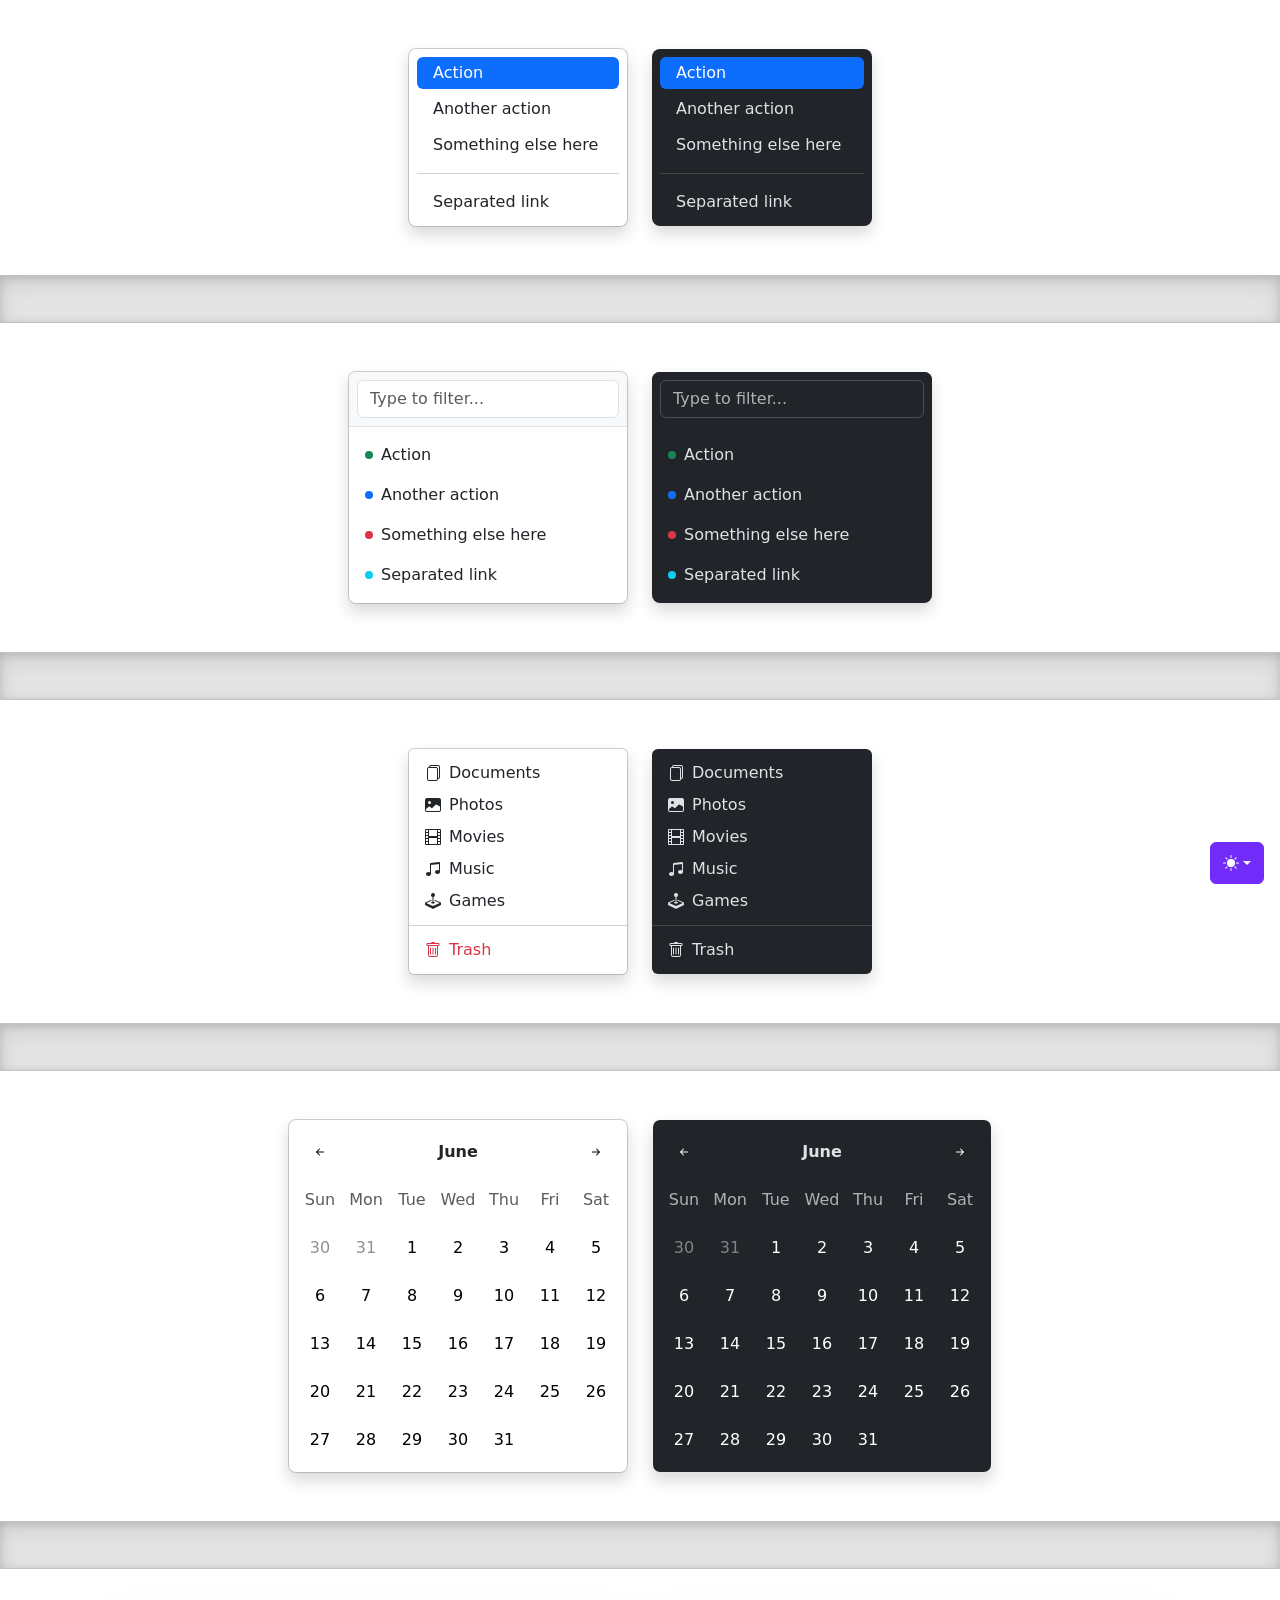
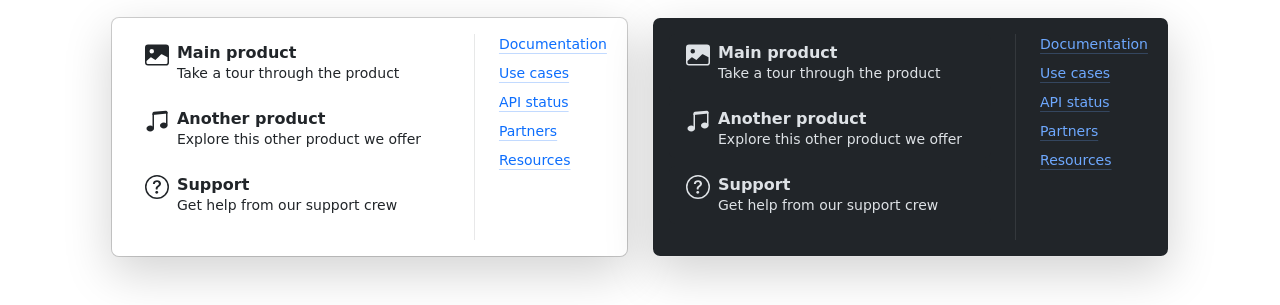
<file: bootstrap-5.3.8-examples/dropdowns/index.html>
<!doctype html>
<html lang="en" data-bs-theme="auto">
  <head>
    <meta charset="utf-8" />
    <meta name="viewport" content="width=device-width, initial-scale=1" />
    <meta name="description" content="" />
    <meta
      name="author"
      content="Mark Otto, Jacob Thornton, and Bootstrap contributors"
    />
    <meta name="generator" content="Astro v5.13.2" />
    <title>Dropdowns · Bootstrap v5.3</title>
    <link
      rel="canonical"
      href="https://getbootstrap.com/docs/5.3/examples/dropdowns/"
    />
    <script src="../assets/js/color-modes.js"></script>
    <link href="../assets/dist/css/bootstrap.min.css" rel="stylesheet" />
    <meta name="theme-color" content="#712cf9" />
    <link href="dropdowns.css" rel="stylesheet" />
    <style>
      .bd-placeholder-img {
        font-size: 1.125rem;
        text-anchor: middle;
        -webkit-user-select: none;
        -moz-user-select: none;
        user-select: none;
      }
      @media (min-width: 768px) {
        .bd-placeholder-img-lg {
          font-size: 3.5rem;
        }
      }
      .b-example-divider {
        width: 100%;
        height: 3rem;
        background-color: #0000001a;
        border: solid rgba(0, 0, 0, 0.15);
        border-width: 1px 0;
        box-shadow:
          inset 0 0.5em 1.5em #0000001a,
          inset 0 0.125em 0.5em #00000026;
      }
      .b-example-vr {
        flex-shrink: 0;
        width: 1.5rem;
        height: 100vh;
      }
      .bi {
        vertical-align: -0.125em;
        fill: currentColor;
      }
      .nav-scroller {
        position: relative;
        z-index: 2;
        height: 2.75rem;
        overflow-y: hidden;
      }
      .nav-scroller .nav {
        display: flex;
        flex-wrap: nowrap;
        padding-bottom: 1rem;
        margin-top: -1px;
        overflow-x: auto;
        text-align: center;
        white-space: nowrap;
        -webkit-overflow-scrolling: touch;
      }
      .btn-bd-primary {
        --bd-violet-bg: #712cf9;
        --bd-violet-rgb: 112.520718, 44.062154, 249.437846;
        --bs-btn-font-weight: 600;
        --bs-btn-color: var(--bs-white);
        --bs-btn-bg: var(--bd-violet-bg);
        --bs-btn-border-color: var(--bd-violet-bg);
        --bs-btn-hover-color: var(--bs-white);
        --bs-btn-hover-bg: #6528e0;
        --bs-btn-hover-border-color: #6528e0;
        --bs-btn-focus-shadow-rgb: var(--bd-violet-rgb);
        --bs-btn-active-color: var(--bs-btn-hover-color);
        --bs-btn-active-bg: #5a23c8;
        --bs-btn-active-border-color: #5a23c8;
      }
      .bd-mode-toggle {
        z-index: 1500;
      }
      .bd-mode-toggle .bi {
        width: 1em;
        height: 1em;
      }
      .bd-mode-toggle .dropdown-menu .active .bi {
        display: block !important;
      }
    </style>
  </head>
  <body>
    <svg xmlns="http://www.w3.org/2000/svg" class="d-none">
      <symbol id="check2" viewBox="0 0 16 16">
        <path
          d="M13.854 3.646a.5.5 0 0 1 0 .708l-7 7a.5.5 0 0 1-.708 0l-3.5-3.5a.5.5 0 1 1 .708-.708L6.5 10.293l6.646-6.647a.5.5 0 0 1 .708 0z"
        ></path>
      </symbol>
      <symbol id="circle-half" viewBox="0 0 16 16">
        <path
          d="M8 15A7 7 0 1 0 8 1v14zm0 1A8 8 0 1 1 8 0a8 8 0 0 1 0 16z"
        ></path>
      </symbol>
      <symbol id="moon-stars-fill" viewBox="0 0 16 16">
        <path
          d="M6 .278a.768.768 0 0 1 .08.858 7.208 7.208 0 0 0-.878 3.46c0 4.021 3.278 7.277 7.318 7.277.527 0 1.04-.055 1.533-.16a.787.787 0 0 1 .81.316.733.733 0 0 1-.031.893A8.349 8.349 0 0 1 8.344 16C3.734 16 0 12.286 0 7.71 0 4.266 2.114 1.312 5.124.06A.752.752 0 0 1 6 .278z"
        ></path>
        <path
          d="M10.794 3.148a.217.217 0 0 1 .412 0l.387 1.162c.173.518.579.924 1.097 1.097l1.162.387a.217.217 0 0 1 0 .412l-1.162.387a1.734 1.734 0 0 0-1.097 1.097l-.387 1.162a.217.217 0 0 1-.412 0l-.387-1.162A1.734 1.734 0 0 0 9.31 6.593l-1.162-.387a.217.217 0 0 1 0-.412l1.162-.387a1.734 1.734 0 0 0 1.097-1.097l.387-1.162zM13.863.099a.145.145 0 0 1 .274 0l.258.774c.115.346.386.617.732.732l.774.258a.145.145 0 0 1 0 .274l-.774.258a1.156 1.156 0 0 0-.732.732l-.258.774a.145.145 0 0 1-.274 0l-.258-.774a1.156 1.156 0 0 0-.732-.732l-.774-.258a.145.145 0 0 1 0-.274l.774-.258c.346-.115.617-.386.732-.732L13.863.1z"
        ></path>
      </symbol>
      <symbol id="sun-fill" viewBox="0 0 16 16">
        <path
          d="M8 12a4 4 0 1 0 0-8 4 4 0 0 0 0 8zM8 0a.5.5 0 0 1 .5.5v2a.5.5 0 0 1-1 0v-2A.5.5 0 0 1 8 0zm0 13a.5.5 0 0 1 .5.5v2a.5.5 0 0 1-1 0v-2A.5.5 0 0 1 8 13zm8-5a.5.5 0 0 1-.5.5h-2a.5.5 0 0 1 0-1h2a.5.5 0 0 1 .5.5zM3 8a.5.5 0 0 1-.5.5h-2a.5.5 0 0 1 0-1h2A.5.5 0 0 1 3 8zm10.657-5.657a.5.5 0 0 1 0 .707l-1.414 1.415a.5.5 0 1 1-.707-.708l1.414-1.414a.5.5 0 0 1 .707 0zm-9.193 9.193a.5.5 0 0 1 0 .707L3.05 13.657a.5.5 0 0 1-.707-.707l1.414-1.414a.5.5 0 0 1 .707 0zm9.193 2.121a.5.5 0 0 1-.707 0l-1.414-1.414a.5.5 0 0 1 .707-.707l1.414 1.414a.5.5 0 0 1 0 .707zM4.464 4.465a.5.5 0 0 1-.707 0L2.343 3.05a.5.5 0 1 1 .707-.707l1.414 1.414a.5.5 0 0 1 0 .708z"
        ></path>
      </symbol>
    </svg>
    <div
      class="dropdown position-fixed bottom-0 end-0 mb-3 me-3 bd-mode-toggle"
    >
      <button
        class="btn btn-bd-primary py-2 dropdown-toggle d-flex align-items-center"
        id="bd-theme"
        type="button"
        aria-expanded="false"
        data-bs-toggle="dropdown"
        aria-label="Toggle theme (auto)"
      >
        <svg class="bi my-1 theme-icon-active" aria-hidden="true">
          <use href="#circle-half"></use>
        </svg>
        <span class="visually-hidden" id="bd-theme-text">Toggle theme</span>
      </button>
      <ul
        class="dropdown-menu dropdown-menu-end shadow"
        aria-labelledby="bd-theme-text"
      >
        <li>
          <button
            type="button"
            class="dropdown-item d-flex align-items-center"
            data-bs-theme-value="light"
            aria-pressed="false"
          >
            <svg class="bi me-2 opacity-50" aria-hidden="true">
              <use href="#sun-fill"></use>
            </svg>
            Light
            <svg class="bi ms-auto d-none" aria-hidden="true">
              <use href="#check2"></use>
            </svg>
          </button>
        </li>
        <li>
          <button
            type="button"
            class="dropdown-item d-flex align-items-center"
            data-bs-theme-value="dark"
            aria-pressed="false"
          >
            <svg class="bi me-2 opacity-50" aria-hidden="true">
              <use href="#moon-stars-fill"></use>
            </svg>
            Dark
            <svg class="bi ms-auto d-none" aria-hidden="true">
              <use href="#check2"></use>
            </svg>
          </button>
        </li>
        <li>
          <button
            type="button"
            class="dropdown-item d-flex align-items-center active"
            data-bs-theme-value="auto"
            aria-pressed="true"
          >
            <svg class="bi me-2 opacity-50" aria-hidden="true">
              <use href="#circle-half"></use>
            </svg>
            Auto
            <svg class="bi ms-auto d-none" aria-hidden="true">
              <use href="#check2"></use>
            </svg>
          </button>
        </li>
      </ul>
    </div>
    <svg xmlns="http://www.w3.org/2000/svg" class="d-none">
      <symbol id="film" viewBox="0 0 16 16">
        <path
          d="M0 1a1 1 0 0 1 1-1h14a1 1 0 0 1 1 1v14a1 1 0 0 1-1 1H1a1 1 0 0 1-1-1V1zm4 0v6h8V1H4zm8 8H4v6h8V9zM1 1v2h2V1H1zm2 3H1v2h2V4zM1 7v2h2V7H1zm2 3H1v2h2v-2zm-2 3v2h2v-2H1zM15 1h-2v2h2V1zm-2 3v2h2V4h-2zm2 3h-2v2h2V7zm-2 3v2h2v-2h-2zm2 3h-2v2h2v-2z"
        ></path>
      </symbol>
      <symbol id="joystick" viewBox="0 0 16 16">
        <path
          d="M10 2a2 2 0 0 1-1.5 1.937v5.087c.863.083 1.5.377 1.5.726 0 .414-.895.75-2 .75s-2-.336-2-.75c0-.35.637-.643 1.5-.726V3.937A2 2 0 1 1 10 2z"
        ></path>
        <path
          d="M0 9.665v1.717a1 1 0 0 0 .553.894l6.553 3.277a2 2 0 0 0 1.788 0l6.553-3.277a1 1 0 0 0 .553-.894V9.665c0-.1-.06-.19-.152-.23L9.5 6.715v.993l5.227 2.178a.125.125 0 0 1 .001.23l-5.94 2.546a2 2 0 0 1-1.576 0l-5.94-2.546a.125.125 0 0 1 .001-.23L6.5 7.708l-.013-.988L.152 9.435a.25.25 0 0 0-.152.23z"
        ></path>
      </symbol>
      <symbol id="music-note-beamed" viewBox="0 0 16 16">
        <path
          d="M6 13c0 1.105-1.12 2-2.5 2S1 14.105 1 13c0-1.104 1.12-2 2.5-2s2.5.896 2.5 2zm9-2c0 1.105-1.12 2-2.5 2s-2.5-.895-2.5-2 1.12-2 2.5-2 2.5.895 2.5 2z"
        ></path>
        <path fill-rule="evenodd" d="M14 11V2h1v9h-1zM6 3v10H5V3h1z"></path>
        <path
          d="M5 2.905a1 1 0 0 1 .9-.995l8-.8a1 1 0 0 1 1.1.995V3L5 4V2.905z"
        ></path>
      </symbol>
      <symbol id="files" viewBox="0 0 16 16">
        <path
          d="M13 0H6a2 2 0 0 0-2 2 2 2 0 0 0-2 2v10a2 2 0 0 0 2 2h7a2 2 0 0 0 2-2 2 2 0 0 0 2-2V2a2 2 0 0 0-2-2zm0 13V4a2 2 0 0 0-2-2H5a1 1 0 0 1 1-1h7a1 1 0 0 1 1 1v10a1 1 0 0 1-1 1zM3 4a1 1 0 0 1 1-1h7a1 1 0 0 1 1 1v10a1 1 0 0 1-1 1H4a1 1 0 0 1-1-1V4z"
        ></path>
      </symbol>
      <symbol id="image-fill" viewBox="0 0 16 16">
        <path
          d="M.002 3a2 2 0 0 1 2-2h12a2 2 0 0 1 2 2v10a2 2 0 0 1-2 2h-12a2 2 0 0 1-2-2V3zm1 9v1a1 1 0 0 0 1 1h12a1 1 0 0 0 1-1V9.5l-3.777-1.947a.5.5 0 0 0-.577.093l-3.71 3.71-2.66-1.772a.5.5 0 0 0-.63.062L1.002 12zm5-6.5a1.5 1.5 0 1 0-3 0 1.5 1.5 0 0 0 3 0z"
        ></path>
      </symbol>
      <symbol id="trash" viewBox="0 0 16 16">
        <path
          d="M5.5 5.5A.5.5 0 0 1 6 6v6a.5.5 0 0 1-1 0V6a.5.5 0 0 1 .5-.5zm2.5 0a.5.5 0 0 1 .5.5v6a.5.5 0 0 1-1 0V6a.5.5 0 0 1 .5-.5zm3 .5a.5.5 0 0 0-1 0v6a.5.5 0 0 0 1 0V6z"
        ></path>
        <path
          fill-rule="evenodd"
          d="M14.5 3a1 1 0 0 1-1 1H13v9a2 2 0 0 1-2 2H5a2 2 0 0 1-2-2V4h-.5a1 1 0 0 1-1-1V2a1 1 0 0 1 1-1H6a1 1 0 0 1 1-1h2a1 1 0 0 1 1 1h3.5a1 1 0 0 1 1 1v1zM4.118 4 4 4.059V13a1 1 0 0 0 1 1h6a1 1 0 0 0 1-1V4.059L11.882 4H4.118zM2.5 3V2h11v1h-11z"
        ></path>
      </symbol>
      <symbol id="question-circle" viewBox="0 0 16 16">
        <path
          d="M8 15A7 7 0 1 1 8 1a7 7 0 0 1 0 14zm0 1A8 8 0 1 0 8 0a8 8 0 0 0 0 16z"
        ></path>
        <path
          d="M5.255 5.786a.237.237 0 0 0 .241.247h.825c.138 0 .248-.113.266-.25.09-.656.54-1.134 1.342-1.134.686 0 1.314.343 1.314 1.168 0 .635-.374.927-.965 1.371-.673.489-1.206 1.06-1.168 1.987l.003.217a.25.25 0 0 0 .25.246h.811a.25.25 0 0 0 .25-.25v-.105c0-.718.273-.927 1.01-1.486.609-.463 1.244-.977 1.244-2.056 0-1.511-1.276-2.241-2.673-2.241-1.267 0-2.655.59-2.75 2.286zm1.557 5.763c0 .533.425.927 1.01.927.609 0 1.028-.394 1.028-.927 0-.552-.42-.94-1.029-.94-.584 0-1.009.388-1.009.94z"
        ></path>
      </symbol>
      <symbol id="arrow-left-short" viewBox="0 0 16 16">
        <path
          fill-rule="evenodd"
          d="M12 8a.5.5 0 0 1-.5.5H5.707l2.147 2.146a.5.5 0 0 1-.708.708l-3-3a.5.5 0 0 1 0-.708l3-3a.5.5 0 1 1 .708.708L5.707 7.5H11.5a.5.5 0 0 1 .5.5z"
        ></path>
      </symbol>
      <symbol id="arrow-right-short" viewBox="0 0 16 16">
        <path
          fill-rule="evenodd"
          d="M4 8a.5.5 0 0 1 .5-.5h5.793L8.146 5.354a.5.5 0 1 1 .708-.708l3 3a.5.5 0 0 1 0 .708l-3 3a.5.5 0 0 1-.708-.708L10.293 8.5H4.5A.5.5 0 0 1 4 8z"
        ></path>
      </symbol>
    </svg>
    <div
      class="d-flex flex-column flex-md-row p-4 gap-4 py-md-5 align-items-center justify-content-center"
    >
      <ul
        class="dropdown-menu position-static d-grid gap-1 p-2 rounded-3 mx-0 shadow w-220px"
        data-bs-theme="light"
      >
        <li><a class="dropdown-item rounded-2 active" href="#">Action</a></li>
        <li><a class="dropdown-item rounded-2" href="#">Another action</a></li>
        <li>
          <a class="dropdown-item rounded-2" href="#">Something else here</a>
        </li>
        <li><hr class="dropdown-divider" /></li>
        <li><a class="dropdown-item rounded-2" href="#">Separated link</a></li>
      </ul>
      <ul
        class="dropdown-menu position-static d-grid gap-1 p-2 rounded-3 mx-0 border-0 shadow w-220px"
        data-bs-theme="dark"
      >
        <li><a class="dropdown-item rounded-2 active" href="#">Action</a></li>
        <li><a class="dropdown-item rounded-2" href="#">Another action</a></li>
        <li>
          <a class="dropdown-item rounded-2" href="#">Something else here</a>
        </li>
        <li><hr class="dropdown-divider" /></li>
        <li><a class="dropdown-item rounded-2" href="#">Separated link</a></li>
      </ul>
    </div>
    <div class="b-example-divider"></div>
    <div
      class="d-flex flex-column flex-md-row p-4 gap-4 py-md-5 align-items-center justify-content-center"
    >
      <div
        class="dropdown-menu d-block position-static pt-0 mx-0 rounded-3 shadow overflow-hidden w-280px"
        data-bs-theme="light"
      >
        <form class="p-2 mb-2 bg-body-tertiary border-bottom">
          <input
            type="search"
            class="form-control"
            autocomplete="false"
            placeholder="Type to filter..."
          />
        </form>
        <ul class="list-unstyled mb-0">
          <li>
            <a
              class="dropdown-item d-flex align-items-center gap-2 py-2"
              href="#"
            >
              <span class="d-inline-block bg-success rounded-circle p-1"></span>
              Action
            </a>
          </li>
          <li>
            <a
              class="dropdown-item d-flex align-items-center gap-2 py-2"
              href="#"
            >
              <span class="d-inline-block bg-primary rounded-circle p-1"></span>
              Another action
            </a>
          </li>
          <li>
            <a
              class="dropdown-item d-flex align-items-center gap-2 py-2"
              href="#"
            >
              <span class="d-inline-block bg-danger rounded-circle p-1"></span>
              Something else here
            </a>
          </li>
          <li>
            <a
              class="dropdown-item d-flex align-items-center gap-2 py-2"
              href="#"
            >
              <span class="d-inline-block bg-info rounded-circle p-1"></span>
              Separated link
            </a>
          </li>
        </ul>
      </div>
      <div
        class="dropdown-menu d-block position-static border-0 pt-0 mx-0 rounded-3 shadow overflow-hidden w-280px"
        data-bs-theme="dark"
      >
        <form class="p-2 mb-2 bg-dark border-bottom border-dark">
          <input
            type="search"
            class="form-control bg-dark"
            autocomplete="false"
            placeholder="Type to filter..."
          />
        </form>
        <ul class="list-unstyled mb-0">
          <li>
            <a
              class="dropdown-item d-flex align-items-center gap-2 py-2"
              href="#"
            >
              <span class="d-inline-block bg-success rounded-circle p-1"></span>
              Action
            </a>
          </li>
          <li>
            <a
              class="dropdown-item d-flex align-items-center gap-2 py-2"
              href="#"
            >
              <span class="d-inline-block bg-primary rounded-circle p-1"></span>
              Another action
            </a>
          </li>
          <li>
            <a
              class="dropdown-item d-flex align-items-center gap-2 py-2"
              href="#"
            >
              <span class="d-inline-block bg-danger rounded-circle p-1"></span>
              Something else here
            </a>
          </li>
          <li>
            <a
              class="dropdown-item d-flex align-items-center gap-2 py-2"
              href="#"
            >
              <span class="d-inline-block bg-info rounded-circle p-1"></span>
              Separated link
            </a>
          </li>
        </ul>
      </div>
    </div>
    <div class="b-example-divider"></div>
    <div
      class="d-flex flex-column flex-md-row p-4 gap-4 py-md-5 align-items-center justify-content-center"
    >
      <ul
        class="dropdown-menu d-block position-static mx-0 shadow w-220px"
        data-bs-theme="light"
      >
        <li>
          <a class="dropdown-item d-flex gap-2 align-items-center" href="#">
            <svg class="bi" width="16" height="16" aria-hidden="true">
              <use xlink:href="#files"></use>
            </svg>
            Documents
          </a>
        </li>
        <li>
          <a class="dropdown-item d-flex gap-2 align-items-center" href="#">
            <svg class="bi" width="16" height="16" aria-hidden="true">
              <use xlink:href="#image-fill"></use>
            </svg>
            Photos
          </a>
        </li>
        <li>
          <a class="dropdown-item d-flex gap-2 align-items-center" href="#">
            <svg class="bi" width="16" height="16" aria-hidden="true">
              <use xlink:href="#film"></use>
            </svg>
            Movies
          </a>
        </li>
        <li>
          <a class="dropdown-item d-flex gap-2 align-items-center" href="#">
            <svg class="bi" width="16" height="16" aria-hidden="true">
              <use xlink:href="#music-note-beamed"></use>
            </svg>
            Music
          </a>
        </li>
        <li>
          <a class="dropdown-item d-flex gap-2 align-items-center" href="#">
            <svg class="bi" width="16" height="16" aria-hidden="true">
              <use xlink:href="#joystick"></use>
            </svg>
            Games
          </a>
        </li>
        <li><hr class="dropdown-divider" /></li>
        <li>
          <a
            class="dropdown-item dropdown-item-danger d-flex gap-2 align-items-center"
            href="#"
          >
            <svg class="bi" width="16" height="16" aria-hidden="true">
              <use xlink:href="#trash"></use>
            </svg>
            Trash
          </a>
        </li>
      </ul>
      <ul
        class="dropdown-menu d-block position-static mx-0 border-0 shadow w-220px"
        data-bs-theme="dark"
      >
        <li>
          <a class="dropdown-item d-flex gap-2 align-items-center" href="#">
            <svg class="bi" width="16" height="16" aria-hidden="true">
              <use xlink:href="#files"></use>
            </svg>
            Documents
          </a>
        </li>
        <li>
          <a class="dropdown-item d-flex gap-2 align-items-center" href="#">
            <svg class="bi" width="16" height="16" aria-hidden="true">
              <use xlink:href="#image-fill"></use>
            </svg>
            Photos
          </a>
        </li>
        <li>
          <a class="dropdown-item d-flex gap-2 align-items-center" href="#">
            <svg class="bi" width="16" height="16" aria-hidden="true">
              <use xlink:href="#film"></use>
            </svg>
            Movies
          </a>
        </li>
        <li>
          <a class="dropdown-item d-flex gap-2 align-items-center" href="#">
            <svg class="bi" width="16" height="16" aria-hidden="true">
              <use xlink:href="#music-note-beamed"></use>
            </svg>
            Music
          </a>
        </li>
        <li>
          <a class="dropdown-item d-flex gap-2 align-items-center" href="#">
            <svg class="bi" width="16" height="16" aria-hidden="true">
              <use xlink:href="#joystick"></use>
            </svg>
            Games
          </a>
        </li>
        <li><hr class="dropdown-divider" /></li>
        <li>
          <a class="dropdown-item d-flex gap-2 align-items-center" href="#">
            <svg class="bi" width="16" height="16" aria-hidden="true">
              <use xlink:href="#trash"></use>
            </svg>
            Trash
          </a>
        </li>
      </ul>
    </div>
    <div class="b-example-divider"></div>
    <div
      class="d-flex flex-column flex-md-row p-4 gap-4 py-md-5 align-items-center justify-content-center"
    >
      <div
        class="dropdown-menu d-block position-static p-2 mx-0 shadow rounded-3 w-340px"
        data-bs-theme="light"
      >
        <div class="d-grid gap-1">
          <div class="cal">
            <div class="cal-month">
              <button
                class="btn cal-btn"
                type="button"
                aria-label="previous month"
              >
                <svg class="bi" width="16" height="16" aria-hidden="true">
                  <use xlink:href="#arrow-left-short"></use>
                </svg>
              </button>
              <strong class="cal-month-name">June</strong>
              <select class="form-select cal-month-name d-none">
                <option value="January">January</option>
                <option value="February">February</option>
                <option value="March">March</option>
                <option value="April">April</option>
                <option value="May">May</option>
                <option selected value="June">June</option>
                <option value="July">July</option>
                <option value="August">August</option>
                <option value="September">September</option>
                <option value="October">October</option>
                <option value="November">November</option>
                <option value="December">December</option>
              </select>
              <button class="btn cal-btn" type="button" aria-label="next month">
                <svg class="bi" width="16" height="16" aria-hidden="true">
                  <use xlink:href="#arrow-right-short"></use>
                </svg>
              </button>
            </div>
            <div class="cal-weekdays text-body-secondary">
              <div class="cal-weekday">Sun</div>
              <div class="cal-weekday">Mon</div>
              <div class="cal-weekday">Tue</div>
              <div class="cal-weekday">Wed</div>
              <div class="cal-weekday">Thu</div>
              <div class="cal-weekday">Fri</div>
              <div class="cal-weekday">Sat</div>
            </div>
            <div class="cal-days">
              <button class="btn cal-btn" disabled type="button">30</button>
              <button class="btn cal-btn" disabled type="button">31</button>
              <button class="btn cal-btn" type="button">1</button>
              <button class="btn cal-btn" type="button">2</button>
              <button class="btn cal-btn" type="button">3</button>
              <button class="btn cal-btn" type="button">4</button>
              <button class="btn cal-btn" type="button">5</button>
              <button class="btn cal-btn" type="button">6</button>
              <button class="btn cal-btn" type="button">7</button>
              <button class="btn cal-btn" type="button">8</button>
              <button class="btn cal-btn" type="button">9</button>
              <button class="btn cal-btn" type="button">10</button>
              <button class="btn cal-btn" type="button">11</button>
              <button class="btn cal-btn" type="button">12</button>
              <button class="btn cal-btn" type="button">13</button>
              <button class="btn cal-btn" type="button">14</button>
              <button class="btn cal-btn" type="button">15</button>
              <button class="btn cal-btn" type="button">16</button>
              <button class="btn cal-btn" type="button">17</button>
              <button class="btn cal-btn" type="button">18</button>
              <button class="btn cal-btn" type="button">19</button>
              <button class="btn cal-btn" type="button">20</button>
              <button class="btn cal-btn" type="button">21</button>
              <button class="btn cal-btn" type="button">22</button>
              <button class="btn cal-btn" type="button">23</button>
              <button class="btn cal-btn" type="button">24</button>
              <button class="btn cal-btn" type="button">25</button>
              <button class="btn cal-btn" type="button">26</button>
              <button class="btn cal-btn" type="button">27</button>
              <button class="btn cal-btn" type="button">28</button>
              <button class="btn cal-btn" type="button">29</button>
              <button class="btn cal-btn" type="button">30</button>
              <button class="btn cal-btn" type="button">31</button>
            </div>
          </div>
        </div>
      </div>
      <div
        class="dropdown-menu d-block position-static p-2 mx-0 shadow rounded-3 w-340px"
        data-bs-theme="dark"
      >
        <div class="d-grid gap-1">
          <div class="cal">
            <div class="cal-month">
              <button
                class="btn cal-btn"
                type="button"
                aria-label="previous month"
              >
                <svg class="bi" width="16" height="16" aria-hidden="true">
                  <use xlink:href="#arrow-left-short"></use>
                </svg>
              </button>
              <strong class="cal-month-name">June</strong>
              <select class="form-select cal-month-name d-none">
                <option value="January">January</option>
                <option value="February">February</option>
                <option value="March">March</option>
                <option value="April">April</option>
                <option value="May">May</option>
                <option selected value="June">June</option>
                <option value="July">July</option>
                <option value="August">August</option>
                <option value="September">September</option>
                <option value="October">October</option>
                <option value="November">November</option>
                <option value="December">December</option>
              </select>
              <button class="btn cal-btn" type="button" aria-label="next month">
                <svg class="bi" width="16" height="16" aria-hidden="true">
                  <use xlink:href="#arrow-right-short"></use>
                </svg>
              </button>
            </div>
            <div class="cal-weekdays text-body-secondary">
              <div class="cal-weekday">Sun</div>
              <div class="cal-weekday">Mon</div>
              <div class="cal-weekday">Tue</div>
              <div class="cal-weekday">Wed</div>
              <div class="cal-weekday">Thu</div>
              <div class="cal-weekday">Fri</div>
              <div class="cal-weekday">Sat</div>
            </div>
            <div class="cal-days">
              <button class="btn cal-btn" disabled type="button">30</button>
              <button class="btn cal-btn" disabled type="button">31</button>
              <button class="btn cal-btn" type="button">1</button>
              <button class="btn cal-btn" type="button">2</button>
              <button class="btn cal-btn" type="button">3</button>
              <button class="btn cal-btn" type="button">4</button>
              <button class="btn cal-btn" type="button">5</button>
              <button class="btn cal-btn" type="button">6</button>
              <button class="btn cal-btn" type="button">7</button>
              <button class="btn cal-btn" type="button">8</button>
              <button class="btn cal-btn" type="button">9</button>
              <button class="btn cal-btn" type="button">10</button>
              <button class="btn cal-btn" type="button">11</button>
              <button class="btn cal-btn" type="button">12</button>
              <button class="btn cal-btn" type="button">13</button>
              <button class="btn cal-btn" type="button">14</button>
              <button class="btn cal-btn" type="button">15</button>
              <button class="btn cal-btn" type="button">16</button>
              <button class="btn cal-btn" type="button">17</button>
              <button class="btn cal-btn" type="button">18</button>
              <button class="btn cal-btn" type="button">19</button>
              <button class="btn cal-btn" type="button">20</button>
              <button class="btn cal-btn" type="button">21</button>
              <button class="btn cal-btn" type="button">22</button>
              <button class="btn cal-btn" type="button">23</button>
              <button class="btn cal-btn" type="button">24</button>
              <button class="btn cal-btn" type="button">25</button>
              <button class="btn cal-btn" type="button">26</button>
              <button class="btn cal-btn" type="button">27</button>
              <button class="btn cal-btn" type="button">28</button>
              <button class="btn cal-btn" type="button">29</button>
              <button class="btn cal-btn" type="button">30</button>
              <button class="btn cal-btn" type="button">31</button>
            </div>
          </div>
        </div>
      </div>
    </div>
    <div class="b-example-divider"></div>
    <div
      class="d-flex flex-column flex-md-row p-4 gap-4 py-md-5 align-items-center justify-content-center"
    >
      <div
        class="dropdown-menu position-static d-flex flex-column flex-lg-row align-items-stretch justify-content-start p-3 rounded-3 shadow-lg"
        data-bs-theme="light"
      >
        <nav class="col-lg-8">
          <ul class="list-unstyled d-flex flex-column gap-2">
            <li>
              <a
                href="#"
                class="btn btn-hover-light rounded-2 d-flex align-items-start gap-2 py-2 px-3 lh-sm text-start"
              >
                <svg class="bi" width="24" height="24" aria-hidden="true">
                  <use xlink:href="#image-fill"></use>
                </svg>
                <div>
                  <strong class="d-block">Main product</strong>
                  <small>Take a tour through the product</small>
                </div>
              </a>
            </li>
            <li>
              <a
                href="#"
                class="btn btn-hover-light rounded-2 d-flex align-items-start gap-2 py-2 px-3 lh-sm text-start"
              >
                <svg class="bi" width="24" height="24" aria-hidden="true">
                  <use xlink:href="#music-note-beamed"></use>
                </svg>
                <div>
                  <strong class="d-block">Another product</strong>
                  <small>Explore this other product we offer</small>
                </div>
              </a>
            </li>
            <li>
              <a
                href="#"
                class="btn btn-hover-light rounded-2 d-flex align-items-start gap-2 py-2 px-3 lh-sm text-start"
              >
                <svg class="bi" width="24" height="24" aria-hidden="true">
                  <use xlink:href="#question-circle"></use>
                </svg>
                <div>
                  <strong class="d-block">Support</strong>
                  <small>Get help from our support crew</small>
                </div>
              </a>
            </li>
          </ul>
        </nav>
        <div class="d-none d-lg-block vr mx-4 opacity-10">&nbsp;</div>
        <hr class="d-lg-none" />
        <div class="col-lg-auto pe-3">
          <nav>
            <ul class="d-flex flex-column gap-2 list-unstyled small">
              <li>
                <a
                  href="#"
                  class="link-offset-2 link-underline link-underline-opacity-25 link-underline-opacity-75-hover"
                  >Documentation</a
                >
              </li>
              <li>
                <a
                  href="#"
                  class="link-offset-2 link-underline link-underline-opacity-25 link-underline-opacity-75-hover"
                  >Use cases</a
                >
              </li>
              <li>
                <a
                  href="#"
                  class="link-offset-2 link-underline link-underline-opacity-25 link-underline-opacity-75-hover"
                  >API status</a
                >
              </li>
              <li>
                <a
                  href="#"
                  class="link-offset-2 link-underline link-underline-opacity-25 link-underline-opacity-75-hover"
                  >Partners</a
                >
              </li>
              <li>
                <a
                  href="#"
                  class="link-offset-2 link-underline link-underline-opacity-25 link-underline-opacity-75-hover"
                  >Resources</a
                >
              </li>
            </ul>
          </nav>
        </div>
      </div>
      <div
        class="dropdown-menu position-static d-flex flex-column flex-lg-row align-items-stretch justify-content-start p-3 rounded-3 shadow-lg"
        data-bs-theme="dark"
      >
        <nav class="col-lg-8">
          <ul class="list-unstyled d-flex flex-column gap-2">
            <li>
              <a
                href="#"
                class="btn btn-hover-light rounded-2 d-flex align-items-start gap-2 py-2 px-3 lh-sm text-start"
              >
                <svg class="bi" width="24" height="24" aria-hidden="true">
                  <use xlink:href="#image-fill"></use>
                </svg>
                <div>
                  <strong class="d-block">Main product</strong>
                  <small>Take a tour through the product</small>
                </div>
              </a>
            </li>
            <li>
              <a
                href="#"
                class="btn btn-hover-light rounded-2 d-flex align-items-start gap-2 py-2 px-3 lh-sm text-start"
              >
                <svg class="bi" width="24" height="24" aria-hidden="true">
                  <use xlink:href="#music-note-beamed"></use>
                </svg>
                <div>
                  <strong class="d-block">Another product</strong>
                  <small>Explore this other product we offer</small>
                </div>
              </a>
            </li>
            <li>
              <a
                href="#"
                class="btn btn-hover-light rounded-2 d-flex align-items-start gap-2 py-2 px-3 lh-sm text-start"
              >
                <svg class="bi" width="24" height="24" aria-hidden="true">
                  <use xlink:href="#question-circle"></use>
                </svg>
                <div>
                  <strong class="d-block">Support</strong>
                  <small>Get help from our support crew</small>
                </div>
              </a>
            </li>
          </ul>
        </nav>
        <div class="d-none d-lg-block vr mx-4 opacity-10">&nbsp;</div>
        <hr class="d-lg-none" />
        <div class="col-lg-auto pe-3">
          <nav>
            <ul class="d-flex flex-column gap-2 list-unstyled small">
              <li>
                <a
                  href="#"
                  class="link-offset-2 link-underline link-underline-opacity-25 link-underline-opacity-75-hover"
                  >Documentation</a
                >
              </li>
              <li>
                <a
                  href="#"
                  class="link-offset-2 link-underline link-underline-opacity-25 link-underline-opacity-75-hover"
                  >Use cases</a
                >
              </li>
              <li>
                <a
                  href="#"
                  class="link-offset-2 link-underline link-underline-opacity-25 link-underline-opacity-75-hover"
                  >API status</a
                >
              </li>
              <li>
                <a
                  href="#"
                  class="link-offset-2 link-underline link-underline-opacity-25 link-underline-opacity-75-hover"
                  >Partners</a
                >
              </li>
              <li>
                <a
                  href="#"
                  class="link-offset-2 link-underline link-underline-opacity-25 link-underline-opacity-75-hover"
                  >Resources</a
                >
              </li>
            </ul>
          </nav>
        </div>
      </div>
    </div>
    <script
      src="../assets/dist/js/bootstrap.bundle.min.js"
      class="astro-vvvwv3sm"
    ></script>
  </body>
</html>
</file>
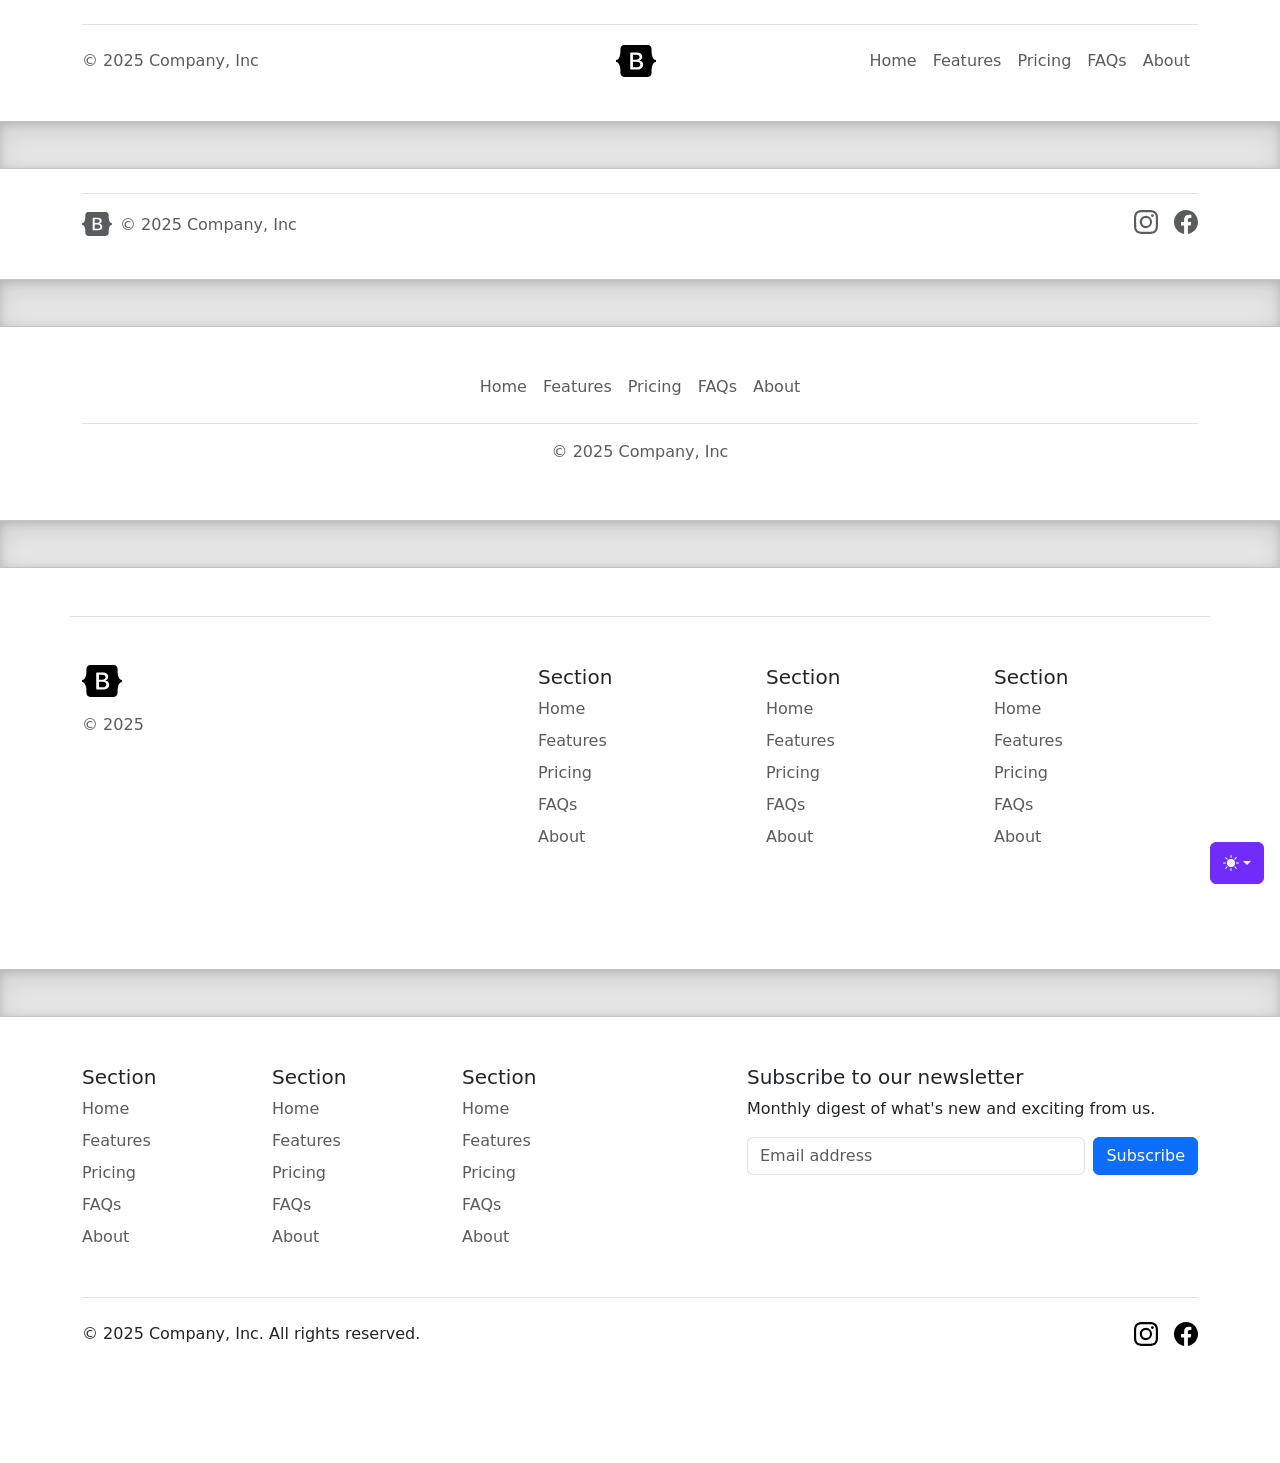
<file: bootstrap-5.3.8-examples/footers/index.html>
<!doctype html>
<html lang="en" data-bs-theme="auto">
  <head>
    <meta charset="utf-8" />
    <meta name="viewport" content="width=device-width, initial-scale=1" />
    <meta name="description" content="" />
    <meta
      name="author"
      content="Mark Otto, Jacob Thornton, and Bootstrap contributors"
    />
    <meta name="generator" content="Astro v5.13.2" />
    <title>Footers · Bootstrap v5.3</title>
    <link
      rel="canonical"
      href="https://getbootstrap.com/docs/5.3/examples/footers/"
    />
    <script src="../assets/js/color-modes.js"></script>
    <link href="../assets/dist/css/bootstrap.min.css" rel="stylesheet" />
    <meta name="theme-color" content="#712cf9" />
    <style>
      .bd-placeholder-img {
        font-size: 1.125rem;
        text-anchor: middle;
        -webkit-user-select: none;
        -moz-user-select: none;
        user-select: none;
      }
      @media (min-width: 768px) {
        .bd-placeholder-img-lg {
          font-size: 3.5rem;
        }
      }
      .b-example-divider {
        width: 100%;
        height: 3rem;
        background-color: #0000001a;
        border: solid rgba(0, 0, 0, 0.15);
        border-width: 1px 0;
        box-shadow:
          inset 0 0.5em 1.5em #0000001a,
          inset 0 0.125em 0.5em #00000026;
      }
      .b-example-vr {
        flex-shrink: 0;
        width: 1.5rem;
        height: 100vh;
      }
      .bi {
        vertical-align: -0.125em;
        fill: currentColor;
      }
      .nav-scroller {
        position: relative;
        z-index: 2;
        height: 2.75rem;
        overflow-y: hidden;
      }
      .nav-scroller .nav {
        display: flex;
        flex-wrap: nowrap;
        padding-bottom: 1rem;
        margin-top: -1px;
        overflow-x: auto;
        text-align: center;
        white-space: nowrap;
        -webkit-overflow-scrolling: touch;
      }
      .btn-bd-primary {
        --bd-violet-bg: #712cf9;
        --bd-violet-rgb: 112.520718, 44.062154, 249.437846;
        --bs-btn-font-weight: 600;
        --bs-btn-color: var(--bs-white);
        --bs-btn-bg: var(--bd-violet-bg);
        --bs-btn-border-color: var(--bd-violet-bg);
        --bs-btn-hover-color: var(--bs-white);
        --bs-btn-hover-bg: #6528e0;
        --bs-btn-hover-border-color: #6528e0;
        --bs-btn-focus-shadow-rgb: var(--bd-violet-rgb);
        --bs-btn-active-color: var(--bs-btn-hover-color);
        --bs-btn-active-bg: #5a23c8;
        --bs-btn-active-border-color: #5a23c8;
      }
      .bd-mode-toggle {
        z-index: 1500;
      }
      .bd-mode-toggle .bi {
        width: 1em;
        height: 1em;
      }
      .bd-mode-toggle .dropdown-menu .active .bi {
        display: block !important;
      }
    </style>
  </head>
  <body>
    <svg xmlns="http://www.w3.org/2000/svg" class="d-none">
      <symbol id="check2" viewBox="0 0 16 16">
        <path
          d="M13.854 3.646a.5.5 0 0 1 0 .708l-7 7a.5.5 0 0 1-.708 0l-3.5-3.5a.5.5 0 1 1 .708-.708L6.5 10.293l6.646-6.647a.5.5 0 0 1 .708 0z"
        ></path>
      </symbol>
      <symbol id="circle-half" viewBox="0 0 16 16">
        <path
          d="M8 15A7 7 0 1 0 8 1v14zm0 1A8 8 0 1 1 8 0a8 8 0 0 1 0 16z"
        ></path>
      </symbol>
      <symbol id="moon-stars-fill" viewBox="0 0 16 16">
        <path
          d="M6 .278a.768.768 0 0 1 .08.858 7.208 7.208 0 0 0-.878 3.46c0 4.021 3.278 7.277 7.318 7.277.527 0 1.04-.055 1.533-.16a.787.787 0 0 1 .81.316.733.733 0 0 1-.031.893A8.349 8.349 0 0 1 8.344 16C3.734 16 0 12.286 0 7.71 0 4.266 2.114 1.312 5.124.06A.752.752 0 0 1 6 .278z"
        ></path>
        <path
          d="M10.794 3.148a.217.217 0 0 1 .412 0l.387 1.162c.173.518.579.924 1.097 1.097l1.162.387a.217.217 0 0 1 0 .412l-1.162.387a1.734 1.734 0 0 0-1.097 1.097l-.387 1.162a.217.217 0 0 1-.412 0l-.387-1.162A1.734 1.734 0 0 0 9.31 6.593l-1.162-.387a.217.217 0 0 1 0-.412l1.162-.387a1.734 1.734 0 0 0 1.097-1.097l.387-1.162zM13.863.099a.145.145 0 0 1 .274 0l.258.774c.115.346.386.617.732.732l.774.258a.145.145 0 0 1 0 .274l-.774.258a1.156 1.156 0 0 0-.732.732l-.258.774a.145.145 0 0 1-.274 0l-.258-.774a1.156 1.156 0 0 0-.732-.732l-.774-.258a.145.145 0 0 1 0-.274l.774-.258c.346-.115.617-.386.732-.732L13.863.1z"
        ></path>
      </symbol>
      <symbol id="sun-fill" viewBox="0 0 16 16">
        <path
          d="M8 12a4 4 0 1 0 0-8 4 4 0 0 0 0 8zM8 0a.5.5 0 0 1 .5.5v2a.5.5 0 0 1-1 0v-2A.5.5 0 0 1 8 0zm0 13a.5.5 0 0 1 .5.5v2a.5.5 0 0 1-1 0v-2A.5.5 0 0 1 8 13zm8-5a.5.5 0 0 1-.5.5h-2a.5.5 0 0 1 0-1h2a.5.5 0 0 1 .5.5zM3 8a.5.5 0 0 1-.5.5h-2a.5.5 0 0 1 0-1h2A.5.5 0 0 1 3 8zm10.657-5.657a.5.5 0 0 1 0 .707l-1.414 1.415a.5.5 0 1 1-.707-.708l1.414-1.414a.5.5 0 0 1 .707 0zm-9.193 9.193a.5.5 0 0 1 0 .707L3.05 13.657a.5.5 0 0 1-.707-.707l1.414-1.414a.5.5 0 0 1 .707 0zm9.193 2.121a.5.5 0 0 1-.707 0l-1.414-1.414a.5.5 0 0 1 .707-.707l1.414 1.414a.5.5 0 0 1 0 .707zM4.464 4.465a.5.5 0 0 1-.707 0L2.343 3.05a.5.5 0 1 1 .707-.707l1.414 1.414a.5.5 0 0 1 0 .708z"
        ></path>
      </symbol>
    </svg>
    <div
      class="dropdown position-fixed bottom-0 end-0 mb-3 me-3 bd-mode-toggle"
    >
      <button
        class="btn btn-bd-primary py-2 dropdown-toggle d-flex align-items-center"
        id="bd-theme"
        type="button"
        aria-expanded="false"
        data-bs-toggle="dropdown"
        aria-label="Toggle theme (auto)"
      >
        <svg class="bi my-1 theme-icon-active" aria-hidden="true">
          <use href="#circle-half"></use>
        </svg>
        <span class="visually-hidden" id="bd-theme-text">Toggle theme</span>
      </button>
      <ul
        class="dropdown-menu dropdown-menu-end shadow"
        aria-labelledby="bd-theme-text"
      >
        <li>
          <button
            type="button"
            class="dropdown-item d-flex align-items-center"
            data-bs-theme-value="light"
            aria-pressed="false"
          >
            <svg class="bi me-2 opacity-50" aria-hidden="true">
              <use href="#sun-fill"></use>
            </svg>
            Light
            <svg class="bi ms-auto d-none" aria-hidden="true">
              <use href="#check2"></use>
            </svg>
          </button>
        </li>
        <li>
          <button
            type="button"
            class="dropdown-item d-flex align-items-center"
            data-bs-theme-value="dark"
            aria-pressed="false"
          >
            <svg class="bi me-2 opacity-50" aria-hidden="true">
              <use href="#moon-stars-fill"></use>
            </svg>
            Dark
            <svg class="bi ms-auto d-none" aria-hidden="true">
              <use href="#check2"></use>
            </svg>
          </button>
        </li>
        <li>
          <button
            type="button"
            class="dropdown-item d-flex align-items-center active"
            data-bs-theme-value="auto"
            aria-pressed="true"
          >
            <svg class="bi me-2 opacity-50" aria-hidden="true">
              <use href="#circle-half"></use>
            </svg>
            Auto
            <svg class="bi ms-auto d-none" aria-hidden="true">
              <use href="#check2"></use>
            </svg>
          </button>
        </li>
      </ul>
    </div>
    <svg xmlns="http://www.w3.org/2000/svg" class="d-none">
      <symbol id="bootstrap" viewBox="0 0 118 94">
        <title>Bootstrap</title>
        <path
          fill-rule="evenodd"
          clip-rule="evenodd"
          d="M24.509 0c-6.733 0-11.715 5.893-11.492 12.284.214 6.14-.064 14.092-2.066 20.577C8.943 39.365 5.547 43.485 0 44.014v5.972c5.547.529 8.943 4.649 10.951 11.153 2.002 6.485 2.28 14.437 2.066 20.577C12.794 88.106 17.776 94 24.51 94H93.5c6.733 0 11.714-5.893 11.491-12.284-.214-6.14.064-14.092 2.066-20.577 2.009-6.504 5.396-10.624 10.943-11.153v-5.972c-5.547-.529-8.934-4.649-10.943-11.153-2.002-6.484-2.28-14.437-2.066-20.577C105.214 5.894 100.233 0 93.5 0H24.508zM80 57.863C80 66.663 73.436 72 62.543 72H44a2 2 0 01-2-2V24a2 2 0 012-2h18.437c9.083 0 15.044 4.92 15.044 12.474 0 5.302-4.01 10.049-9.119 10.88v.277C75.317 46.394 80 51.21 80 57.863zM60.521 28.34H49.948v14.934h8.905c6.884 0 10.68-2.772 10.68-7.727 0-4.643-3.264-7.207-9.012-7.207zM49.948 49.2v16.458H60.91c7.167 0 10.964-2.876 10.964-8.281 0-5.406-3.903-8.178-11.425-8.178H49.948z"
        ></path>
      </symbol>
      <symbol id="facebook" viewBox="0 0 16 16">
        <path
          d="M16 8.049c0-4.446-3.582-8.05-8-8.05C3.58 0-.002 3.603-.002 8.05c0 4.017 2.926 7.347 6.75 7.951v-5.625h-2.03V8.05H6.75V6.275c0-2.017 1.195-3.131 3.022-3.131.876 0 1.791.157 1.791.157v1.98h-1.009c-.993 0-1.303.621-1.303 1.258v1.51h2.218l-.354 2.326H9.25V16c3.824-.604 6.75-3.934 6.75-7.951z"
        ></path>
      </symbol>
      <symbol id="instagram" viewBox="0 0 16 16">
        <path
          d="M8 0C5.829 0 5.556.01 4.703.048 3.85.088 3.269.222 2.76.42a3.917 3.917 0 0 0-1.417.923A3.927 3.927 0 0 0 .42 2.76C.222 3.268.087 3.85.048 4.7.01 5.555 0 5.827 0 8.001c0 2.172.01 2.444.048 3.297.04.852.174 1.433.372 1.942.205.526.478.972.923 1.417.444.445.89.719 1.416.923.51.198 1.09.333 1.942.372C5.555 15.99 5.827 16 8 16s2.444-.01 3.298-.048c.851-.04 1.434-.174 1.943-.372a3.916 3.916 0 0 0 1.416-.923c.445-.445.718-.891.923-1.417.197-.509.332-1.09.372-1.942C15.99 10.445 16 10.173 16 8s-.01-2.445-.048-3.299c-.04-.851-.175-1.433-.372-1.941a3.926 3.926 0 0 0-.923-1.417A3.911 3.911 0 0 0 13.24.42c-.51-.198-1.092-.333-1.943-.372C10.443.01 10.172 0 7.998 0h.003zm-.717 1.442h.718c2.136 0 2.389.007 3.232.046.78.035 1.204.166 1.486.275.373.145.64.319.92.599.28.28.453.546.598.92.11.281.24.705.275 1.485.039.843.047 1.096.047 3.231s-.008 2.389-.047 3.232c-.035.78-.166 1.203-.275 1.485a2.47 2.47 0 0 1-.599.919c-.28.28-.546.453-.92.598-.28.11-.704.24-1.485.276-.843.038-1.096.047-3.232.047s-2.39-.009-3.233-.047c-.78-.036-1.203-.166-1.485-.276a2.478 2.478 0 0 1-.92-.598 2.48 2.48 0 0 1-.6-.92c-.109-.281-.24-.705-.275-1.485-.038-.843-.046-1.096-.046-3.233 0-2.136.008-2.388.046-3.231.036-.78.166-1.204.276-1.486.145-.373.319-.64.599-.92.28-.28.546-.453.92-.598.282-.11.705-.24 1.485-.276.738-.034 1.024-.044 2.515-.045v.002zm4.988 1.328a.96.96 0 1 0 0 1.92.96.96 0 0 0 0-1.92zm-4.27 1.122a4.109 4.109 0 1 0 0 8.217 4.109 4.109 0 0 0 0-8.217zm0 1.441a2.667 2.667 0 1 1 0 5.334 2.667 2.667 0 0 1 0-5.334z"
        ></path>
      </symbol>
    </svg>
    <div class="container">
      <footer
        class="d-flex flex-wrap justify-content-between align-items-center py-3 my-4 border-top"
      >
        <p class="col-md-4 mb-0 text-body-secondary">
          &copy; 2025 Company, Inc
        </p>
        <a
          href="/"
          class="col-md-4 d-flex align-items-center justify-content-center mb-3 mb-md-0 me-md-auto link-body-emphasis text-decoration-none"
          aria-label="Bootstrap"
        >
          <svg class="bi me-2" width="40" height="32" aria-hidden="true">
            <use xlink:href="#bootstrap"></use>
          </svg>
        </a>
        <ul class="nav col-md-4 justify-content-end">
          <li class="nav-item">
            <a href="#" class="nav-link px-2 text-body-secondary">Home</a>
          </li>
          <li class="nav-item">
            <a href="#" class="nav-link px-2 text-body-secondary">Features</a>
          </li>
          <li class="nav-item">
            <a href="#" class="nav-link px-2 text-body-secondary">Pricing</a>
          </li>
          <li class="nav-item">
            <a href="#" class="nav-link px-2 text-body-secondary">FAQs</a>
          </li>
          <li class="nav-item">
            <a href="#" class="nav-link px-2 text-body-secondary">About</a>
          </li>
        </ul>
      </footer>
    </div>
    <div class="b-example-divider"></div>
    <div class="container">
      <footer
        class="d-flex flex-wrap justify-content-between align-items-center py-3 my-4 border-top"
      >
        <div class="col-md-4 d-flex align-items-center">
          <a
            href="/"
            class="mb-3 me-2 mb-md-0 text-body-secondary text-decoration-none lh-1"
            aria-label="Bootstrap"
          >
            <svg class="bi" width="30" height="24" aria-hidden="true">
              <use xlink:href="#bootstrap"></use>
            </svg>
          </a>
          <span class="mb-3 mb-md-0 text-body-secondary"
            >&copy; 2025 Company, Inc</span
          >
        </div>
        <ul class="nav col-md-4 justify-content-end list-unstyled d-flex">
          <li class="ms-3">
            <a class="text-body-secondary" href="#" aria-label="Instagram"
              ><svg class="bi" width="24" height="24" aria-hidden="true">
                <use xlink:href="#instagram"></use></svg
            ></a>
          </li>
          <li class="ms-3">
            <a class="text-body-secondary" href="#" aria-label="Facebook"
              ><svg class="bi" width="24" height="24">
                <use xlink:href="#facebook"></use></svg
            ></a>
          </li>
        </ul>
      </footer>
    </div>
    <div class="b-example-divider"></div>
    <div class="container">
      <footer class="py-3 my-4">
        <ul class="nav justify-content-center border-bottom pb-3 mb-3">
          <li class="nav-item">
            <a href="#" class="nav-link px-2 text-body-secondary">Home</a>
          </li>
          <li class="nav-item">
            <a href="#" class="nav-link px-2 text-body-secondary">Features</a>
          </li>
          <li class="nav-item">
            <a href="#" class="nav-link px-2 text-body-secondary">Pricing</a>
          </li>
          <li class="nav-item">
            <a href="#" class="nav-link px-2 text-body-secondary">FAQs</a>
          </li>
          <li class="nav-item">
            <a href="#" class="nav-link px-2 text-body-secondary">About</a>
          </li>
        </ul>
        <p class="text-center text-body-secondary">&copy; 2025 Company, Inc</p>
      </footer>
    </div>
    <div class="b-example-divider"></div>
    <div class="container">
      <footer
        class="row row-cols-1 row-cols-sm-2 row-cols-md-5 py-5 my-5 border-top"
      >
        <div class="col mb-3">
          <a
            href="/"
            class="d-flex align-items-center mb-3 link-body-emphasis text-decoration-none"
            aria-label="Bootstrap"
          >
            <svg class="bi me-2" width="40" height="32" aria-hidden="true">
              <use xlink:href="#bootstrap"></use>
            </svg>
          </a>
          <p class="text-body-secondary">&copy; 2025</p>
        </div>
        <div class="col mb-3"></div>
        <div class="col mb-3">
          <h5>Section</h5>
          <ul class="nav flex-column">
            <li class="nav-item mb-2">
              <a href="#" class="nav-link p-0 text-body-secondary">Home</a>
            </li>
            <li class="nav-item mb-2">
              <a href="#" class="nav-link p-0 text-body-secondary">Features</a>
            </li>
            <li class="nav-item mb-2">
              <a href="#" class="nav-link p-0 text-body-secondary">Pricing</a>
            </li>
            <li class="nav-item mb-2">
              <a href="#" class="nav-link p-0 text-body-secondary">FAQs</a>
            </li>
            <li class="nav-item mb-2">
              <a href="#" class="nav-link p-0 text-body-secondary">About</a>
            </li>
          </ul>
        </div>
        <div class="col mb-3">
          <h5>Section</h5>
          <ul class="nav flex-column">
            <li class="nav-item mb-2">
              <a href="#" class="nav-link p-0 text-body-secondary">Home</a>
            </li>
            <li class="nav-item mb-2">
              <a href="#" class="nav-link p-0 text-body-secondary">Features</a>
            </li>
            <li class="nav-item mb-2">
              <a href="#" class="nav-link p-0 text-body-secondary">Pricing</a>
            </li>
            <li class="nav-item mb-2">
              <a href="#" class="nav-link p-0 text-body-secondary">FAQs</a>
            </li>
            <li class="nav-item mb-2">
              <a href="#" class="nav-link p-0 text-body-secondary">About</a>
            </li>
          </ul>
        </div>
        <div class="col mb-3">
          <h5>Section</h5>
          <ul class="nav flex-column">
            <li class="nav-item mb-2">
              <a href="#" class="nav-link p-0 text-body-secondary">Home</a>
            </li>
            <li class="nav-item mb-2">
              <a href="#" class="nav-link p-0 text-body-secondary">Features</a>
            </li>
            <li class="nav-item mb-2">
              <a href="#" class="nav-link p-0 text-body-secondary">Pricing</a>
            </li>
            <li class="nav-item mb-2">
              <a href="#" class="nav-link p-0 text-body-secondary">FAQs</a>
            </li>
            <li class="nav-item mb-2">
              <a href="#" class="nav-link p-0 text-body-secondary">About</a>
            </li>
          </ul>
        </div>
      </footer>
    </div>
    <div class="b-example-divider"></div>
    <div class="container">
      <footer class="py-5">
        <div class="row">
          <div class="col-6 col-md-2 mb-3">
            <h5>Section</h5>
            <ul class="nav flex-column">
              <li class="nav-item mb-2">
                <a href="#" class="nav-link p-0 text-body-secondary">Home</a>
              </li>
              <li class="nav-item mb-2">
                <a href="#" class="nav-link p-0 text-body-secondary"
                  >Features</a
                >
              </li>
              <li class="nav-item mb-2">
                <a href="#" class="nav-link p-0 text-body-secondary">Pricing</a>
              </li>
              <li class="nav-item mb-2">
                <a href="#" class="nav-link p-0 text-body-secondary">FAQs</a>
              </li>
              <li class="nav-item mb-2">
                <a href="#" class="nav-link p-0 text-body-secondary">About</a>
              </li>
            </ul>
          </div>
          <div class="col-6 col-md-2 mb-3">
            <h5>Section</h5>
            <ul class="nav flex-column">
              <li class="nav-item mb-2">
                <a href="#" class="nav-link p-0 text-body-secondary">Home</a>
              </li>
              <li class="nav-item mb-2">
                <a href="#" class="nav-link p-0 text-body-secondary"
                  >Features</a
                >
              </li>
              <li class="nav-item mb-2">
                <a href="#" class="nav-link p-0 text-body-secondary">Pricing</a>
              </li>
              <li class="nav-item mb-2">
                <a href="#" class="nav-link p-0 text-body-secondary">FAQs</a>
              </li>
              <li class="nav-item mb-2">
                <a href="#" class="nav-link p-0 text-body-secondary">About</a>
              </li>
            </ul>
          </div>
          <div class="col-6 col-md-2 mb-3">
            <h5>Section</h5>
            <ul class="nav flex-column">
              <li class="nav-item mb-2">
                <a href="#" class="nav-link p-0 text-body-secondary">Home</a>
              </li>
              <li class="nav-item mb-2">
                <a href="#" class="nav-link p-0 text-body-secondary"
                  >Features</a
                >
              </li>
              <li class="nav-item mb-2">
                <a href="#" class="nav-link p-0 text-body-secondary">Pricing</a>
              </li>
              <li class="nav-item mb-2">
                <a href="#" class="nav-link p-0 text-body-secondary">FAQs</a>
              </li>
              <li class="nav-item mb-2">
                <a href="#" class="nav-link p-0 text-body-secondary">About</a>
              </li>
            </ul>
          </div>
          <div class="col-md-5 offset-md-1 mb-3">
            <form>
              <h5>Subscribe to our newsletter</h5>
              <p>Monthly digest of what's new and exciting from us.</p>
              <div class="d-flex flex-column flex-sm-row w-100 gap-2">
                <label for="newsletter1" class="visually-hidden"
                  >Email address</label
                >
                <input
                  id="newsletter1"
                  type="email"
                  class="form-control"
                  placeholder="Email address"
                />
                <button class="btn btn-primary" type="button">Subscribe</button>
              </div>
            </form>
          </div>
        </div>
        <div
          class="d-flex flex-column flex-sm-row justify-content-between py-4 my-4 border-top"
        >
          <p>&copy; 2025 Company, Inc. All rights reserved.</p>
          <ul class="list-unstyled d-flex">
            <li class="ms-3">
              <a class="link-body-emphasis" href="#" aria-label="Instagram"
                ><svg class="bi" width="24" height="24">
                  <use xlink:href="#instagram"></use></svg
              ></a>
            </li>
            <li class="ms-3">
              <a class="link-body-emphasis" href="#" aria-label="Facebook"
                ><svg class="bi" width="24" height="24" aria-hidden="true">
                  <use xlink:href="#facebook"></use></svg
              ></a>
            </li>
          </ul>
        </div>
      </footer>
    </div>
    <script
      src="../assets/dist/js/bootstrap.bundle.min.js"
      class="astro-vvvwv3sm"
    ></script>
  </body>
</html>
</file>
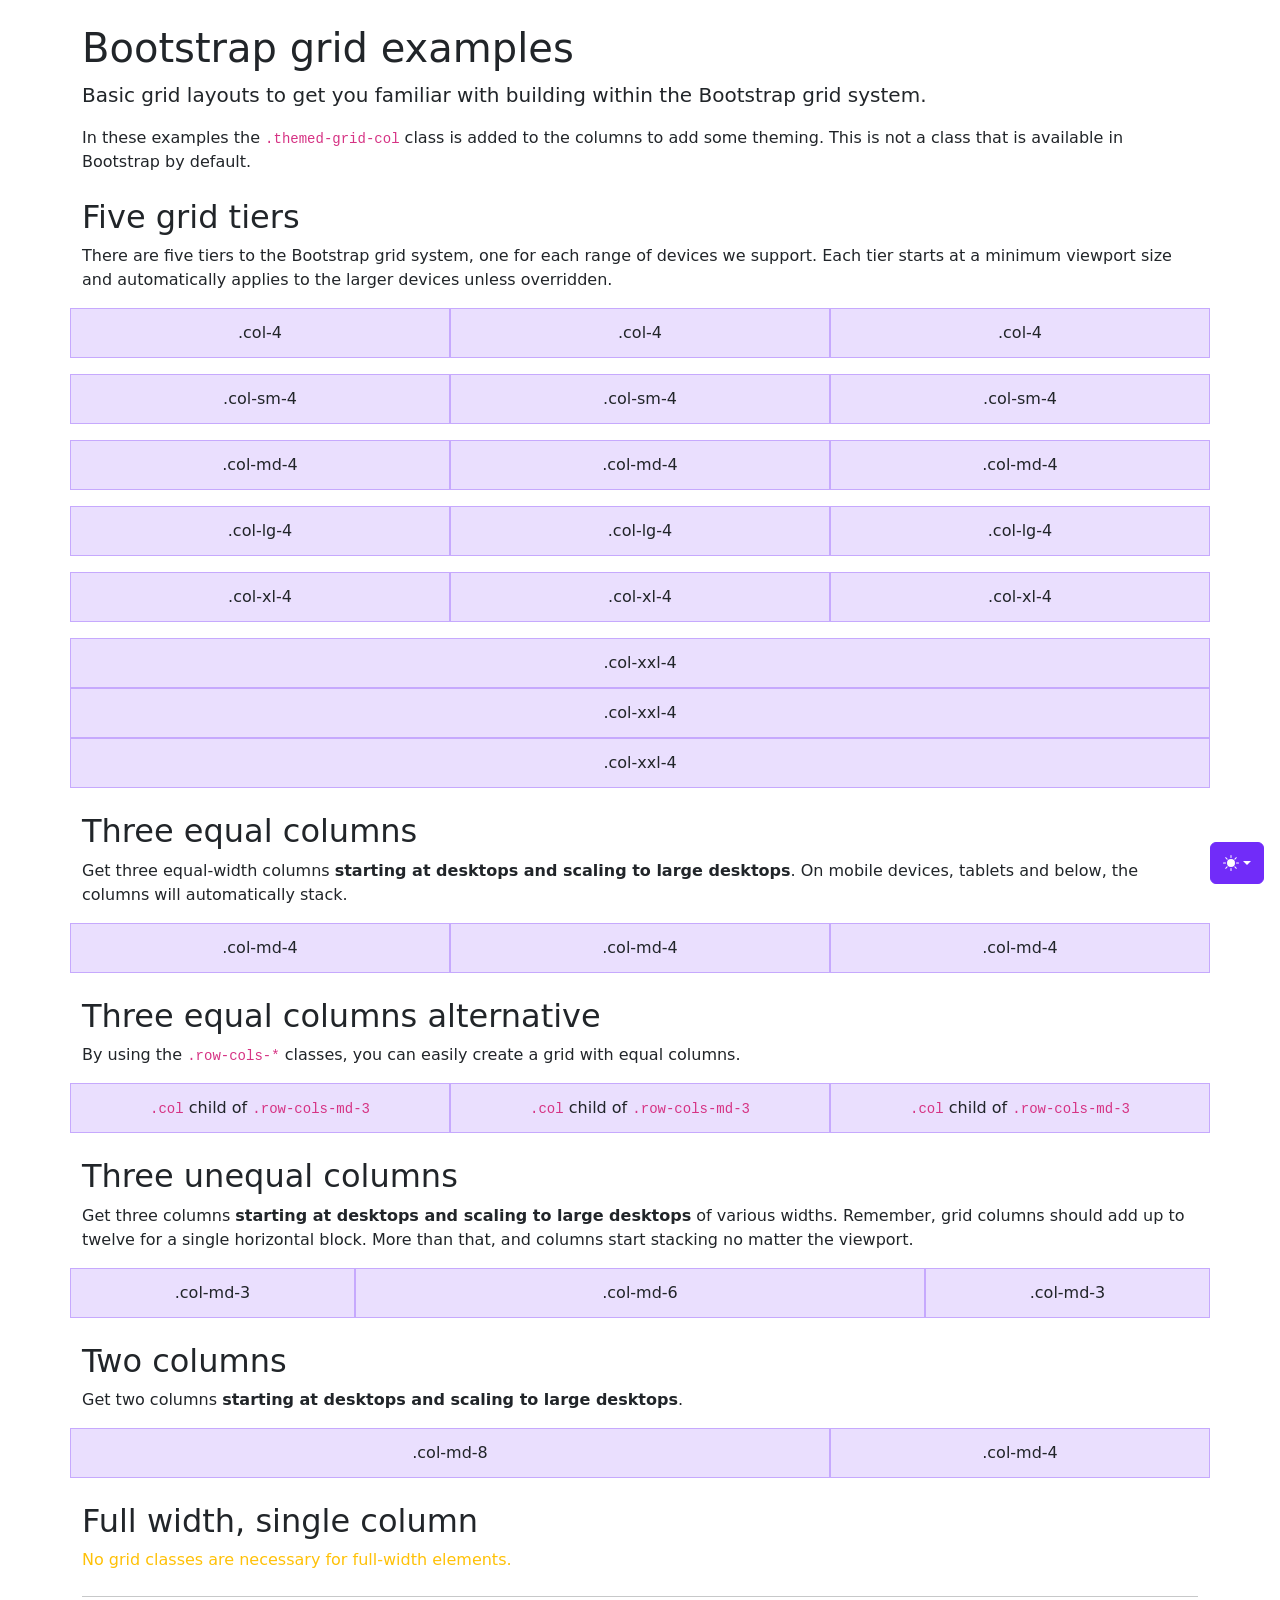
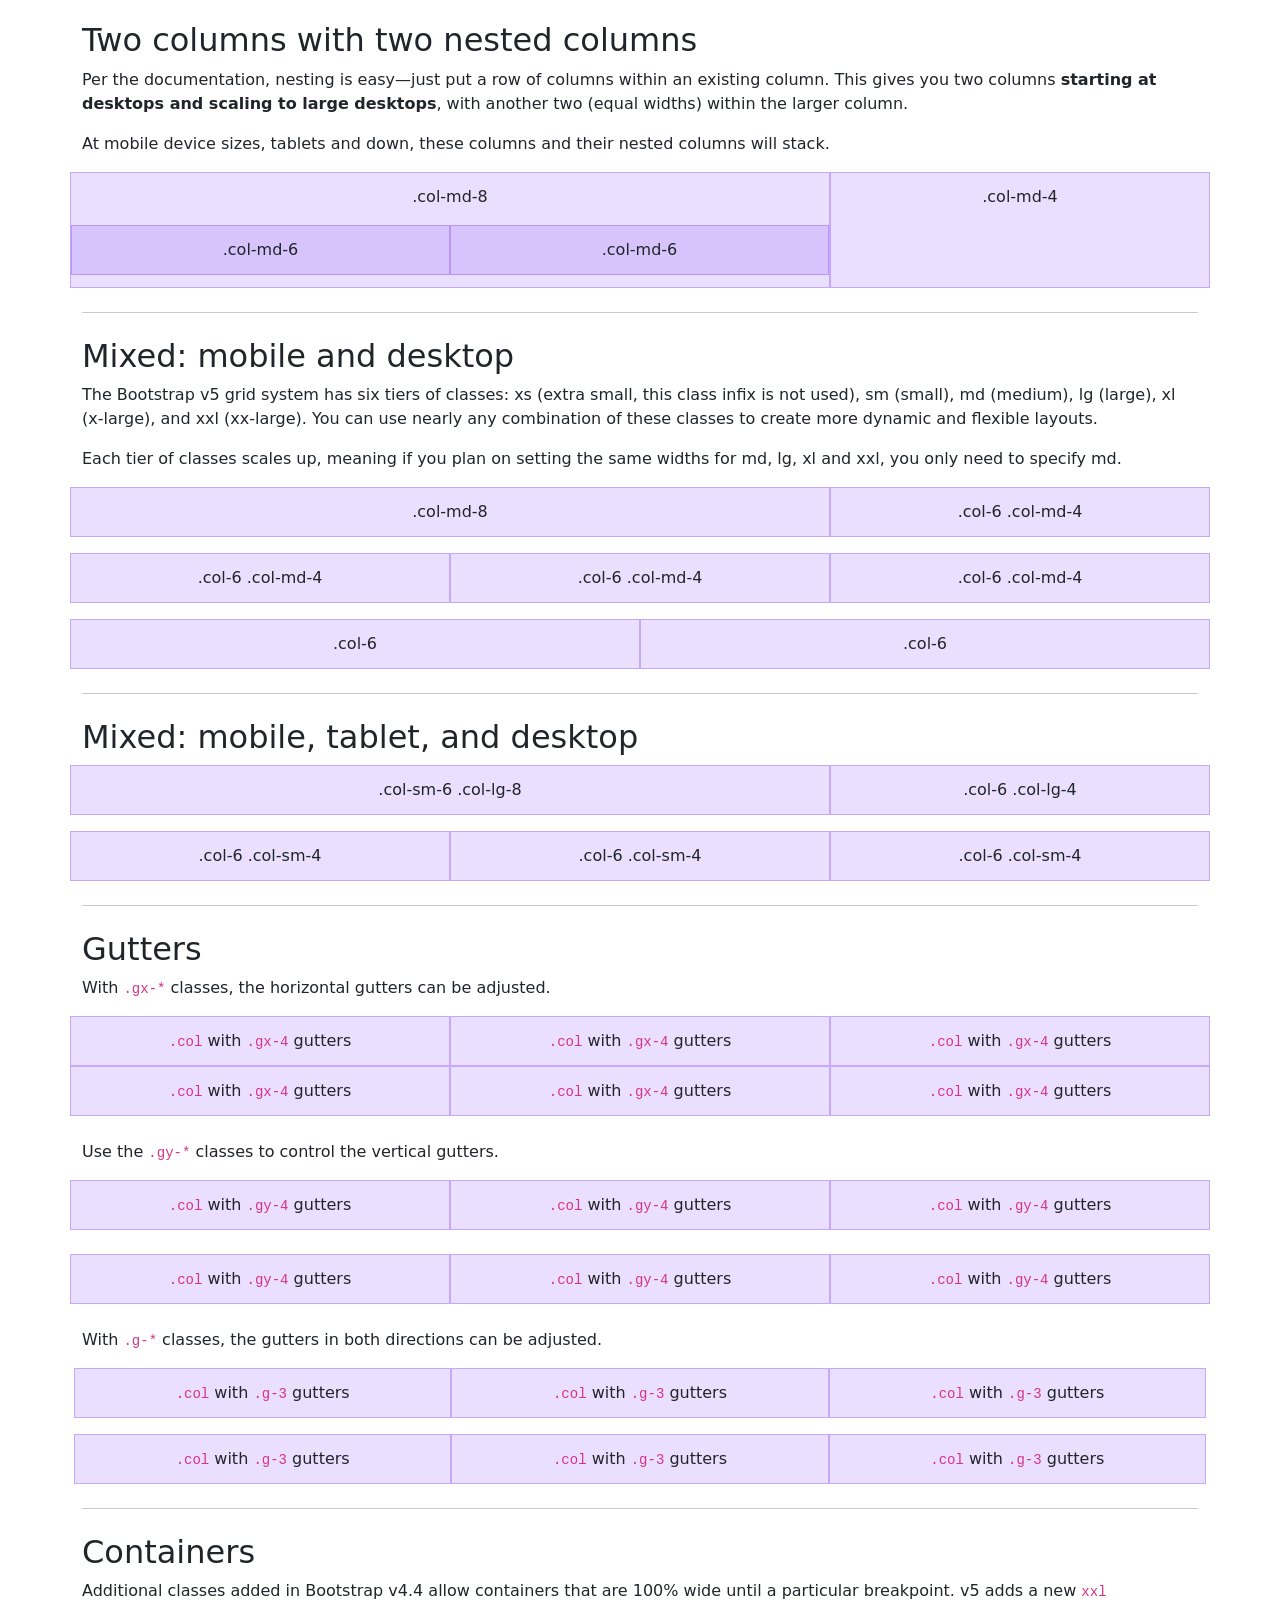
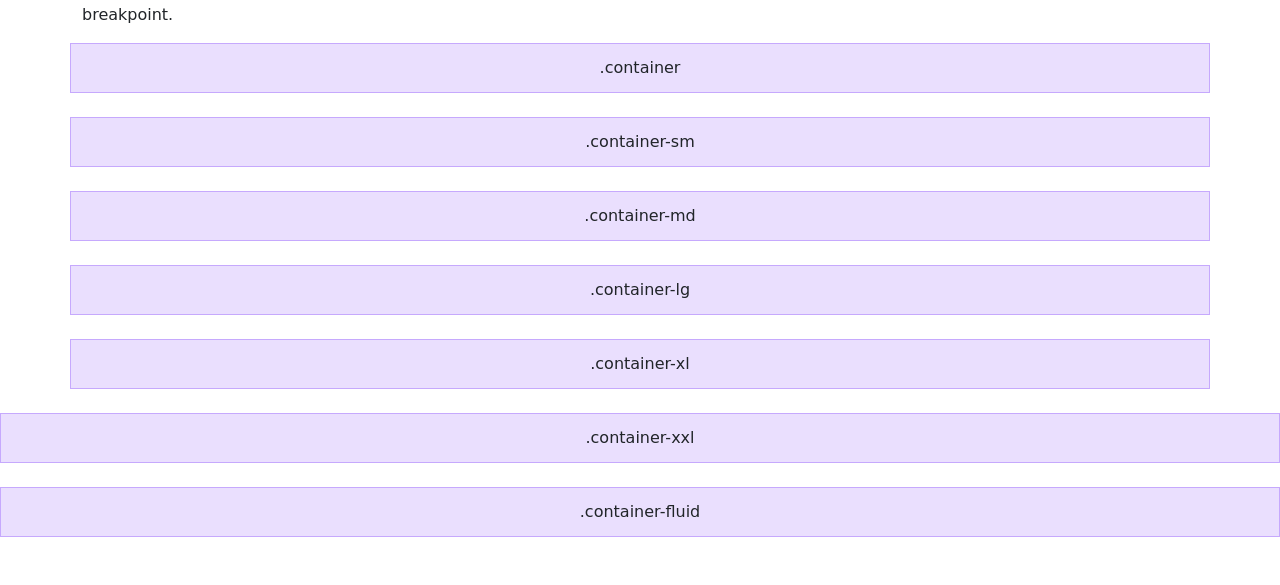
<file: bootstrap-5.3.8-examples/grid/index.html>
<!doctype html>
<html lang="en" data-bs-theme="auto">
  <head>
    <meta charset="utf-8" />
    <meta name="viewport" content="width=device-width, initial-scale=1" />
    <meta name="description" content="" />
    <meta
      name="author"
      content="Mark Otto, Jacob Thornton, and Bootstrap contributors"
    />
    <meta name="generator" content="Astro v5.13.2" />
    <title>Grid Template · Bootstrap v5.3</title>
    <link
      rel="canonical"
      href="https://getbootstrap.com/docs/5.3/examples/grid/"
    />
    <script src="../assets/js/color-modes.js"></script>
    <link href="../assets/dist/css/bootstrap.min.css" rel="stylesheet" />
    <meta name="theme-color" content="#712cf9" />
    <link href="grid.css" rel="stylesheet" />
    <style>
      .bd-placeholder-img {
        font-size: 1.125rem;
        text-anchor: middle;
        -webkit-user-select: none;
        -moz-user-select: none;
        user-select: none;
      }
      @media (min-width: 768px) {
        .bd-placeholder-img-lg {
          font-size: 3.5rem;
        }
      }
      .b-example-divider {
        width: 100%;
        height: 3rem;
        background-color: #0000001a;
        border: solid rgba(0, 0, 0, 0.15);
        border-width: 1px 0;
        box-shadow:
          inset 0 0.5em 1.5em #0000001a,
          inset 0 0.125em 0.5em #00000026;
      }
      .b-example-vr {
        flex-shrink: 0;
        width: 1.5rem;
        height: 100vh;
      }
      .bi {
        vertical-align: -0.125em;
        fill: currentColor;
      }
      .nav-scroller {
        position: relative;
        z-index: 2;
        height: 2.75rem;
        overflow-y: hidden;
      }
      .nav-scroller .nav {
        display: flex;
        flex-wrap: nowrap;
        padding-bottom: 1rem;
        margin-top: -1px;
        overflow-x: auto;
        text-align: center;
        white-space: nowrap;
        -webkit-overflow-scrolling: touch;
      }
      .btn-bd-primary {
        --bd-violet-bg: #712cf9;
        --bd-violet-rgb: 112.520718, 44.062154, 249.437846;
        --bs-btn-font-weight: 600;
        --bs-btn-color: var(--bs-white);
        --bs-btn-bg: var(--bd-violet-bg);
        --bs-btn-border-color: var(--bd-violet-bg);
        --bs-btn-hover-color: var(--bs-white);
        --bs-btn-hover-bg: #6528e0;
        --bs-btn-hover-border-color: #6528e0;
        --bs-btn-focus-shadow-rgb: var(--bd-violet-rgb);
        --bs-btn-active-color: var(--bs-btn-hover-color);
        --bs-btn-active-bg: #5a23c8;
        --bs-btn-active-border-color: #5a23c8;
      }
      .bd-mode-toggle {
        z-index: 1500;
      }
      .bd-mode-toggle .bi {
        width: 1em;
        height: 1em;
      }
      .bd-mode-toggle .dropdown-menu .active .bi {
        display: block !important;
      }
    </style>
  </head>
  <body class="py-4">
    <svg xmlns="http://www.w3.org/2000/svg" class="d-none">
      <symbol id="check2" viewBox="0 0 16 16">
        <path
          d="M13.854 3.646a.5.5 0 0 1 0 .708l-7 7a.5.5 0 0 1-.708 0l-3.5-3.5a.5.5 0 1 1 .708-.708L6.5 10.293l6.646-6.647a.5.5 0 0 1 .708 0z"
        ></path>
      </symbol>
      <symbol id="circle-half" viewBox="0 0 16 16">
        <path
          d="M8 15A7 7 0 1 0 8 1v14zm0 1A8 8 0 1 1 8 0a8 8 0 0 1 0 16z"
        ></path>
      </symbol>
      <symbol id="moon-stars-fill" viewBox="0 0 16 16">
        <path
          d="M6 .278a.768.768 0 0 1 .08.858 7.208 7.208 0 0 0-.878 3.46c0 4.021 3.278 7.277 7.318 7.277.527 0 1.04-.055 1.533-.16a.787.787 0 0 1 .81.316.733.733 0 0 1-.031.893A8.349 8.349 0 0 1 8.344 16C3.734 16 0 12.286 0 7.71 0 4.266 2.114 1.312 5.124.06A.752.752 0 0 1 6 .278z"
        ></path>
        <path
          d="M10.794 3.148a.217.217 0 0 1 .412 0l.387 1.162c.173.518.579.924 1.097 1.097l1.162.387a.217.217 0 0 1 0 .412l-1.162.387a1.734 1.734 0 0 0-1.097 1.097l-.387 1.162a.217.217 0 0 1-.412 0l-.387-1.162A1.734 1.734 0 0 0 9.31 6.593l-1.162-.387a.217.217 0 0 1 0-.412l1.162-.387a1.734 1.734 0 0 0 1.097-1.097l.387-1.162zM13.863.099a.145.145 0 0 1 .274 0l.258.774c.115.346.386.617.732.732l.774.258a.145.145 0 0 1 0 .274l-.774.258a1.156 1.156 0 0 0-.732.732l-.258.774a.145.145 0 0 1-.274 0l-.258-.774a1.156 1.156 0 0 0-.732-.732l-.774-.258a.145.145 0 0 1 0-.274l.774-.258c.346-.115.617-.386.732-.732L13.863.1z"
        ></path>
      </symbol>
      <symbol id="sun-fill" viewBox="0 0 16 16">
        <path
          d="M8 12a4 4 0 1 0 0-8 4 4 0 0 0 0 8zM8 0a.5.5 0 0 1 .5.5v2a.5.5 0 0 1-1 0v-2A.5.5 0 0 1 8 0zm0 13a.5.5 0 0 1 .5.5v2a.5.5 0 0 1-1 0v-2A.5.5 0 0 1 8 13zm8-5a.5.5 0 0 1-.5.5h-2a.5.5 0 0 1 0-1h2a.5.5 0 0 1 .5.5zM3 8a.5.5 0 0 1-.5.5h-2a.5.5 0 0 1 0-1h2A.5.5 0 0 1 3 8zm10.657-5.657a.5.5 0 0 1 0 .707l-1.414 1.415a.5.5 0 1 1-.707-.708l1.414-1.414a.5.5 0 0 1 .707 0zm-9.193 9.193a.5.5 0 0 1 0 .707L3.05 13.657a.5.5 0 0 1-.707-.707l1.414-1.414a.5.5 0 0 1 .707 0zm9.193 2.121a.5.5 0 0 1-.707 0l-1.414-1.414a.5.5 0 0 1 .707-.707l1.414 1.414a.5.5 0 0 1 0 .707zM4.464 4.465a.5.5 0 0 1-.707 0L2.343 3.05a.5.5 0 1 1 .707-.707l1.414 1.414a.5.5 0 0 1 0 .708z"
        ></path>
      </symbol>
    </svg>
    <div
      class="dropdown position-fixed bottom-0 end-0 mb-3 me-3 bd-mode-toggle"
    >
      <button
        class="btn btn-bd-primary py-2 dropdown-toggle d-flex align-items-center"
        id="bd-theme"
        type="button"
        aria-expanded="false"
        data-bs-toggle="dropdown"
        aria-label="Toggle theme (auto)"
      >
        <svg class="bi my-1 theme-icon-active" aria-hidden="true">
          <use href="#circle-half"></use>
        </svg>
        <span class="visually-hidden" id="bd-theme-text">Toggle theme</span>
      </button>
      <ul
        class="dropdown-menu dropdown-menu-end shadow"
        aria-labelledby="bd-theme-text"
      >
        <li>
          <button
            type="button"
            class="dropdown-item d-flex align-items-center"
            data-bs-theme-value="light"
            aria-pressed="false"
          >
            <svg class="bi me-2 opacity-50" aria-hidden="true">
              <use href="#sun-fill"></use>
            </svg>
            Light
            <svg class="bi ms-auto d-none" aria-hidden="true">
              <use href="#check2"></use>
            </svg>
          </button>
        </li>
        <li>
          <button
            type="button"
            class="dropdown-item d-flex align-items-center"
            data-bs-theme-value="dark"
            aria-pressed="false"
          >
            <svg class="bi me-2 opacity-50" aria-hidden="true">
              <use href="#moon-stars-fill"></use>
            </svg>
            Dark
            <svg class="bi ms-auto d-none" aria-hidden="true">
              <use href="#check2"></use>
            </svg>
          </button>
        </li>
        <li>
          <button
            type="button"
            class="dropdown-item d-flex align-items-center active"
            data-bs-theme-value="auto"
            aria-pressed="true"
          >
            <svg class="bi me-2 opacity-50" aria-hidden="true">
              <use href="#circle-half"></use>
            </svg>
            Auto
            <svg class="bi ms-auto d-none" aria-hidden="true">
              <use href="#check2"></use>
            </svg>
          </button>
        </li>
      </ul>
    </div>
    <main>
      <div class="container">
        <h1>Bootstrap grid examples</h1>
        <p class="lead">
          Basic grid layouts to get you familiar with building within the
          Bootstrap grid system.
        </p>
        <p>
          In these examples the <code>.themed-grid-col</code> class is added to
          the columns to add some theming. This is not a class that is available
          in Bootstrap by default.
        </p>
        <h2 class="mt-4">Five grid tiers</h2>
        <p>
          There are five tiers to the Bootstrap grid system, one for each range
          of devices we support. Each tier starts at a minimum viewport size and
          automatically applies to the larger devices unless overridden.
        </p>
        <div class="row mb-3 text-center">
          <div class="col-4 themed-grid-col">.col-4</div>
          <div class="col-4 themed-grid-col">.col-4</div>
          <div class="col-4 themed-grid-col">.col-4</div>
        </div>
        <div class="row mb-3 text-center">
          <div class="col-sm-4 themed-grid-col">.col-sm-4</div>
          <div class="col-sm-4 themed-grid-col">.col-sm-4</div>
          <div class="col-sm-4 themed-grid-col">.col-sm-4</div>
        </div>
        <div class="row mb-3 text-center">
          <div class="col-md-4 themed-grid-col">.col-md-4</div>
          <div class="col-md-4 themed-grid-col">.col-md-4</div>
          <div class="col-md-4 themed-grid-col">.col-md-4</div>
        </div>
        <div class="row mb-3 text-center">
          <div class="col-lg-4 themed-grid-col">.col-lg-4</div>
          <div class="col-lg-4 themed-grid-col">.col-lg-4</div>
          <div class="col-lg-4 themed-grid-col">.col-lg-4</div>
        </div>
        <div class="row mb-3 text-center">
          <div class="col-xl-4 themed-grid-col">.col-xl-4</div>
          <div class="col-xl-4 themed-grid-col">.col-xl-4</div>
          <div class="col-xl-4 themed-grid-col">.col-xl-4</div>
        </div>
        <div class="row mb-3 text-center">
          <div class="col-xxl-4 themed-grid-col">.col-xxl-4</div>
          <div class="col-xxl-4 themed-grid-col">.col-xxl-4</div>
          <div class="col-xxl-4 themed-grid-col">.col-xxl-4</div>
        </div>
        <h2 class="mt-4">Three equal columns</h2>
        <p>
          Get three equal-width columns
          <strong>starting at desktops and scaling to large desktops</strong>.
          On mobile devices, tablets and below, the columns will automatically
          stack.
        </p>
        <div class="row mb-3 text-center">
          <div class="col-md-4 themed-grid-col">.col-md-4</div>
          <div class="col-md-4 themed-grid-col">.col-md-4</div>
          <div class="col-md-4 themed-grid-col">.col-md-4</div>
        </div>
        <h2 class="mt-4">Three equal columns alternative</h2>
        <p>
          By using the <code>.row-cols-*</code> classes, you can easily create a
          grid with equal columns.
        </p>
        <div class="row row-cols-md-3 mb-3 text-center">
          <div class="col themed-grid-col">
            <code>.col</code> child of <code>.row-cols-md-3</code>
          </div>
          <div class="col themed-grid-col">
            <code>.col</code> child of <code>.row-cols-md-3</code>
          </div>
          <div class="col themed-grid-col">
            <code>.col</code> child of <code>.row-cols-md-3</code>
          </div>
        </div>
        <h2 class="mt-4">Three unequal columns</h2>
        <p>
          Get three columns
          <strong>starting at desktops and scaling to large desktops</strong> of
          various widths. Remember, grid columns should add up to twelve for a
          single horizontal block. More than that, and columns start stacking no
          matter the viewport.
        </p>
        <div class="row mb-3 text-center">
          <div class="col-md-3 themed-grid-col">.col-md-3</div>
          <div class="col-md-6 themed-grid-col">.col-md-6</div>
          <div class="col-md-3 themed-grid-col">.col-md-3</div>
        </div>
        <h2 class="mt-4">Two columns</h2>
        <p>
          Get two columns
          <strong>starting at desktops and scaling to large desktops</strong>.
        </p>
        <div class="row mb-3 text-center">
          <div class="col-md-8 themed-grid-col">.col-md-8</div>
          <div class="col-md-4 themed-grid-col">.col-md-4</div>
        </div>
        <h2 class="mt-4">Full width, single column</h2>
        <p class="text-warning">
          No grid classes are necessary for full-width elements.
        </p>
        <hr class="my-4" />
        <h2 class="mt-4">Two columns with two nested columns</h2>
        <p>
          Per the documentation, nesting is easy—just put a row of columns
          within an existing column. This gives you two columns
          <strong>starting at desktops and scaling to large desktops</strong>,
          with another two (equal widths) within the larger column.
        </p>
        <p>
          At mobile device sizes, tablets and down, these columns and their
          nested columns will stack.
        </p>
        <div class="row mb-3 text-center">
          <div class="col-md-8 themed-grid-col">
            <div class="pb-3">.col-md-8</div>
            <div class="row">
              <div class="col-md-6 themed-grid-col">.col-md-6</div>
              <div class="col-md-6 themed-grid-col">.col-md-6</div>
            </div>
          </div>
          <div class="col-md-4 themed-grid-col">.col-md-4</div>
        </div>
        <hr class="my-4" />
        <h2 class="mt-4">Mixed: mobile and desktop</h2>
        <p>
          The Bootstrap v5 grid system has six tiers of classes: xs (extra
          small, this class infix is not used), sm (small), md (medium), lg
          (large), xl (x-large), and xxl (xx-large). You can use nearly any
          combination of these classes to create more dynamic and flexible
          layouts.
        </p>
        <p>
          Each tier of classes scales up, meaning if you plan on setting the
          same widths for md, lg, xl and xxl, you only need to specify md.
        </p>
        <div class="row mb-3 text-center">
          <div class="col-md-8 themed-grid-col">.col-md-8</div>
          <div class="col-6 col-md-4 themed-grid-col">.col-6 .col-md-4</div>
        </div>
        <div class="row mb-3 text-center">
          <div class="col-6 col-md-4 themed-grid-col">.col-6 .col-md-4</div>
          <div class="col-6 col-md-4 themed-grid-col">.col-6 .col-md-4</div>
          <div class="col-6 col-md-4 themed-grid-col">.col-6 .col-md-4</div>
        </div>
        <div class="row mb-3 text-center">
          <div class="col-6 themed-grid-col">.col-6</div>
          <div class="col-6 themed-grid-col">.col-6</div>
        </div>
        <hr class="my-4" />
        <h2 class="mt-4">Mixed: mobile, tablet, and desktop</h2>
        <div class="row mb-3 text-center">
          <div class="col-sm-6 col-lg-8 themed-grid-col">
            .col-sm-6 .col-lg-8
          </div>
          <div class="col-6 col-lg-4 themed-grid-col">.col-6 .col-lg-4</div>
        </div>
        <div class="row mb-3 text-center">
          <div class="col-6 col-sm-4 themed-grid-col">.col-6 .col-sm-4</div>
          <div class="col-6 col-sm-4 themed-grid-col">.col-6 .col-sm-4</div>
          <div class="col-6 col-sm-4 themed-grid-col">.col-6 .col-sm-4</div>
        </div>
        <hr class="my-4" />
        <h2 class="mt-4">Gutters</h2>
        <p>
          With <code>.gx-*</code> classes, the horizontal gutters can be
          adjusted.
        </p>
        <div class="row row-cols-1 row-cols-md-3 gx-4 text-center">
          <div class="col themed-grid-col">
            <code>.col</code> with <code>.gx-4</code> gutters
          </div>
          <div class="col themed-grid-col">
            <code>.col</code> with <code>.gx-4</code> gutters
          </div>
          <div class="col themed-grid-col">
            <code>.col</code> with <code>.gx-4</code> gutters
          </div>
          <div class="col themed-grid-col">
            <code>.col</code> with <code>.gx-4</code> gutters
          </div>
          <div class="col themed-grid-col">
            <code>.col</code> with <code>.gx-4</code> gutters
          </div>
          <div class="col themed-grid-col">
            <code>.col</code> with <code>.gx-4</code> gutters
          </div>
        </div>
        <p class="mt-4">
          Use the <code>.gy-*</code> classes to control the vertical gutters.
        </p>
        <div class="row row-cols-1 row-cols-md-3 gy-4 text-center">
          <div class="col themed-grid-col">
            <code>.col</code> with <code>.gy-4</code> gutters
          </div>
          <div class="col themed-grid-col">
            <code>.col</code> with <code>.gy-4</code> gutters
          </div>
          <div class="col themed-grid-col">
            <code>.col</code> with <code>.gy-4</code> gutters
          </div>
          <div class="col themed-grid-col">
            <code>.col</code> with <code>.gy-4</code> gutters
          </div>
          <div class="col themed-grid-col">
            <code>.col</code> with <code>.gy-4</code> gutters
          </div>
          <div class="col themed-grid-col">
            <code>.col</code> with <code>.gy-4</code> gutters
          </div>
        </div>
        <p class="mt-4">
          With <code>.g-*</code> classes, the gutters in both directions can be
          adjusted.
        </p>
        <div class="row row-cols-1 row-cols-md-3 g-3 text-center">
          <div class="col themed-grid-col">
            <code>.col</code> with <code>.g-3</code> gutters
          </div>
          <div class="col themed-grid-col">
            <code>.col</code> with <code>.g-3</code> gutters
          </div>
          <div class="col themed-grid-col">
            <code>.col</code> with <code>.g-3</code> gutters
          </div>
          <div class="col themed-grid-col">
            <code>.col</code> with <code>.g-3</code> gutters
          </div>
          <div class="col themed-grid-col">
            <code>.col</code> with <code>.g-3</code> gutters
          </div>
          <div class="col themed-grid-col">
            <code>.col</code> with <code>.g-3</code> gutters
          </div>
        </div>
      </div>
      <div class="container" id="containers">
        <hr class="my-4" />
        <h2 class="mt-4">Containers</h2>
        <p>
          Additional classes added in Bootstrap v4.4 allow containers that are
          100% wide until a particular breakpoint. v5 adds a new
          <code>xxl</code> breakpoint.
        </p>
      </div>
      <div class="container themed-container text-center">.container</div>
      <div class="container-sm themed-container text-center">.container-sm</div>
      <div class="container-md themed-container text-center">.container-md</div>
      <div class="container-lg themed-container text-center">.container-lg</div>
      <div class="container-xl themed-container text-center">.container-xl</div>
      <div class="container-xxl themed-container text-center">
        .container-xxl
      </div>
      <div class="container-fluid themed-container text-center">
        .container-fluid
      </div>
    </main>
    <script
      src="../assets/dist/js/bootstrap.bundle.min.js"
      class="astro-vvvwv3sm"
    ></script>
  </body>
</html>
</file>
<file: bootstrap-5.3.8-examples/blog/blog.css>
/* stylelint-disable @stylistic/selector-list-comma-newline-after */

.blog-header-logo {
  font-family: "Playfair Display", Georgia, "Times New Roman", serif/*rtl:Amiri, Georgia, "Times New Roman", serif*/;
  font-size: 2.25rem;
}

.blog-header-logo:hover {
  text-decoration: none;
}

h1, h2, h3, h4, h5, h6 {
  font-family: "Playfair Display", Georgia, "Times New Roman", serif/*rtl:Amiri, Georgia, "Times New Roman", serif*/;
}

.flex-auto {
  flex: 0 0 auto;
}

.h-250 { height: 250px; }
@media (min-width: 768px) {
  .h-md-250 { height: 250px; }
}

/* Pagination */
.blog-pagination {
  margin-bottom: 4rem;
}

/*
 * Blog posts
 */
.blog-post {
  margin-bottom: 4rem;
}
.blog-post-meta {
  margin-bottom: 1.25rem;
  color: #727272;
}
</file>
<file: bootstrap-5.3.8-examples/carousel/carousel.css>
/* GLOBAL STYLES
-------------------------------------------------- */
/* Padding below the footer and lighter body text */

body {
  padding-top: 3rem;
  padding-bottom: 3rem;
  color: rgb(var(--bs-tertiary-color-rgb));
}


/* CUSTOMIZE THE CAROUSEL
-------------------------------------------------- */

/* Carousel base class */
.carousel {
  margin-bottom: 4rem;
}
/* Since positioning the image, we need to help out the caption */
.carousel-caption {
  bottom: 3rem;
  z-index: 10;
}

/* Declare heights because of positioning of img element */
.carousel-item {
  height: 32rem;
}


/* MARKETING CONTENT
-------------------------------------------------- */

/* Center align the text within the three columns below the carousel */
.marketing .col-lg-4 {
  margin-bottom: 1.5rem;
  text-align: center;
}
/* rtl:begin:ignore */
.marketing .col-lg-4 p {
  margin-right: .75rem;
  margin-left: .75rem;
}
/* rtl:end:ignore */


/* Featurettes
------------------------- */

.featurette-divider {
  margin: 5rem 0; /* Space out the Bootstrap <hr> more */
}

/* Thin out the marketing headings */
/* rtl:begin:remove */
.featurette-heading {
  letter-spacing: -.05rem;
}

/* rtl:end:remove */

/* RESPONSIVE CSS
-------------------------------------------------- */

@media (min-width: 40em) {
  /* Bump up size of carousel content */
  .carousel-caption p {
    margin-bottom: 1.25rem;
    font-size: 1.25rem;
    line-height: 1.4;
  }

  .featurette-heading {
    font-size: 50px;
  }
}

@media (min-width: 62em) {
  .featurette-heading {
    margin-top: 7rem;
  }
}
</file>
<file: bootstrap-5.3.8-examples/checkout/checkout.css>
.container {
  max-width: 960px;
}
</file>
<file: bootstrap-5.3.8-examples/cover/cover.css>
/*
 * Globals
 */


/* Custom default button */
.btn-light,
.btn-light:hover,
.btn-light:focus {
  color: #333;
  text-shadow: none; /* Prevent inheritance from `body` */
}


/*
 * Base structure
 */

body {
  text-shadow: 0 .05rem .1rem rgba(0, 0, 0, .5);
  box-shadow: inset 0 0 5rem rgba(0, 0, 0, .5);
}

.cover-container {
  max-width: 42em;
}


/*
 * Header
 */

.nav-masthead .nav-link {
  color: rgba(255, 255, 255, .5);
  border-bottom: .25rem solid transparent;
}

.nav-masthead .nav-link:hover,
.nav-masthead .nav-link:focus {
  border-bottom-color: rgba(255, 255, 255, .25);
}

.nav-masthead .nav-link + .nav-link {
  margin-left: 1rem;
}

.nav-masthead .active {
  color: #fff;
  border-bottom-color: #fff;
}
</file>
<file: bootstrap-5.3.8-examples/dropdowns/dropdowns.css>
.dropdown-item-danger {
  color: var(--bs-red);
}
.dropdown-item-danger:hover,
.dropdown-item-danger:focus {
  color: #fff;
  background-color: var(--bs-red);
}
.dropdown-item-danger.active {
  background-color: var(--bs-red);
}

.btn-hover-light {
  color: var(--bs-body-color);
  background-color: var(--bs-body-bg);
}
.btn-hover-light:hover,
.btn-hover-light:focus {
  color: var(--bs-link-hover-color);
  background-color: var(--bs-tertiary-bg);
}

.cal-month,
.cal-days,
.cal-weekdays {
  display: grid;
  grid-template-columns: repeat(7, 1fr);
  align-items: center;
}
.cal-month-name {
  grid-column-start: 2;
  grid-column-end: 7;
  text-align: center;
}
.cal-weekday,
.cal-btn {
  display: flex;
  flex-shrink: 0;
  align-items: center;
  justify-content: center;
  height: 3rem;
  padding: 0;
}
.cal-btn:not([disabled]) {
  font-weight: 500;
  color: var(--bs-emphasis-color);
}
.cal-btn:hover,
.cal-btn:focus {
  background-color: var(--bs-secondary-bg);
}
.cal-btn[disabled] {
  border: 0;
  opacity: .5;
}

.w-220px {
  width: 220px;
}

.w-280px {
  width: 280px;
}

.w-340px {
  width: 340px;
}

.opacity-10 {
  opacity: .1;
}
</file>
<file: bootstrap-5.3.8-examples/grid/grid.css>
.themed-grid-col {
  padding-top: .75rem;
  padding-bottom: .75rem;
  background-color: rgba(112.520718, 44.062154, 249.437846, .15);
  border: 1px solid rgba(112.520718, 44.062154, 249.437846, .3);
}

.themed-container {
  padding: .75rem;
  margin-bottom: 1.5rem;
  background-color: rgba(112.520718, 44.062154, 249.437846, .15);
  border: 1px solid rgba(112.520718, 44.062154, 249.437846, .3);
}
</file>
<file: bootstrap-5.3.8-examples/cheatsheet/cheatsheet.css>
body {
  scroll-behavior: smooth;
}

/**
 * Bootstrap "Journal code" icon
 * @link https://icons.getbootstrap.com/icons/journal-code/
 */
.bd-heading a::before {
  display: inline-block;
  width: 1em;
  height: 1em;
  margin-right: .25rem;
  content: "";
  background-image: url("data:image/svg+xml,%3Csvg xmlns='http://www.w3.org/2000/svg' fill='%23999' viewBox='0 0 16 16'%3E%3Cpath d='M4 1h8a2 2 0 0 1 2 2v10a2 2 0 0 1-2 2H4a2 2 0 0 1-2-2h1a1 1 0 0 0 1 1h8a1 1 0 0 0 1-1V3a1 1 0 0 0-1-1H4a1 1 0 0 0-1 1H2a2 2 0 0 1 2-2z'/%3E%3Cpath d='M2 5v-.5a.5.5 0 0 1 1 0V5h.5a.5.5 0 0 1 0 1h-2a.5.5 0 0 1 0-1H2zm0 3v-.5a.5.5 0 0 1 1 0V8h.5a.5.5 0 0 1 0 1h-2a.5.5 0 0 1 0-1H2zm0 3v-.5a.5.5 0 0 1 1 0v.5h.5a.5.5 0 0 1 0 1h-2a.5.5 0 0 1 0-1H2z'/%3E%3Cpath fill-rule='evenodd' d='M8.646 5.646a.5.5 0 0 1 .708 0l2 2a.5.5 0 0 1 0 .708l-2 2a.5.5 0 0 1-.708-.708L10.293 8 8.646 6.354a.5.5 0 0 1 0-.708zm-1.292 0a.5.5 0 0 0-.708 0l-2 2a.5.5 0 0 0 0 .708l2 2a.5.5 0 0 0 .708-.708L5.707 8l1.647-1.646a.5.5 0 0 0 0-.708z'/%3E%3C/svg%3E");
  background-size: 1em;
}

/* stylelint-disable-next-line selector-max-universal */
.bd-heading + div > * + * {
  margin-top: 3rem;
}

/* Table of contents */
.bd-aside a {
  padding: .1875rem .5rem;
  margin-top: .125rem;
  margin-left: .3125rem;
  color: var(--bs-body-color);
}

.bd-aside a:hover,
.bd-aside a:focus {
  color: var(--bs-body-color);
  background-color: rgba(121, 82, 179, .1);
}

.bd-aside .active {
  font-weight: 600;
  color: var(--bs-body-color);
}

.bd-aside .btn {
  padding: .25rem .5rem;
  font-weight: 600;
  color: var(--bs-body-color);
}

.bd-aside .btn:hover,
.bd-aside .btn:focus {
  color: var(--bs-body-color);
  background-color: rgba(121, 82, 179, .1);
}

.bd-aside .btn:focus {
  box-shadow: 0 0 0 1px rgba(121, 82, 179, .7);
}

.bd-aside .btn::before {
  width: 1.25em;
  line-height: 0;
  content: url("data:image/svg+xml,%3csvg xmlns='http://www.w3.org/2000/svg' width='16' height='16' viewBox='0 0 16 16'%3e%3cpath fill='none' stroke='%23ccc' stroke-linecap='round' stroke-linejoin='round' stroke-width='2' d='M5 14l6-6-6-6'/%3e%3c/svg%3e");
  transition: transform .35s ease;

  /* rtl:raw:
  transform: rotate(180deg) translateX(-2px);
  */
  transform-origin: .5em 50%;
}

.bd-aside .btn[aria-expanded="true"]::before {
  transform: rotate(90deg)/* rtl:ignore */;
}


/* Examples */
.scrollspy-example {
  height: 200px;
}

[id="modal"] .bd-example .btn,
[id="buttons"] .bd-example .btn,
[id="tooltips"] .bd-example .btn,
[id="popovers"] .bd-example .btn,
[id="dropdowns"] .bd-example .btn-group,
[id="dropdowns"] .bd-example .dropdown,
[id="dropdowns"] .bd-example .dropup,
[id="dropdowns"] .bd-example .dropend,
[id="dropdowns"] .bd-example .dropstart {
  margin: 0 1rem 1rem 0;
}

/* Layout */
@media (min-width: 1200px) {
  body {
    display: grid;
    grid-template-rows: auto;
    grid-template-columns: 1fr 4fr 1fr;
    gap: 1rem;
  }

  .bd-header {
    position: fixed;
    top: 0;
    /* rtl:begin:ignore */
    right: 0;
    left: 0;
    /* rtl:end:ignore */
    z-index: 1030;
    grid-column: 1 / span 3;
  }

  .bd-aside,
  .bd-cheatsheet {
    padding-top: 4rem;
  }

  /**
   * 1. Too bad only Firefox supports subgrids ATM
   */
  .bd-cheatsheet,
  .bd-cheatsheet section,
  .bd-cheatsheet article {
    display: inherit; /* 1 */
    grid-template-rows: auto;
    grid-template-columns: 1fr 4fr;
    grid-column: 1 / span 2;
    gap: inherit; /* 1 */
  }

  .bd-aside {
    grid-area: 1 / 3;
    scroll-margin-top: 4rem;
  }

  .bd-cheatsheet section,
  .bd-cheatsheet section > h2 {
    top: 2rem;
    scroll-margin-top: 2rem;
  }

  .bd-cheatsheet section > h2::before {
    position: absolute;
    /* rtl:begin:ignore */
    top: 0;
    right: 0;
    bottom: -2rem;
    left: 0;
    /* rtl:end:ignore */
    z-index: -1;
    content: "";
  }

  .bd-cheatsheet article,
  .bd-cheatsheet .bd-heading {
    top: 8rem;
    scroll-margin-top: 8rem;
  }

  .bd-cheatsheet .bd-heading {
    z-index: 1;
  }
}
</file>
